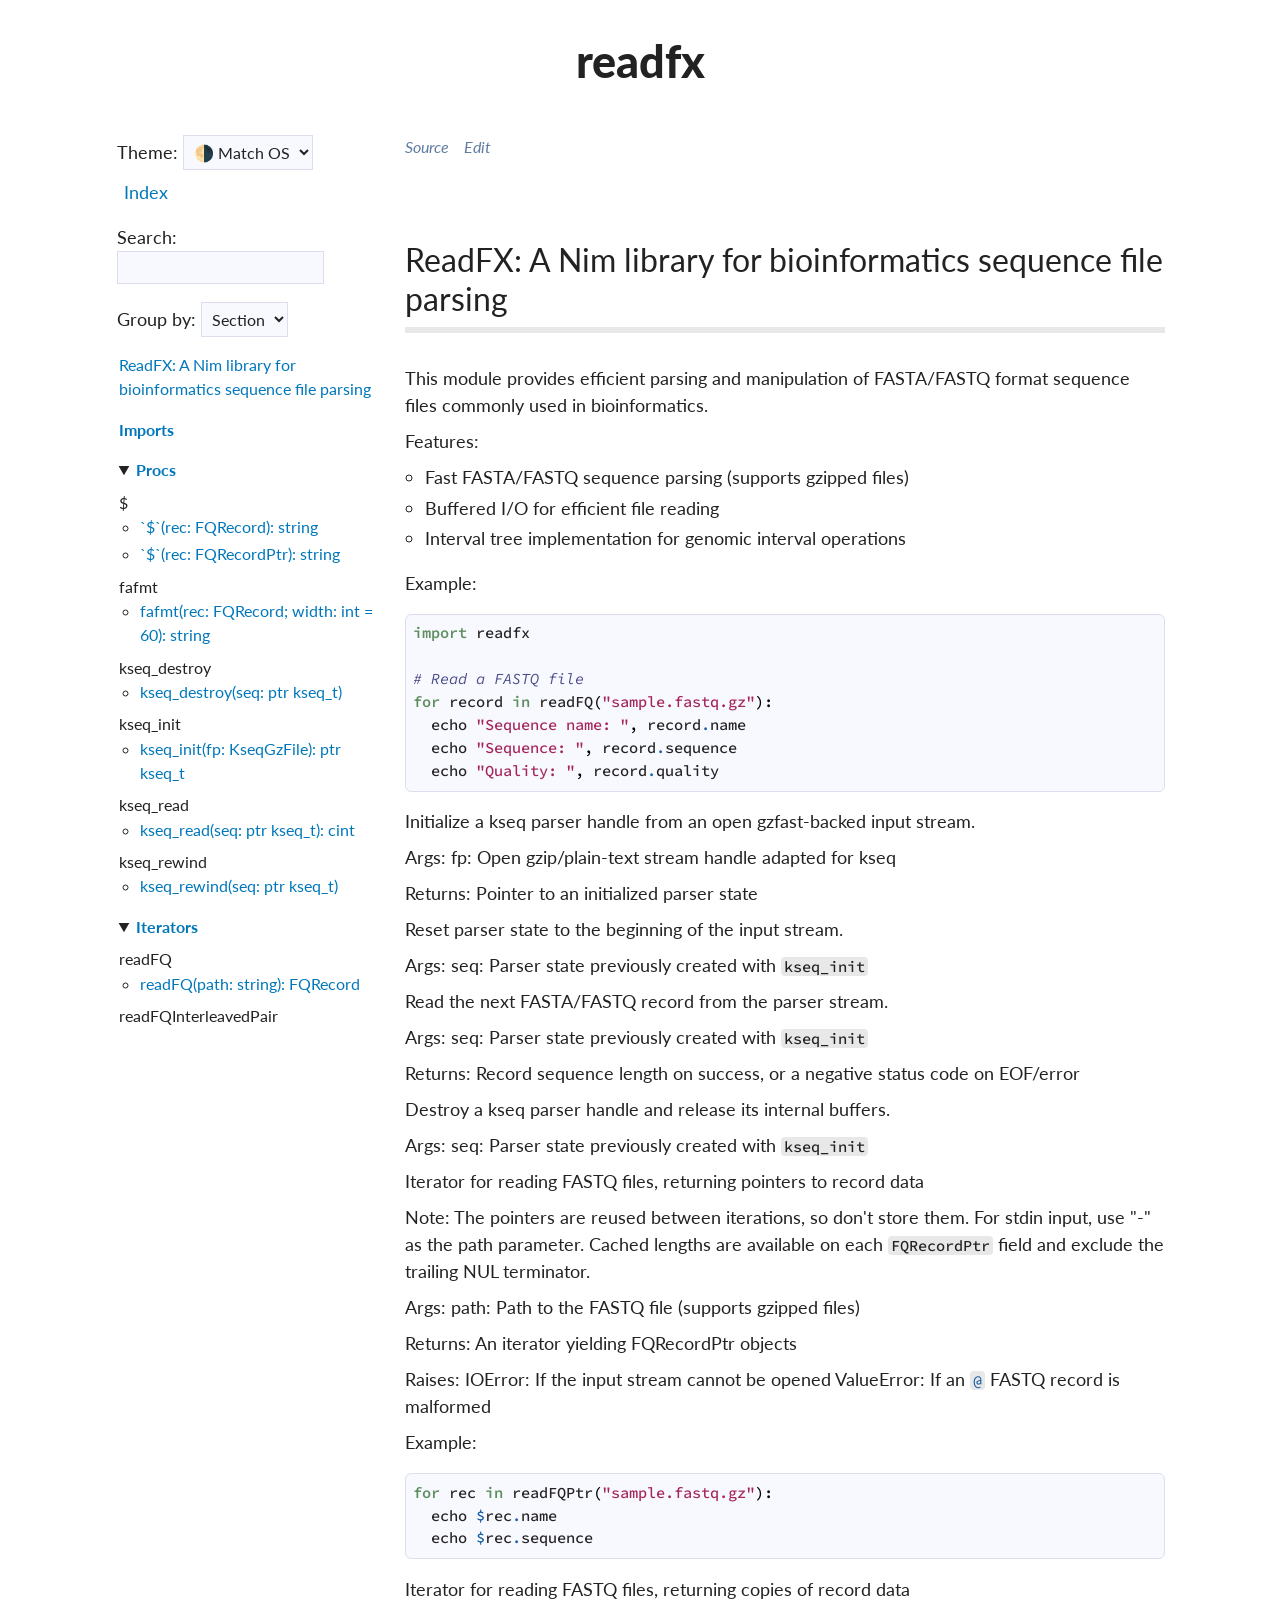
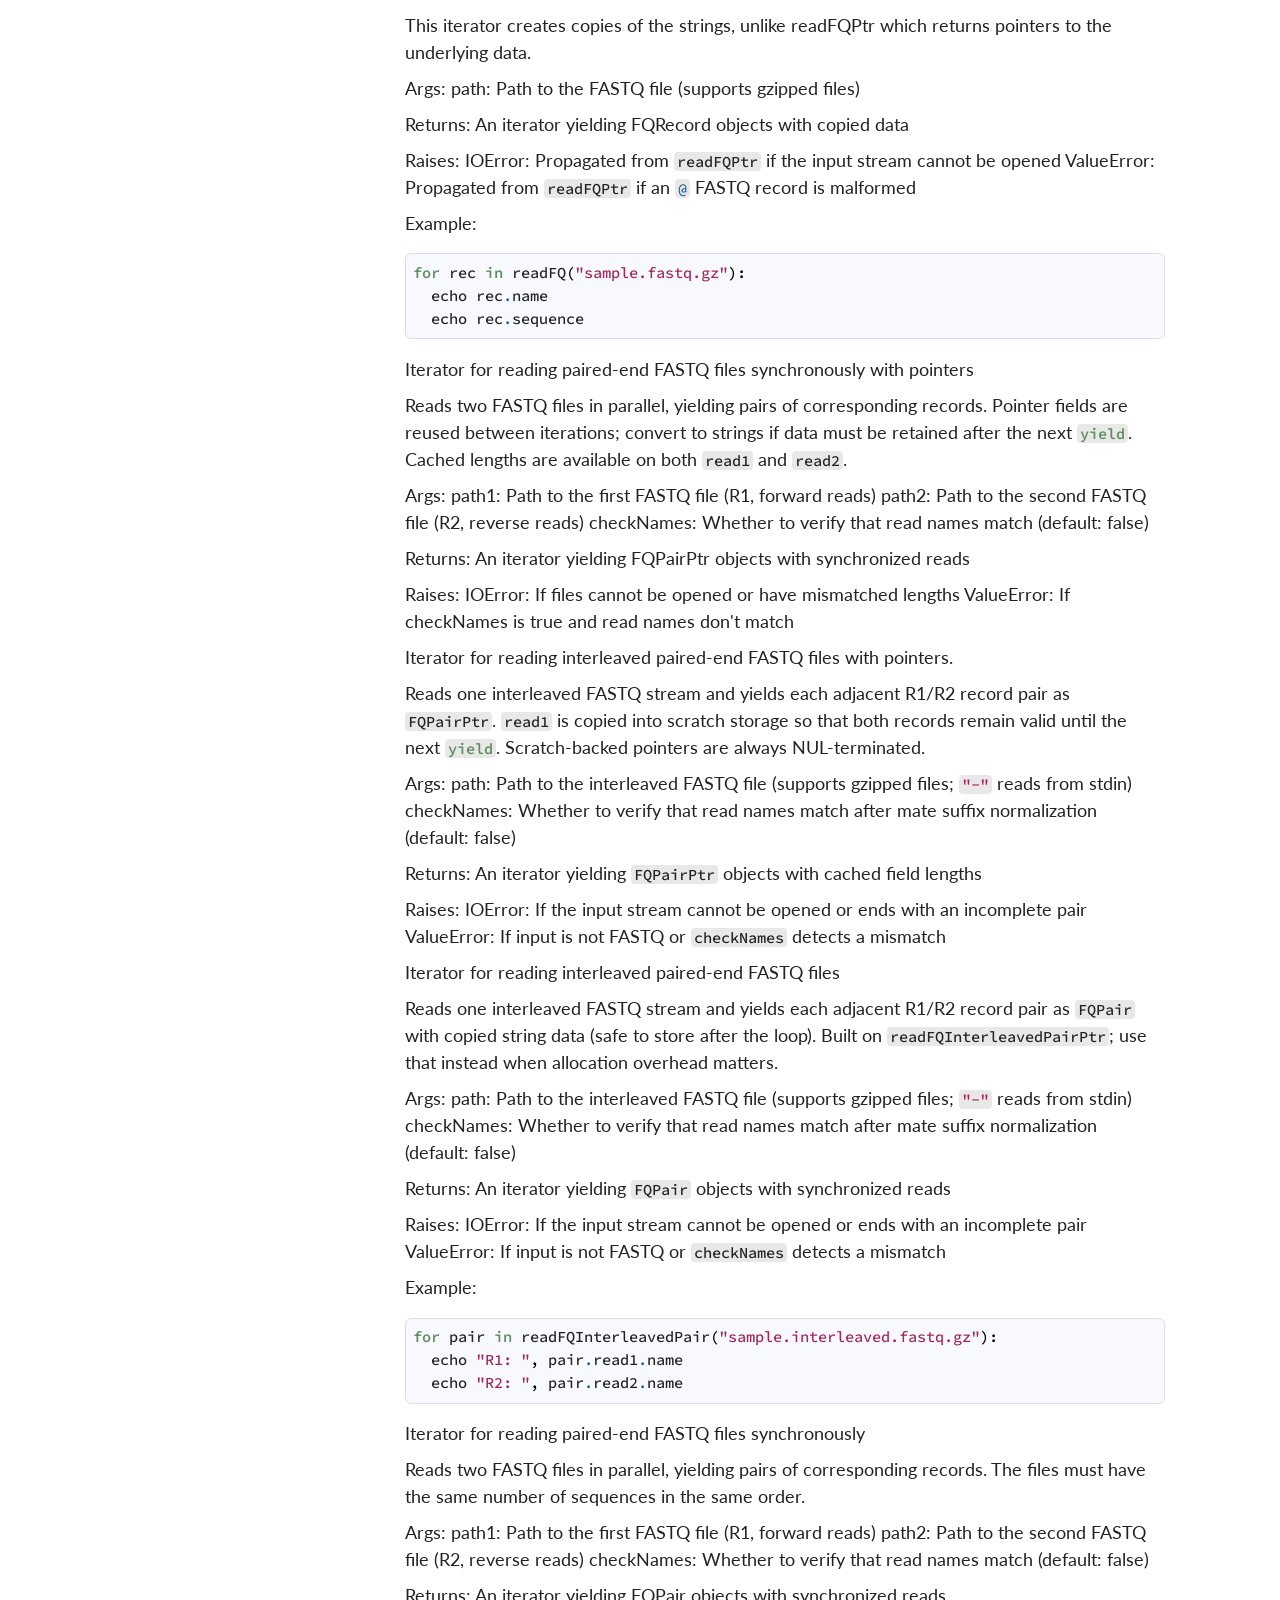
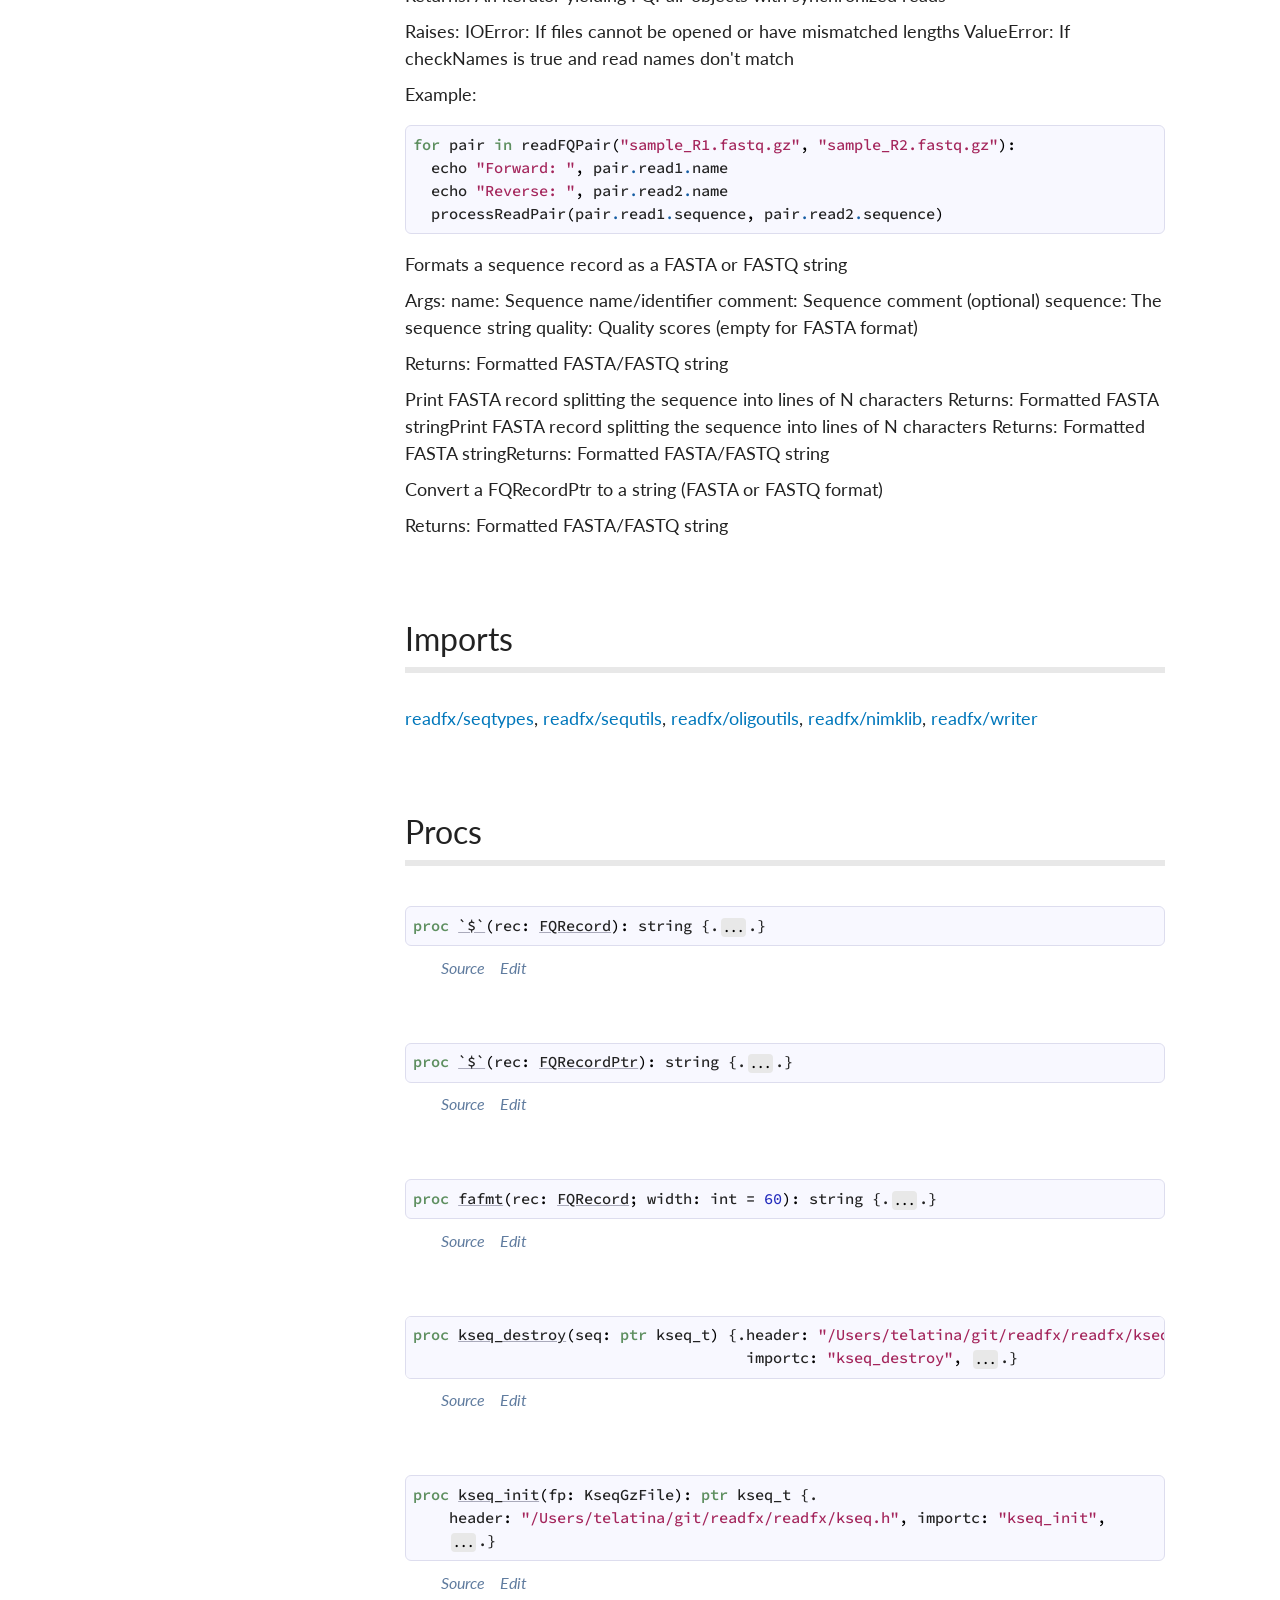
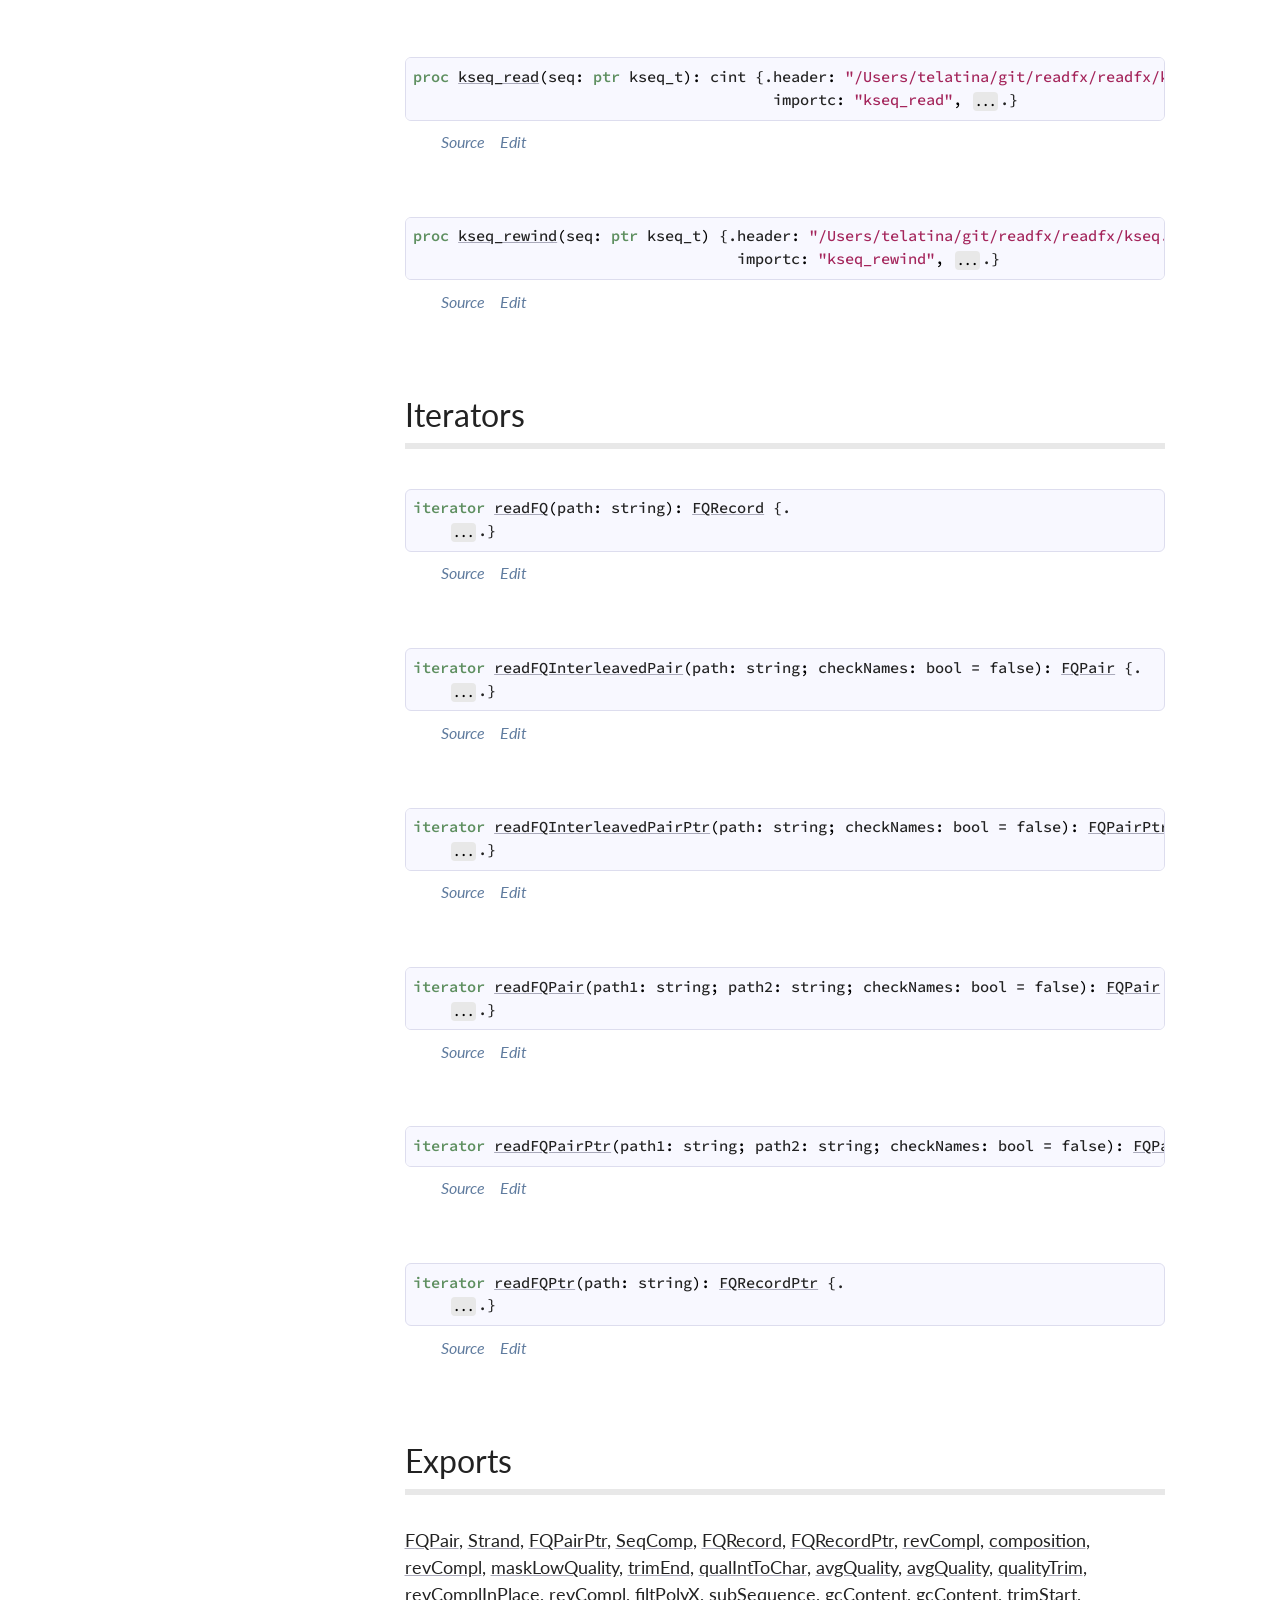
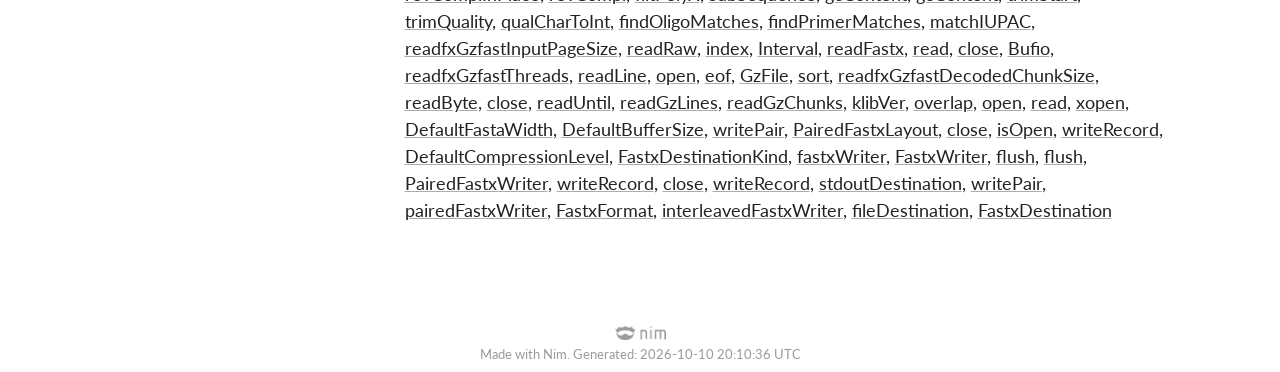
<file: docs/readfx.html>
<?xml version="1.0" encoding="utf-8" ?>
<!DOCTYPE html PUBLIC "-//W3C//DTD XHTML 1.0 Transitional//EN" "https://www.w3.org/TR/xhtml1/DTD/xhtml1-transitional.dtd">
<!--  This file is generated by Nim. -->
<html xmlns="https://www.w3.org/1999/xhtml" xml:lang="en" lang="en" data-theme="auto">
<head>
<meta http-equiv="Content-Type" content="text/html; charset=utf-8" />
<meta name="viewport" content="width=device-width, initial-scale=1.0">
<title>readfx</title>

<!-- Google fonts -->
<link href='https://fonts.googleapis.com/css?family=Lato:400,600,900' rel='stylesheet' type='text/css'/>
<link href='https://fonts.googleapis.com/css?family=Source+Code+Pro:400,500,600' rel='stylesheet' type='text/css'/>

<!-- Favicon -->
<link rel="shortcut icon" href="[data-uri]"/>
<link rel="icon" type="image/png" sizes="32x32" href="[data-uri]">

<!-- CSS -->
<link rel="stylesheet" type="text/css" href="nimdoc.out.css?v=2.2.12">

<!-- JS -->
<script type="text/javascript" src="dochack.js?v=2.2.12"></script>
</head>
<body>
  <div class="document" id="documentId">
    <input type="checkbox" id="nav-toggle" hidden>
    <label for="nav-toggle" id="nav-burger">&#9776;</label>
    <label for="nav-toggle" id="nav-overlay"></label>
    <div class="container">
      <h1 class="title">readfx</h1>
      <div class="row">
  <div class="three columns">
    <div class="theme-select-wrapper">
      <label for="theme-select">Theme:&nbsp;</label>
      <select id="theme-select" onchange="setTheme(this.value)">
        <option value="auto">🌗 Match OS</option>
        <option value="dark">🌑 Dark</option>
        <option value="light">🌕 Light</option>
      </select>
    </div>
    <div id="global-links">
      <ul class="simple">
        <li><a id="indexLink" href="theindex.html">Index</a></li>
      </ul>
    </div>
    <div id="searchInputDiv">
      Search: <input type="search" id="searchInput" oninput="search()"/>
    </div>
    <div>
      Group by:
      <select onchange="groupBy(this.value)">
        <option value="section">Section</option>
        <option value="type">Type</option>
      </select>
    </div>
    <ul class="simple simple-toc" id="toc-list">
  <li><a class="reference" id="readfxcolon-a-nim-library-for-bioinformatics-sequence-file-parsing_toc" href="#readfxcolon-a-nim-library-for-bioinformatics-sequence-file-parsing">ReadFX: A Nim library for bioinformatics sequence file parsing</a></li>
<li>
  <a class="reference reference-toplevel" href="#6" id="56">Imports</a>
</li>
<li>
  <details open>
    <summary><a class="reference reference-toplevel" href="#12" id="62">Procs</a></summary>
    <ul class="simple simple-toc-section">
      <ul class="simple nested-toc-section">$
  <li><a class="reference" href="#%24%2CFQRecord" title="`$`(rec: FQRecord): string">`$`(rec: FQRecord): string</a></li>
<li><a class="reference" href="#%24%2CFQRecordPtr" title="`$`(rec: FQRecordPtr): string">`$`(rec: FQRecordPtr): string</a></li>

</ul>
<ul class="simple nested-toc-section">fafmt
  <li><a class="reference" href="#fafmt%2CFQRecord%2Cint" title="fafmt(rec: FQRecord; width: int = 60): string">fafmt(rec: FQRecord; width: int = 60): string</a></li>

</ul>
<ul class="simple nested-toc-section">kseq_destroy
  <li><a class="reference" href="#kseq_destroy%2Cptr.kseq_t" title="kseq_destroy(seq: ptr kseq_t)">kseq_destroy(seq: ptr kseq_t)</a></li>

</ul>
<ul class="simple nested-toc-section">kseq_init
  <li><a class="reference" href="#kseq_init%2CKseqGzFile" title="kseq_init(fp: KseqGzFile): ptr kseq_t">kseq_init(fp: KseqGzFile): ptr kseq_t</a></li>

</ul>
<ul class="simple nested-toc-section">kseq_read
  <li><a class="reference" href="#kseq_read%2Cptr.kseq_t" title="kseq_read(seq: ptr kseq_t): cint">kseq_read(seq: ptr kseq_t): cint</a></li>

</ul>
<ul class="simple nested-toc-section">kseq_rewind
  <li><a class="reference" href="#kseq_rewind%2Cptr.kseq_t" title="kseq_rewind(seq: ptr kseq_t)">kseq_rewind(seq: ptr kseq_t)</a></li>

</ul>

    </ul>
  </details>
</li>
<li>
  <details open>
    <summary><a class="reference reference-toplevel" href="#15" id="65">Iterators</a></summary>
    <ul class="simple simple-toc-section">
      <ul class="simple nested-toc-section">readFQ
  <li><a class="reference" href="#readFQ.i%2Cstring" title="readFQ(path: string): FQRecord">readFQ(path: string): FQRecord</a></li>

</ul>
<ul class="simple nested-toc-section">readFQInterleavedPair
  <li><a class="reference" href="#readFQInterleavedPair.i%2Cstring%2Cbool" title="readFQInterleavedPair(path: string; checkNames: bool = false): FQPair">readFQInterleavedPair(path: string; checkNames: bool = false): FQPair</a></li>

</ul>
<ul class="simple nested-toc-section">readFQInterleavedPairPtr
  <li><a class="reference" href="#readFQInterleavedPairPtr.i%2Cstring%2Cbool" title="readFQInterleavedPairPtr(path: string; checkNames: bool = false): FQPairPtr">readFQInterleavedPairPtr(path: string; checkNames: bool = false): FQPairPtr</a></li>

</ul>
<ul class="simple nested-toc-section">readFQPair
  <li><a class="reference" href="#readFQPair.i%2Cstring%2Cstring%2Cbool" title="readFQPair(path1: string; path2: string; checkNames: bool = false): FQPair">readFQPair(path1: string; path2: string; checkNames: bool = false): FQPair</a></li>

</ul>
<ul class="simple nested-toc-section">readFQPairPtr
  <li><a class="reference" href="#readFQPairPtr.i%2Cstring%2Cstring%2Cbool" title="readFQPairPtr(path1: string; path2: string; checkNames: bool = false): FQPairPtr">readFQPairPtr(path1: string; path2: string; checkNames: bool = false): FQPairPtr</a></li>

</ul>
<ul class="simple nested-toc-section">readFQPtr
  <li><a class="reference" href="#readFQPtr.i%2Cstring" title="readFQPtr(path: string): FQRecordPtr">readFQPtr(path: string): FQRecordPtr</a></li>

</ul>

    </ul>
  </details>
</li>
<li>
  <a class="reference reference-toplevel" href="#19" id="69">Exports</a>
</li>

</ul>

  </div>
  <div class="nine columns" id="content">
    <a href="https://github.com/quadram-institute-bioscience/readfx//tree/main/readfx.nim#L1" class="link-seesrc" target="_blank">Source</a>&nbsp;&nbsp;
<a href="https://github.com/quadram-institute-bioscience/readfx//edit/devel/readfx.nim#L1" class="link-seesrc" target="_blank" >Edit</a>&nbsp;&nbsp;

    <div id="tocRoot"></div>
    
    <p class="module-desc">
<h1><a class="toc-backref" id="readfxcolon-a-nim-library-for-bioinformatics-sequence-file-parsing" href="#readfxcolon-a-nim-library-for-bioinformatics-sequence-file-parsing">ReadFX: A Nim library for bioinformatics sequence file parsing</a></h1><p>This module provides efficient parsing and manipulation of FASTA/FASTQ format sequence files commonly used in bioinformatics.</p>
<p>Features:</p>
<ul class="simple"><li>Fast FASTA/FASTQ sequence parsing (supports gzipped files)</li>
<li>Buffered I/O for efficient file reading</li>
<li>Interval tree implementation for genomic interval operations</li>
</ul>
<p>Example:</p>
<p><pre class="listing"><span class="Keyword">import</span> <span class="Identifier">readfx</span>

<span class="Comment"># Read a FASTQ file</span>
<span class="Keyword">for</span> <span class="Identifier">record</span> <span class="Keyword">in</span> <span class="Identifier">readFQ</span><span class="Punctuation">(</span><span class="StringLit">&quot;sample.fastq.gz&quot;</span><span class="Punctuation">)</span><span class="Punctuation">:</span>
  <span class="Identifier">echo</span> <span class="StringLit">&quot;Sequence name: &quot;</span><span class="Punctuation">,</span> <span class="Identifier">record</span><span class="Operator">.</span><span class="Identifier">name</span>
  <span class="Identifier">echo</span> <span class="StringLit">&quot;Sequence: &quot;</span><span class="Punctuation">,</span> <span class="Identifier">record</span><span class="Operator">.</span><span class="Identifier">sequence</span>
  <span class="Identifier">echo</span> <span class="StringLit">&quot;Quality: &quot;</span><span class="Punctuation">,</span> <span class="Identifier">record</span><span class="Operator">.</span><span class="Identifier">quality</span>
</pre> </p>
<p>Initialize a kseq parser handle from an open gzfast-backed input stream.</p>
<p>Args: fp: Open gzip/plain-text stream handle adapted for kseq</p>
<p>Returns: Pointer to an initialized parser state</p>
<p>Reset parser state to the beginning of the input stream.</p>
<p>Args: seq: Parser state previously created with <tt class="docutils literal"><span class="pre"><span class="Identifier">kseq_init</span></span></tt></p>
<p>Read the next FASTA/FASTQ record from the parser stream.</p>
<p>Args: seq: Parser state previously created with <tt class="docutils literal"><span class="pre"><span class="Identifier">kseq_init</span></span></tt></p>
<p>Returns: Record sequence length on success, or a negative status code on EOF/error</p>
<p>Destroy a kseq parser handle and release its internal buffers.</p>
<p>Args: seq: Parser state previously created with <tt class="docutils literal"><span class="pre"><span class="Identifier">kseq_init</span></span></tt></p>
<p>Iterator for reading FASTQ files, returning pointers to record data</p>
<p>Note: The pointers are reused between iterations, so don't store them. For stdin input, use &quot;-&quot; as the path parameter. Cached lengths are available on each <tt class="docutils literal"><span class="pre"><span class="Identifier">FQRecordPtr</span></span></tt> field and exclude the trailing NUL terminator.</p>
<p>Args: path: Path to the FASTQ file (supports gzipped files)</p>
<p>Returns: An iterator yielding FQRecordPtr objects</p>
<p>Raises: IOError: If the input stream cannot be opened ValueError: If an <tt class="docutils literal"><span class="pre"><span class="Operator">@</span></span></tt> FASTQ record is malformed</p>
<p>Example:</p>
<p><pre class="listing"><span class="Keyword">for</span> <span class="Identifier">rec</span> <span class="Keyword">in</span> <span class="Identifier">readFQPtr</span><span class="Punctuation">(</span><span class="StringLit">&quot;sample.fastq.gz&quot;</span><span class="Punctuation">)</span><span class="Punctuation">:</span>
  <span class="Identifier">echo</span> <span class="Operator">$</span><span class="Identifier">rec</span><span class="Operator">.</span><span class="Identifier">name</span>
  <span class="Identifier">echo</span> <span class="Operator">$</span><span class="Identifier">rec</span><span class="Operator">.</span><span class="Identifier">sequence</span></pre></p>
<p>Iterator for reading FASTQ files, returning copies of record data</p>
<p>This iterator creates copies of the strings, unlike readFQPtr which returns pointers to the underlying data.</p>
<p>Args: path: Path to the FASTQ file (supports gzipped files)</p>
<p>Returns: An iterator yielding FQRecord objects with copied data</p>
<p>Raises: IOError: Propagated from <tt class="docutils literal"><span class="pre"><span class="Identifier">readFQPtr</span></span></tt> if the input stream cannot be opened ValueError: Propagated from <tt class="docutils literal"><span class="pre"><span class="Identifier">readFQPtr</span></span></tt> if an <tt class="docutils literal"><span class="pre"><span class="Operator">@</span></span></tt> FASTQ record is malformed</p>
<p>Example:</p>
<p><pre class="listing"><span class="Keyword">for</span> <span class="Identifier">rec</span> <span class="Keyword">in</span> <span class="Identifier">readFQ</span><span class="Punctuation">(</span><span class="StringLit">&quot;sample.fastq.gz&quot;</span><span class="Punctuation">)</span><span class="Punctuation">:</span>
  <span class="Identifier">echo</span> <span class="Identifier">rec</span><span class="Operator">.</span><span class="Identifier">name</span>
  <span class="Identifier">echo</span> <span class="Identifier">rec</span><span class="Operator">.</span><span class="Identifier">sequence</span></pre></p>
<p>Iterator for reading paired-end FASTQ files synchronously with pointers</p>
<p>Reads two FASTQ files in parallel, yielding pairs of corresponding records. Pointer fields are reused between iterations; convert to strings if data must be retained after the next <tt class="docutils literal"><span class="pre"><span class="Keyword">yield</span></span></tt>. Cached lengths are available on both <tt class="docutils literal"><span class="pre"><span class="Identifier">read1</span></span></tt> and <tt class="docutils literal"><span class="pre"><span class="Identifier">read2</span></span></tt>.</p>
<p>Args: path1: Path to the first FASTQ file (R1, forward reads) path2: Path to the second FASTQ file (R2, reverse reads) checkNames: Whether to verify that read names match (default: false)</p>
<p>Returns: An iterator yielding FQPairPtr objects with synchronized reads</p>
<p>Raises: IOError: If files cannot be opened or have mismatched lengths ValueError: If checkNames is true and read names don't match</p>
<p>Iterator for reading interleaved paired-end FASTQ files with pointers.</p>
<p>Reads one interleaved FASTQ stream and yields each adjacent R1/R2 record pair as <tt class="docutils literal"><span class="pre"><span class="Identifier">FQPairPtr</span></span></tt>. <tt class="docutils literal"><span class="pre"><span class="Identifier">read1</span></span></tt> is copied into scratch storage so that both records remain valid until the next <tt class="docutils literal"><span class="pre"><span class="Keyword">yield</span></span></tt>. Scratch-backed pointers are always NUL-terminated.</p>
<p>Args: path: Path to the interleaved FASTQ file (supports gzipped files; <tt class="docutils literal"><span class="pre"><span class="StringLit">&quot;-&quot;</span></span></tt> reads from stdin) checkNames: Whether to verify that read names match after mate suffix normalization (default: false)</p>
<p>Returns: An iterator yielding <tt class="docutils literal"><span class="pre"><span class="Identifier">FQPairPtr</span></span></tt> objects with cached field lengths</p>
<p>Raises: IOError: If the input stream cannot be opened or ends with an incomplete pair ValueError: If input is not FASTQ or <tt class="docutils literal"><span class="pre"><span class="Identifier">checkNames</span></span></tt> detects a mismatch</p>
<p>Iterator for reading interleaved paired-end FASTQ files</p>
<p>Reads one interleaved FASTQ stream and yields each adjacent R1/R2 record pair as <tt class="docutils literal"><span class="pre"><span class="Identifier">FQPair</span></span></tt> with copied string data (safe to store after the loop). Built on <tt class="docutils literal"><span class="pre"><span class="Identifier">readFQInterleavedPairPtr</span></span></tt>; use that instead when allocation overhead matters.</p>
<p>Args: path: Path to the interleaved FASTQ file (supports gzipped files; <tt class="docutils literal"><span class="pre"><span class="StringLit">&quot;-&quot;</span></span></tt> reads from stdin) checkNames: Whether to verify that read names match after mate suffix normalization (default: false)</p>
<p>Returns: An iterator yielding <tt class="docutils literal"><span class="pre"><span class="Identifier">FQPair</span></span></tt> objects with synchronized reads</p>
<p>Raises: IOError: If the input stream cannot be opened or ends with an incomplete pair ValueError: If input is not FASTQ or <tt class="docutils literal"><span class="pre"><span class="Identifier">checkNames</span></span></tt> detects a mismatch</p>
<p>Example:</p>
<p><pre class="listing"><span class="Keyword">for</span> <span class="Identifier">pair</span> <span class="Keyword">in</span> <span class="Identifier">readFQInterleavedPair</span><span class="Punctuation">(</span><span class="StringLit">&quot;sample.interleaved.fastq.gz&quot;</span><span class="Punctuation">)</span><span class="Punctuation">:</span>
  <span class="Identifier">echo</span> <span class="StringLit">&quot;R1: &quot;</span><span class="Punctuation">,</span> <span class="Identifier">pair</span><span class="Operator">.</span><span class="Identifier">read1</span><span class="Operator">.</span><span class="Identifier">name</span>
  <span class="Identifier">echo</span> <span class="StringLit">&quot;R2: &quot;</span><span class="Punctuation">,</span> <span class="Identifier">pair</span><span class="Operator">.</span><span class="Identifier">read2</span><span class="Operator">.</span><span class="Identifier">name</span></pre></p>
<p>Iterator for reading paired-end FASTQ files synchronously</p>
<p>Reads two FASTQ files in parallel, yielding pairs of corresponding records. The files must have the same number of sequences in the same order.</p>
<p>Args: path1: Path to the first FASTQ file (R1, forward reads) path2: Path to the second FASTQ file (R2, reverse reads) checkNames: Whether to verify that read names match (default: false)</p>
<p>Returns: An iterator yielding FQPair objects with synchronized reads</p>
<p>Raises: IOError: If files cannot be opened or have mismatched lengths ValueError: If checkNames is true and read names don't match</p>
<p>Example:</p>
<p><pre class="listing"><span class="Keyword">for</span> <span class="Identifier">pair</span> <span class="Keyword">in</span> <span class="Identifier">readFQPair</span><span class="Punctuation">(</span><span class="StringLit">&quot;sample_R1.fastq.gz&quot;</span><span class="Punctuation">,</span> <span class="StringLit">&quot;sample_R2.fastq.gz&quot;</span><span class="Punctuation">)</span><span class="Punctuation">:</span>
  <span class="Identifier">echo</span> <span class="StringLit">&quot;Forward: &quot;</span><span class="Punctuation">,</span> <span class="Identifier">pair</span><span class="Operator">.</span><span class="Identifier">read1</span><span class="Operator">.</span><span class="Identifier">name</span>
  <span class="Identifier">echo</span> <span class="StringLit">&quot;Reverse: &quot;</span><span class="Punctuation">,</span> <span class="Identifier">pair</span><span class="Operator">.</span><span class="Identifier">read2</span><span class="Operator">.</span><span class="Identifier">name</span>
  <span class="Identifier">processReadPair</span><span class="Punctuation">(</span><span class="Identifier">pair</span><span class="Operator">.</span><span class="Identifier">read1</span><span class="Operator">.</span><span class="Identifier">sequence</span><span class="Punctuation">,</span> <span class="Identifier">pair</span><span class="Operator">.</span><span class="Identifier">read2</span><span class="Operator">.</span><span class="Identifier">sequence</span><span class="Punctuation">)</span></pre></p>
<p>Formats a sequence record as a FASTA or FASTQ string</p>
<p>Args: name: Sequence name/identifier comment: Sequence comment (optional) sequence: The sequence string quality: Quality scores (empty for FASTA format)</p>
<p>Returns: Formatted FASTA/FASTQ string</p>
Print FASTA record splitting the sequence into lines of N characters Returns: Formatted FASTA stringPrint FASTA record splitting the sequence into lines of N characters Returns: Formatted FASTA stringReturns: Formatted FASTA/FASTQ string<p>Convert a FQRecordPtr to a string (FASTA or FASTQ format)</p>
<p>Returns: Formatted FASTA/FASTQ string</p>
</p>
    <div class="section" id="6">
  <h1><a class="toc-backref" href="#6">Imports</a></h1>
  <dl class="item">
    <a class="reference external" href="readfx/seqtypes.html">readfx/seqtypes</a>, <a class="reference external" href="readfx/sequtils.html">readfx/sequtils</a>, <a class="reference external" href="readfx/oligoutils.html">readfx/oligoutils</a>, <a class="reference external" href="readfx/nimklib.html">readfx/nimklib</a>, <a class="reference external" href="readfx/writer.html">readfx/writer</a>
  </dl>
</div>
<div class="section" id="12">
  <h1><a class="toc-backref" href="#12">Procs</a></h1>
  <dl class="item">
    <div id="$-procs-all">
  <div id="$,FQRecord">
  <dt><pre><span class="Keyword">proc</span> <a href="#%24%2CFQRecord"><span class="Identifier">`$`</span></a><span class="Other">(</span><span class="Identifier">rec</span><span class="Other">:</span> <a href="readfx/seqtypes.html#FQRecord"><span class="Identifier">FQRecord</span></a><span class="Other">)</span><span class="Other">:</span> <span class="Identifier">string</span> {.<span><span class="Other pragmadots">...</span></span><span class="pragmawrap"><span class="Identifier">raises</span><span class="Other">:</span> <span class="Other">[</span><span class="Other">]</span><span class="Other">,</span> <span class="Identifier">tags</span><span class="Other">:</span> <span class="Other">[</span><span class="Other">]</span><span class="Other">,</span> <span class="Identifier">forbids</span><span class="Other">:</span> <span class="Other">[</span><span class="Other">]</span></span>.}</pre></dt>
  <dd>
    
    
    <a href="https://github.com/quadram-institute-bioscience/readfx//tree/main/readfx.nim#L617" class="link-seesrc" target="_blank">Source</a>&nbsp;&nbsp;
<a href="https://github.com/quadram-institute-bioscience/readfx//edit/devel/readfx.nim#L617" class="link-seesrc" target="_blank" >Edit</a>&nbsp;&nbsp;

  </dd>
</div>
<div id="$,FQRecordPtr">
  <dt><pre><span class="Keyword">proc</span> <a href="#%24%2CFQRecordPtr"><span class="Identifier">`$`</span></a><span class="Other">(</span><span class="Identifier">rec</span><span class="Other">:</span> <a href="readfx/seqtypes.html#FQRecordPtr"><span class="Identifier">FQRecordPtr</span></a><span class="Other">)</span><span class="Other">:</span> <span class="Identifier">string</span> {.<span><span class="Other pragmadots">...</span></span><span class="pragmawrap"><span class="Identifier">raises</span><span class="Other">:</span> <span class="Other">[</span><span class="Other">]</span><span class="Other">,</span> <span class="Identifier">tags</span><span class="Other">:</span> <span class="Other">[</span><span class="Other">]</span><span class="Other">,</span> <span class="Identifier">forbids</span><span class="Other">:</span> <span class="Other">[</span><span class="Other">]</span></span>.}</pre></dt>
  <dd>
    
    
    <a href="https://github.com/quadram-institute-bioscience/readfx//tree/main/readfx.nim#L624" class="link-seesrc" target="_blank">Source</a>&nbsp;&nbsp;
<a href="https://github.com/quadram-institute-bioscience/readfx//edit/devel/readfx.nim#L624" class="link-seesrc" target="_blank" >Edit</a>&nbsp;&nbsp;

  </dd>
</div>

</div>
<div id="fafmt-procs-all">
  <div id="fafmt,FQRecord,int">
  <dt><pre><span class="Keyword">proc</span> <a href="#fafmt%2CFQRecord%2Cint"><span class="Identifier">fafmt</span></a><span class="Other">(</span><span class="Identifier">rec</span><span class="Other">:</span> <a href="readfx/seqtypes.html#FQRecord"><span class="Identifier">FQRecord</span></a><span class="Other">;</span> <span class="Identifier">width</span><span class="Other">:</span> <span class="Identifier">int</span> <span class="Other">=</span> <span class="DecNumber">60</span><span class="Other">)</span><span class="Other">:</span> <span class="Identifier">string</span> {.<span><span class="Other pragmadots">...</span></span><span class="pragmawrap"><span class="Identifier">raises</span><span class="Other">:</span> <span class="Other">[</span><span class="Other">]</span><span class="Other">,</span> <span class="Identifier">tags</span><span class="Other">:</span> <span class="Other">[</span><span class="Other">]</span><span class="Other">,</span>
    <span class="Identifier">forbids</span><span class="Other">:</span> <span class="Other">[</span><span class="Other">]</span></span>.}</pre></dt>
  <dd>
    
    
    <a href="https://github.com/quadram-institute-bioscience/readfx//tree/main/readfx.nim#L610" class="link-seesrc" target="_blank">Source</a>&nbsp;&nbsp;
<a href="https://github.com/quadram-institute-bioscience/readfx//edit/devel/readfx.nim#L610" class="link-seesrc" target="_blank" >Edit</a>&nbsp;&nbsp;

  </dd>
</div>

</div>
<div id="kseq_destroy-procs-all">
  <div id="kseq_destroy,ptr.kseq_t">
  <dt><pre><span class="Keyword">proc</span> <a href="#kseq_destroy%2Cptr.kseq_t"><span class="Identifier">kseq_destroy</span></a><span class="Other">(</span><span class="Identifier">seq</span><span class="Other">:</span> <span class="Keyword">ptr</span> <span class="Identifier">kseq_t</span><span class="Other">)</span> {.<span class="Identifier">header</span><span class="Other">:</span> <span class="StringLit">&quot;/Users/telatina/git/readfx/readfx/kseq.h&quot;</span><span class="Other">,</span>
                                     <span class="Identifier">importc</span><span class="Other">:</span> <span class="StringLit">&quot;kseq_destroy&quot;</span><span class="Other">,</span> <span><span class="Other pragmadots">...</span></span><span class="pragmawrap"><span class="Identifier">raises</span><span class="Other">:</span> <span class="Other">[</span><span class="Other">]</span><span class="Other">,</span>
                                     <span class="Identifier">tags</span><span class="Other">:</span> <span class="Other">[</span><span class="Other">]</span><span class="Other">,</span> <span class="Identifier">forbids</span><span class="Other">:</span> <span class="Other">[</span><span class="Other">]</span></span>.}</pre></dt>
  <dd>
    
    
    <a href="https://github.com/quadram-institute-bioscience/readfx//tree/main/readfx.nim#L129" class="link-seesrc" target="_blank">Source</a>&nbsp;&nbsp;
<a href="https://github.com/quadram-institute-bioscience/readfx//edit/devel/readfx.nim#L129" class="link-seesrc" target="_blank" >Edit</a>&nbsp;&nbsp;

  </dd>
</div>

</div>
<div id="kseq_init-procs-all">
  <div id="kseq_init,KseqGzFile">
  <dt><pre><span class="Keyword">proc</span> <a href="#kseq_init%2CKseqGzFile"><span class="Identifier">kseq_init</span></a><span class="Other">(</span><span class="Identifier">fp</span><span class="Other">:</span> <span class="Identifier">KseqGzFile</span><span class="Other">)</span><span class="Other">:</span> <span class="Keyword">ptr</span> <span class="Identifier">kseq_t</span> {.
    <span class="Identifier">header</span><span class="Other">:</span> <span class="StringLit">&quot;/Users/telatina/git/readfx/readfx/kseq.h&quot;</span><span class="Other">,</span> <span class="Identifier">importc</span><span class="Other">:</span> <span class="StringLit">&quot;kseq_init&quot;</span><span class="Other">,</span>
    <span><span class="Other pragmadots">...</span></span><span class="pragmawrap"><span class="Identifier">raises</span><span class="Other">:</span> <span class="Other">[</span><span class="Other">]</span><span class="Other">,</span> <span class="Identifier">tags</span><span class="Other">:</span> <span class="Other">[</span><span class="Other">]</span><span class="Other">,</span> <span class="Identifier">forbids</span><span class="Other">:</span> <span class="Other">[</span><span class="Other">]</span></span>.}</pre></dt>
  <dd>
    
    
    <a href="https://github.com/quadram-institute-bioscience/readfx//tree/main/readfx.nim#L105" class="link-seesrc" target="_blank">Source</a>&nbsp;&nbsp;
<a href="https://github.com/quadram-institute-bioscience/readfx//edit/devel/readfx.nim#L105" class="link-seesrc" target="_blank" >Edit</a>&nbsp;&nbsp;

  </dd>
</div>

</div>
<div id="kseq_read-procs-all">
  <div id="kseq_read,ptr.kseq_t">
  <dt><pre><span class="Keyword">proc</span> <a href="#kseq_read%2Cptr.kseq_t"><span class="Identifier">kseq_read</span></a><span class="Other">(</span><span class="Identifier">seq</span><span class="Other">:</span> <span class="Keyword">ptr</span> <span class="Identifier">kseq_t</span><span class="Other">)</span><span class="Other">:</span> <span class="Identifier">cint</span> {.<span class="Identifier">header</span><span class="Other">:</span> <span class="StringLit">&quot;/Users/telatina/git/readfx/readfx/kseq.h&quot;</span><span class="Other">,</span>
                                        <span class="Identifier">importc</span><span class="Other">:</span> <span class="StringLit">&quot;kseq_read&quot;</span><span class="Other">,</span> <span><span class="Other pragmadots">...</span></span><span class="pragmawrap"><span class="Identifier">raises</span><span class="Other">:</span> <span class="Other">[</span><span class="Other">]</span><span class="Other">,</span>
                                        <span class="Identifier">tags</span><span class="Other">:</span> <span class="Other">[</span><span class="Other">]</span><span class="Other">,</span> <span class="Identifier">forbids</span><span class="Other">:</span> <span class="Other">[</span><span class="Other">]</span></span>.}</pre></dt>
  <dd>
    
    
    <a href="https://github.com/quadram-institute-bioscience/readfx//tree/main/readfx.nim#L122" class="link-seesrc" target="_blank">Source</a>&nbsp;&nbsp;
<a href="https://github.com/quadram-institute-bioscience/readfx//edit/devel/readfx.nim#L122" class="link-seesrc" target="_blank" >Edit</a>&nbsp;&nbsp;

  </dd>
</div>

</div>
<div id="kseq_rewind-procs-all">
  <div id="kseq_rewind,ptr.kseq_t">
  <dt><pre><span class="Keyword">proc</span> <a href="#kseq_rewind%2Cptr.kseq_t"><span class="Identifier">kseq_rewind</span></a><span class="Other">(</span><span class="Identifier">seq</span><span class="Other">:</span> <span class="Keyword">ptr</span> <span class="Identifier">kseq_t</span><span class="Other">)</span> {.<span class="Identifier">header</span><span class="Other">:</span> <span class="StringLit">&quot;/Users/telatina/git/readfx/readfx/kseq.h&quot;</span><span class="Other">,</span>
                                    <span class="Identifier">importc</span><span class="Other">:</span> <span class="StringLit">&quot;kseq_rewind&quot;</span><span class="Other">,</span> <span><span class="Other pragmadots">...</span></span><span class="pragmawrap"><span class="Identifier">raises</span><span class="Other">:</span> <span class="Other">[</span><span class="Other">]</span><span class="Other">,</span>
                                    <span class="Identifier">tags</span><span class="Other">:</span> <span class="Other">[</span><span class="Other">]</span><span class="Other">,</span> <span class="Identifier">forbids</span><span class="Other">:</span> <span class="Other">[</span><span class="Other">]</span></span>.}</pre></dt>
  <dd>
    
    
    <a href="https://github.com/quadram-institute-bioscience/readfx//tree/main/readfx.nim#L112" class="link-seesrc" target="_blank">Source</a>&nbsp;&nbsp;
<a href="https://github.com/quadram-institute-bioscience/readfx//edit/devel/readfx.nim#L112" class="link-seesrc" target="_blank" >Edit</a>&nbsp;&nbsp;

  </dd>
</div>

</div>

  </dl>
</div>
<div class="section" id="15">
  <h1><a class="toc-backref" href="#15">Iterators</a></h1>
  <dl class="item">
    <div id="readFQ-iterators-all">
  <div id="readFQ.i,string">
  <dt><pre><span class="Keyword">iterator</span> <a href="#readFQ.i%2Cstring"><span class="Identifier">readFQ</span></a><span class="Other">(</span><span class="Identifier">path</span><span class="Other">:</span> <span class="Identifier">string</span><span class="Other">)</span><span class="Other">:</span> <a href="readfx/seqtypes.html#FQRecord"><span class="Identifier">FQRecord</span></a> {.
    <span><span class="Other pragmadots">...</span></span><span class="pragmawrap"><span class="Identifier">raises</span><span class="Other">:</span> <span class="Other">[</span><span class="Identifier">Exception</span><span class="Other">,</span> <span class="Identifier">IOError</span><span class="Other">,</span> <span class="Identifier">ValueError</span><span class="Other">,</span> <span class="Identifier">OSError</span><span class="Other">]</span><span class="Other">,</span>
    <span class="Identifier">tags</span><span class="Other">:</span> <span class="Other">[</span><span class="Identifier">ReadIOEffect</span><span class="Other">,</span> <span class="Identifier">RootEffect</span><span class="Other">,</span> <span class="Identifier">WriteIOEffect</span><span class="Other">]</span><span class="Other">,</span> <span class="Identifier">forbids</span><span class="Other">:</span> <span class="Other">[</span><span class="Other">]</span></span>.}</pre></dt>
  <dd>
    
    
    <a href="https://github.com/quadram-institute-bioscience/readfx//tree/main/readfx.nim#L321" class="link-seesrc" target="_blank">Source</a>&nbsp;&nbsp;
<a href="https://github.com/quadram-institute-bioscience/readfx//edit/devel/readfx.nim#L321" class="link-seesrc" target="_blank" >Edit</a>&nbsp;&nbsp;

  </dd>
</div>

</div>
<div id="readFQInterleavedPair-iterators-all">
  <div id="readFQInterleavedPair.i,string,bool">
  <dt><pre><span class="Keyword">iterator</span> <a href="#readFQInterleavedPair.i%2Cstring%2Cbool"><span class="Identifier">readFQInterleavedPair</span></a><span class="Other">(</span><span class="Identifier">path</span><span class="Other">:</span> <span class="Identifier">string</span><span class="Other">;</span> <span class="Identifier">checkNames</span><span class="Other">:</span> <span class="Identifier">bool</span> <span class="Other">=</span> <span class="Identifier">false</span><span class="Other">)</span><span class="Other">:</span> <a href="readfx/seqtypes.html#FQPair"><span class="Identifier">FQPair</span></a> {.
    <span><span class="Other pragmadots">...</span></span><span class="pragmawrap"><span class="Identifier">raises</span><span class="Other">:</span> <span class="Other">[</span><span class="Identifier">Exception</span><span class="Other">,</span> <span class="Identifier">IOError</span><span class="Other">,</span> <span class="Identifier">ValueError</span><span class="Other">,</span> <span class="Identifier">OSError</span><span class="Other">]</span><span class="Other">,</span>
    <span class="Identifier">tags</span><span class="Other">:</span> <span class="Other">[</span><span class="Identifier">ReadIOEffect</span><span class="Other">,</span> <span class="Identifier">RootEffect</span><span class="Other">,</span> <span class="Identifier">WriteIOEffect</span><span class="Other">]</span><span class="Other">,</span> <span class="Identifier">forbids</span><span class="Other">:</span> <span class="Other">[</span><span class="Other">]</span></span>.}</pre></dt>
  <dd>
    
    
    <a href="https://github.com/quadram-institute-bioscience/readfx//tree/main/readfx.nim#L515" class="link-seesrc" target="_blank">Source</a>&nbsp;&nbsp;
<a href="https://github.com/quadram-institute-bioscience/readfx//edit/devel/readfx.nim#L515" class="link-seesrc" target="_blank" >Edit</a>&nbsp;&nbsp;

  </dd>
</div>

</div>
<div id="readFQInterleavedPairPtr-iterators-all">
  <div id="readFQInterleavedPairPtr.i,string,bool">
  <dt><pre><span class="Keyword">iterator</span> <a href="#readFQInterleavedPairPtr.i%2Cstring%2Cbool"><span class="Identifier">readFQInterleavedPairPtr</span></a><span class="Other">(</span><span class="Identifier">path</span><span class="Other">:</span> <span class="Identifier">string</span><span class="Other">;</span> <span class="Identifier">checkNames</span><span class="Other">:</span> <span class="Identifier">bool</span> <span class="Other">=</span> <span class="Identifier">false</span><span class="Other">)</span><span class="Other">:</span> <a href="readfx/seqtypes.html#FQPairPtr"><span class="Identifier">FQPairPtr</span></a> {.
    <span><span class="Other pragmadots">...</span></span><span class="pragmawrap"><span class="Identifier">raises</span><span class="Other">:</span> <span class="Other">[</span><span class="Identifier">Exception</span><span class="Other">,</span> <span class="Identifier">IOError</span><span class="Other">,</span> <span class="Identifier">ValueError</span><span class="Other">,</span> <span class="Identifier">IOError</span><span class="Other">,</span> <span class="Identifier">OSError</span><span class="Other">]</span><span class="Other">,</span>
    <span class="Identifier">tags</span><span class="Other">:</span> <span class="Other">[</span><span class="Identifier">ReadIOEffect</span><span class="Other">,</span> <span class="Identifier">RootEffect</span><span class="Other">,</span> <span class="Identifier">WriteIOEffect</span><span class="Other">]</span><span class="Other">,</span> <span class="Identifier">forbids</span><span class="Other">:</span> <span class="Other">[</span><span class="Other">]</span></span>.}</pre></dt>
  <dd>
    
    
    <a href="https://github.com/quadram-institute-bioscience/readfx//tree/main/readfx.nim#L429" class="link-seesrc" target="_blank">Source</a>&nbsp;&nbsp;
<a href="https://github.com/quadram-institute-bioscience/readfx//edit/devel/readfx.nim#L429" class="link-seesrc" target="_blank" >Edit</a>&nbsp;&nbsp;

  </dd>
</div>

</div>
<div id="readFQPair-iterators-all">
  <div id="readFQPair.i,string,string,bool">
  <dt><pre><span class="Keyword">iterator</span> <a href="#readFQPair.i%2Cstring%2Cstring%2Cbool"><span class="Identifier">readFQPair</span></a><span class="Other">(</span><span class="Identifier">path1</span><span class="Other">:</span> <span class="Identifier">string</span><span class="Other">;</span> <span class="Identifier">path2</span><span class="Other">:</span> <span class="Identifier">string</span><span class="Other">;</span> <span class="Identifier">checkNames</span><span class="Other">:</span> <span class="Identifier">bool</span> <span class="Other">=</span> <span class="Identifier">false</span><span class="Other">)</span><span class="Other">:</span> <a href="readfx/seqtypes.html#FQPair"><span class="Identifier">FQPair</span></a> {.
    <span><span class="Other pragmadots">...</span></span><span class="pragmawrap"><span class="Identifier">raises</span><span class="Other">:</span> <span class="Other">[</span><span class="Identifier">Exception</span><span class="Other">,</span> <span class="Identifier">IOError</span><span class="Other">,</span> <span class="Identifier">OSError</span><span class="Other">,</span> <span class="Identifier">CatchableError</span><span class="Other">,</span> <span class="Identifier">ValueError</span><span class="Other">]</span><span class="Other">,</span>
    <span class="Identifier">tags</span><span class="Other">:</span> <span class="Other">[</span><span class="Identifier">ReadIOEffect</span><span class="Other">,</span> <span class="Identifier">RootEffect</span><span class="Other">,</span> <span class="Identifier">WriteIOEffect</span><span class="Other">]</span><span class="Other">,</span> <span class="Identifier">forbids</span><span class="Other">:</span> <span class="Other">[</span><span class="Other">]</span></span>.}</pre></dt>
  <dd>
    
    
    <a href="https://github.com/quadram-institute-bioscience/readfx//tree/main/readfx.nim#L554" class="link-seesrc" target="_blank">Source</a>&nbsp;&nbsp;
<a href="https://github.com/quadram-institute-bioscience/readfx//edit/devel/readfx.nim#L554" class="link-seesrc" target="_blank" >Edit</a>&nbsp;&nbsp;

  </dd>
</div>

</div>
<div id="readFQPairPtr-iterators-all">
  <div id="readFQPairPtr.i,string,string,bool">
  <dt><pre><span class="Keyword">iterator</span> <a href="#readFQPairPtr.i%2Cstring%2Cstring%2Cbool"><span class="Identifier">readFQPairPtr</span></a><span class="Other">(</span><span class="Identifier">path1</span><span class="Other">:</span> <span class="Identifier">string</span><span class="Other">;</span> <span class="Identifier">path2</span><span class="Other">:</span> <span class="Identifier">string</span><span class="Other">;</span> <span class="Identifier">checkNames</span><span class="Other">:</span> <span class="Identifier">bool</span> <span class="Other">=</span> <span class="Identifier">false</span><span class="Other">)</span><span class="Other">:</span> <a href="readfx/seqtypes.html#FQPairPtr"><span class="Identifier">FQPairPtr</span></a> {.<span><span class="Other pragmadots">...</span></span><span class="pragmawrap"><span class="Identifier">raises</span><span class="Other">:</span> <span class="Other">[</span>
    <span class="Identifier">Exception</span><span class="Other">,</span> <span class="Identifier">IOError</span><span class="Other">,</span> <span class="Identifier">OSError</span><span class="Other">,</span> <span class="Identifier">Exception</span><span class="Other">,</span> <span class="Identifier">IOError</span><span class="Other">,</span> <span class="Identifier">OSError</span><span class="Other">,</span> <span class="Identifier">CatchableError</span><span class="Other">,</span>
    <span class="Identifier">ValueError</span><span class="Other">,</span> <span class="Identifier">IOError</span><span class="Other">,</span> <span class="Identifier">OSError</span><span class="Other">]</span><span class="Other">,</span>
    <span class="Identifier">tags</span><span class="Other">:</span> <span class="Other">[</span><span class="Identifier">ReadIOEffect</span><span class="Other">,</span> <span class="Identifier">RootEffect</span><span class="Other">,</span> <span class="Identifier">WriteIOEffect</span><span class="Other">]</span><span class="Other">,</span> <span class="Identifier">forbids</span><span class="Other">:</span> <span class="Other">[</span><span class="Other">]</span></span>.}</pre></dt>
  <dd>
    
    
    <a href="https://github.com/quadram-institute-bioscience/readfx//tree/main/readfx.nim#L348" class="link-seesrc" target="_blank">Source</a>&nbsp;&nbsp;
<a href="https://github.com/quadram-institute-bioscience/readfx//edit/devel/readfx.nim#L348" class="link-seesrc" target="_blank" >Edit</a>&nbsp;&nbsp;

  </dd>
</div>

</div>
<div id="readFQPtr-iterators-all">
  <div id="readFQPtr.i,string">
  <dt><pre><span class="Keyword">iterator</span> <a href="#readFQPtr.i%2Cstring"><span class="Identifier">readFQPtr</span></a><span class="Other">(</span><span class="Identifier">path</span><span class="Other">:</span> <span class="Identifier">string</span><span class="Other">)</span><span class="Other">:</span> <a href="readfx/seqtypes.html#FQRecordPtr"><span class="Identifier">FQRecordPtr</span></a> {.
    <span><span class="Other pragmadots">...</span></span><span class="pragmawrap"><span class="Identifier">raises</span><span class="Other">:</span> <span class="Other">[</span><span class="Identifier">Exception</span><span class="Other">,</span> <span class="Identifier">IOError</span><span class="Other">,</span> <span class="Identifier">ValueError</span><span class="Other">,</span> <span class="Identifier">IOError</span><span class="Other">,</span> <span class="Identifier">OSError</span><span class="Other">]</span><span class="Other">,</span>
    <span class="Identifier">tags</span><span class="Other">:</span> <span class="Other">[</span><span class="Identifier">ReadIOEffect</span><span class="Other">,</span> <span class="Identifier">RootEffect</span><span class="Other">,</span> <span class="Identifier">WriteIOEffect</span><span class="Other">]</span><span class="Other">,</span> <span class="Identifier">forbids</span><span class="Other">:</span> <span class="Other">[</span><span class="Other">]</span></span>.}</pre></dt>
  <dd>
    
    
    <a href="https://github.com/quadram-institute-bioscience/readfx//tree/main/readfx.nim#L275" class="link-seesrc" target="_blank">Source</a>&nbsp;&nbsp;
<a href="https://github.com/quadram-institute-bioscience/readfx//edit/devel/readfx.nim#L275" class="link-seesrc" target="_blank" >Edit</a>&nbsp;&nbsp;

  </dd>
</div>

</div>

  </dl>
</div>
<div class="section" id="19">
  <h1><a class="toc-backref" href="#19">Exports</a></h1>
  <dl class="item">
    <a href="readfx/seqtypes.html#FQPair"><span class="Identifier">FQPair</span></a>, <a href="readfx/seqtypes.html#Strand"><span class="Identifier">Strand</span></a>, <a href="readfx/seqtypes.html#FQPairPtr"><span class="Identifier">FQPairPtr</span></a>, <a href="readfx/seqtypes.html#SeqComp"><span class="Identifier">SeqComp</span></a>, <a href="readfx/seqtypes.html#FQRecord"><span class="Identifier">FQRecord</span></a>, <a href="readfx/seqtypes.html#FQRecordPtr"><span class="Identifier">FQRecordPtr</span></a>, <a href="readfx/sequtils.html#revCompl,FQRecord"><span class="Identifier">revCompl</span></a>, <a href="readfx/sequtils.html#composition,FQRecord"><span class="Identifier">composition</span></a>, <a href="readfx/sequtils.html#revCompl,FQRecord_2"><span class="Identifier">revCompl</span></a>, <a href="readfx/sequtils.html#maskLowQuality,FQRecord,int,int,char"><span class="Identifier">maskLowQuality</span></a>, <a href="readfx/sequtils.html#trimEnd,FQRecord,int"><span class="Identifier">trimEnd</span></a>, <a href="readfx/sequtils.html#qualIntToChar,int,int"><span class="Identifier">qualIntToChar</span></a>, <a href="readfx/sequtils.html#avgQuality,FQRecord,int"><span class="Identifier">avgQuality</span></a>, <a href="readfx/sequtils.html#avgQuality,string,int"><span class="Identifier">avgQuality</span></a>, <a href="readfx/sequtils.html#qualityTrim,FQRecord,int,int"><span class="Identifier">qualityTrim</span></a>, <a href="readfx/sequtils.html#revComplInPlace,string,string"><span class="Identifier">revComplInPlace</span></a>, <a href="readfx/sequtils.html#revCompl,string"><span class="Identifier">revCompl</span></a>, <a href="readfx/sequtils.html#filtPolyX,FQRecord,int,bool"><span class="Identifier">filtPolyX</span></a>, <a href="readfx/sequtils.html#subSequence,FQRecord,int,int"><span class="Identifier">subSequence</span></a>, <a href="readfx/sequtils.html#gcContent,string"><span class="Identifier">gcContent</span></a>, <a href="readfx/sequtils.html#gcContent,FQRecord"><span class="Identifier">gcContent</span></a>, <a href="readfx/sequtils.html#trimStart,FQRecord,int"><span class="Identifier">trimStart</span></a>, <a href="readfx/sequtils.html#trimQuality,string,int,int"><span class="Identifier">trimQuality</span></a>, <a href="readfx/sequtils.html#qualCharToInt,char,int"><span class="Identifier">qualCharToInt</span></a>, <a href="readfx/oligoutils.html#findOligoMatches,string,string,float,int,int"><span class="Identifier">findOligoMatches</span></a>, <a href="readfx/oligoutils.html#findPrimerMatches,string,string,float,int,int"><span class="Identifier">findPrimerMatches</span></a>, <a href="readfx/oligoutils.html#matchIUPAC,char,char"><span class="Identifier">matchIUPAC</span></a>, <a href="readfx/nimklib.html#readfxGzfastInputPageSize"><span class="Identifier">readfxGzfastInputPageSize</span></a>, <a href="readfx/nimklib.html#readRaw,GzFile,pointer,int"><span class="Identifier">readRaw</span></a>, <a href="readfx/nimklib.html#index,seq[Interval[S,T]]"><span class="Identifier">index</span></a>, <a href="readfx/nimklib.html#Interval"><span class="Identifier">Interval</span></a>, <a href="readfx/nimklib.html#readFastx,Bufio[T],FQRecord"><span class="Identifier">readFastx</span></a>, <a href="readfx/nimklib.html#read,Bufio[T],string,int,int"><span class="Identifier">read</span></a>, <a href="readfx/nimklib.html#close,Bufio[T]"><span class="Identifier">close</span></a>, <a href="readfx/nimklib.html#Bufio"><span class="Identifier">Bufio</span></a>, <a href="readfx/nimklib.html#readfxGzfastThreads"><span class="Identifier">readfxGzfastThreads</span></a>, <a href="readfx/nimklib.html#readLine,Bufio[T],string"><span class="Identifier">readLine</span></a>, <a href="readfx/nimklib.html#open,GzFile,string,FileMode,int"><span class="Identifier">open</span></a>, <a href="readfx/nimklib.html#eof,Bufio[T]"><span class="Identifier">eof</span></a>, <a href="readfx/nimklib.html#GzFile"><span class="Identifier">GzFile</span></a>, <a href="readfx/nimklib.html#sort,seq[Interval[S,T]]"><span class="Identifier">sort</span></a>, <a href="readfx/nimklib.html#readfxGzfastDecodedChunkSize"><span class="Identifier">readfxGzfastDecodedChunkSize</span></a>, <a href="readfx/nimklib.html#readByte,Bufio[T]"><span class="Identifier">readByte</span></a>, <a href="readfx/nimklib.html#close,GzFile"><span class="Identifier">close</span></a>, <a href="readfx/nimklib.html#readUntil,Bufio[T],string,char,int,int"><span class="Identifier">readUntil</span></a>, <a href="readfx/nimklib.html#readGzLines.i,string,int"><span class="Identifier">readGzLines</span></a>, <a href="readfx/nimklib.html#readGzChunks.i,string,int,int"><span class="Identifier">readGzChunks</span></a>, <a href="readfx/nimklib.html#klibVer"><span class="Identifier">klibVer</span></a>, <a href="readfx/nimklib.html#overlap.i,seq[Interval[S,T]],S,S"><span class="Identifier">overlap</span></a>, <a href="readfx/nimklib.html#open,Bufio[T],string,FileMode,int"><span class="Identifier">open</span></a>, <a href="readfx/nimklib.html#read,GzFile,string,int,int"><span class="Identifier">read</span></a>, <a href="readfx/nimklib.html#xopen,string,FileMode,int"><span class="Identifier">xopen</span></a>, <a href="readfx/writer.html#DefaultFastaWidth"><span class="Identifier">DefaultFastaWidth</span></a>, <a href="readfx/writer.html#DefaultBufferSize"><span class="Identifier">DefaultBufferSize</span></a>, <a href="readfx/writer.html#writePair,PairedFastxWriter,FQPair"><span class="Identifier">writePair</span></a>, <a href="readfx/writer.html#PairedFastxLayout"><span class="Identifier">PairedFastxLayout</span></a>, <a href="readfx/writer.html#close,PairedFastxWriter"><span class="Identifier">close</span></a>, <a href="readfx/writer.html#isOpen,PairedFastxWriter"><span class="Identifier">isOpen</span></a>, <a href="readfx/writer.html#writeRecord,FastxWriter,string,string,string,string"><span class="Identifier">writeRecord</span></a>, <a href="readfx/writer.html#DefaultCompressionLevel"><span class="Identifier">DefaultCompressionLevel</span></a>, <a href="readfx/writer.html#FastxDestinationKind"><span class="Identifier">FastxDestinationKind</span></a>, <a href="readfx/writer.html#fastxWriter,FastxFormat,bool,FastxDestination,int,int,int,int"><span class="Identifier">fastxWriter</span></a>, <a href="readfx/writer.html#FastxWriter"><span class="Identifier">FastxWriter</span></a>, <a href="readfx/writer.html#flush,PairedFastxWriter"><span class="Identifier">flush</span></a>, <a href="readfx/writer.html#flush,FastxWriter"><span class="Identifier">flush</span></a>, <a href="readfx/writer.html#PairedFastxWriter"><span class="Identifier">PairedFastxWriter</span></a>, <a href="readfx/writer.html#writeRecord,FastxWriter,FQRecordPtr"><span class="Identifier">writeRecord</span></a>, <a href="readfx/writer.html#close,FastxWriter"><span class="Identifier">close</span></a>, <a href="readfx/writer.html#writeRecord,FastxWriter,FQRecord"><span class="Identifier">writeRecord</span></a>, <a href="readfx/writer.html#stdoutDestination"><span class="Identifier">stdoutDestination</span></a>, <a href="readfx/writer.html#writePair,PairedFastxWriter,FQPairPtr"><span class="Identifier">writePair</span></a>, <a href="readfx/writer.html#pairedFastxWriter,FastxDestination,FastxDestination,FastxFormat,bool,int,int,int,int,bool"><span class="Identifier">pairedFastxWriter</span></a>, <a href="readfx/writer.html#FastxFormat"><span class="Identifier">FastxFormat</span></a>, <a href="readfx/writer.html#interleavedFastxWriter,FastxDestination,FastxFormat,bool,int,int,int,int,bool"><span class="Identifier">interleavedFastxWriter</span></a>, <a href="readfx/writer.html#fileDestination,string"><span class="Identifier">fileDestination</span></a>, <a href="readfx/writer.html#FastxDestination"><span class="Identifier">FastxDestination</span></a>
  </dl>
</div>

  </div>
</div>

      <div class="twelve-columns footer">
        <span class="nim-sprite"></span>
        <br>
        <small style="color: var(--hint);">Made with Nim. Generated: 2026-10-10 20:10:36 UTC</small>
      </div>
    </div>
  </div>
  
</body>
</html>
</file>
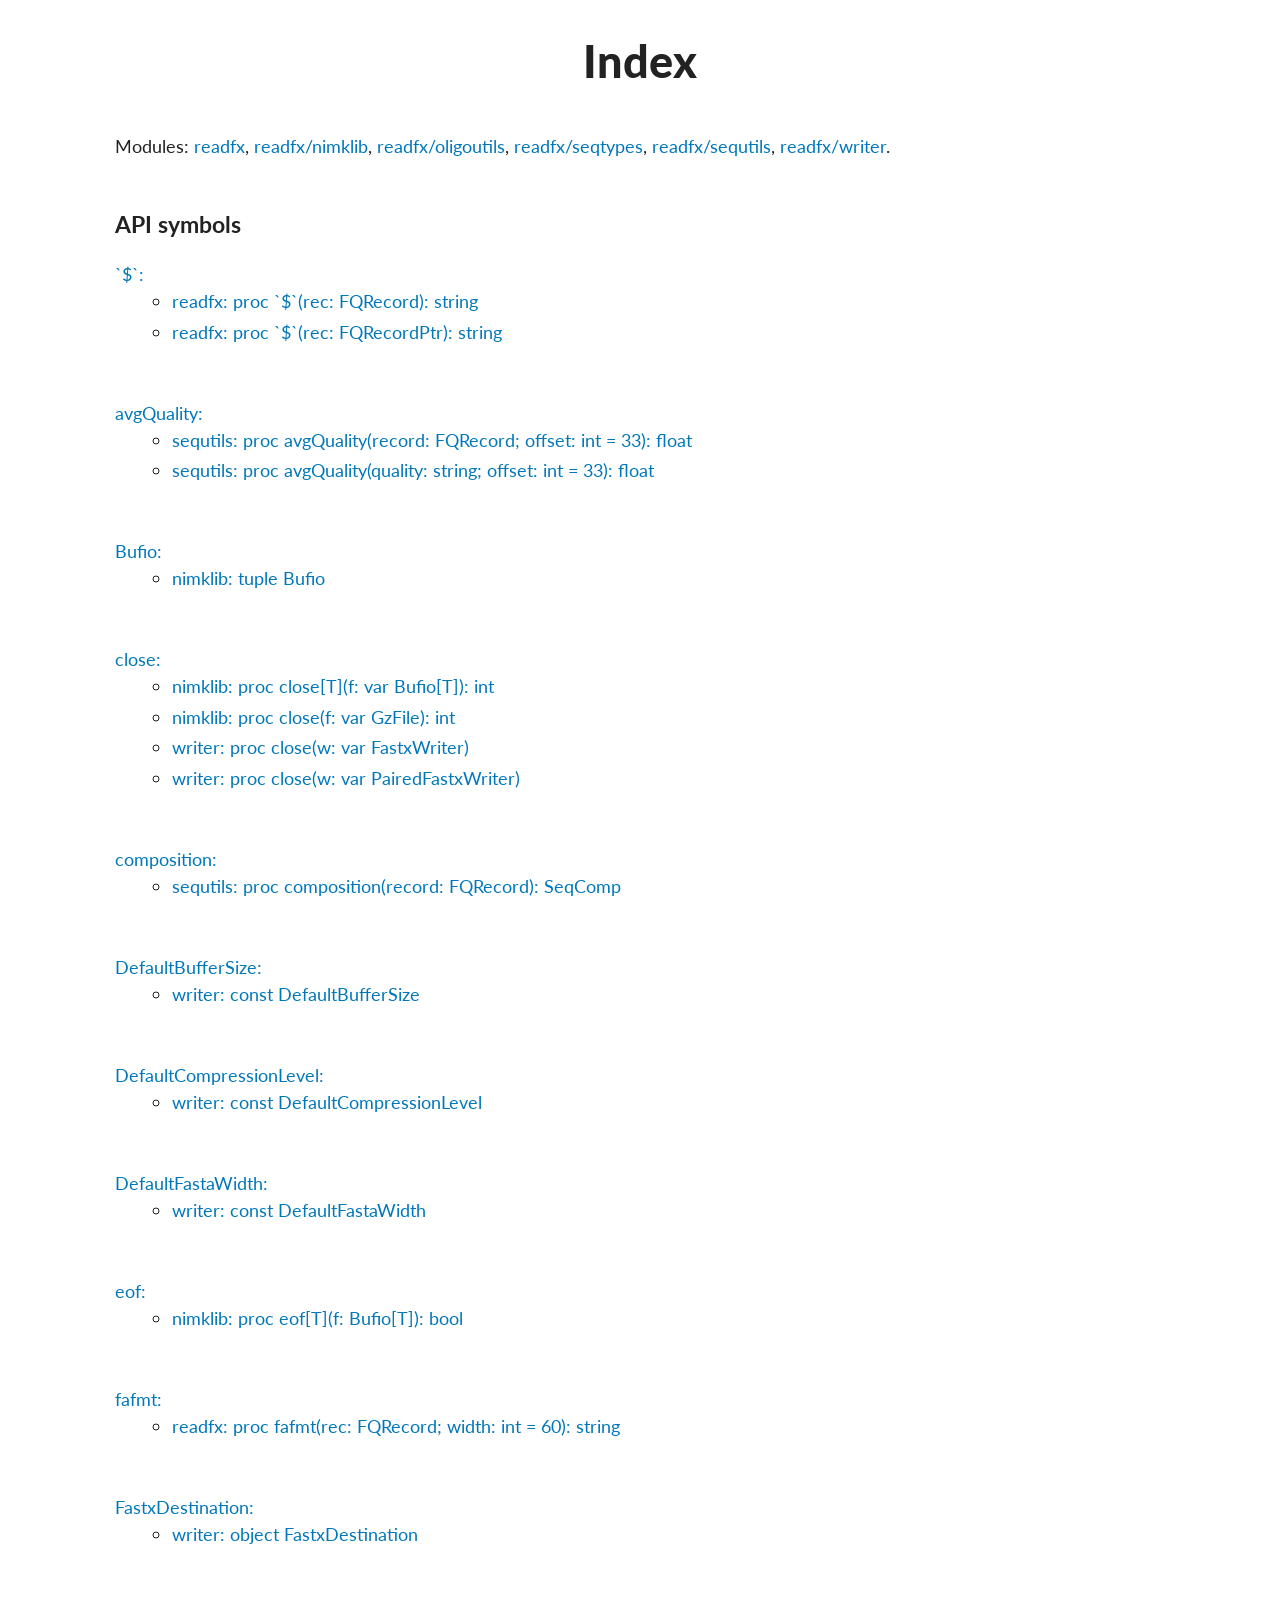
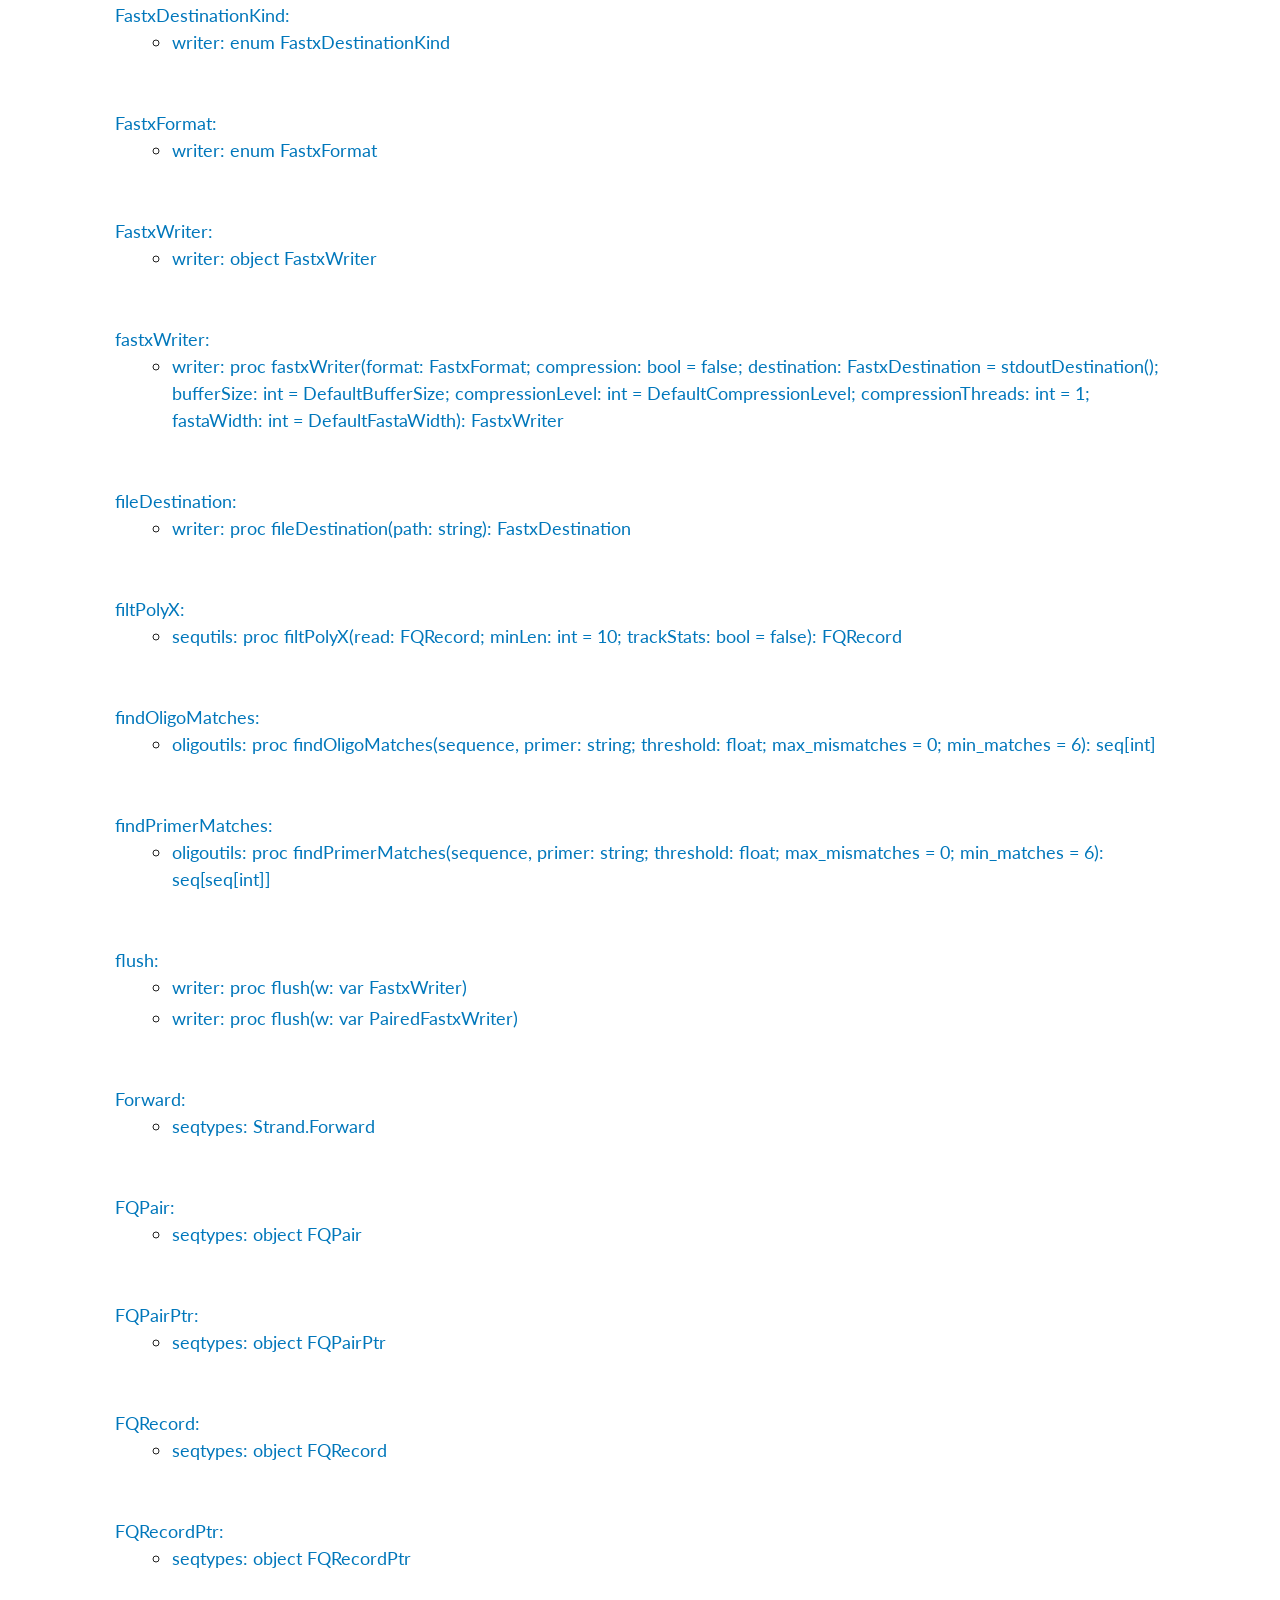
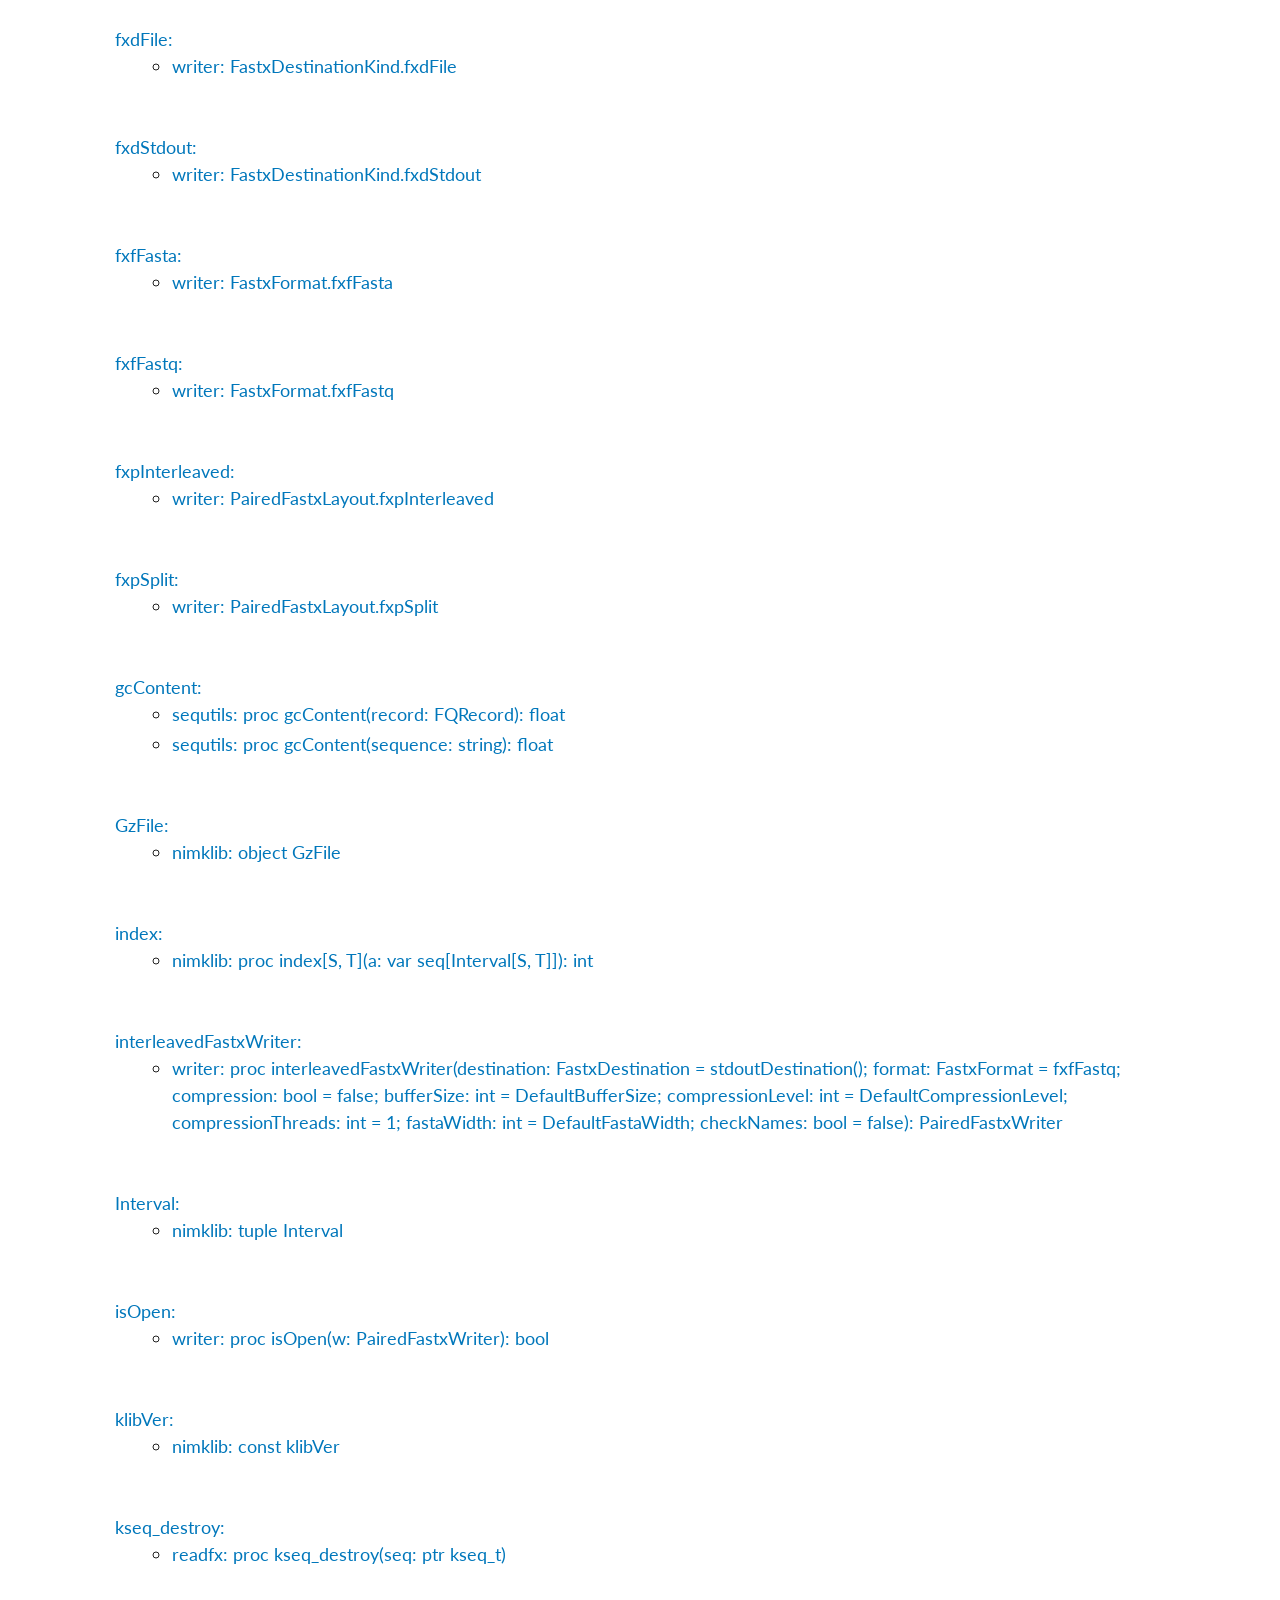
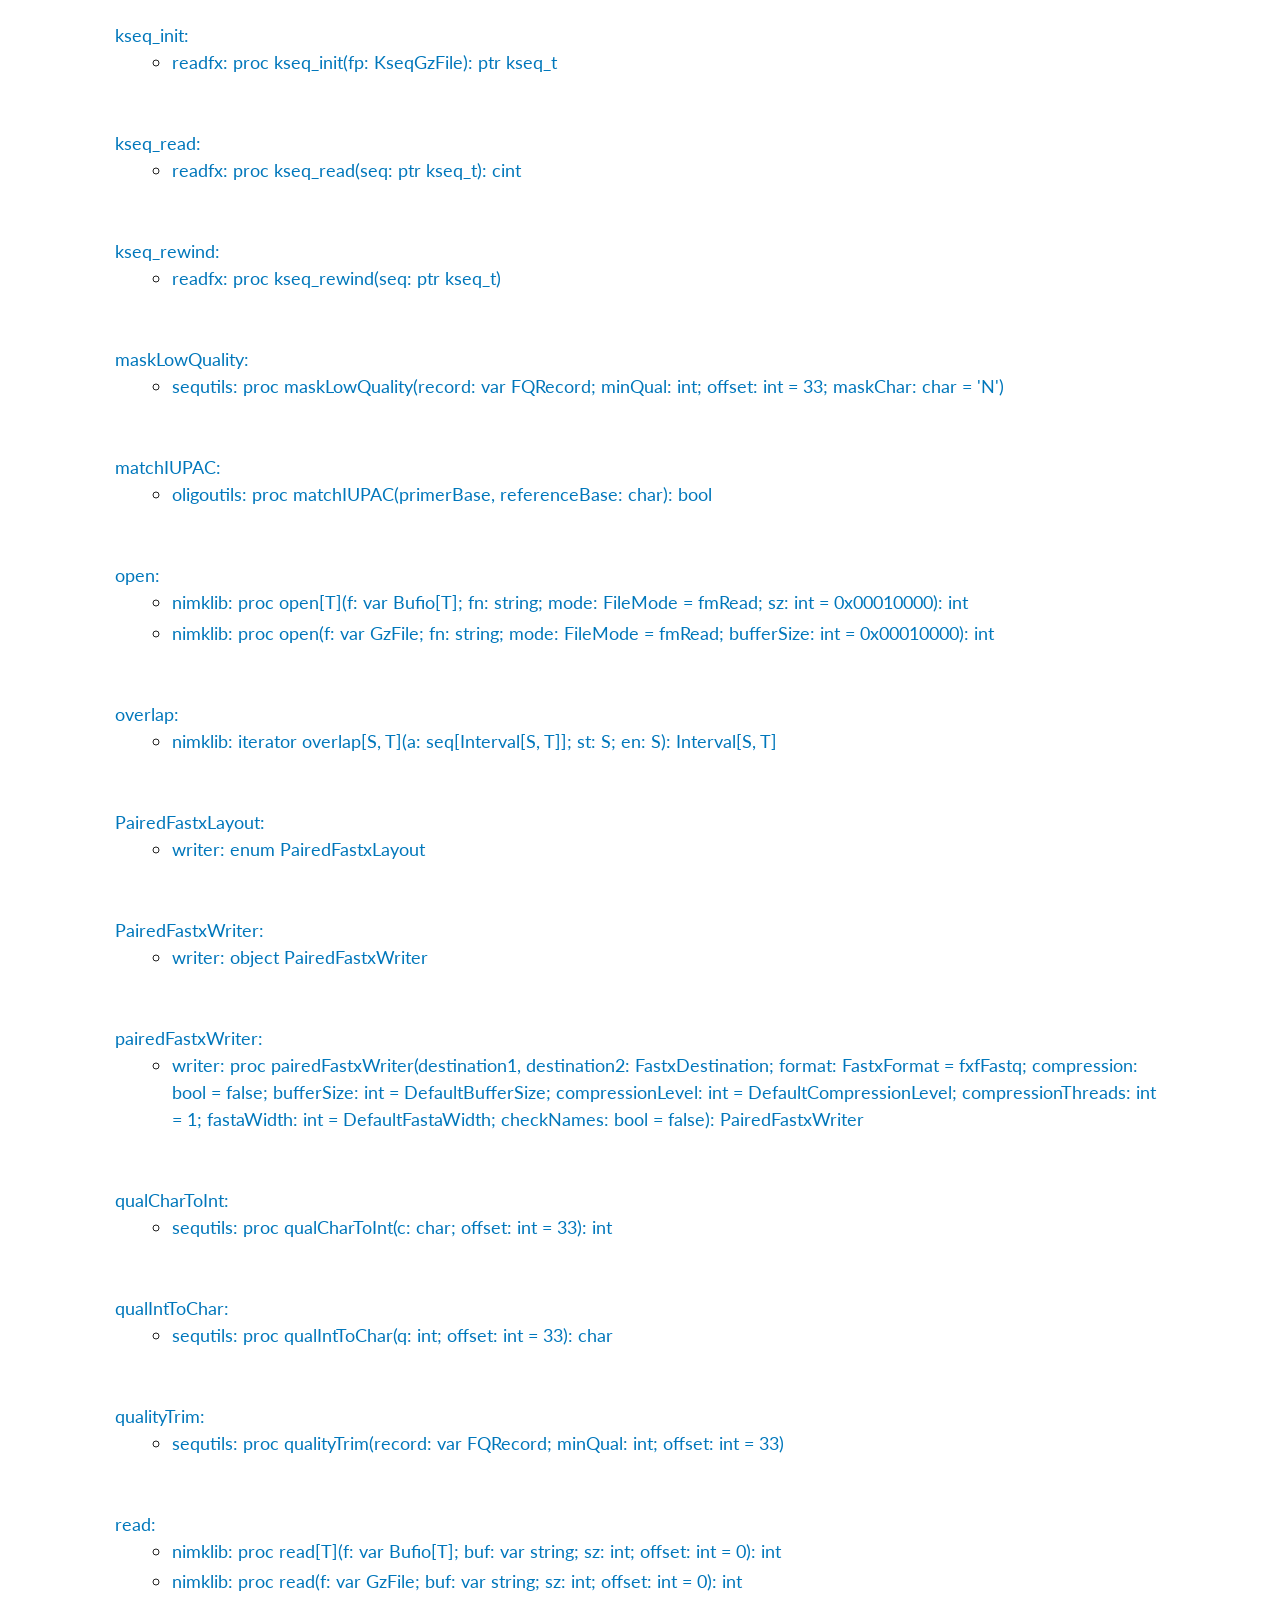
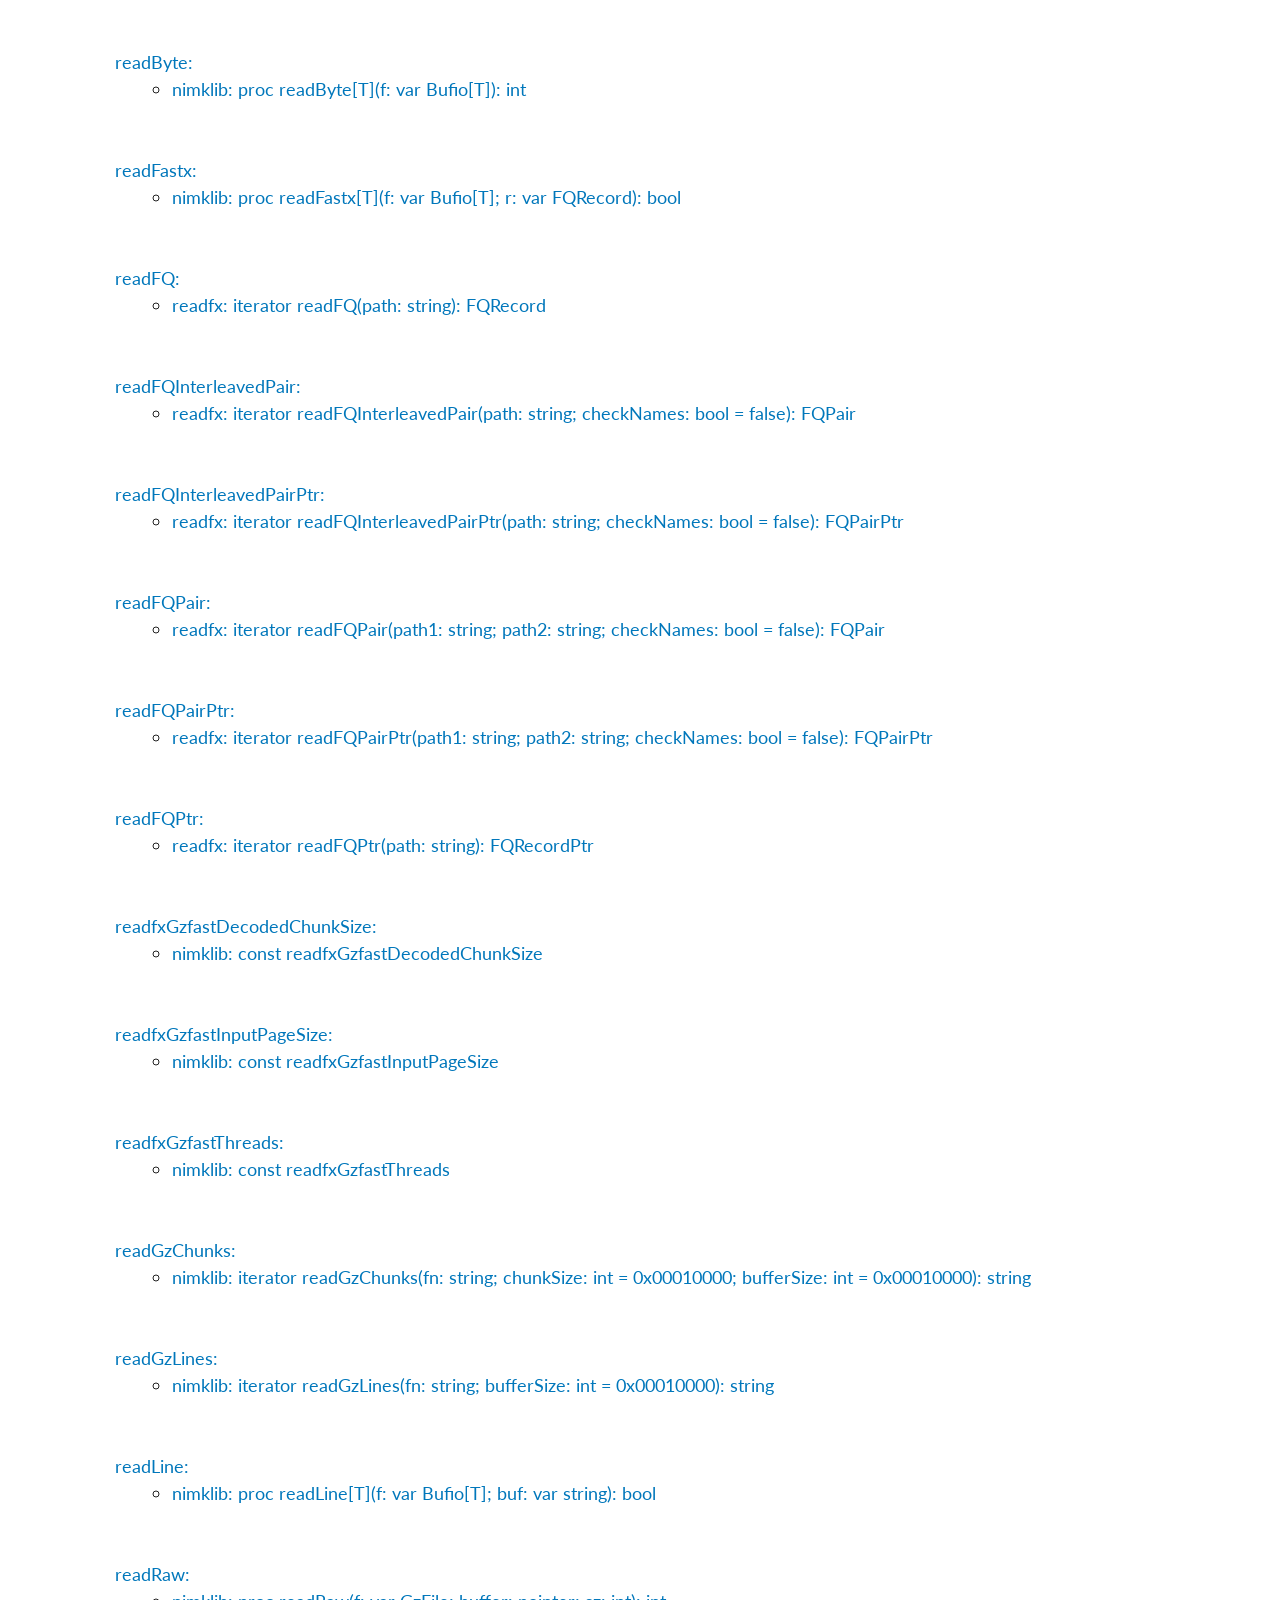
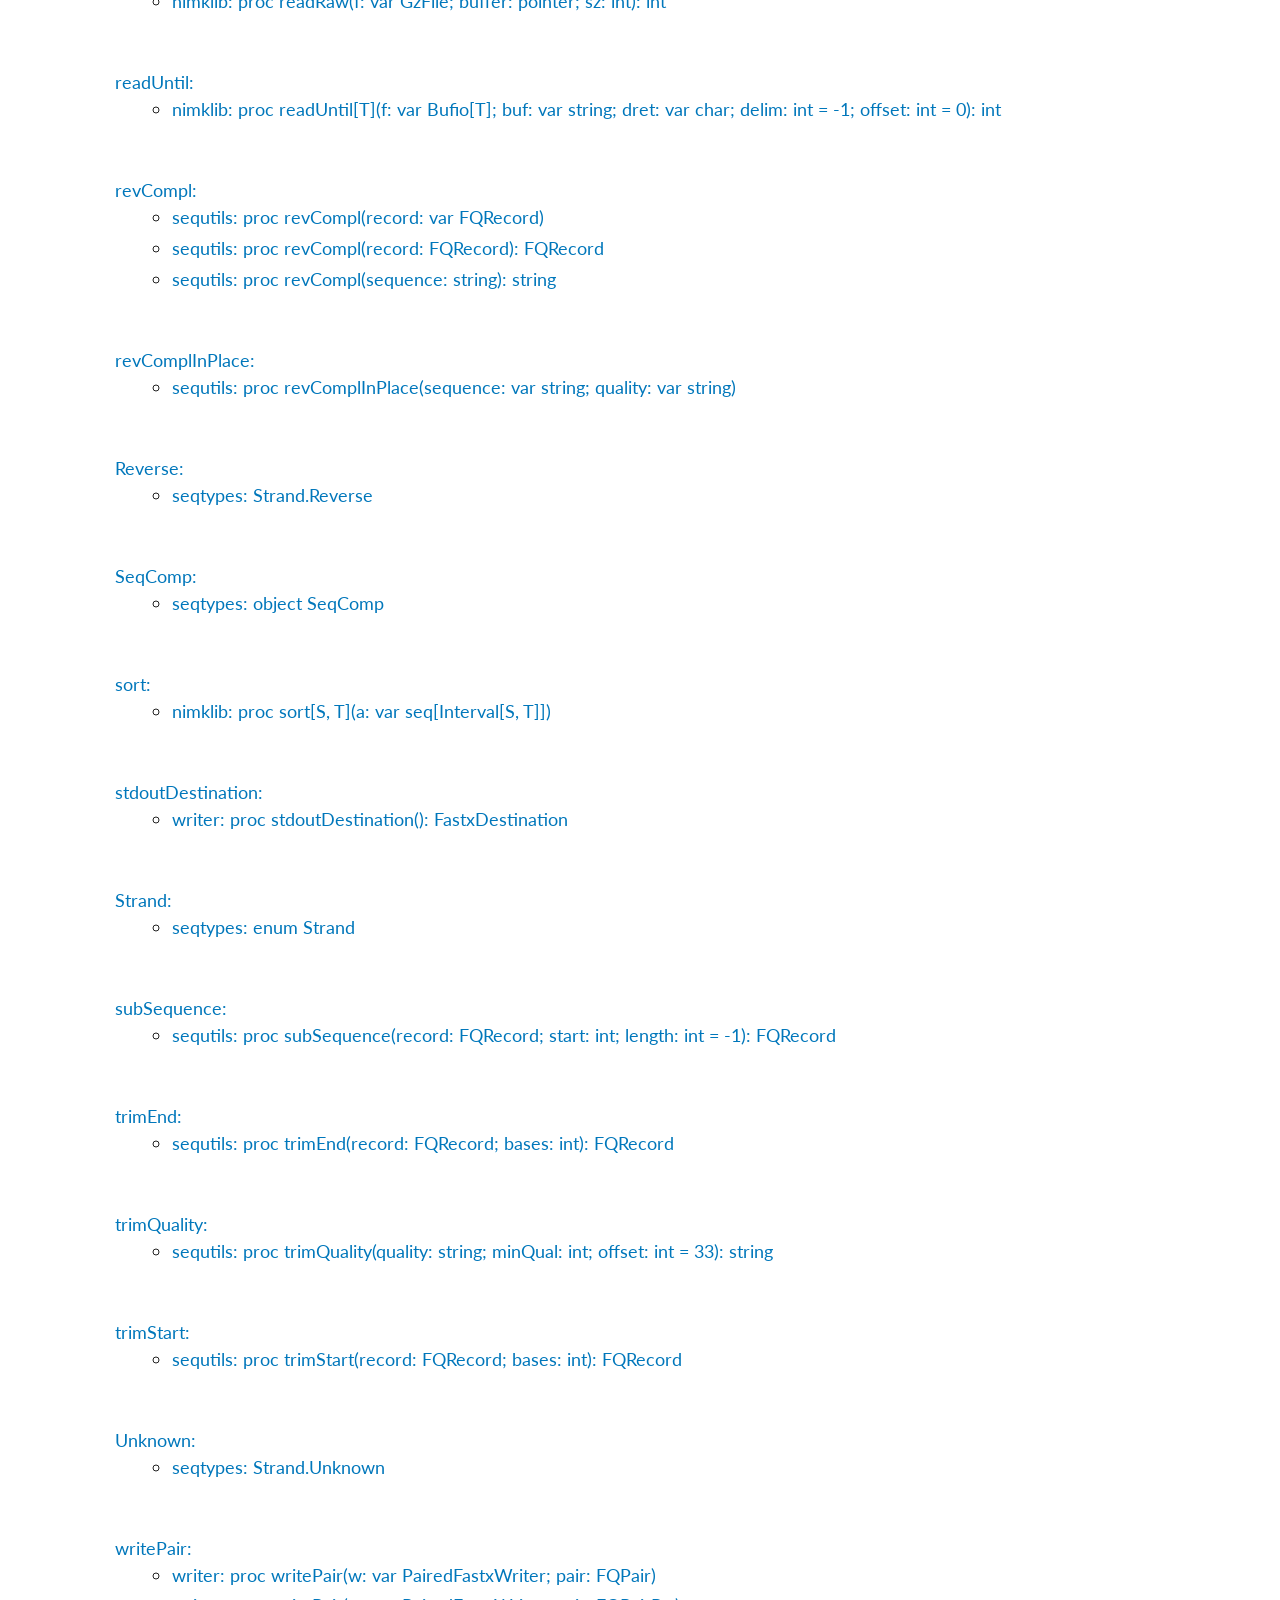
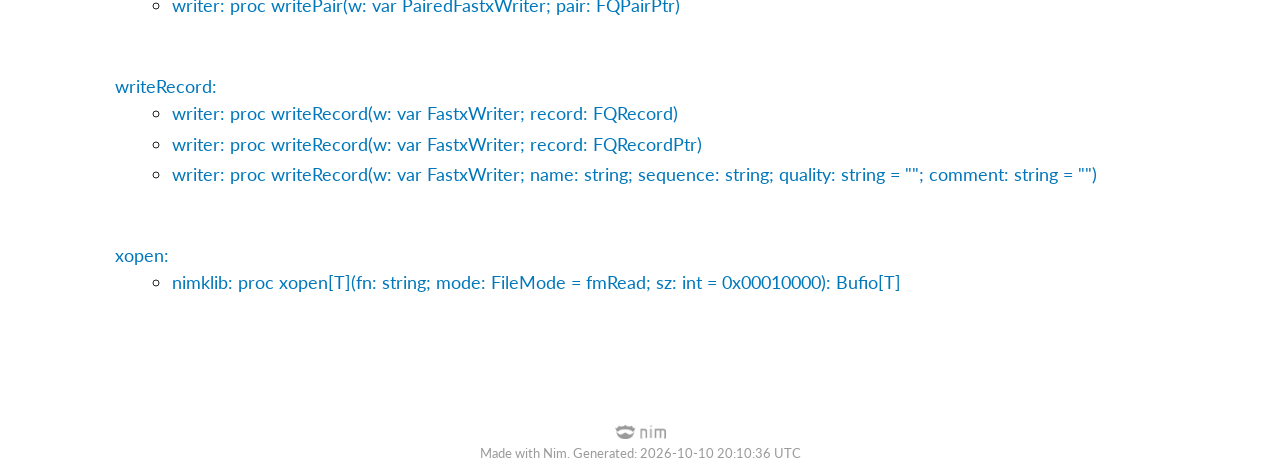
<file: docs/theindex.html>
<?xml version="1.0" encoding="utf-8" ?>
<!DOCTYPE html PUBLIC "-//W3C//DTD XHTML 1.0 Transitional//EN" "https://www.w3.org/TR/xhtml1/DTD/xhtml1-transitional.dtd">
<!--  This file is generated by Nim. -->
<html xmlns="https://www.w3.org/1999/xhtml" xml:lang="en" lang="en" data-theme="auto">
<head>
<meta http-equiv="Content-Type" content="text/html; charset=utf-8" />
<meta name="viewport" content="width=device-width, initial-scale=1.0">
<title>Index</title>

<!-- Google fonts -->
<link href='https://fonts.googleapis.com/css?family=Lato:400,600,900' rel='stylesheet' type='text/css'/>
<link href='https://fonts.googleapis.com/css?family=Source+Code+Pro:400,500,600' rel='stylesheet' type='text/css'/>

<!-- Favicon -->
<link rel="shortcut icon" href="[data-uri]"/>
<link rel="icon" type="image/png" sizes="32x32" href="[data-uri]">

<!-- CSS -->
<link rel="stylesheet" type="text/css" href="nimdoc.out.css?v=2.2.12">

<!-- JS -->
<script type="text/javascript" src="dochack.js?v=2.2.12"></script>
</head>
<body>
  <div class="document" id="documentId">
    <input type="checkbox" id="nav-toggle" hidden>
    <label for="nav-toggle" id="nav-burger">&#9776;</label>
    <label for="nav-toggle" id="nav-overlay"></label>
    <div class="container">
      <h1 class="title">Index</h1>
      Modules: <a href="readfx.html">readfx</a>, <a href="readfx/nimklib.html">readfx/nimklib</a>, <a href="readfx/oligoutils.html">readfx/oligoutils</a>, <a href="readfx/seqtypes.html">readfx/seqtypes</a>, <a href="readfx/sequtils.html">readfx/sequtils</a>, <a href="readfx/writer.html">readfx/writer</a>.<br/><p /><h2>API symbols</h2>
<dl><dt><a name="%60%24%60" href="#%60%24%60"><span>`$`:</span></a></dt><dd><ul class="simple">
<li><a class="reference external"
          data-doc-search-tag="readfx: proc `$`(rec: FQRecord): string" href="readfx.html#%24%2CFQRecord">readfx: proc `$`(rec: FQRecord): string</a></li>
          <li><a class="reference external"
          data-doc-search-tag="readfx: proc `$`(rec: FQRecordPtr): string" href="readfx.html#%24%2CFQRecordPtr">readfx: proc `$`(rec: FQRecordPtr): string</a></li>
          </ul></dd>
<dt><a name="avgQuality" href="#avgQuality"><span>avgQuality:</span></a></dt><dd><ul class="simple">
<li><a class="reference external"
          data-doc-search-tag="sequtils: proc avgQuality(record: FQRecord; offset: int = 33): float" href="readfx/sequtils.html#avgQuality%2CFQRecord%2Cint">sequtils: proc avgQuality(record: FQRecord; offset: int = 33): float</a></li>
          <li><a class="reference external"
          data-doc-search-tag="sequtils: proc avgQuality(quality: string; offset: int = 33): float" href="readfx/sequtils.html#avgQuality%2Cstring%2Cint">sequtils: proc avgQuality(quality: string; offset: int = 33): float</a></li>
          </ul></dd>
<dt><a name="Bufio" href="#Bufio"><span>Bufio:</span></a></dt><dd><ul class="simple">
<li><a class="reference external"
          data-doc-search-tag="nimklib: tuple Bufio" href="readfx/nimklib.html#Bufio">nimklib: tuple Bufio</a></li>
          </ul></dd>
<dt><a name="close" href="#close"><span>close:</span></a></dt><dd><ul class="simple">
<li><a class="reference external"
          data-doc-search-tag="nimklib: proc close[T](f: var Bufio[T]): int" href="readfx/nimklib.html#close%2CBufio%5BT%5D">nimklib: proc close[T](f: var Bufio[T]): int</a></li>
          <li><a class="reference external"
          data-doc-search-tag="nimklib: proc close(f: var GzFile): int" href="readfx/nimklib.html#close%2CGzFile">nimklib: proc close(f: var GzFile): int</a></li>
          <li><a class="reference external"
          data-doc-search-tag="writer: proc close(w: var FastxWriter)" href="readfx/writer.html#close%2CFastxWriter">writer: proc close(w: var FastxWriter)</a></li>
          <li><a class="reference external"
          data-doc-search-tag="writer: proc close(w: var PairedFastxWriter)" href="readfx/writer.html#close%2CPairedFastxWriter">writer: proc close(w: var PairedFastxWriter)</a></li>
          </ul></dd>
<dt><a name="composition" href="#composition"><span>composition:</span></a></dt><dd><ul class="simple">
<li><a class="reference external"
          data-doc-search-tag="sequtils: proc composition(record: FQRecord): SeqComp" href="readfx/sequtils.html#composition%2CFQRecord">sequtils: proc composition(record: FQRecord): SeqComp</a></li>
          </ul></dd>
<dt><a name="DefaultBufferSize" href="#DefaultBufferSize"><span>DefaultBufferSize:</span></a></dt><dd><ul class="simple">
<li><a class="reference external"
          data-doc-search-tag="writer: const DefaultBufferSize" href="readfx/writer.html#DefaultBufferSize">writer: const DefaultBufferSize</a></li>
          </ul></dd>
<dt><a name="DefaultCompressionLevel" href="#DefaultCompressionLevel"><span>DefaultCompressionLevel:</span></a></dt><dd><ul class="simple">
<li><a class="reference external"
          data-doc-search-tag="writer: const DefaultCompressionLevel" href="readfx/writer.html#DefaultCompressionLevel">writer: const DefaultCompressionLevel</a></li>
          </ul></dd>
<dt><a name="DefaultFastaWidth" href="#DefaultFastaWidth"><span>DefaultFastaWidth:</span></a></dt><dd><ul class="simple">
<li><a class="reference external"
          data-doc-search-tag="writer: const DefaultFastaWidth" href="readfx/writer.html#DefaultFastaWidth">writer: const DefaultFastaWidth</a></li>
          </ul></dd>
<dt><a name="eof" href="#eof"><span>eof:</span></a></dt><dd><ul class="simple">
<li><a class="reference external"
          data-doc-search-tag="nimklib: proc eof[T](f: Bufio[T]): bool" href="readfx/nimklib.html#eof%2CBufio%5BT%5D">nimklib: proc eof[T](f: Bufio[T]): bool</a></li>
          </ul></dd>
<dt><a name="fafmt" href="#fafmt"><span>fafmt:</span></a></dt><dd><ul class="simple">
<li><a class="reference external"
          data-doc-search-tag="readfx: proc fafmt(rec: FQRecord; width: int = 60): string" href="readfx.html#fafmt%2CFQRecord%2Cint">readfx: proc fafmt(rec: FQRecord; width: int = 60): string</a></li>
          </ul></dd>
<dt><a name="FastxDestination" href="#FastxDestination"><span>FastxDestination:</span></a></dt><dd><ul class="simple">
<li><a class="reference external"
          data-doc-search-tag="writer: object FastxDestination" href="readfx/writer.html#FastxDestination">writer: object FastxDestination</a></li>
          </ul></dd>
<dt><a name="FastxDestinationKind" href="#FastxDestinationKind"><span>FastxDestinationKind:</span></a></dt><dd><ul class="simple">
<li><a class="reference external"
          data-doc-search-tag="writer: enum FastxDestinationKind" href="readfx/writer.html#FastxDestinationKind">writer: enum FastxDestinationKind</a></li>
          </ul></dd>
<dt><a name="FastxFormat" href="#FastxFormat"><span>FastxFormat:</span></a></dt><dd><ul class="simple">
<li><a class="reference external"
          data-doc-search-tag="writer: enum FastxFormat" href="readfx/writer.html#FastxFormat">writer: enum FastxFormat</a></li>
          </ul></dd>
<dt><a name="FastxWriter" href="#FastxWriter"><span>FastxWriter:</span></a></dt><dd><ul class="simple">
<li><a class="reference external"
          data-doc-search-tag="writer: object FastxWriter" href="readfx/writer.html#FastxWriter">writer: object FastxWriter</a></li>
          </ul></dd>
<dt><a name="fastxWriter" href="#fastxWriter"><span>fastxWriter:</span></a></dt><dd><ul class="simple">
<li><a class="reference external"
          data-doc-search-tag="writer: proc fastxWriter(format: FastxFormat; compression: bool = false;
            destination: FastxDestination = stdoutDestination();
            bufferSize: int = DefaultBufferSize;
            compressionLevel: int = DefaultCompressionLevel;
            compressionThreads: int = 1; fastaWidth: int = DefaultFastaWidth): FastxWriter" href="readfx/writer.html#fastxWriter%2CFastxFormat%2Cbool%2CFastxDestination%2Cint%2Cint%2Cint%2Cint">writer: proc fastxWriter(format: FastxFormat; compression: bool = false;
            destination: FastxDestination = stdoutDestination();
            bufferSize: int = DefaultBufferSize;
            compressionLevel: int = DefaultCompressionLevel;
            compressionThreads: int = 1; fastaWidth: int = DefaultFastaWidth): FastxWriter</a></li>
          </ul></dd>
<dt><a name="fileDestination" href="#fileDestination"><span>fileDestination:</span></a></dt><dd><ul class="simple">
<li><a class="reference external"
          data-doc-search-tag="writer: proc fileDestination(path: string): FastxDestination" href="readfx/writer.html#fileDestination%2Cstring">writer: proc fileDestination(path: string): FastxDestination</a></li>
          </ul></dd>
<dt><a name="filtPolyX" href="#filtPolyX"><span>filtPolyX:</span></a></dt><dd><ul class="simple">
<li><a class="reference external"
          data-doc-search-tag="sequtils: proc filtPolyX(read: FQRecord; minLen: int = 10; trackStats: bool = false): FQRecord" href="readfx/sequtils.html#filtPolyX%2CFQRecord%2Cint%2Cbool">sequtils: proc filtPolyX(read: FQRecord; minLen: int = 10; trackStats: bool = false): FQRecord</a></li>
          </ul></dd>
<dt><a name="findOligoMatches" href="#findOligoMatches"><span>findOligoMatches:</span></a></dt><dd><ul class="simple">
<li><a class="reference external"
          data-doc-search-tag="oligoutils: proc findOligoMatches(sequence, primer: string; threshold: float; max_mismatches = 0;
                 min_matches = 6): seq[int]" href="readfx/oligoutils.html#findOligoMatches%2Cstring%2Cstring%2Cfloat%2Cint%2Cint">oligoutils: proc findOligoMatches(sequence, primer: string; threshold: float; max_mismatches = 0;
                 min_matches = 6): seq[int]</a></li>
          </ul></dd>
<dt><a name="findPrimerMatches" href="#findPrimerMatches"><span>findPrimerMatches:</span></a></dt><dd><ul class="simple">
<li><a class="reference external"
          data-doc-search-tag="oligoutils: proc findPrimerMatches(sequence, primer: string; threshold: float;
                  max_mismatches = 0; min_matches = 6): seq[seq[int]]" href="readfx/oligoutils.html#findPrimerMatches%2Cstring%2Cstring%2Cfloat%2Cint%2Cint">oligoutils: proc findPrimerMatches(sequence, primer: string; threshold: float;
                  max_mismatches = 0; min_matches = 6): seq[seq[int]]</a></li>
          </ul></dd>
<dt><a name="flush" href="#flush"><span>flush:</span></a></dt><dd><ul class="simple">
<li><a class="reference external"
          data-doc-search-tag="writer: proc flush(w: var FastxWriter)" href="readfx/writer.html#flush%2CFastxWriter">writer: proc flush(w: var FastxWriter)</a></li>
          <li><a class="reference external"
          data-doc-search-tag="writer: proc flush(w: var PairedFastxWriter)" href="readfx/writer.html#flush%2CPairedFastxWriter">writer: proc flush(w: var PairedFastxWriter)</a></li>
          </ul></dd>
<dt><a name="Forward" href="#Forward"><span>Forward:</span></a></dt><dd><ul class="simple">
<li><a class="reference external"
          data-doc-search-tag="seqtypes: Strand.Forward" href="readfx/seqtypes.html#Forward">seqtypes: Strand.Forward</a></li>
          </ul></dd>
<dt><a name="FQPair" href="#FQPair"><span>FQPair:</span></a></dt><dd><ul class="simple">
<li><a class="reference external"
          data-doc-search-tag="seqtypes: object FQPair" href="readfx/seqtypes.html#FQPair">seqtypes: object FQPair</a></li>
          </ul></dd>
<dt><a name="FQPairPtr" href="#FQPairPtr"><span>FQPairPtr:</span></a></dt><dd><ul class="simple">
<li><a class="reference external"
          data-doc-search-tag="seqtypes: object FQPairPtr" href="readfx/seqtypes.html#FQPairPtr">seqtypes: object FQPairPtr</a></li>
          </ul></dd>
<dt><a name="FQRecord" href="#FQRecord"><span>FQRecord:</span></a></dt><dd><ul class="simple">
<li><a class="reference external"
          data-doc-search-tag="seqtypes: object FQRecord" href="readfx/seqtypes.html#FQRecord">seqtypes: object FQRecord</a></li>
          </ul></dd>
<dt><a name="FQRecordPtr" href="#FQRecordPtr"><span>FQRecordPtr:</span></a></dt><dd><ul class="simple">
<li><a class="reference external"
          data-doc-search-tag="seqtypes: object FQRecordPtr" href="readfx/seqtypes.html#FQRecordPtr">seqtypes: object FQRecordPtr</a></li>
          </ul></dd>
<dt><a name="fxdFile" href="#fxdFile"><span>fxdFile:</span></a></dt><dd><ul class="simple">
<li><a class="reference external"
          data-doc-search-tag="writer: FastxDestinationKind.fxdFile" href="readfx/writer.html#fxdFile">writer: FastxDestinationKind.fxdFile</a></li>
          </ul></dd>
<dt><a name="fxdStdout" href="#fxdStdout"><span>fxdStdout:</span></a></dt><dd><ul class="simple">
<li><a class="reference external"
          data-doc-search-tag="writer: FastxDestinationKind.fxdStdout" href="readfx/writer.html#fxdStdout">writer: FastxDestinationKind.fxdStdout</a></li>
          </ul></dd>
<dt><a name="fxfFasta" href="#fxfFasta"><span>fxfFasta:</span></a></dt><dd><ul class="simple">
<li><a class="reference external"
          data-doc-search-tag="writer: FastxFormat.fxfFasta" href="readfx/writer.html#fxfFasta">writer: FastxFormat.fxfFasta</a></li>
          </ul></dd>
<dt><a name="fxfFastq" href="#fxfFastq"><span>fxfFastq:</span></a></dt><dd><ul class="simple">
<li><a class="reference external"
          data-doc-search-tag="writer: FastxFormat.fxfFastq" href="readfx/writer.html#fxfFastq">writer: FastxFormat.fxfFastq</a></li>
          </ul></dd>
<dt><a name="fxpInterleaved" href="#fxpInterleaved"><span>fxpInterleaved:</span></a></dt><dd><ul class="simple">
<li><a class="reference external"
          data-doc-search-tag="writer: PairedFastxLayout.fxpInterleaved" href="readfx/writer.html#fxpInterleaved">writer: PairedFastxLayout.fxpInterleaved</a></li>
          </ul></dd>
<dt><a name="fxpSplit" href="#fxpSplit"><span>fxpSplit:</span></a></dt><dd><ul class="simple">
<li><a class="reference external"
          data-doc-search-tag="writer: PairedFastxLayout.fxpSplit" href="readfx/writer.html#fxpSplit">writer: PairedFastxLayout.fxpSplit</a></li>
          </ul></dd>
<dt><a name="gcContent" href="#gcContent"><span>gcContent:</span></a></dt><dd><ul class="simple">
<li><a class="reference external"
          data-doc-search-tag="sequtils: proc gcContent(record: FQRecord): float" href="readfx/sequtils.html#gcContent%2CFQRecord">sequtils: proc gcContent(record: FQRecord): float</a></li>
          <li><a class="reference external"
          data-doc-search-tag="sequtils: proc gcContent(sequence: string): float" href="readfx/sequtils.html#gcContent%2Cstring">sequtils: proc gcContent(sequence: string): float</a></li>
          </ul></dd>
<dt><a name="GzFile" href="#GzFile"><span>GzFile:</span></a></dt><dd><ul class="simple">
<li><a class="reference external"
          data-doc-search-tag="nimklib: object GzFile" href="readfx/nimklib.html#GzFile">nimklib: object GzFile</a></li>
          </ul></dd>
<dt><a name="index" href="#index"><span>index:</span></a></dt><dd><ul class="simple">
<li><a class="reference external"
          data-doc-search-tag="nimklib: proc index[S, T](a: var seq[Interval[S, T]]): int" href="readfx/nimklib.html#index%2Cseq%5BInterval%5BS%2CT%5D%5D">nimklib: proc index[S, T](a: var seq[Interval[S, T]]): int</a></li>
          </ul></dd>
<dt><a name="interleavedFastxWriter" href="#interleavedFastxWriter"><span>interleavedFastxWriter:</span></a></dt><dd><ul class="simple">
<li><a class="reference external"
          data-doc-search-tag="writer: proc interleavedFastxWriter(destination: FastxDestination = stdoutDestination();
                       format: FastxFormat = fxfFastq;
                       compression: bool = false;
                       bufferSize: int = DefaultBufferSize;
                       compressionLevel: int = DefaultCompressionLevel;
                       compressionThreads: int = 1;
                       fastaWidth: int = DefaultFastaWidth;
                       checkNames: bool = false): PairedFastxWriter" href="readfx/writer.html#interleavedFastxWriter%2CFastxDestination%2CFastxFormat%2Cbool%2Cint%2Cint%2Cint%2Cint%2Cbool">writer: proc interleavedFastxWriter(destination: FastxDestination = stdoutDestination();
                       format: FastxFormat = fxfFastq;
                       compression: bool = false;
                       bufferSize: int = DefaultBufferSize;
                       compressionLevel: int = DefaultCompressionLevel;
                       compressionThreads: int = 1;
                       fastaWidth: int = DefaultFastaWidth;
                       checkNames: bool = false): PairedFastxWriter</a></li>
          </ul></dd>
<dt><a name="Interval" href="#Interval"><span>Interval:</span></a></dt><dd><ul class="simple">
<li><a class="reference external"
          data-doc-search-tag="nimklib: tuple Interval" href="readfx/nimklib.html#Interval">nimklib: tuple Interval</a></li>
          </ul></dd>
<dt><a name="isOpen" href="#isOpen"><span>isOpen:</span></a></dt><dd><ul class="simple">
<li><a class="reference external"
          data-doc-search-tag="writer: proc isOpen(w: PairedFastxWriter): bool" href="readfx/writer.html#isOpen%2CPairedFastxWriter">writer: proc isOpen(w: PairedFastxWriter): bool</a></li>
          </ul></dd>
<dt><a name="klibVer" href="#klibVer"><span>klibVer:</span></a></dt><dd><ul class="simple">
<li><a class="reference external"
          data-doc-search-tag="nimklib: const klibVer" href="readfx/nimklib.html#klibVer">nimklib: const klibVer</a></li>
          </ul></dd>
<dt><a name="kseq_destroy" href="#kseq_destroy"><span>kseq_destroy:</span></a></dt><dd><ul class="simple">
<li><a class="reference external"
          data-doc-search-tag="readfx: proc kseq_destroy(seq: ptr kseq_t)" href="readfx.html#kseq_destroy%2Cptr.kseq_t">readfx: proc kseq_destroy(seq: ptr kseq_t)</a></li>
          </ul></dd>
<dt><a name="kseq_init" href="#kseq_init"><span>kseq_init:</span></a></dt><dd><ul class="simple">
<li><a class="reference external"
          data-doc-search-tag="readfx: proc kseq_init(fp: KseqGzFile): ptr kseq_t" href="readfx.html#kseq_init%2CKseqGzFile">readfx: proc kseq_init(fp: KseqGzFile): ptr kseq_t</a></li>
          </ul></dd>
<dt><a name="kseq_read" href="#kseq_read"><span>kseq_read:</span></a></dt><dd><ul class="simple">
<li><a class="reference external"
          data-doc-search-tag="readfx: proc kseq_read(seq: ptr kseq_t): cint" href="readfx.html#kseq_read%2Cptr.kseq_t">readfx: proc kseq_read(seq: ptr kseq_t): cint</a></li>
          </ul></dd>
<dt><a name="kseq_rewind" href="#kseq_rewind"><span>kseq_rewind:</span></a></dt><dd><ul class="simple">
<li><a class="reference external"
          data-doc-search-tag="readfx: proc kseq_rewind(seq: ptr kseq_t)" href="readfx.html#kseq_rewind%2Cptr.kseq_t">readfx: proc kseq_rewind(seq: ptr kseq_t)</a></li>
          </ul></dd>
<dt><a name="maskLowQuality" href="#maskLowQuality"><span>maskLowQuality:</span></a></dt><dd><ul class="simple">
<li><a class="reference external"
          data-doc-search-tag="sequtils: proc maskLowQuality(record: var FQRecord; minQual: int; offset: int = 33;
               maskChar: char = 'N')" href="readfx/sequtils.html#maskLowQuality%2CFQRecord%2Cint%2Cint%2Cchar">sequtils: proc maskLowQuality(record: var FQRecord; minQual: int; offset: int = 33;
               maskChar: char = 'N')</a></li>
          </ul></dd>
<dt><a name="matchIUPAC" href="#matchIUPAC"><span>matchIUPAC:</span></a></dt><dd><ul class="simple">
<li><a class="reference external"
          data-doc-search-tag="oligoutils: proc matchIUPAC(primerBase, referenceBase: char): bool" href="readfx/oligoutils.html#matchIUPAC%2Cchar%2Cchar">oligoutils: proc matchIUPAC(primerBase, referenceBase: char): bool</a></li>
          </ul></dd>
<dt><a name="open" href="#open"><span>open:</span></a></dt><dd><ul class="simple">
<li><a class="reference external"
          data-doc-search-tag="nimklib: proc open[T](f: var Bufio[T]; fn: string; mode: FileMode = fmRead;
        sz: int = 0x00010000): int" href="readfx/nimklib.html#open%2CBufio%5BT%5D%2Cstring%2CFileMode%2Cint">nimklib: proc open[T](f: var Bufio[T]; fn: string; mode: FileMode = fmRead;
        sz: int = 0x00010000): int</a></li>
          <li><a class="reference external"
          data-doc-search-tag="nimklib: proc open(f: var GzFile; fn: string; mode: FileMode = fmRead;
     bufferSize: int = 0x00010000): int" href="readfx/nimklib.html#open%2CGzFile%2Cstring%2CFileMode%2Cint">nimklib: proc open(f: var GzFile; fn: string; mode: FileMode = fmRead;
     bufferSize: int = 0x00010000): int</a></li>
          </ul></dd>
<dt><a name="overlap" href="#overlap"><span>overlap:</span></a></dt><dd><ul class="simple">
<li><a class="reference external"
          data-doc-search-tag="nimklib: iterator overlap[S, T](a: seq[Interval[S, T]]; st: S; en: S): Interval[S, T]" href="readfx/nimklib.html#overlap.i%2Cseq%5BInterval%5BS%2CT%5D%5D%2CS%2CS">nimklib: iterator overlap[S, T](a: seq[Interval[S, T]]; st: S; en: S): Interval[S, T]</a></li>
          </ul></dd>
<dt><a name="PairedFastxLayout" href="#PairedFastxLayout"><span>PairedFastxLayout:</span></a></dt><dd><ul class="simple">
<li><a class="reference external"
          data-doc-search-tag="writer: enum PairedFastxLayout" href="readfx/writer.html#PairedFastxLayout">writer: enum PairedFastxLayout</a></li>
          </ul></dd>
<dt><a name="PairedFastxWriter" href="#PairedFastxWriter"><span>PairedFastxWriter:</span></a></dt><dd><ul class="simple">
<li><a class="reference external"
          data-doc-search-tag="writer: object PairedFastxWriter" href="readfx/writer.html#PairedFastxWriter">writer: object PairedFastxWriter</a></li>
          </ul></dd>
<dt><a name="pairedFastxWriter" href="#pairedFastxWriter"><span>pairedFastxWriter:</span></a></dt><dd><ul class="simple">
<li><a class="reference external"
          data-doc-search-tag="writer: proc pairedFastxWriter(destination1, destination2: FastxDestination;
                  format: FastxFormat = fxfFastq; compression: bool = false;
                  bufferSize: int = DefaultBufferSize;
                  compressionLevel: int = DefaultCompressionLevel;
                  compressionThreads: int = 1;
                  fastaWidth: int = DefaultFastaWidth; checkNames: bool = false): PairedFastxWriter" href="readfx/writer.html#pairedFastxWriter%2CFastxDestination%2CFastxDestination%2CFastxFormat%2Cbool%2Cint%2Cint%2Cint%2Cint%2Cbool">writer: proc pairedFastxWriter(destination1, destination2: FastxDestination;
                  format: FastxFormat = fxfFastq; compression: bool = false;
                  bufferSize: int = DefaultBufferSize;
                  compressionLevel: int = DefaultCompressionLevel;
                  compressionThreads: int = 1;
                  fastaWidth: int = DefaultFastaWidth; checkNames: bool = false): PairedFastxWriter</a></li>
          </ul></dd>
<dt><a name="qualCharToInt" href="#qualCharToInt"><span>qualCharToInt:</span></a></dt><dd><ul class="simple">
<li><a class="reference external"
          data-doc-search-tag="sequtils: proc qualCharToInt(c: char; offset: int = 33): int" href="readfx/sequtils.html#qualCharToInt%2Cchar%2Cint">sequtils: proc qualCharToInt(c: char; offset: int = 33): int</a></li>
          </ul></dd>
<dt><a name="qualIntToChar" href="#qualIntToChar"><span>qualIntToChar:</span></a></dt><dd><ul class="simple">
<li><a class="reference external"
          data-doc-search-tag="sequtils: proc qualIntToChar(q: int; offset: int = 33): char" href="readfx/sequtils.html#qualIntToChar%2Cint%2Cint">sequtils: proc qualIntToChar(q: int; offset: int = 33): char</a></li>
          </ul></dd>
<dt><a name="qualityTrim" href="#qualityTrim"><span>qualityTrim:</span></a></dt><dd><ul class="simple">
<li><a class="reference external"
          data-doc-search-tag="sequtils: proc qualityTrim(record: var FQRecord; minQual: int; offset: int = 33)" href="readfx/sequtils.html#qualityTrim%2CFQRecord%2Cint%2Cint">sequtils: proc qualityTrim(record: var FQRecord; minQual: int; offset: int = 33)</a></li>
          </ul></dd>
<dt><a name="read" href="#read"><span>read:</span></a></dt><dd><ul class="simple">
<li><a class="reference external"
          data-doc-search-tag="nimklib: proc read[T](f: var Bufio[T]; buf: var string; sz: int; offset: int = 0): int" href="readfx/nimklib.html#read%2CBufio%5BT%5D%2Cstring%2Cint%2Cint">nimklib: proc read[T](f: var Bufio[T]; buf: var string; sz: int; offset: int = 0): int</a></li>
          <li><a class="reference external"
          data-doc-search-tag="nimklib: proc read(f: var GzFile; buf: var string; sz: int; offset: int = 0): int" href="readfx/nimklib.html#read%2CGzFile%2Cstring%2Cint%2Cint">nimklib: proc read(f: var GzFile; buf: var string; sz: int; offset: int = 0): int</a></li>
          </ul></dd>
<dt><a name="readByte" href="#readByte"><span>readByte:</span></a></dt><dd><ul class="simple">
<li><a class="reference external"
          data-doc-search-tag="nimklib: proc readByte[T](f: var Bufio[T]): int" href="readfx/nimklib.html#readByte%2CBufio%5BT%5D">nimklib: proc readByte[T](f: var Bufio[T]): int</a></li>
          </ul></dd>
<dt><a name="readFastx" href="#readFastx"><span>readFastx:</span></a></dt><dd><ul class="simple">
<li><a class="reference external"
          data-doc-search-tag="nimklib: proc readFastx[T](f: var Bufio[T]; r: var FQRecord): bool" href="readfx/nimklib.html#readFastx%2CBufio%5BT%5D%2CFQRecord">nimklib: proc readFastx[T](f: var Bufio[T]; r: var FQRecord): bool</a></li>
          </ul></dd>
<dt><a name="readFQ" href="#readFQ"><span>readFQ:</span></a></dt><dd><ul class="simple">
<li><a class="reference external"
          data-doc-search-tag="readfx: iterator readFQ(path: string): FQRecord" href="readfx.html#readFQ.i%2Cstring">readfx: iterator readFQ(path: string): FQRecord</a></li>
          </ul></dd>
<dt><a name="readFQInterleavedPair" href="#readFQInterleavedPair"><span>readFQInterleavedPair:</span></a></dt><dd><ul class="simple">
<li><a class="reference external"
          data-doc-search-tag="readfx: iterator readFQInterleavedPair(path: string; checkNames: bool = false): FQPair" href="readfx.html#readFQInterleavedPair.i%2Cstring%2Cbool">readfx: iterator readFQInterleavedPair(path: string; checkNames: bool = false): FQPair</a></li>
          </ul></dd>
<dt><a name="readFQInterleavedPairPtr" href="#readFQInterleavedPairPtr"><span>readFQInterleavedPairPtr:</span></a></dt><dd><ul class="simple">
<li><a class="reference external"
          data-doc-search-tag="readfx: iterator readFQInterleavedPairPtr(path: string; checkNames: bool = false): FQPairPtr" href="readfx.html#readFQInterleavedPairPtr.i%2Cstring%2Cbool">readfx: iterator readFQInterleavedPairPtr(path: string; checkNames: bool = false): FQPairPtr</a></li>
          </ul></dd>
<dt><a name="readFQPair" href="#readFQPair"><span>readFQPair:</span></a></dt><dd><ul class="simple">
<li><a class="reference external"
          data-doc-search-tag="readfx: iterator readFQPair(path1: string; path2: string; checkNames: bool = false): FQPair" href="readfx.html#readFQPair.i%2Cstring%2Cstring%2Cbool">readfx: iterator readFQPair(path1: string; path2: string; checkNames: bool = false): FQPair</a></li>
          </ul></dd>
<dt><a name="readFQPairPtr" href="#readFQPairPtr"><span>readFQPairPtr:</span></a></dt><dd><ul class="simple">
<li><a class="reference external"
          data-doc-search-tag="readfx: iterator readFQPairPtr(path1: string; path2: string; checkNames: bool = false): FQPairPtr" href="readfx.html#readFQPairPtr.i%2Cstring%2Cstring%2Cbool">readfx: iterator readFQPairPtr(path1: string; path2: string; checkNames: bool = false): FQPairPtr</a></li>
          </ul></dd>
<dt><a name="readFQPtr" href="#readFQPtr"><span>readFQPtr:</span></a></dt><dd><ul class="simple">
<li><a class="reference external"
          data-doc-search-tag="readfx: iterator readFQPtr(path: string): FQRecordPtr" href="readfx.html#readFQPtr.i%2Cstring">readfx: iterator readFQPtr(path: string): FQRecordPtr</a></li>
          </ul></dd>
<dt><a name="readfxGzfastDecodedChunkSize" href="#readfxGzfastDecodedChunkSize"><span>readfxGzfastDecodedChunkSize:</span></a></dt><dd><ul class="simple">
<li><a class="reference external"
          data-doc-search-tag="nimklib: const readfxGzfastDecodedChunkSize" href="readfx/nimklib.html#readfxGzfastDecodedChunkSize">nimklib: const readfxGzfastDecodedChunkSize</a></li>
          </ul></dd>
<dt><a name="readfxGzfastInputPageSize" href="#readfxGzfastInputPageSize"><span>readfxGzfastInputPageSize:</span></a></dt><dd><ul class="simple">
<li><a class="reference external"
          data-doc-search-tag="nimklib: const readfxGzfastInputPageSize" href="readfx/nimklib.html#readfxGzfastInputPageSize">nimklib: const readfxGzfastInputPageSize</a></li>
          </ul></dd>
<dt><a name="readfxGzfastThreads" href="#readfxGzfastThreads"><span>readfxGzfastThreads:</span></a></dt><dd><ul class="simple">
<li><a class="reference external"
          data-doc-search-tag="nimklib: const readfxGzfastThreads" href="readfx/nimklib.html#readfxGzfastThreads">nimklib: const readfxGzfastThreads</a></li>
          </ul></dd>
<dt><a name="readGzChunks" href="#readGzChunks"><span>readGzChunks:</span></a></dt><dd><ul class="simple">
<li><a class="reference external"
          data-doc-search-tag="nimklib: iterator readGzChunks(fn: string; chunkSize: int = 0x00010000;
             bufferSize: int = 0x00010000): string" href="readfx/nimklib.html#readGzChunks.i%2Cstring%2Cint%2Cint">nimklib: iterator readGzChunks(fn: string; chunkSize: int = 0x00010000;
             bufferSize: int = 0x00010000): string</a></li>
          </ul></dd>
<dt><a name="readGzLines" href="#readGzLines"><span>readGzLines:</span></a></dt><dd><ul class="simple">
<li><a class="reference external"
          data-doc-search-tag="nimklib: iterator readGzLines(fn: string; bufferSize: int = 0x00010000): string" href="readfx/nimklib.html#readGzLines.i%2Cstring%2Cint">nimklib: iterator readGzLines(fn: string; bufferSize: int = 0x00010000): string</a></li>
          </ul></dd>
<dt><a name="readLine" href="#readLine"><span>readLine:</span></a></dt><dd><ul class="simple">
<li><a class="reference external"
          data-doc-search-tag="nimklib: proc readLine[T](f: var Bufio[T]; buf: var string): bool" href="readfx/nimklib.html#readLine%2CBufio%5BT%5D%2Cstring">nimklib: proc readLine[T](f: var Bufio[T]; buf: var string): bool</a></li>
          </ul></dd>
<dt><a name="readRaw" href="#readRaw"><span>readRaw:</span></a></dt><dd><ul class="simple">
<li><a class="reference external"
          data-doc-search-tag="nimklib: proc readRaw(f: var GzFile; buffer: pointer; sz: int): int" href="readfx/nimklib.html#readRaw%2CGzFile%2Cpointer%2Cint">nimklib: proc readRaw(f: var GzFile; buffer: pointer; sz: int): int</a></li>
          </ul></dd>
<dt><a name="readUntil" href="#readUntil"><span>readUntil:</span></a></dt><dd><ul class="simple">
<li><a class="reference external"
          data-doc-search-tag="nimklib: proc readUntil[T](f: var Bufio[T]; buf: var string; dret: var char; delim: int = -1;
             offset: int = 0): int" href="readfx/nimklib.html#readUntil%2CBufio%5BT%5D%2Cstring%2Cchar%2Cint%2Cint">nimklib: proc readUntil[T](f: var Bufio[T]; buf: var string; dret: var char; delim: int = -1;
             offset: int = 0): int</a></li>
          </ul></dd>
<dt><a name="revCompl" href="#revCompl"><span>revCompl:</span></a></dt><dd><ul class="simple">
<li><a class="reference external"
          data-doc-search-tag="sequtils: proc revCompl(record: var FQRecord)" href="readfx/sequtils.html#revCompl%2CFQRecord">sequtils: proc revCompl(record: var FQRecord)</a></li>
          <li><a class="reference external"
          data-doc-search-tag="sequtils: proc revCompl(record: FQRecord): FQRecord" href="readfx/sequtils.html#revCompl%2CFQRecord_2">sequtils: proc revCompl(record: FQRecord): FQRecord</a></li>
          <li><a class="reference external"
          data-doc-search-tag="sequtils: proc revCompl(sequence: string): string" href="readfx/sequtils.html#revCompl%2Cstring">sequtils: proc revCompl(sequence: string): string</a></li>
          </ul></dd>
<dt><a name="revComplInPlace" href="#revComplInPlace"><span>revComplInPlace:</span></a></dt><dd><ul class="simple">
<li><a class="reference external"
          data-doc-search-tag="sequtils: proc revComplInPlace(sequence: var string; quality: var string)" href="readfx/sequtils.html#revComplInPlace%2Cstring%2Cstring">sequtils: proc revComplInPlace(sequence: var string; quality: var string)</a></li>
          </ul></dd>
<dt><a name="Reverse" href="#Reverse"><span>Reverse:</span></a></dt><dd><ul class="simple">
<li><a class="reference external"
          data-doc-search-tag="seqtypes: Strand.Reverse" href="readfx/seqtypes.html#Reverse">seqtypes: Strand.Reverse</a></li>
          </ul></dd>
<dt><a name="SeqComp" href="#SeqComp"><span>SeqComp:</span></a></dt><dd><ul class="simple">
<li><a class="reference external"
          data-doc-search-tag="seqtypes: object SeqComp" href="readfx/seqtypes.html#SeqComp">seqtypes: object SeqComp</a></li>
          </ul></dd>
<dt><a name="sort" href="#sort"><span>sort:</span></a></dt><dd><ul class="simple">
<li><a class="reference external"
          data-doc-search-tag="nimklib: proc sort[S, T](a: var seq[Interval[S, T]])" href="readfx/nimklib.html#sort%2Cseq%5BInterval%5BS%2CT%5D%5D">nimklib: proc sort[S, T](a: var seq[Interval[S, T]])</a></li>
          </ul></dd>
<dt><a name="stdoutDestination" href="#stdoutDestination"><span>stdoutDestination:</span></a></dt><dd><ul class="simple">
<li><a class="reference external"
          data-doc-search-tag="writer: proc stdoutDestination(): FastxDestination" href="readfx/writer.html#stdoutDestination">writer: proc stdoutDestination(): FastxDestination</a></li>
          </ul></dd>
<dt><a name="Strand" href="#Strand"><span>Strand:</span></a></dt><dd><ul class="simple">
<li><a class="reference external"
          data-doc-search-tag="seqtypes: enum Strand" href="readfx/seqtypes.html#Strand">seqtypes: enum Strand</a></li>
          </ul></dd>
<dt><a name="subSequence" href="#subSequence"><span>subSequence:</span></a></dt><dd><ul class="simple">
<li><a class="reference external"
          data-doc-search-tag="sequtils: proc subSequence(record: FQRecord; start: int; length: int = -1): FQRecord" href="readfx/sequtils.html#subSequence%2CFQRecord%2Cint%2Cint">sequtils: proc subSequence(record: FQRecord; start: int; length: int = -1): FQRecord</a></li>
          </ul></dd>
<dt><a name="trimEnd" href="#trimEnd"><span>trimEnd:</span></a></dt><dd><ul class="simple">
<li><a class="reference external"
          data-doc-search-tag="sequtils: proc trimEnd(record: FQRecord; bases: int): FQRecord" href="readfx/sequtils.html#trimEnd%2CFQRecord%2Cint">sequtils: proc trimEnd(record: FQRecord; bases: int): FQRecord</a></li>
          </ul></dd>
<dt><a name="trimQuality" href="#trimQuality"><span>trimQuality:</span></a></dt><dd><ul class="simple">
<li><a class="reference external"
          data-doc-search-tag="sequtils: proc trimQuality(quality: string; minQual: int; offset: int = 33): string" href="readfx/sequtils.html#trimQuality%2Cstring%2Cint%2Cint">sequtils: proc trimQuality(quality: string; minQual: int; offset: int = 33): string</a></li>
          </ul></dd>
<dt><a name="trimStart" href="#trimStart"><span>trimStart:</span></a></dt><dd><ul class="simple">
<li><a class="reference external"
          data-doc-search-tag="sequtils: proc trimStart(record: FQRecord; bases: int): FQRecord" href="readfx/sequtils.html#trimStart%2CFQRecord%2Cint">sequtils: proc trimStart(record: FQRecord; bases: int): FQRecord</a></li>
          </ul></dd>
<dt><a name="Unknown" href="#Unknown"><span>Unknown:</span></a></dt><dd><ul class="simple">
<li><a class="reference external"
          data-doc-search-tag="seqtypes: Strand.Unknown" href="readfx/seqtypes.html#Unknown">seqtypes: Strand.Unknown</a></li>
          </ul></dd>
<dt><a name="writePair" href="#writePair"><span>writePair:</span></a></dt><dd><ul class="simple">
<li><a class="reference external"
          data-doc-search-tag="writer: proc writePair(w: var PairedFastxWriter; pair: FQPair)" href="readfx/writer.html#writePair%2CPairedFastxWriter%2CFQPair">writer: proc writePair(w: var PairedFastxWriter; pair: FQPair)</a></li>
          <li><a class="reference external"
          data-doc-search-tag="writer: proc writePair(w: var PairedFastxWriter; pair: FQPairPtr)" href="readfx/writer.html#writePair%2CPairedFastxWriter%2CFQPairPtr">writer: proc writePair(w: var PairedFastxWriter; pair: FQPairPtr)</a></li>
          </ul></dd>
<dt><a name="writeRecord" href="#writeRecord"><span>writeRecord:</span></a></dt><dd><ul class="simple">
<li><a class="reference external"
          data-doc-search-tag="writer: proc writeRecord(w: var FastxWriter; record: FQRecord)" href="readfx/writer.html#writeRecord%2CFastxWriter%2CFQRecord">writer: proc writeRecord(w: var FastxWriter; record: FQRecord)</a></li>
          <li><a class="reference external"
          data-doc-search-tag="writer: proc writeRecord(w: var FastxWriter; record: FQRecordPtr)" href="readfx/writer.html#writeRecord%2CFastxWriter%2CFQRecordPtr">writer: proc writeRecord(w: var FastxWriter; record: FQRecordPtr)</a></li>
          <li><a class="reference external"
          data-doc-search-tag="writer: proc writeRecord(w: var FastxWriter; name: string; sequence: string;
            quality: string = &quot;&quot;; comment: string = &quot;&quot;)" href="readfx/writer.html#writeRecord%2CFastxWriter%2Cstring%2Cstring%2Cstring%2Cstring">writer: proc writeRecord(w: var FastxWriter; name: string; sequence: string;
            quality: string = &quot;&quot;; comment: string = &quot;&quot;)</a></li>
          </ul></dd>
<dt><a name="xopen" href="#xopen"><span>xopen:</span></a></dt><dd><ul class="simple">
<li><a class="reference external"
          data-doc-search-tag="nimklib: proc xopen[T](fn: string; mode: FileMode = fmRead; sz: int = 0x00010000): Bufio[T]" href="readfx/nimklib.html#xopen%2Cstring%2CFileMode%2Cint">nimklib: proc xopen[T](fn: string; mode: FileMode = fmRead; sz: int = 0x00010000): Bufio[T]</a></li>
          </ul></dd>
</dl>
      <div class="twelve-columns footer">
        <span class="nim-sprite"></span>
        <br>
        <small style="color: var(--hint);">Made with Nim. Generated: 2026-10-10 20:10:36 UTC</small>
      </div>
    </div>
  </div>
  
</body>
</html>
</file>
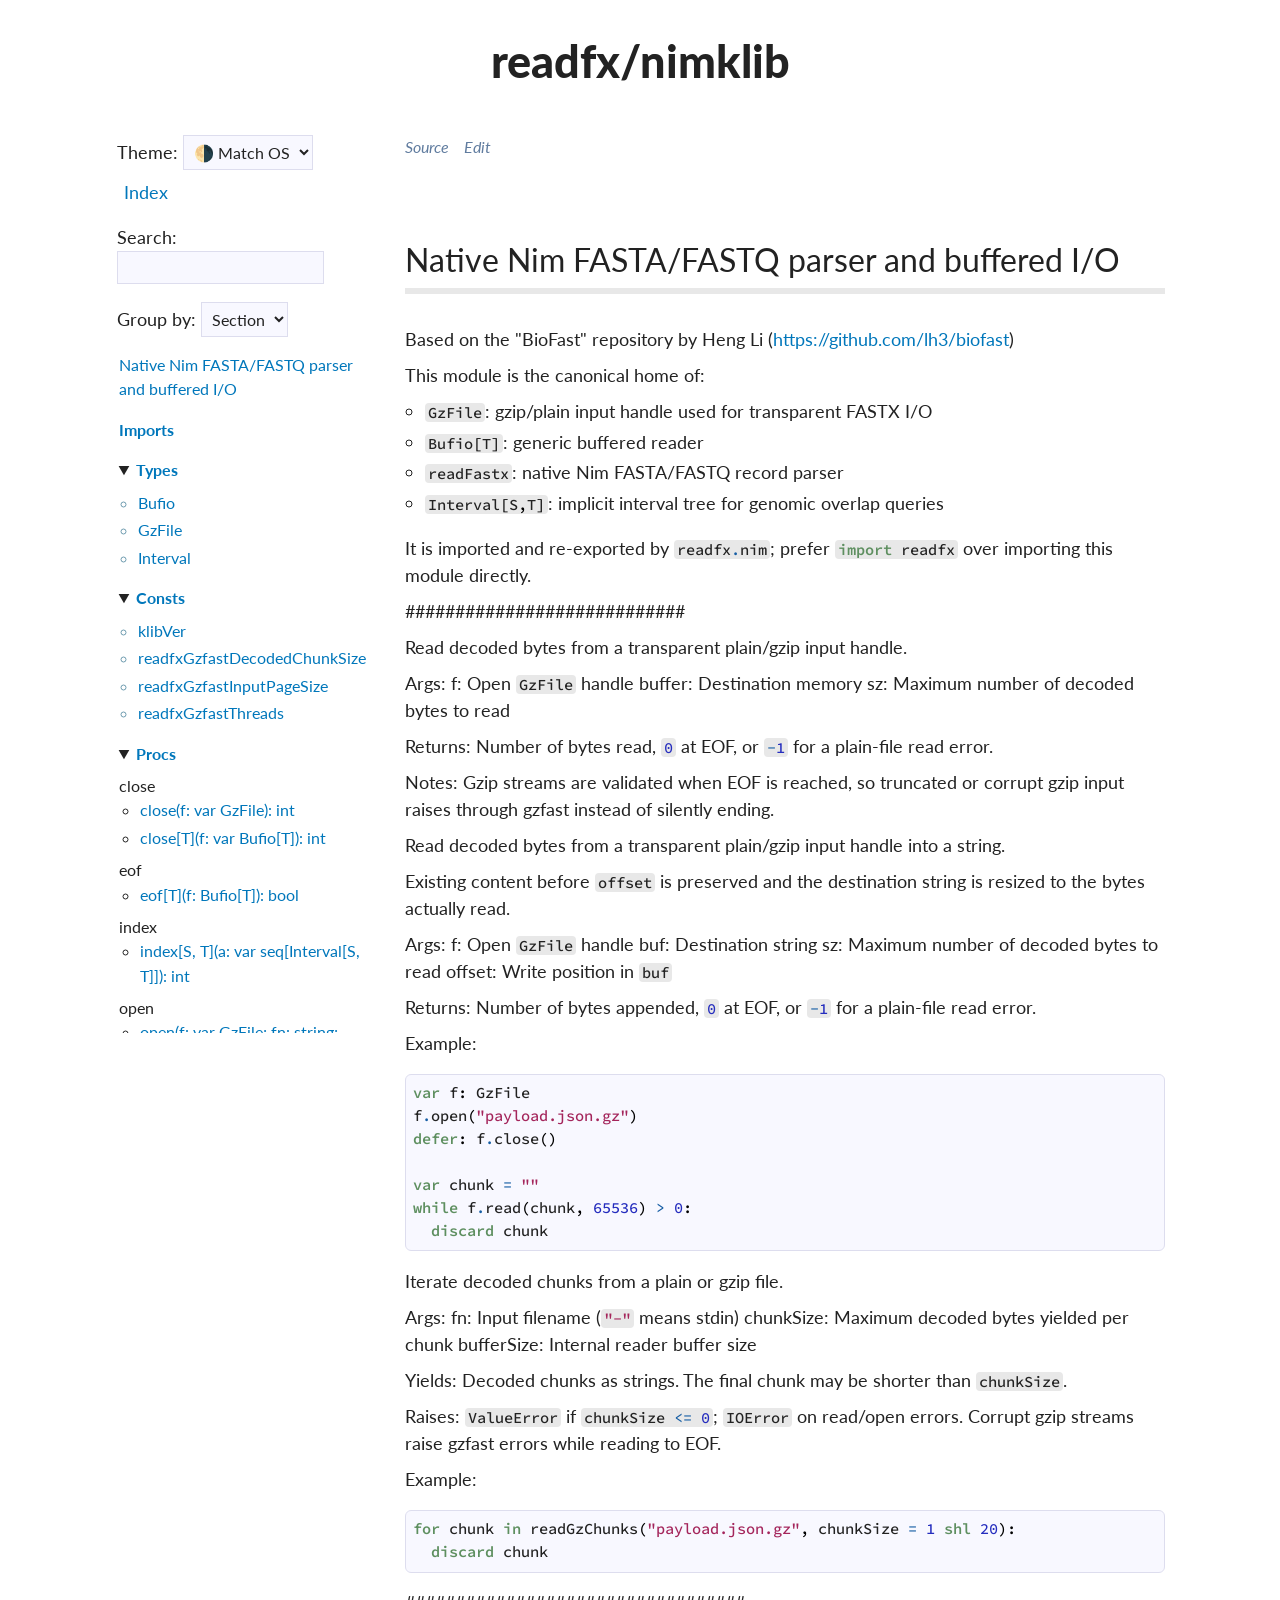
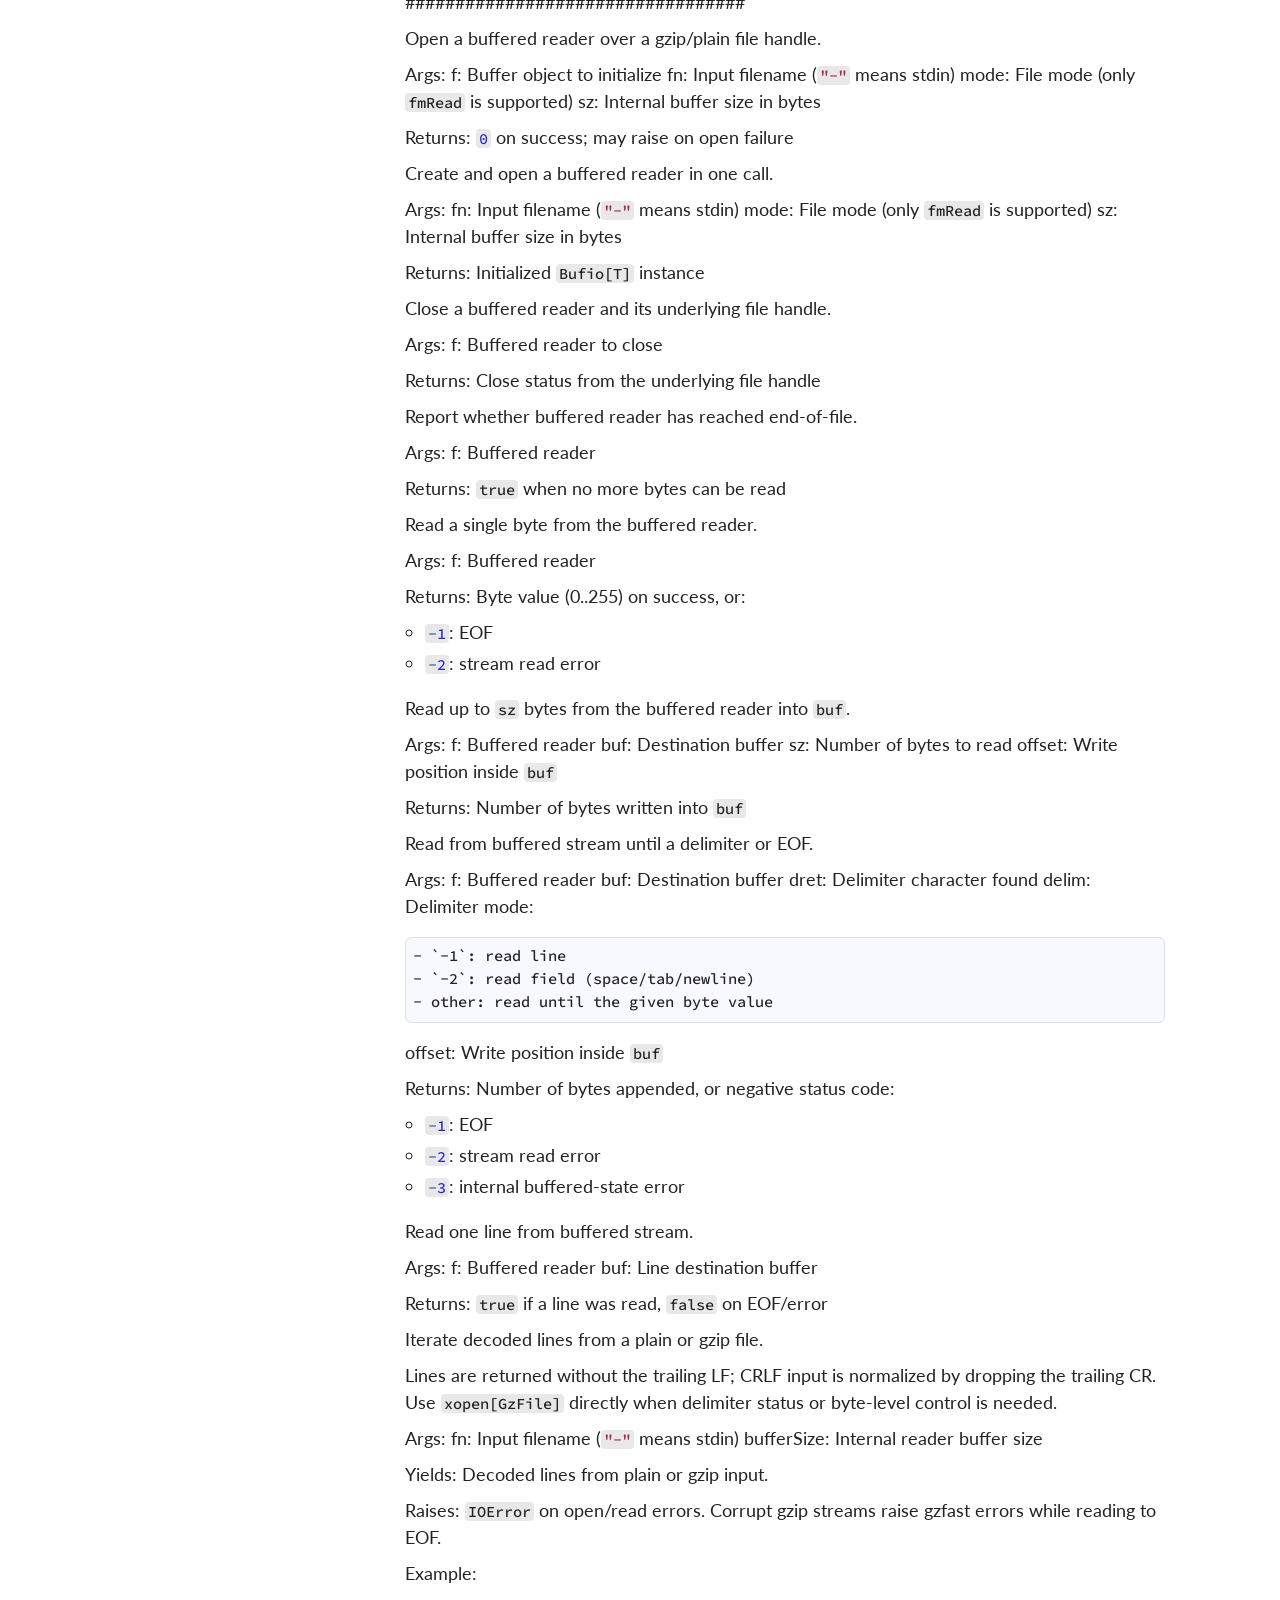
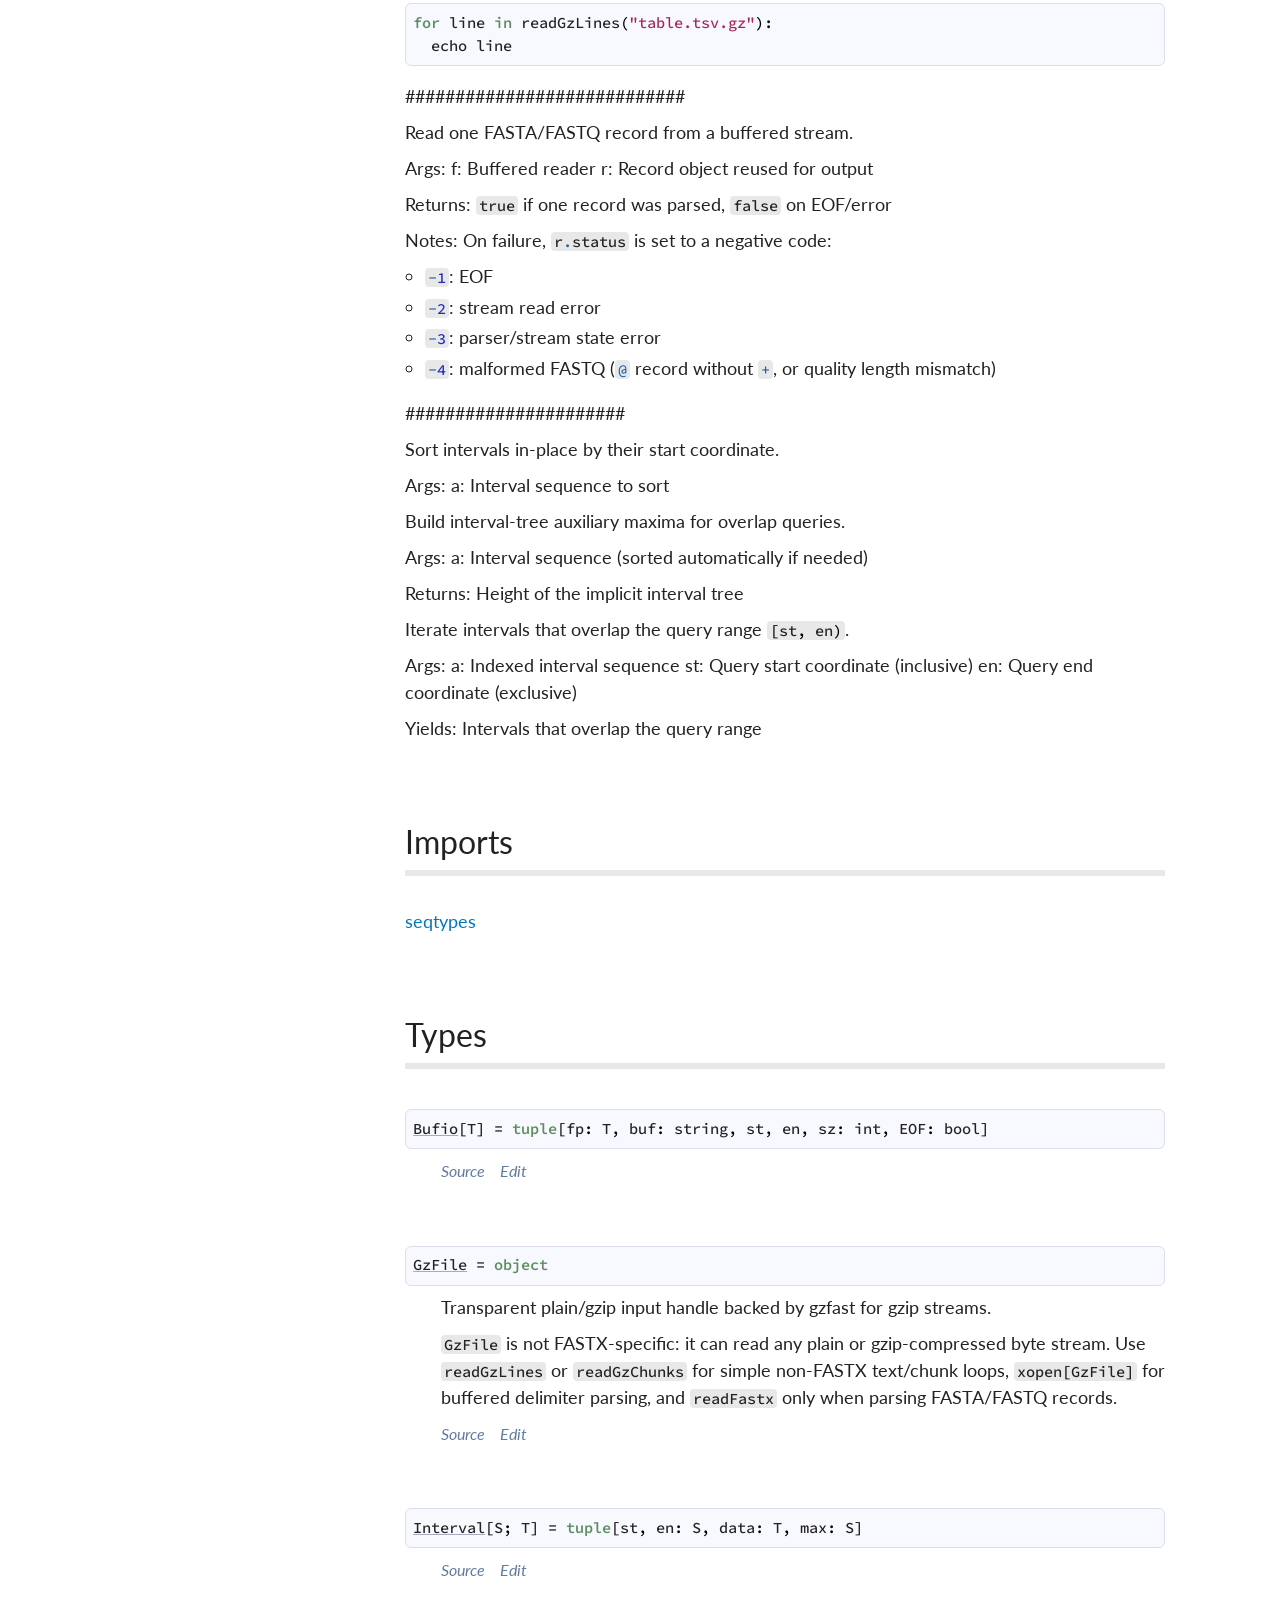
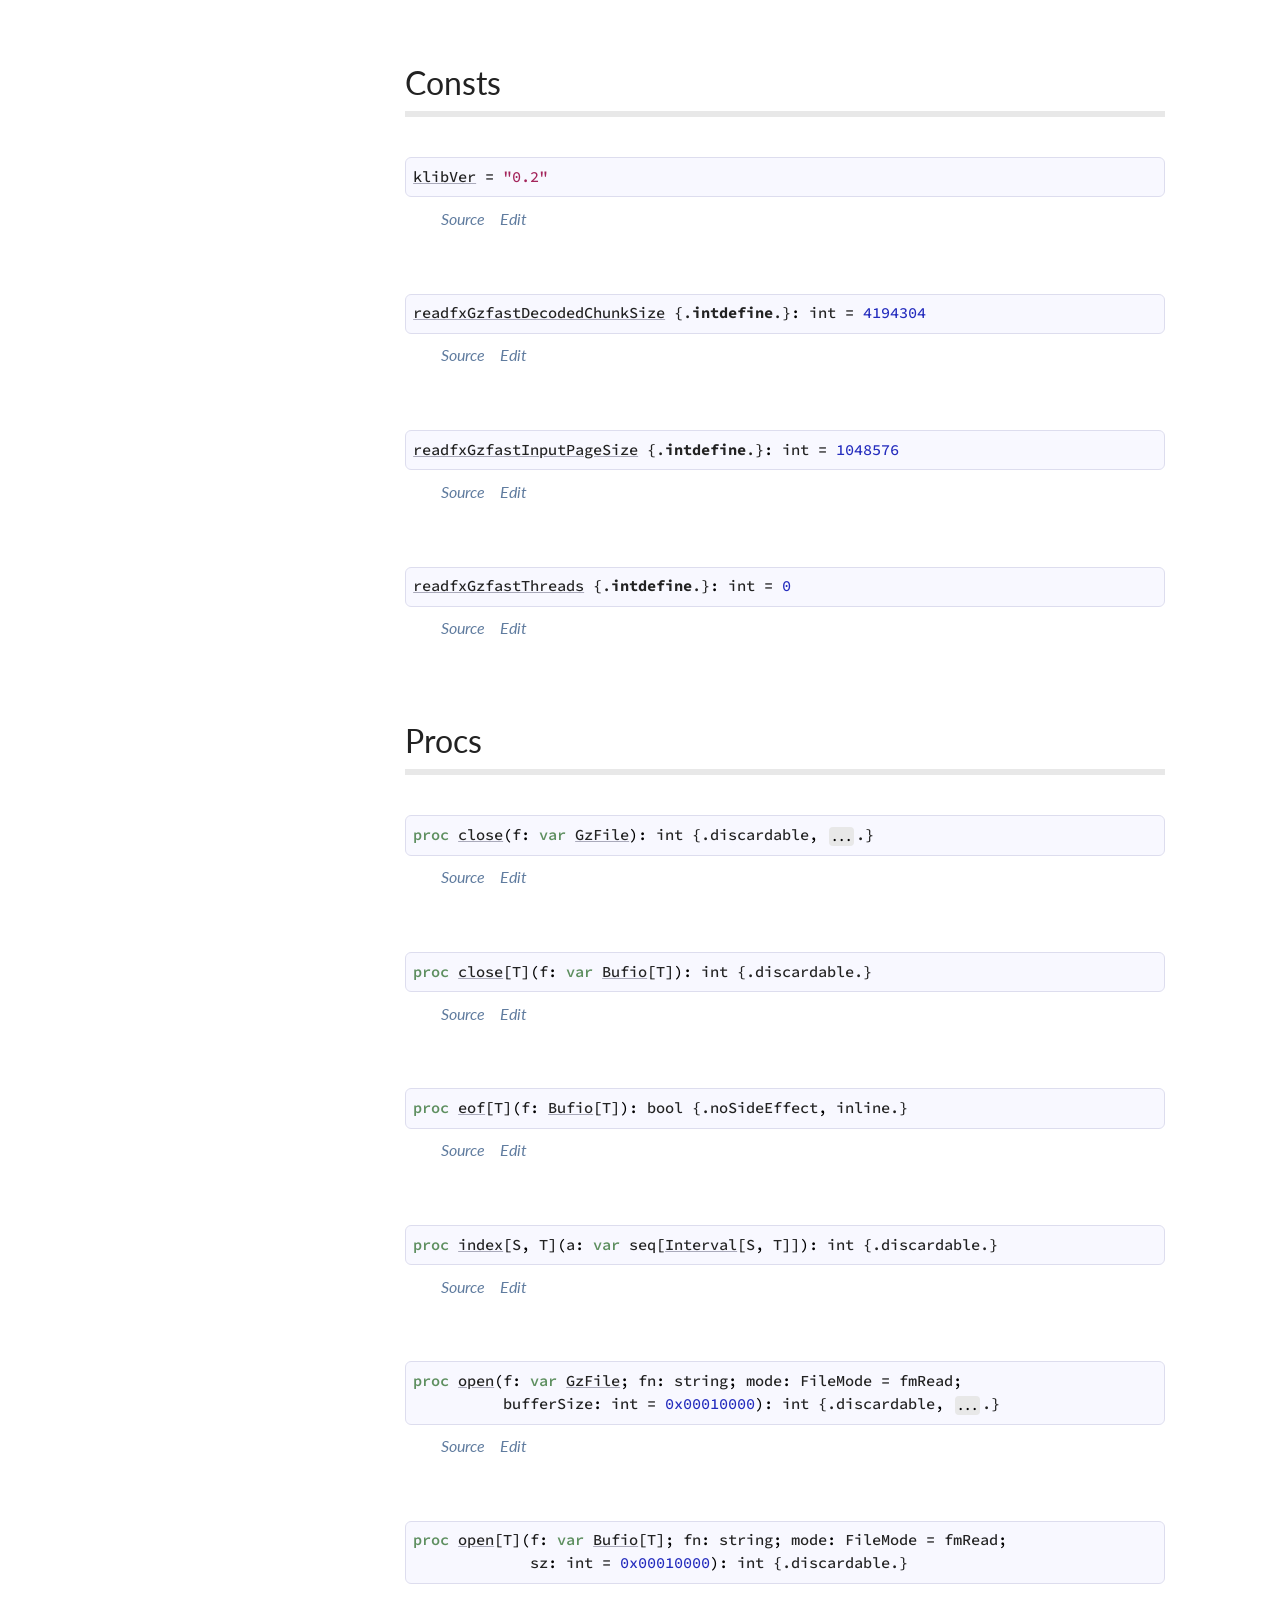
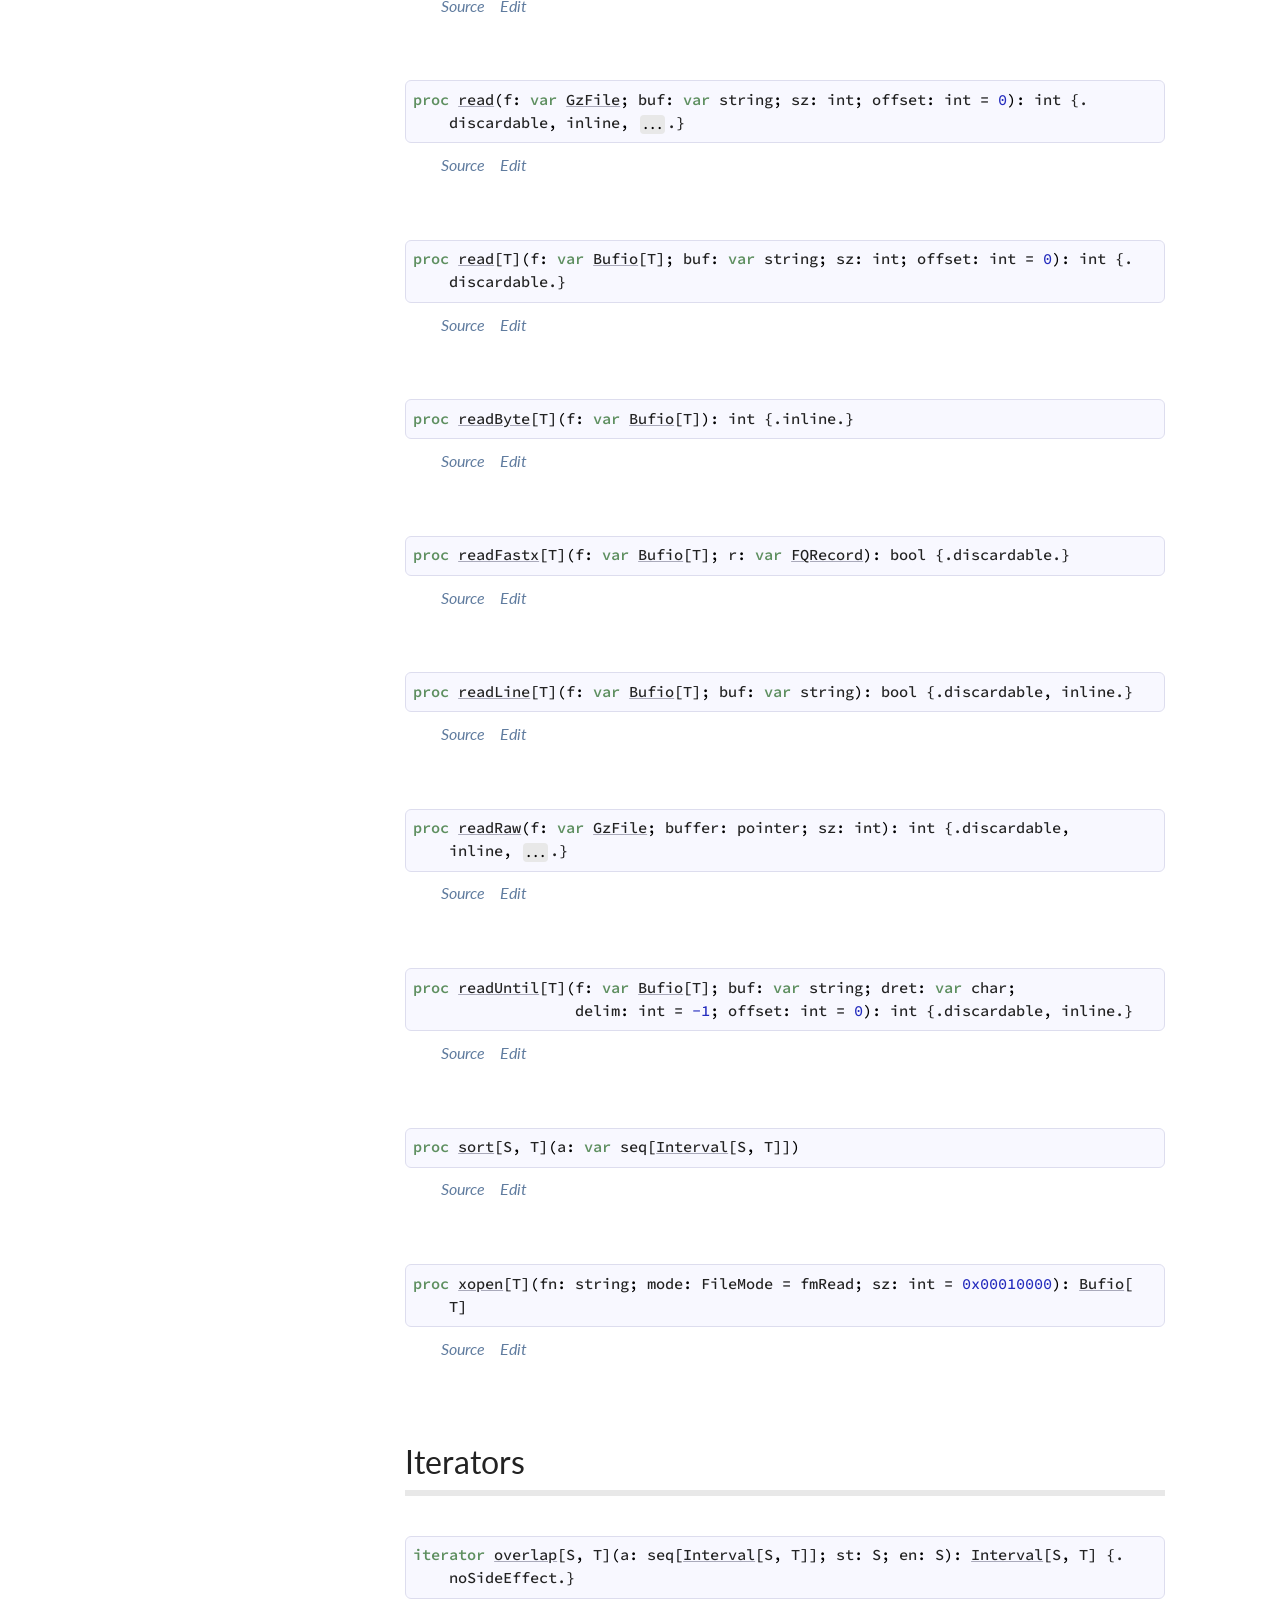
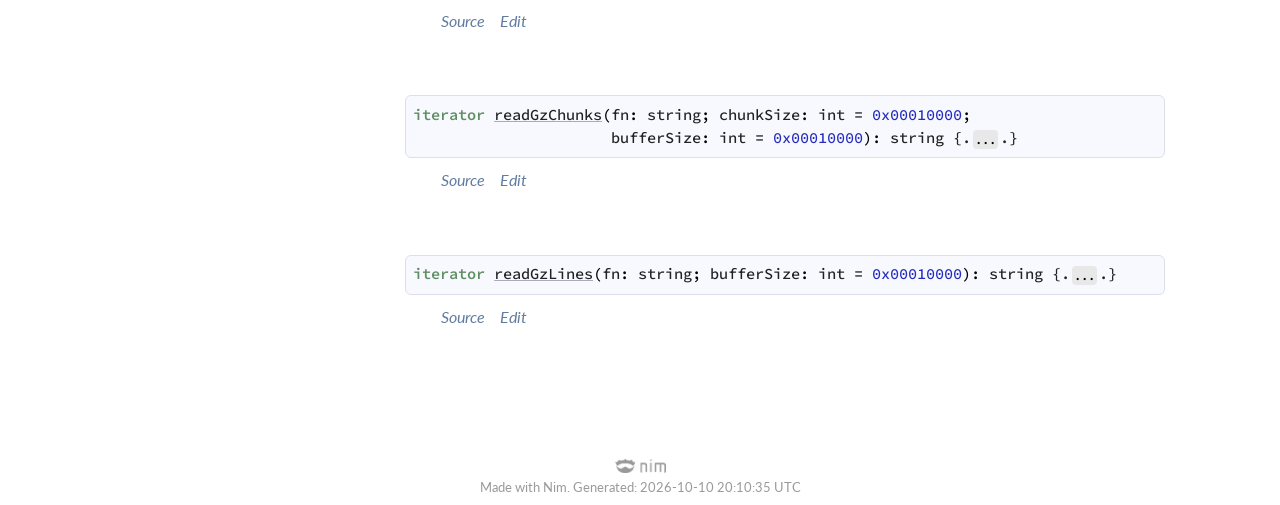
<file: docs/readfx/nimklib.html>
<?xml version="1.0" encoding="utf-8" ?>
<!DOCTYPE html PUBLIC "-//W3C//DTD XHTML 1.0 Transitional//EN" "https://www.w3.org/TR/xhtml1/DTD/xhtml1-transitional.dtd">
<!--  This file is generated by Nim. -->
<html xmlns="https://www.w3.org/1999/xhtml" xml:lang="en" lang="en" data-theme="auto">
<head>
<meta http-equiv="Content-Type" content="text/html; charset=utf-8" />
<meta name="viewport" content="width=device-width, initial-scale=1.0">
<title>readfx/nimklib</title>

<!-- Google fonts -->
<link href='https://fonts.googleapis.com/css?family=Lato:400,600,900' rel='stylesheet' type='text/css'/>
<link href='https://fonts.googleapis.com/css?family=Source+Code+Pro:400,500,600' rel='stylesheet' type='text/css'/>

<!-- Favicon -->
<link rel="shortcut icon" href="[data-uri]"/>
<link rel="icon" type="image/png" sizes="32x32" href="[data-uri]">

<!-- CSS -->
<link rel="stylesheet" type="text/css" href="../nimdoc.out.css?v=2.2.12">

<!-- JS -->
<script type="text/javascript" src="../dochack.js?v=2.2.12"></script>
</head>
<body>
  <div class="document" id="documentId">
    <input type="checkbox" id="nav-toggle" hidden>
    <label for="nav-toggle" id="nav-burger">&#9776;</label>
    <label for="nav-toggle" id="nav-overlay"></label>
    <div class="container">
      <h1 class="title">readfx/nimklib</h1>
      <div class="row">
  <div class="three columns">
    <div class="theme-select-wrapper">
      <label for="theme-select">Theme:&nbsp;</label>
      <select id="theme-select" onchange="setTheme(this.value)">
        <option value="auto">🌗 Match OS</option>
        <option value="dark">🌑 Dark</option>
        <option value="light">🌕 Light</option>
      </select>
    </div>
    <div id="global-links">
      <ul class="simple">
        <li><a id="indexLink" href="../theindex.html">Index</a></li>
      </ul>
    </div>
    <div id="searchInputDiv">
      Search: <input type="search" id="searchInput" oninput="search()"/>
    </div>
    <div>
      Group by:
      <select onchange="groupBy(this.value)">
        <option value="section">Section</option>
        <option value="type">Type</option>
      </select>
    </div>
    <ul class="simple simple-toc" id="toc-list">
  <li><a class="reference" id="native-nim-fastaslashfastq-parser-and-buffered-islasho_toc" href="#native-nim-fastaslashfastq-parser-and-buffered-islasho">Native Nim FASTA/FASTQ parser and buffered I/O</a></li>
<li>
  <a class="reference reference-toplevel" href="#6" id="56">Imports</a>
</li>
<li>
  <details open>
    <summary><a class="reference reference-toplevel" href="#7" id="57">Types</a></summary>
    <ul class="simple simple-toc-section">
      <li><a class="reference" href="#Bufio" title="Bufio[T] = tuple[fp: T, buf: string, st, en, sz: int, EOF: bool]">Bufio</a></li>
<li><a class="reference" href="#GzFile" title="GzFile = object">GzFile</a></li>
<li><a class="reference" href="#Interval" title="Interval[S; T] = tuple[st, en: S, data: T, max: S]">Interval</a></li>

    </ul>
  </details>
</li>
<li>
  <details open>
    <summary><a class="reference reference-toplevel" href="#10" id="60">Consts</a></summary>
    <ul class="simple simple-toc-section">
      <li><a class="reference" href="#klibVer" title="klibVer = &quot;0.2&quot;">klibVer</a></li>
<li><a class="reference" href="#readfxGzfastDecodedChunkSize" title="readfxGzfastDecodedChunkSize {.intdefine.}: int = 4194304">readfxGzfastDecodedChunkSize</a></li>
<li><a class="reference" href="#readfxGzfastInputPageSize" title="readfxGzfastInputPageSize {.intdefine.}: int = 1048576">readfxGzfastInputPageSize</a></li>
<li><a class="reference" href="#readfxGzfastThreads" title="readfxGzfastThreads {.intdefine.}: int = 0">readfxGzfastThreads</a></li>

    </ul>
  </details>
</li>
<li>
  <details open>
    <summary><a class="reference reference-toplevel" href="#12" id="62">Procs</a></summary>
    <ul class="simple simple-toc-section">
      <ul class="simple nested-toc-section">close
  <li><a class="reference" href="#close%2CGzFile" title="close(f: var GzFile): int">close(f: var GzFile): int</a></li>
<li><a class="reference" href="#close%2CBufio%5BT%5D" title="close[T](f: var Bufio[T]): int">close[T](f: var Bufio[T]): int</a></li>

</ul>
<ul class="simple nested-toc-section">eof
  <li><a class="reference" href="#eof%2CBufio%5BT%5D" title="eof[T](f: Bufio[T]): bool">eof[T](f: Bufio[T]): bool</a></li>

</ul>
<ul class="simple nested-toc-section">index
  <li><a class="reference" href="#index%2Cseq%5BInterval%5BS%2CT%5D%5D" title="index[S, T](a: var seq[Interval[S, T]]): int">index[S, T](a: var seq[Interval[S, T]]): int</a></li>

</ul>
<ul class="simple nested-toc-section">open
  <li><a class="reference" href="#open%2CGzFile%2Cstring%2CFileMode%2Cint" title="open(f: var GzFile; fn: string; mode: FileMode = fmRead;
     bufferSize: int = 0x00010000): int">open(f: var GzFile; fn: string; mode: FileMode = fmRead;
     bufferSize: int = 0x00010000): int</a></li>
<li><a class="reference" href="#open%2CBufio%5BT%5D%2Cstring%2CFileMode%2Cint" title="open[T](f: var Bufio[T]; fn: string; mode: FileMode = fmRead;
        sz: int = 0x00010000): int">open[T](f: var Bufio[T]; fn: string; mode: FileMode = fmRead;
        sz: int = 0x00010000): int</a></li>

</ul>
<ul class="simple nested-toc-section">read
  <li><a class="reference" href="#read%2CGzFile%2Cstring%2Cint%2Cint" title="read(f: var GzFile; buf: var string; sz: int; offset: int = 0): int">read(f: var GzFile; buf: var string; sz: int; offset: int = 0): int</a></li>
<li><a class="reference" href="#read%2CBufio%5BT%5D%2Cstring%2Cint%2Cint" title="read[T](f: var Bufio[T]; buf: var string; sz: int; offset: int = 0): int">read[T](f: var Bufio[T]; buf: var string; sz: int; offset: int = 0): int</a></li>

</ul>
<ul class="simple nested-toc-section">readByte
  <li><a class="reference" href="#readByte%2CBufio%5BT%5D" title="readByte[T](f: var Bufio[T]): int">readByte[T](f: var Bufio[T]): int</a></li>

</ul>
<ul class="simple nested-toc-section">readFastx
  <li><a class="reference" href="#readFastx%2CBufio%5BT%5D%2CFQRecord" title="readFastx[T](f: var Bufio[T]; r: var FQRecord): bool">readFastx[T](f: var Bufio[T]; r: var FQRecord): bool</a></li>

</ul>
<ul class="simple nested-toc-section">readLine
  <li><a class="reference" href="#readLine%2CBufio%5BT%5D%2Cstring" title="readLine[T](f: var Bufio[T]; buf: var string): bool">readLine[T](f: var Bufio[T]; buf: var string): bool</a></li>

</ul>
<ul class="simple nested-toc-section">readRaw
  <li><a class="reference" href="#readRaw%2CGzFile%2Cpointer%2Cint" title="readRaw(f: var GzFile; buffer: pointer; sz: int): int">readRaw(f: var GzFile; buffer: pointer; sz: int): int</a></li>

</ul>
<ul class="simple nested-toc-section">readUntil
  <li><a class="reference" href="#readUntil%2CBufio%5BT%5D%2Cstring%2Cchar%2Cint%2Cint" title="readUntil[T](f: var Bufio[T]; buf: var string; dret: var char; delim: int = -1;
             offset: int = 0): int">readUntil[T](f: var Bufio[T]; buf: var string; dret: var char; delim: int = -1;
             offset: int = 0): int</a></li>

</ul>
<ul class="simple nested-toc-section">sort
  <li><a class="reference" href="#sort%2Cseq%5BInterval%5BS%2CT%5D%5D" title="sort[S, T](a: var seq[Interval[S, T]])">sort[S, T](a: var seq[Interval[S, T]])</a></li>

</ul>
<ul class="simple nested-toc-section">xopen
  <li><a class="reference" href="#xopen%2Cstring%2CFileMode%2Cint" title="xopen[T](fn: string; mode: FileMode = fmRead; sz: int = 0x00010000): Bufio[T]">xopen[T](fn: string; mode: FileMode = fmRead; sz: int = 0x00010000): Bufio[T]</a></li>

</ul>

    </ul>
  </details>
</li>
<li>
  <details open>
    <summary><a class="reference reference-toplevel" href="#15" id="65">Iterators</a></summary>
    <ul class="simple simple-toc-section">
      <ul class="simple nested-toc-section">overlap
  <li><a class="reference" href="#overlap.i%2Cseq%5BInterval%5BS%2CT%5D%5D%2CS%2CS" title="overlap[S, T](a: seq[Interval[S, T]]; st: S; en: S): Interval[S, T]">overlap[S, T](a: seq[Interval[S, T]]; st: S; en: S): Interval[S, T]</a></li>

</ul>
<ul class="simple nested-toc-section">readGzChunks
  <li><a class="reference" href="#readGzChunks.i%2Cstring%2Cint%2Cint" title="readGzChunks(fn: string; chunkSize: int = 0x00010000;
             bufferSize: int = 0x00010000): string">readGzChunks(fn: string; chunkSize: int = 0x00010000;
             bufferSize: int = 0x00010000): string</a></li>

</ul>
<ul class="simple nested-toc-section">readGzLines
  <li><a class="reference" href="#readGzLines.i%2Cstring%2Cint" title="readGzLines(fn: string; bufferSize: int = 0x00010000): string">readGzLines(fn: string; bufferSize: int = 0x00010000): string</a></li>

</ul>

    </ul>
  </details>
</li>

</ul>

  </div>
  <div class="nine columns" id="content">
    <a href="https://github.com/quadram-institute-bioscience/readfx//tree/main/readfx/nimklib.nim#L1" class="link-seesrc" target="_blank">Source</a>&nbsp;&nbsp;
<a href="https://github.com/quadram-institute-bioscience/readfx//edit/devel/readfx/nimklib.nim#L1" class="link-seesrc" target="_blank" >Edit</a>&nbsp;&nbsp;

    <div id="tocRoot"></div>
    
    <p class="module-desc">
<h1><a class="toc-backref" id="native-nim-fastaslashfastq-parser-and-buffered-islasho" href="#native-nim-fastaslashfastq-parser-and-buffered-islasho">Native Nim FASTA/FASTQ parser and buffered I/O</a></h1><p>Based on the &quot;BioFast&quot; repository by Heng Li (<a class="reference external" href="https://github.com/lh3/biofast">https://github.com/lh3/biofast</a>)</p>
<p>This module is the canonical home of:</p>
<ul class="simple"><li><tt class="docutils literal"><span class="pre"><span class="Identifier">GzFile</span></span></tt>: gzip/plain input handle used for transparent FASTX I/O</li>
<li><tt class="docutils literal"><span class="pre"><span class="Identifier">Bufio</span><span class="Punctuation">[</span><span class="Identifier">T</span><span class="Punctuation">]</span></span></tt>: generic buffered reader</li>
<li><tt class="docutils literal"><span class="pre"><span class="Identifier">readFastx</span></span></tt>: native Nim FASTA/FASTQ record parser</li>
<li><tt class="docutils literal"><span class="pre"><span class="Identifier">Interval</span><span class="Punctuation">[</span><span class="Identifier">S</span><span class="Punctuation">,</span><span class="Identifier">T</span><span class="Punctuation">]</span></span></tt>: implicit interval tree for genomic overlap queries</li>
</ul>
<p>It is imported and re-exported by <tt class="docutils literal"><span class="pre"><span class="Identifier">readfx</span><span class="Operator">.</span><span class="Identifier">nim</span></span></tt>; prefer <tt class="docutils literal"><span class="pre"><span class="Keyword">import</span> <span class="Identifier">readfx</span></span></tt> over importing this module directly.</p>
############################<p>Read decoded bytes from a transparent plain/gzip input handle.</p>
<p>Args: f: Open <tt class="docutils literal"><span class="pre"><span class="Identifier">GzFile</span></span></tt> handle buffer: Destination memory sz: Maximum number of decoded bytes to read</p>
<p>Returns: Number of bytes read, <tt class="docutils literal"><span class="pre"><span class="DecNumber">0</span></span></tt> at EOF, or <tt class="docutils literal"><span class="pre"><span class="Operator">-</span><span class="DecNumber">1</span></span></tt> for a plain-file read error.</p>
<p>Notes: Gzip streams are validated when EOF is reached, so truncated or corrupt gzip input raises through gzfast instead of silently ending.</p>
<p>Read decoded bytes from a transparent plain/gzip input handle into a string.</p>
<p>Existing content before <tt class="docutils literal"><span class="pre"><span class="Identifier">offset</span></span></tt> is preserved and the destination string is resized to the bytes actually read.</p>
<p>Args: f: Open <tt class="docutils literal"><span class="pre"><span class="Identifier">GzFile</span></span></tt> handle buf: Destination string sz: Maximum number of decoded bytes to read offset: Write position in <tt class="docutils literal"><span class="pre"><span class="Identifier">buf</span></span></tt></p>
<p>Returns: Number of bytes appended, <tt class="docutils literal"><span class="pre"><span class="DecNumber">0</span></span></tt> at EOF, or <tt class="docutils literal"><span class="pre"><span class="Operator">-</span><span class="DecNumber">1</span></span></tt> for a plain-file read error.</p>
<p>Example:</p>
<p><pre class="listing"><span class="Keyword">var</span> <span class="Identifier">f</span><span class="Punctuation">:</span> <span class="Identifier">GzFile</span>
<span class="Identifier">f</span><span class="Operator">.</span><span class="Identifier">open</span><span class="Punctuation">(</span><span class="StringLit">&quot;payload.json.gz&quot;</span><span class="Punctuation">)</span>
<span class="Keyword">defer</span><span class="Punctuation">:</span> <span class="Identifier">f</span><span class="Operator">.</span><span class="Identifier">close</span><span class="Punctuation">(</span><span class="Punctuation">)</span>

<span class="Keyword">var</span> <span class="Identifier">chunk</span> <span class="Operator">=</span> <span class="StringLit">&quot;&quot;</span>
<span class="Keyword">while</span> <span class="Identifier">f</span><span class="Operator">.</span><span class="Identifier">read</span><span class="Punctuation">(</span><span class="Identifier">chunk</span><span class="Punctuation">,</span> <span class="DecNumber">65536</span><span class="Punctuation">)</span> <span class="Operator">&gt;</span> <span class="DecNumber">0</span><span class="Punctuation">:</span>
  <span class="Keyword">discard</span> <span class="Identifier">chunk</span></pre></p>
<p>Iterate decoded chunks from a plain or gzip file.</p>
<p>Args: fn: Input filename (<tt class="docutils literal"><span class="pre"><span class="StringLit">&quot;-&quot;</span></span></tt> means stdin) chunkSize: Maximum decoded bytes yielded per chunk bufferSize: Internal reader buffer size</p>
<p>Yields: Decoded chunks as strings. The final chunk may be shorter than <tt class="docutils literal"><span class="pre"><span class="Identifier">chunkSize</span></span></tt>.</p>
<p>Raises: <tt class="docutils literal"><span class="pre"><span class="Identifier">ValueError</span></span></tt> if <tt class="docutils literal"><span class="pre"><span class="Identifier">chunkSize</span> <span class="Operator">&lt;=</span> <span class="DecNumber">0</span></span></tt>; <tt class="docutils literal"><span class="pre"><span class="Identifier">IOError</span></span></tt> on read/open errors. Corrupt gzip streams raise gzfast errors while reading to EOF.</p>
<p>Example:</p>
<p><pre class="listing"><span class="Keyword">for</span> <span class="Identifier">chunk</span> <span class="Keyword">in</span> <span class="Identifier">readGzChunks</span><span class="Punctuation">(</span><span class="StringLit">&quot;payload.json.gz&quot;</span><span class="Punctuation">,</span> <span class="Identifier">chunkSize</span> <span class="Operator">=</span> <span class="DecNumber">1</span> <span class="Keyword">shl</span> <span class="DecNumber">20</span><span class="Punctuation">)</span><span class="Punctuation">:</span>
  <span class="Keyword">discard</span> <span class="Identifier">chunk</span></pre></p>
##################################<p>Open a buffered reader over a gzip/plain file handle.</p>
<p>Args: f: Buffer object to initialize fn: Input filename (<tt class="docutils literal"><span class="pre"><span class="StringLit">&quot;-&quot;</span></span></tt> means stdin) mode: File mode (only <tt class="docutils literal"><span class="pre"><span class="Identifier">fmRead</span></span></tt> is supported) sz: Internal buffer size in bytes</p>
<p>Returns: <tt class="docutils literal"><span class="pre"><span class="DecNumber">0</span></span></tt> on success; may raise on open failure</p>
<p>Create and open a buffered reader in one call.</p>
<p>Args: fn: Input filename (<tt class="docutils literal"><span class="pre"><span class="StringLit">&quot;-&quot;</span></span></tt> means stdin) mode: File mode (only <tt class="docutils literal"><span class="pre"><span class="Identifier">fmRead</span></span></tt> is supported) sz: Internal buffer size in bytes</p>
<p>Returns: Initialized <tt class="docutils literal"><span class="pre"><span class="Identifier">Bufio</span><span class="Punctuation">[</span><span class="Identifier">T</span><span class="Punctuation">]</span></span></tt> instance</p>
<p>Close a buffered reader and its underlying file handle.</p>
<p>Args: f: Buffered reader to close</p>
<p>Returns: Close status from the underlying file handle</p>
<p>Report whether buffered reader has reached end-of-file.</p>
<p>Args: f: Buffered reader</p>
<p>Returns: <tt class="docutils literal"><span class="pre"><span class="Identifier">true</span></span></tt> when no more bytes can be read</p>
<p>Read a single byte from the buffered reader.</p>
<p>Args: f: Buffered reader</p>
<p>Returns: Byte value (0..255) on success, or:</p>
<ul class="simple"><li><tt class="docutils literal"><span class="pre"><span class="Operator">-</span><span class="DecNumber">1</span></span></tt>: EOF</li>
<li><tt class="docutils literal"><span class="pre"><span class="Operator">-</span><span class="DecNumber">2</span></span></tt>: stream read error</li>
</ul>
<p>Read up to <tt class="docutils literal"><span class="pre"><span class="Identifier">sz</span></span></tt> bytes from the buffered reader into <tt class="docutils literal"><span class="pre"><span class="Identifier">buf</span></span></tt>.</p>
<p>Args: f: Buffered reader buf: Destination buffer sz: Number of bytes to read offset: Write position inside <tt class="docutils literal"><span class="pre"><span class="Identifier">buf</span></span></tt></p>
<p>Returns: Number of bytes written into <tt class="docutils literal"><span class="pre"><span class="Identifier">buf</span></span></tt></p>
<p>Read from buffered stream until a delimiter or EOF.</p>
<p>Args: f: Buffered reader buf: Destination buffer dret: Delimiter character found delim: Delimiter mode:</p>
<pre>- `-1`: read line
- `-2`: read field (space/tab/newline)
- other: read until the given byte value</pre>
<p>offset: Write position inside <tt class="docutils literal"><span class="pre"><span class="Identifier">buf</span></span></tt></p>
<p>Returns: Number of bytes appended, or negative status code:</p>
<ul class="simple"><li><tt class="docutils literal"><span class="pre"><span class="Operator">-</span><span class="DecNumber">1</span></span></tt>: EOF</li>
<li><tt class="docutils literal"><span class="pre"><span class="Operator">-</span><span class="DecNumber">2</span></span></tt>: stream read error</li>
<li><tt class="docutils literal"><span class="pre"><span class="Operator">-</span><span class="DecNumber">3</span></span></tt>: internal buffered-state error</li>
</ul>
<p>Read one line from buffered stream.</p>
<p>Args: f: Buffered reader buf: Line destination buffer</p>
<p>Returns: <tt class="docutils literal"><span class="pre"><span class="Identifier">true</span></span></tt> if a line was read, <tt class="docutils literal"><span class="pre"><span class="Identifier">false</span></span></tt> on EOF/error</p>
<p>Iterate decoded lines from a plain or gzip file.</p>
<p>Lines are returned without the trailing LF; CRLF input is normalized by dropping the trailing CR. Use <tt class="docutils literal"><span class="pre"><span class="Identifier">xopen</span><span class="Punctuation">[</span><span class="Identifier">GzFile</span><span class="Punctuation">]</span></span></tt> directly when delimiter status or byte-level control is needed.</p>
<p>Args: fn: Input filename (<tt class="docutils literal"><span class="pre"><span class="StringLit">&quot;-&quot;</span></span></tt> means stdin) bufferSize: Internal reader buffer size</p>
<p>Yields: Decoded lines from plain or gzip input.</p>
<p>Raises: <tt class="docutils literal"><span class="pre"><span class="Identifier">IOError</span></span></tt> on open/read errors. Corrupt gzip streams raise gzfast errors while reading to EOF.</p>
<p>Example:</p>
<p><pre class="listing"><span class="Keyword">for</span> <span class="Identifier">line</span> <span class="Keyword">in</span> <span class="Identifier">readGzLines</span><span class="Punctuation">(</span><span class="StringLit">&quot;table.tsv.gz&quot;</span><span class="Punctuation">)</span><span class="Punctuation">:</span>
  <span class="Identifier">echo</span> <span class="Identifier">line</span></pre></p>
############################<p>Read one FASTA/FASTQ record from a buffered stream.</p>
<p>Args: f: Buffered reader r: Record object reused for output</p>
<p>Returns: <tt class="docutils literal"><span class="pre"><span class="Identifier">true</span></span></tt> if one record was parsed, <tt class="docutils literal"><span class="pre"><span class="Identifier">false</span></span></tt> on EOF/error</p>
<p>Notes: On failure, <tt class="docutils literal"><span class="pre"><span class="Identifier">r</span><span class="Operator">.</span><span class="Identifier">status</span></span></tt> is set to a negative code:</p>
<ul class="simple"><li><tt class="docutils literal"><span class="pre"><span class="Operator">-</span><span class="DecNumber">1</span></span></tt>: EOF</li>
<li><tt class="docutils literal"><span class="pre"><span class="Operator">-</span><span class="DecNumber">2</span></span></tt>: stream read error</li>
<li><tt class="docutils literal"><span class="pre"><span class="Operator">-</span><span class="DecNumber">3</span></span></tt>: parser/stream state error</li>
<li><tt class="docutils literal"><span class="pre"><span class="Operator">-</span><span class="DecNumber">4</span></span></tt>: malformed FASTQ (<tt class="docutils literal"><span class="pre"><span class="Operator">@</span></span></tt> record without <tt class="docutils literal"><span class="pre"><span class="Operator">+</span></span></tt>, or quality length mismatch)</li>
</ul>
######################<p>Sort intervals in-place by their start coordinate.</p>
<p>Args: a: Interval sequence to sort</p>
<p>Build interval-tree auxiliary maxima for overlap queries.</p>
<p>Args: a: Interval sequence (sorted automatically if needed)</p>
<p>Returns: Height of the implicit interval tree</p>
<p>Iterate intervals that overlap the query range <tt class="docutils literal"><span class="pre"><span class="Punctuation">[</span><span class="Identifier">st</span><span class="Punctuation">,</span> <span class="Identifier">en</span><span class="Punctuation">)</span></span></tt>.</p>
<p>Args: a: Indexed interval sequence st: Query start coordinate (inclusive) en: Query end coordinate (exclusive)</p>
<p>Yields: Intervals that overlap the query range</p>
</p>
    <div class="section" id="6">
  <h1><a class="toc-backref" href="#6">Imports</a></h1>
  <dl class="item">
    <a class="reference external" href="seqtypes.html">seqtypes</a>
  </dl>
</div>
<div class="section" id="7">
  <h1><a class="toc-backref" href="#7">Types</a></h1>
  <dl class="item">
    <div id="Bufio">
  <dt><pre><a href="#Bufio"><span class="Identifier">Bufio</span></a><span class="Other">[</span><span class="Identifier">T</span><span class="Other">]</span> <span class="Other">=</span> <span class="Keyword">tuple</span><span class="Other">[</span><span class="Identifier">fp</span><span class="Other">:</span> <span class="Identifier">T</span><span class="Other">,</span> <span class="Identifier">buf</span><span class="Other">:</span> <span class="Identifier">string</span><span class="Other">,</span> <span class="Identifier">st</span><span class="Other">,</span> <span class="Identifier">en</span><span class="Other">,</span> <span class="Identifier">sz</span><span class="Other">:</span> <span class="Identifier">int</span><span class="Other">,</span> <span class="Identifier">EOF</span><span class="Other">:</span> <span class="Identifier">bool</span><span class="Other">]</span></pre></dt>
  <dd>
    
    
    <a href="https://github.com/quadram-institute-bioscience/readfx//tree/main/readfx/nimklib.nim#L445" class="link-seesrc" target="_blank">Source</a>&nbsp;&nbsp;
<a href="https://github.com/quadram-institute-bioscience/readfx//edit/devel/readfx/nimklib.nim#L445" class="link-seesrc" target="_blank" >Edit</a>&nbsp;&nbsp;

  </dd>
</div>
<div id="GzFile">
  <dt><pre><a href="#GzFile"><span class="Identifier">GzFile</span></a> <span class="Other">=</span> <span class="Keyword">object</span></pre></dt>
  <dd>
    
    <p>Transparent plain/gzip input handle backed by gzfast for gzip streams.</p>
<p><tt class="docutils literal"><span class="pre"><span class="Identifier">GzFile</span></span></tt> is not FASTX-specific: it can read any plain or gzip-compressed byte stream. Use <tt class="docutils literal"><span class="pre"><span class="Identifier">readGzLines</span></span></tt> or <tt class="docutils literal"><span class="pre"><span class="Identifier">readGzChunks</span></span></tt> for simple non-FASTX text/chunk loops, <tt class="docutils literal"><span class="pre"><span class="Identifier">xopen</span><span class="Punctuation">[</span><span class="Identifier">GzFile</span><span class="Punctuation">]</span></span></tt> for buffered delimiter parsing, and <tt class="docutils literal"><span class="pre"><span class="Identifier">readFastx</span></span></tt> only when parsing FASTA/FASTQ records.</p>

    <a href="https://github.com/quadram-institute-bioscience/readfx//tree/main/readfx/nimklib.nim#L55" class="link-seesrc" target="_blank">Source</a>&nbsp;&nbsp;
<a href="https://github.com/quadram-institute-bioscience/readfx//edit/devel/readfx/nimklib.nim#L55" class="link-seesrc" target="_blank" >Edit</a>&nbsp;&nbsp;

  </dd>
</div>
<div id="Interval">
  <dt><pre><a href="#Interval"><span class="Identifier">Interval</span></a><span class="Other">[</span><span class="Identifier">S</span><span class="Other">;</span> <span class="Identifier">T</span><span class="Other">]</span> <span class="Other">=</span> <span class="Keyword">tuple</span><span class="Other">[</span><span class="Identifier">st</span><span class="Other">,</span> <span class="Identifier">en</span><span class="Other">:</span> <span class="Identifier">S</span><span class="Other">,</span> <span class="Identifier">data</span><span class="Other">:</span> <span class="Identifier">T</span><span class="Other">,</span> <span class="Identifier">max</span><span class="Other">:</span> <span class="Identifier">S</span><span class="Other">]</span></pre></dt>
  <dd>
    
    
    <a href="https://github.com/quadram-institute-bioscience/readfx//tree/main/readfx/nimklib.nim#L829" class="link-seesrc" target="_blank">Source</a>&nbsp;&nbsp;
<a href="https://github.com/quadram-institute-bioscience/readfx//edit/devel/readfx/nimklib.nim#L829" class="link-seesrc" target="_blank" >Edit</a>&nbsp;&nbsp;

  </dd>
</div>

  </dl>
</div>
<div class="section" id="10">
  <h1><a class="toc-backref" href="#10">Consts</a></h1>
  <dl class="item">
    <div id="klibVer">
  <dt><pre><a href="#klibVer"><span class="Identifier">klibVer</span></a> <span class="Other">=</span> <span class="StringLit">&quot;0.2&quot;</span></pre></dt>
  <dd>
    
    
    <a href="https://github.com/quadram-institute-bioscience/readfx//tree/main/readfx/nimklib.nim#L19" class="link-seesrc" target="_blank">Source</a>&nbsp;&nbsp;
<a href="https://github.com/quadram-institute-bioscience/readfx//edit/devel/readfx/nimklib.nim#L19" class="link-seesrc" target="_blank" >Edit</a>&nbsp;&nbsp;

  </dd>
</div>
<div id="readfxGzfastDecodedChunkSize">
  <dt><pre><a href="#readfxGzfastDecodedChunkSize"><span class="Identifier">readfxGzfastDecodedChunkSize</span></a> {.<span class="Identifier">intdefine</span>.}<span class="Other">:</span> <span class="Identifier">int</span> <span class="Other">=</span> <span class="DecNumber">4194304</span></pre></dt>
  <dd>
    
    
    <a href="https://github.com/quadram-institute-bioscience/readfx//tree/main/readfx/nimklib.nim#L39" class="link-seesrc" target="_blank">Source</a>&nbsp;&nbsp;
<a href="https://github.com/quadram-institute-bioscience/readfx//edit/devel/readfx/nimklib.nim#L39" class="link-seesrc" target="_blank" >Edit</a>&nbsp;&nbsp;

  </dd>
</div>
<div id="readfxGzfastInputPageSize">
  <dt><pre><a href="#readfxGzfastInputPageSize"><span class="Identifier">readfxGzfastInputPageSize</span></a> {.<span class="Identifier">intdefine</span>.}<span class="Other">:</span> <span class="Identifier">int</span> <span class="Other">=</span> <span class="DecNumber">1048576</span></pre></dt>
  <dd>
    
    
    <a href="https://github.com/quadram-institute-bioscience/readfx//tree/main/readfx/nimklib.nim#L40" class="link-seesrc" target="_blank">Source</a>&nbsp;&nbsp;
<a href="https://github.com/quadram-institute-bioscience/readfx//edit/devel/readfx/nimklib.nim#L40" class="link-seesrc" target="_blank" >Edit</a>&nbsp;&nbsp;

  </dd>
</div>
<div id="readfxGzfastThreads">
  <dt><pre><a href="#readfxGzfastThreads"><span class="Identifier">readfxGzfastThreads</span></a> {.<span class="Identifier">intdefine</span>.}<span class="Other">:</span> <span class="Identifier">int</span> <span class="Other">=</span> <span class="DecNumber">0</span></pre></dt>
  <dd>
    
    
    <a href="https://github.com/quadram-institute-bioscience/readfx//tree/main/readfx/nimklib.nim#L38" class="link-seesrc" target="_blank">Source</a>&nbsp;&nbsp;
<a href="https://github.com/quadram-institute-bioscience/readfx//edit/devel/readfx/nimklib.nim#L38" class="link-seesrc" target="_blank" >Edit</a>&nbsp;&nbsp;

  </dd>
</div>

  </dl>
</div>
<div class="section" id="12">
  <h1><a class="toc-backref" href="#12">Procs</a></h1>
  <dl class="item">
    <div id="close-procs-all">
  <div id="close,GzFile">
  <dt><pre><span class="Keyword">proc</span> <a href="#close%2CGzFile"><span class="Identifier">close</span></a><span class="Other">(</span><span class="Identifier">f</span><span class="Other">:</span> <span class="Keyword">var</span> <a href="#GzFile"><span class="Identifier">GzFile</span></a><span class="Other">)</span><span class="Other">:</span> <span class="Identifier">int</span> {.<span class="Identifier">discardable</span><span class="Other">,</span> <span><span class="Other pragmadots">...</span></span><span class="pragmawrap"><span class="Identifier">raises</span><span class="Other">:</span> <span class="Other">[</span><span class="Identifier">IOError</span><span class="Other">,</span> <span class="Identifier">OSError</span><span class="Other">]</span><span class="Other">,</span>
                                 <span class="Identifier">tags</span><span class="Other">:</span> <span class="Other">[</span><span class="Identifier">WriteIOEffect</span><span class="Other">]</span><span class="Other">,</span> <span class="Identifier">forbids</span><span class="Other">:</span> <span class="Other">[</span><span class="Other">]</span></span>.}</pre></dt>
  <dd>
    
    
    <a href="https://github.com/quadram-institute-bioscience/readfx//tree/main/readfx/nimklib.nim#L248" class="link-seesrc" target="_blank">Source</a>&nbsp;&nbsp;
<a href="https://github.com/quadram-institute-bioscience/readfx//edit/devel/readfx/nimklib.nim#L248" class="link-seesrc" target="_blank" >Edit</a>&nbsp;&nbsp;

  </dd>
</div>
<div id="close,Bufio[T]">
  <dt><pre><span class="Keyword">proc</span> <a href="#close%2CBufio%5BT%5D"><span class="Identifier">close</span></a><span class="Other">[</span><span class="Identifier">T</span><span class="Other">]</span><span class="Other">(</span><span class="Identifier">f</span><span class="Other">:</span> <span class="Keyword">var</span> <a href="#Bufio"><span class="Identifier">Bufio</span></a><span class="Other">[</span><span class="Identifier">T</span><span class="Other">]</span><span class="Other">)</span><span class="Other">:</span> <span class="Identifier">int</span> {.<span class="Identifier">discardable</span>.}</pre></dt>
  <dd>
    
    
    <a href="https://github.com/quadram-institute-bioscience/readfx//tree/main/readfx/nimklib.nim#L489" class="link-seesrc" target="_blank">Source</a>&nbsp;&nbsp;
<a href="https://github.com/quadram-institute-bioscience/readfx//edit/devel/readfx/nimklib.nim#L489" class="link-seesrc" target="_blank" >Edit</a>&nbsp;&nbsp;

  </dd>
</div>

</div>
<div id="eof-procs-all">
  <div id="eof,Bufio[T]">
  <dt><pre><span class="Keyword">proc</span> <a href="#eof%2CBufio%5BT%5D"><span class="Identifier">eof</span></a><span class="Other">[</span><span class="Identifier">T</span><span class="Other">]</span><span class="Other">(</span><span class="Identifier">f</span><span class="Other">:</span> <a href="#Bufio"><span class="Identifier">Bufio</span></a><span class="Other">[</span><span class="Identifier">T</span><span class="Other">]</span><span class="Other">)</span><span class="Other">:</span> <span class="Identifier">bool</span> {.<span class="Identifier">noSideEffect</span><span class="Other">,</span> <span class="Identifier">inline</span>.}</pre></dt>
  <dd>
    
    
    <a href="https://github.com/quadram-institute-bioscience/readfx//tree/main/readfx/nimklib.nim#L506" class="link-seesrc" target="_blank">Source</a>&nbsp;&nbsp;
<a href="https://github.com/quadram-institute-bioscience/readfx//edit/devel/readfx/nimklib.nim#L506" class="link-seesrc" target="_blank" >Edit</a>&nbsp;&nbsp;

  </dd>
</div>

</div>
<div id="index-procs-all">
  <div id="index,seq[Interval[S,T]]">
  <dt><pre><span class="Keyword">proc</span> <a href="#index%2Cseq%5BInterval%5BS%2CT%5D%5D"><span class="Identifier">index</span></a><span class="Other">[</span><span class="Identifier">S</span><span class="Other">,</span> <span class="Identifier">T</span><span class="Other">]</span><span class="Other">(</span><span class="Identifier">a</span><span class="Other">:</span> <span class="Keyword">var</span> <span class="Identifier">seq</span><span class="Other">[</span><a href="#Interval"><span class="Identifier">Interval</span></a><span class="Other">[</span><span class="Identifier">S</span><span class="Other">,</span> <span class="Identifier">T</span><span class="Other">]</span><span class="Other">]</span><span class="Other">)</span><span class="Other">:</span> <span class="Identifier">int</span> {.<span class="Identifier">discardable</span>.}</pre></dt>
  <dd>
    
    
    <a href="https://github.com/quadram-institute-bioscience/readfx//tree/main/readfx/nimklib.nim#L848" class="link-seesrc" target="_blank">Source</a>&nbsp;&nbsp;
<a href="https://github.com/quadram-institute-bioscience/readfx//edit/devel/readfx/nimklib.nim#L848" class="link-seesrc" target="_blank" >Edit</a>&nbsp;&nbsp;

  </dd>
</div>

</div>
<div id="open-procs-all">
  <div id="open,GzFile,string,FileMode,int">
  <dt><pre><span class="Keyword">proc</span> <a href="#open%2CGzFile%2Cstring%2CFileMode%2Cint"><span class="Identifier">open</span></a><span class="Other">(</span><span class="Identifier">f</span><span class="Other">:</span> <span class="Keyword">var</span> <a href="#GzFile"><span class="Identifier">GzFile</span></a><span class="Other">;</span> <span class="Identifier">fn</span><span class="Other">:</span> <span class="Identifier">string</span><span class="Other">;</span> <span class="Identifier">mode</span><span class="Other">:</span> <span class="Identifier">FileMode</span> <span class="Other">=</span> <span class="Identifier">fmRead</span><span class="Other">;</span>
          <span class="Identifier">bufferSize</span><span class="Other">:</span> <span class="Identifier">int</span> <span class="Other">=</span> <span class="DecNumber">0x00010000</span><span class="Other">)</span><span class="Other">:</span> <span class="Identifier">int</span> {.<span class="Identifier">discardable</span><span class="Other">,</span> <span><span class="Other pragmadots">...</span></span><span class="pragmawrap"><span class="Identifier">raises</span><span class="Other">:</span> <span class="Other">[</span><span class="Identifier">IOError</span><span class="Other">,</span>
    <span class="Identifier">GzFastConfigError</span><span class="Other">,</span> <span class="Identifier">GzFastError</span><span class="Other">,</span> <span class="Identifier">CatchableError</span><span class="Other">,</span> <span class="Identifier">Exception</span><span class="Other">]</span><span class="Other">,</span>
    <span class="Identifier">tags</span><span class="Other">:</span> <span class="Other">[</span><span class="Identifier">ReadIOEffect</span><span class="Other">,</span> <span class="Identifier">RootEffect</span><span class="Other">]</span><span class="Other">,</span> <span class="Identifier">forbids</span><span class="Other">:</span> <span class="Other">[</span><span class="Other">]</span></span>.}</pre></dt>
  <dd>
    
    
    <a href="https://github.com/quadram-institute-bioscience/readfx//tree/main/readfx/nimklib.nim#L226" class="link-seesrc" target="_blank">Source</a>&nbsp;&nbsp;
<a href="https://github.com/quadram-institute-bioscience/readfx//edit/devel/readfx/nimklib.nim#L226" class="link-seesrc" target="_blank" >Edit</a>&nbsp;&nbsp;

  </dd>
</div>
<div id="open,Bufio[T],string,FileMode,int">
  <dt><pre><span class="Keyword">proc</span> <a href="#open%2CBufio%5BT%5D%2Cstring%2CFileMode%2Cint"><span class="Identifier">open</span></a><span class="Other">[</span><span class="Identifier">T</span><span class="Other">]</span><span class="Other">(</span><span class="Identifier">f</span><span class="Other">:</span> <span class="Keyword">var</span> <a href="#Bufio"><span class="Identifier">Bufio</span></a><span class="Other">[</span><span class="Identifier">T</span><span class="Other">]</span><span class="Other">;</span> <span class="Identifier">fn</span><span class="Other">:</span> <span class="Identifier">string</span><span class="Other">;</span> <span class="Identifier">mode</span><span class="Other">:</span> <span class="Identifier">FileMode</span> <span class="Other">=</span> <span class="Identifier">fmRead</span><span class="Other">;</span>
             <span class="Identifier">sz</span><span class="Other">:</span> <span class="Identifier">int</span> <span class="Other">=</span> <span class="DecNumber">0x00010000</span><span class="Other">)</span><span class="Other">:</span> <span class="Identifier">int</span> {.<span class="Identifier">discardable</span>.}</pre></dt>
  <dd>
    
    
    <a href="https://github.com/quadram-institute-bioscience/readfx//tree/main/readfx/nimklib.nim#L457" class="link-seesrc" target="_blank">Source</a>&nbsp;&nbsp;
<a href="https://github.com/quadram-institute-bioscience/readfx//edit/devel/readfx/nimklib.nim#L457" class="link-seesrc" target="_blank" >Edit</a>&nbsp;&nbsp;

  </dd>
</div>

</div>
<div id="read-procs-all">
  <div id="read,GzFile,string,int,int">
  <dt><pre><span class="Keyword">proc</span> <a href="#read%2CGzFile%2Cstring%2Cint%2Cint"><span class="Identifier">read</span></a><span class="Other">(</span><span class="Identifier">f</span><span class="Other">:</span> <span class="Keyword">var</span> <a href="#GzFile"><span class="Identifier">GzFile</span></a><span class="Other">;</span> <span class="Identifier">buf</span><span class="Other">:</span> <span class="Keyword">var</span> <span class="Identifier">string</span><span class="Other">;</span> <span class="Identifier">sz</span><span class="Other">:</span> <span class="Identifier">int</span><span class="Other">;</span> <span class="Identifier">offset</span><span class="Other">:</span> <span class="Identifier">int</span> <span class="Other">=</span> <span class="DecNumber">0</span><span class="Other">)</span><span class="Other">:</span> <span class="Identifier">int</span> {.
    <span class="Identifier">discardable</span><span class="Other">,</span> <span class="Identifier">inline</span><span class="Other">,</span> <span><span class="Other pragmadots">...</span></span><span class="pragmawrap"><span class="Identifier">raises</span><span class="Other">:</span> <span class="Other">[</span><span class="Identifier">IOError</span><span class="Other">,</span> <span class="Identifier">OSError</span><span class="Other">,</span> <span class="Identifier">GzFastError</span><span class="Other">]</span><span class="Other">,</span>
    <span class="Identifier">tags</span><span class="Other">:</span> <span class="Other">[</span><span class="Identifier">ReadIOEffect</span><span class="Other">,</span> <span class="Identifier">RootEffect</span><span class="Other">]</span><span class="Other">,</span> <span class="Identifier">forbids</span><span class="Other">:</span> <span class="Other">[</span><span class="Other">]</span></span>.}</pre></dt>
  <dd>
    
    
    <a href="https://github.com/quadram-institute-bioscience/readfx//tree/main/readfx/nimklib.nim#L335" class="link-seesrc" target="_blank">Source</a>&nbsp;&nbsp;
<a href="https://github.com/quadram-institute-bioscience/readfx//edit/devel/readfx/nimklib.nim#L335" class="link-seesrc" target="_blank" >Edit</a>&nbsp;&nbsp;

  </dd>
</div>
<div id="read,Bufio[T],string,int,int">
  <dt><pre><span class="Keyword">proc</span> <a href="#read%2CBufio%5BT%5D%2Cstring%2Cint%2Cint"><span class="Identifier">read</span></a><span class="Other">[</span><span class="Identifier">T</span><span class="Other">]</span><span class="Other">(</span><span class="Identifier">f</span><span class="Other">:</span> <span class="Keyword">var</span> <a href="#Bufio"><span class="Identifier">Bufio</span></a><span class="Other">[</span><span class="Identifier">T</span><span class="Other">]</span><span class="Other">;</span> <span class="Identifier">buf</span><span class="Other">:</span> <span class="Keyword">var</span> <span class="Identifier">string</span><span class="Other">;</span> <span class="Identifier">sz</span><span class="Other">:</span> <span class="Identifier">int</span><span class="Other">;</span> <span class="Identifier">offset</span><span class="Other">:</span> <span class="Identifier">int</span> <span class="Other">=</span> <span class="DecNumber">0</span><span class="Other">)</span><span class="Other">:</span> <span class="Identifier">int</span> {.
    <span class="Identifier">discardable</span>.}</pre></dt>
  <dd>
    
    
    <a href="https://github.com/quadram-institute-bioscience/readfx//tree/main/readfx/nimklib.nim#L549" class="link-seesrc" target="_blank">Source</a>&nbsp;&nbsp;
<a href="https://github.com/quadram-institute-bioscience/readfx//edit/devel/readfx/nimklib.nim#L549" class="link-seesrc" target="_blank" >Edit</a>&nbsp;&nbsp;

  </dd>
</div>

</div>
<div id="readByte-procs-all">
  <div id="readByte,Bufio[T]">
  <dt><pre><span class="Keyword">proc</span> <a href="#readByte%2CBufio%5BT%5D"><span class="Identifier">readByte</span></a><span class="Other">[</span><span class="Identifier">T</span><span class="Other">]</span><span class="Other">(</span><span class="Identifier">f</span><span class="Other">:</span> <span class="Keyword">var</span> <a href="#Bufio"><span class="Identifier">Bufio</span></a><span class="Other">[</span><span class="Identifier">T</span><span class="Other">]</span><span class="Other">)</span><span class="Other">:</span> <span class="Identifier">int</span> {.<span class="Identifier">inline</span>.}</pre></dt>
  <dd>
    
    
    <a href="https://github.com/quadram-institute-bioscience/readfx//tree/main/readfx/nimklib.nim#L518" class="link-seesrc" target="_blank">Source</a>&nbsp;&nbsp;
<a href="https://github.com/quadram-institute-bioscience/readfx//edit/devel/readfx/nimklib.nim#L518" class="link-seesrc" target="_blank" >Edit</a>&nbsp;&nbsp;

  </dd>
</div>

</div>
<div id="readFastx-procs-all">
  <div id="readFastx,Bufio[T],FQRecord">
  <dt><pre><span class="Keyword">proc</span> <a href="#readFastx%2CBufio%5BT%5D%2CFQRecord"><span class="Identifier">readFastx</span></a><span class="Other">[</span><span class="Identifier">T</span><span class="Other">]</span><span class="Other">(</span><span class="Identifier">f</span><span class="Other">:</span> <span class="Keyword">var</span> <a href="#Bufio"><span class="Identifier">Bufio</span></a><span class="Other">[</span><span class="Identifier">T</span><span class="Other">]</span><span class="Other">;</span> <span class="Identifier">r</span><span class="Other">:</span> <span class="Keyword">var</span> <a href="seqtypes.html#FQRecord"><span class="Identifier">FQRecord</span></a><span class="Other">)</span><span class="Other">:</span> <span class="Identifier">bool</span> {.<span class="Identifier">discardable</span>.}</pre></dt>
  <dd>
    
    
    <a href="https://github.com/quadram-institute-bioscience/readfx//tree/main/readfx/nimklib.nim#L778" class="link-seesrc" target="_blank">Source</a>&nbsp;&nbsp;
<a href="https://github.com/quadram-institute-bioscience/readfx//edit/devel/readfx/nimklib.nim#L778" class="link-seesrc" target="_blank" >Edit</a>&nbsp;&nbsp;

  </dd>
</div>

</div>
<div id="readLine-procs-all">
  <div id="readLine,Bufio[T],string">
  <dt><pre><span class="Keyword">proc</span> <a href="#readLine%2CBufio%5BT%5D%2Cstring"><span class="Identifier">readLine</span></a><span class="Other">[</span><span class="Identifier">T</span><span class="Other">]</span><span class="Other">(</span><span class="Identifier">f</span><span class="Other">:</span> <span class="Keyword">var</span> <a href="#Bufio"><span class="Identifier">Bufio</span></a><span class="Other">[</span><span class="Identifier">T</span><span class="Other">]</span><span class="Other">;</span> <span class="Identifier">buf</span><span class="Other">:</span> <span class="Keyword">var</span> <span class="Identifier">string</span><span class="Other">)</span><span class="Other">:</span> <span class="Identifier">bool</span> {.<span class="Identifier">discardable</span><span class="Other">,</span> <span class="Identifier">inline</span>.}</pre></dt>
  <dd>
    
    
    <a href="https://github.com/quadram-institute-bioscience/readfx//tree/main/readfx/nimklib.nim#L723" class="link-seesrc" target="_blank">Source</a>&nbsp;&nbsp;
<a href="https://github.com/quadram-institute-bioscience/readfx//edit/devel/readfx/nimklib.nim#L723" class="link-seesrc" target="_blank" >Edit</a>&nbsp;&nbsp;

  </dd>
</div>

</div>
<div id="readRaw-procs-all">
  <div id="readRaw,GzFile,pointer,int">
  <dt><pre><span class="Keyword">proc</span> <a href="#readRaw%2CGzFile%2Cpointer%2Cint"><span class="Identifier">readRaw</span></a><span class="Other">(</span><span class="Identifier">f</span><span class="Other">:</span> <span class="Keyword">var</span> <a href="#GzFile"><span class="Identifier">GzFile</span></a><span class="Other">;</span> <span class="Identifier">buffer</span><span class="Other">:</span> <span class="Identifier">pointer</span><span class="Other">;</span> <span class="Identifier">sz</span><span class="Other">:</span> <span class="Identifier">int</span><span class="Other">)</span><span class="Other">:</span> <span class="Identifier">int</span> {.<span class="Identifier">discardable</span><span class="Other">,</span>
    <span class="Identifier">inline</span><span class="Other">,</span> <span><span class="Other pragmadots">...</span></span><span class="pragmawrap"><span class="Identifier">raises</span><span class="Other">:</span> <span class="Other">[</span><span class="Identifier">IOError</span><span class="Other">,</span> <span class="Identifier">OSError</span><span class="Other">,</span> <span class="Identifier">GzFastError</span><span class="Other">]</span><span class="Other">,</span>
    <span class="Identifier">tags</span><span class="Other">:</span> <span class="Other">[</span><span class="Identifier">ReadIOEffect</span><span class="Other">,</span> <span class="Identifier">RootEffect</span><span class="Other">]</span><span class="Other">,</span> <span class="Identifier">forbids</span><span class="Other">:</span> <span class="Other">[</span><span class="Other">]</span></span>.}</pre></dt>
  <dd>
    
    
    <a href="https://github.com/quadram-institute-bioscience/readfx//tree/main/readfx/nimklib.nim#L283" class="link-seesrc" target="_blank">Source</a>&nbsp;&nbsp;
<a href="https://github.com/quadram-institute-bioscience/readfx//edit/devel/readfx/nimklib.nim#L283" class="link-seesrc" target="_blank" >Edit</a>&nbsp;&nbsp;

  </dd>
</div>

</div>
<div id="readUntil-procs-all">
  <div id="readUntil,Bufio[T],string,char,int,int">
  <dt><pre><span class="Keyword">proc</span> <a href="#readUntil%2CBufio%5BT%5D%2Cstring%2Cchar%2Cint%2Cint"><span class="Identifier">readUntil</span></a><span class="Other">[</span><span class="Identifier">T</span><span class="Other">]</span><span class="Other">(</span><span class="Identifier">f</span><span class="Other">:</span> <span class="Keyword">var</span> <a href="#Bufio"><span class="Identifier">Bufio</span></a><span class="Other">[</span><span class="Identifier">T</span><span class="Other">]</span><span class="Other">;</span> <span class="Identifier">buf</span><span class="Other">:</span> <span class="Keyword">var</span> <span class="Identifier">string</span><span class="Other">;</span> <span class="Identifier">dret</span><span class="Other">:</span> <span class="Keyword">var</span> <span class="Identifier">char</span><span class="Other">;</span>
                  <span class="Identifier">delim</span><span class="Other">:</span> <span class="Identifier">int</span> <span class="Other">=</span> <span class="DecNumber">-1</span><span class="Other">;</span> <span class="Identifier">offset</span><span class="Other">:</span> <span class="Identifier">int</span> <span class="Other">=</span> <span class="DecNumber">0</span><span class="Other">)</span><span class="Other">:</span> <span class="Identifier">int</span> {.<span class="Identifier">discardable</span><span class="Other">,</span> <span class="Identifier">inline</span>.}</pre></dt>
  <dd>
    
    
    <a href="https://github.com/quadram-institute-bioscience/readfx//tree/main/readfx/nimklib.nim#L668" class="link-seesrc" target="_blank">Source</a>&nbsp;&nbsp;
<a href="https://github.com/quadram-institute-bioscience/readfx//edit/devel/readfx/nimklib.nim#L668" class="link-seesrc" target="_blank" >Edit</a>&nbsp;&nbsp;

  </dd>
</div>

</div>
<div id="sort-procs-all">
  <div id="sort,seq[Interval[S,T]]">
  <dt><pre><span class="Keyword">proc</span> <a href="#sort%2Cseq%5BInterval%5BS%2CT%5D%5D"><span class="Identifier">sort</span></a><span class="Other">[</span><span class="Identifier">S</span><span class="Other">,</span> <span class="Identifier">T</span><span class="Other">]</span><span class="Other">(</span><span class="Identifier">a</span><span class="Other">:</span> <span class="Keyword">var</span> <span class="Identifier">seq</span><span class="Other">[</span><a href="#Interval"><span class="Identifier">Interval</span></a><span class="Other">[</span><span class="Identifier">S</span><span class="Other">,</span> <span class="Identifier">T</span><span class="Other">]</span><span class="Other">]</span><span class="Other">)</span></pre></dt>
  <dd>
    
    
    <a href="https://github.com/quadram-institute-bioscience/readfx//tree/main/readfx/nimklib.nim#L835" class="link-seesrc" target="_blank">Source</a>&nbsp;&nbsp;
<a href="https://github.com/quadram-institute-bioscience/readfx//edit/devel/readfx/nimklib.nim#L835" class="link-seesrc" target="_blank" >Edit</a>&nbsp;&nbsp;

  </dd>
</div>

</div>
<div id="xopen-procs-all">
  <div id="xopen,string,FileMode,int">
  <dt><pre><span class="Keyword">proc</span> <a href="#xopen%2Cstring%2CFileMode%2Cint"><span class="Identifier">xopen</span></a><span class="Other">[</span><span class="Identifier">T</span><span class="Other">]</span><span class="Other">(</span><span class="Identifier">fn</span><span class="Other">:</span> <span class="Identifier">string</span><span class="Other">;</span> <span class="Identifier">mode</span><span class="Other">:</span> <span class="Identifier">FileMode</span> <span class="Other">=</span> <span class="Identifier">fmRead</span><span class="Other">;</span> <span class="Identifier">sz</span><span class="Other">:</span> <span class="Identifier">int</span> <span class="Other">=</span> <span class="DecNumber">0x00010000</span><span class="Other">)</span><span class="Other">:</span> <a href="#Bufio"><span class="Identifier">Bufio</span></a><span class="Other">[</span>
    <span class="Identifier">T</span><span class="Other">]</span></pre></dt>
  <dd>
    
    
    <a href="https://github.com/quadram-institute-bioscience/readfx//tree/main/readfx/nimklib.nim#L476" class="link-seesrc" target="_blank">Source</a>&nbsp;&nbsp;
<a href="https://github.com/quadram-institute-bioscience/readfx//edit/devel/readfx/nimklib.nim#L476" class="link-seesrc" target="_blank" >Edit</a>&nbsp;&nbsp;

  </dd>
</div>

</div>

  </dl>
</div>
<div class="section" id="15">
  <h1><a class="toc-backref" href="#15">Iterators</a></h1>
  <dl class="item">
    <div id="overlap-iterators-all">
  <div id="overlap.i,seq[Interval[S,T]],S,S">
  <dt><pre><span class="Keyword">iterator</span> <a href="#overlap.i%2Cseq%5BInterval%5BS%2CT%5D%5D%2CS%2CS"><span class="Identifier">overlap</span></a><span class="Other">[</span><span class="Identifier">S</span><span class="Other">,</span> <span class="Identifier">T</span><span class="Other">]</span><span class="Other">(</span><span class="Identifier">a</span><span class="Other">:</span> <span class="Identifier">seq</span><span class="Other">[</span><a href="#Interval"><span class="Identifier">Interval</span></a><span class="Other">[</span><span class="Identifier">S</span><span class="Other">,</span> <span class="Identifier">T</span><span class="Other">]</span><span class="Other">]</span><span class="Other">;</span> <span class="Identifier">st</span><span class="Other">:</span> <span class="Identifier">S</span><span class="Other">;</span> <span class="Identifier">en</span><span class="Other">:</span> <span class="Identifier">S</span><span class="Other">)</span><span class="Other">:</span> <a href="#Interval"><span class="Identifier">Interval</span></a><span class="Other">[</span><span class="Identifier">S</span><span class="Other">,</span> <span class="Identifier">T</span><span class="Other">]</span> {.
    <span class="Identifier">noSideEffect</span>.}</pre></dt>
  <dd>
    
    
    <a href="https://github.com/quadram-institute-bioscience/readfx//tree/main/readfx/nimklib.nim#L887" class="link-seesrc" target="_blank">Source</a>&nbsp;&nbsp;
<a href="https://github.com/quadram-institute-bioscience/readfx//edit/devel/readfx/nimklib.nim#L887" class="link-seesrc" target="_blank" >Edit</a>&nbsp;&nbsp;

  </dd>
</div>

</div>
<div id="readGzChunks-iterators-all">
  <div id="readGzChunks.i,string,int,int">
  <dt><pre><span class="Keyword">iterator</span> <a href="#readGzChunks.i%2Cstring%2Cint%2Cint"><span class="Identifier">readGzChunks</span></a><span class="Other">(</span><span class="Identifier">fn</span><span class="Other">:</span> <span class="Identifier">string</span><span class="Other">;</span> <span class="Identifier">chunkSize</span><span class="Other">:</span> <span class="Identifier">int</span> <span class="Other">=</span> <span class="DecNumber">0x00010000</span><span class="Other">;</span>
                      <span class="Identifier">bufferSize</span><span class="Other">:</span> <span class="Identifier">int</span> <span class="Other">=</span> <span class="DecNumber">0x00010000</span><span class="Other">)</span><span class="Other">:</span> <span class="Identifier">string</span> {.<span><span class="Other pragmadots">...</span></span><span class="pragmawrap"><span class="Identifier">raises</span><span class="Other">:</span> <span class="Other">[</span>
    <span class="Identifier">ValueError</span><span class="Other">,</span> <span class="Identifier">IOError</span><span class="Other">,</span> <span class="Identifier">GzFastConfigError</span><span class="Other">,</span> <span class="Identifier">GzFastError</span><span class="Other">,</span> <span class="Identifier">CatchableError</span><span class="Other">,</span>
    <span class="Identifier">Exception</span><span class="Other">,</span> <span class="Identifier">IOError</span><span class="Other">,</span> <span class="Identifier">OSError</span><span class="Other">,</span> <span class="Identifier">GzFastError</span><span class="Other">]</span><span class="Other">,</span>
    <span class="Identifier">tags</span><span class="Other">:</span> <span class="Other">[</span><span class="Identifier">ReadIOEffect</span><span class="Other">,</span> <span class="Identifier">RootEffect</span><span class="Other">,</span> <span class="Identifier">WriteIOEffect</span><span class="Other">]</span><span class="Other">,</span> <span class="Identifier">forbids</span><span class="Other">:</span> <span class="Other">[</span><span class="Other">]</span></span>.}</pre></dt>
  <dd>
    
    
    <a href="https://github.com/quadram-institute-bioscience/readfx//tree/main/readfx/nimklib.nim#L368" class="link-seesrc" target="_blank">Source</a>&nbsp;&nbsp;
<a href="https://github.com/quadram-institute-bioscience/readfx//edit/devel/readfx/nimklib.nim#L368" class="link-seesrc" target="_blank" >Edit</a>&nbsp;&nbsp;

  </dd>
</div>

</div>
<div id="readGzLines-iterators-all">
  <div id="readGzLines.i,string,int">
  <dt><pre><span class="Keyword">iterator</span> <a href="#readGzLines.i%2Cstring%2Cint"><span class="Identifier">readGzLines</span></a><span class="Other">(</span><span class="Identifier">fn</span><span class="Other">:</span> <span class="Identifier">string</span><span class="Other">;</span> <span class="Identifier">bufferSize</span><span class="Other">:</span> <span class="Identifier">int</span> <span class="Other">=</span> <span class="DecNumber">0x00010000</span><span class="Other">)</span><span class="Other">:</span> <span class="Identifier">string</span> {.<span><span class="Other pragmadots">...</span></span><span class="pragmawrap"><span class="Identifier">raises</span><span class="Other">:</span> <span class="Other">[</span>
    <span class="Identifier">IOError</span><span class="Other">,</span> <span class="Identifier">GzFastConfigError</span><span class="Other">,</span> <span class="Identifier">GzFastError</span><span class="Other">,</span> <span class="Identifier">CatchableError</span><span class="Other">,</span> <span class="Identifier">Exception</span><span class="Other">,</span> <span class="Identifier">IOError</span><span class="Other">,</span>
    <span class="Identifier">GzFastError</span><span class="Other">,</span> <span class="Identifier">OSError</span><span class="Other">,</span> <span class="Identifier">ValueError</span><span class="Other">]</span><span class="Other">,</span>
    <span class="Identifier">tags</span><span class="Other">:</span> <span class="Other">[</span><span class="Identifier">ReadIOEffect</span><span class="Other">,</span> <span class="Identifier">RootEffect</span><span class="Other">,</span> <span class="Identifier">WriteIOEffect</span><span class="Other">]</span><span class="Other">,</span> <span class="Identifier">forbids</span><span class="Other">:</span> <span class="Other">[</span><span class="Other">]</span></span>.}</pre></dt>
  <dd>
    
    
    <a href="https://github.com/quadram-institute-bioscience/readfx//tree/main/readfx/nimklib.nim#L750" class="link-seesrc" target="_blank">Source</a>&nbsp;&nbsp;
<a href="https://github.com/quadram-institute-bioscience/readfx//edit/devel/readfx/nimklib.nim#L750" class="link-seesrc" target="_blank" >Edit</a>&nbsp;&nbsp;

  </dd>
</div>

</div>

  </dl>
</div>

  </div>
</div>

      <div class="twelve-columns footer">
        <span class="nim-sprite"></span>
        <br>
        <small style="color: var(--hint);">Made with Nim. Generated: 2026-10-10 20:10:35 UTC</small>
      </div>
    </div>
  </div>
  
</body>
</html>
</file>
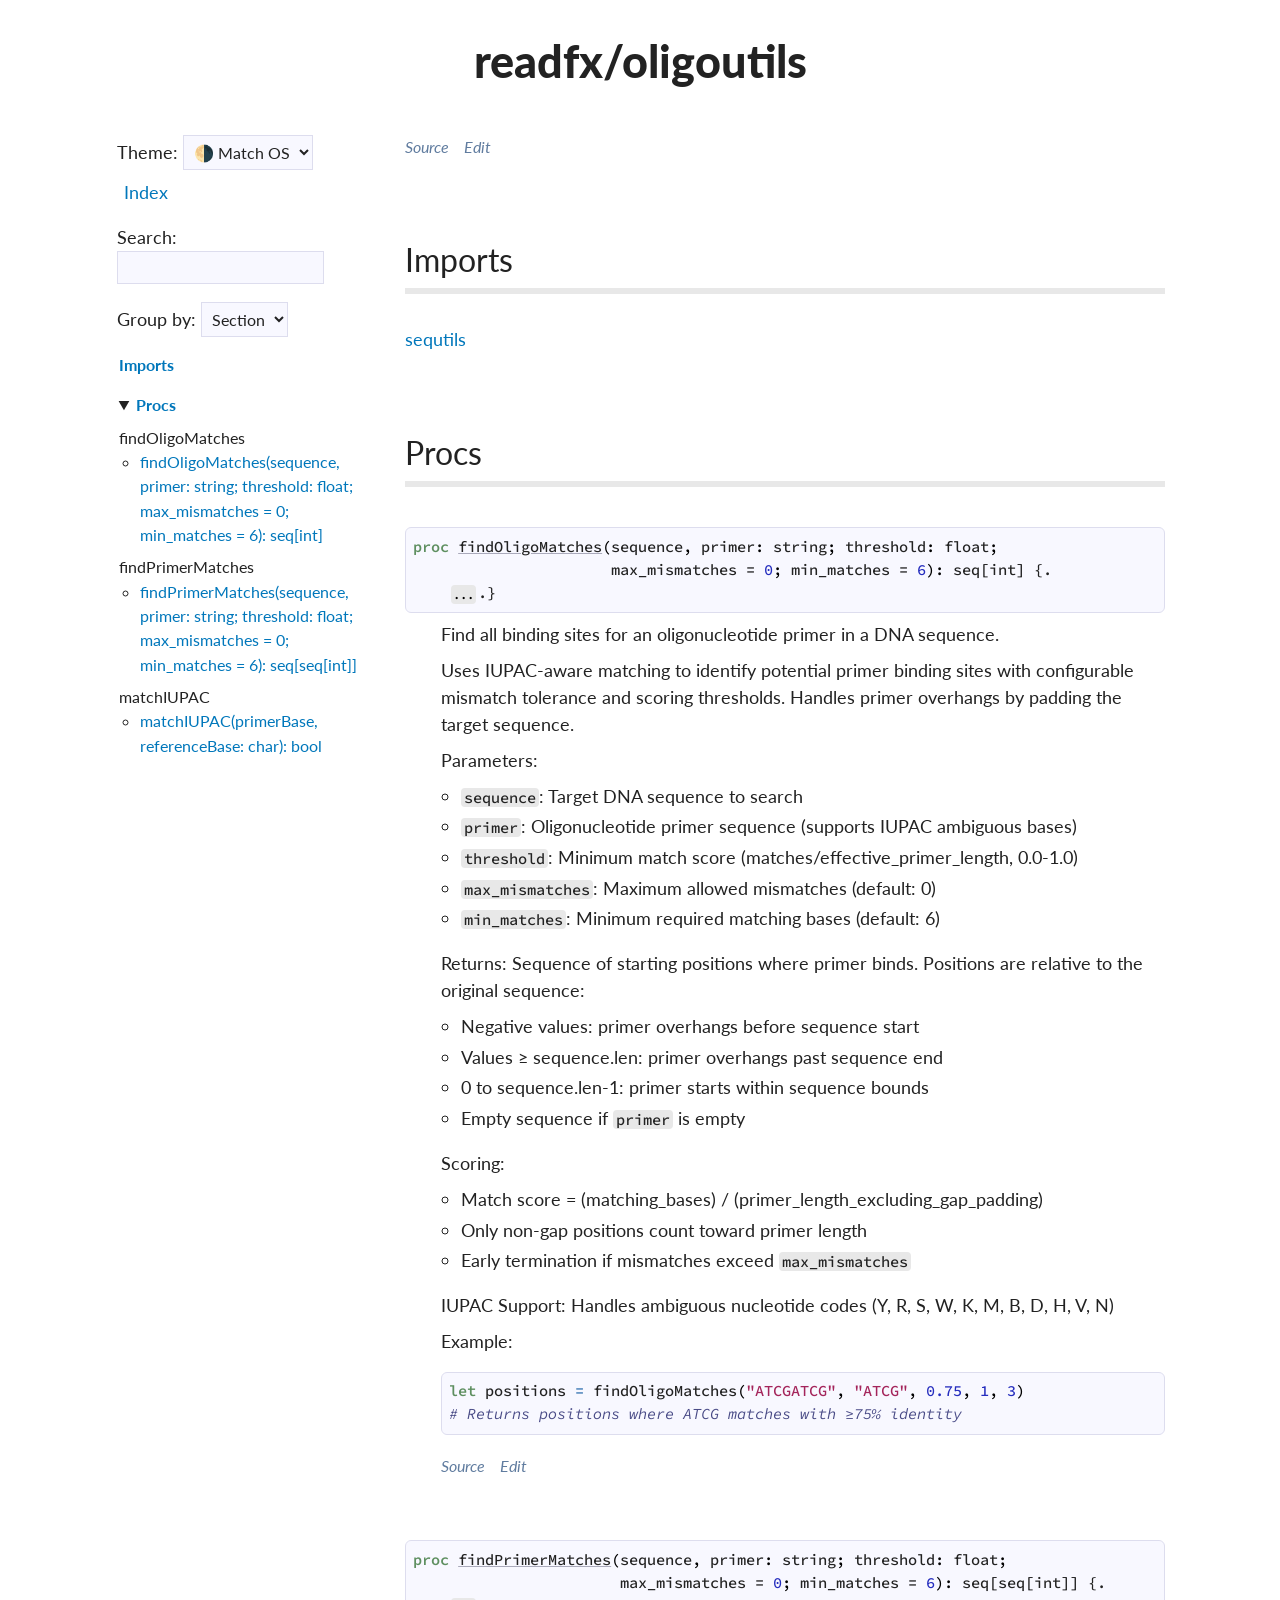
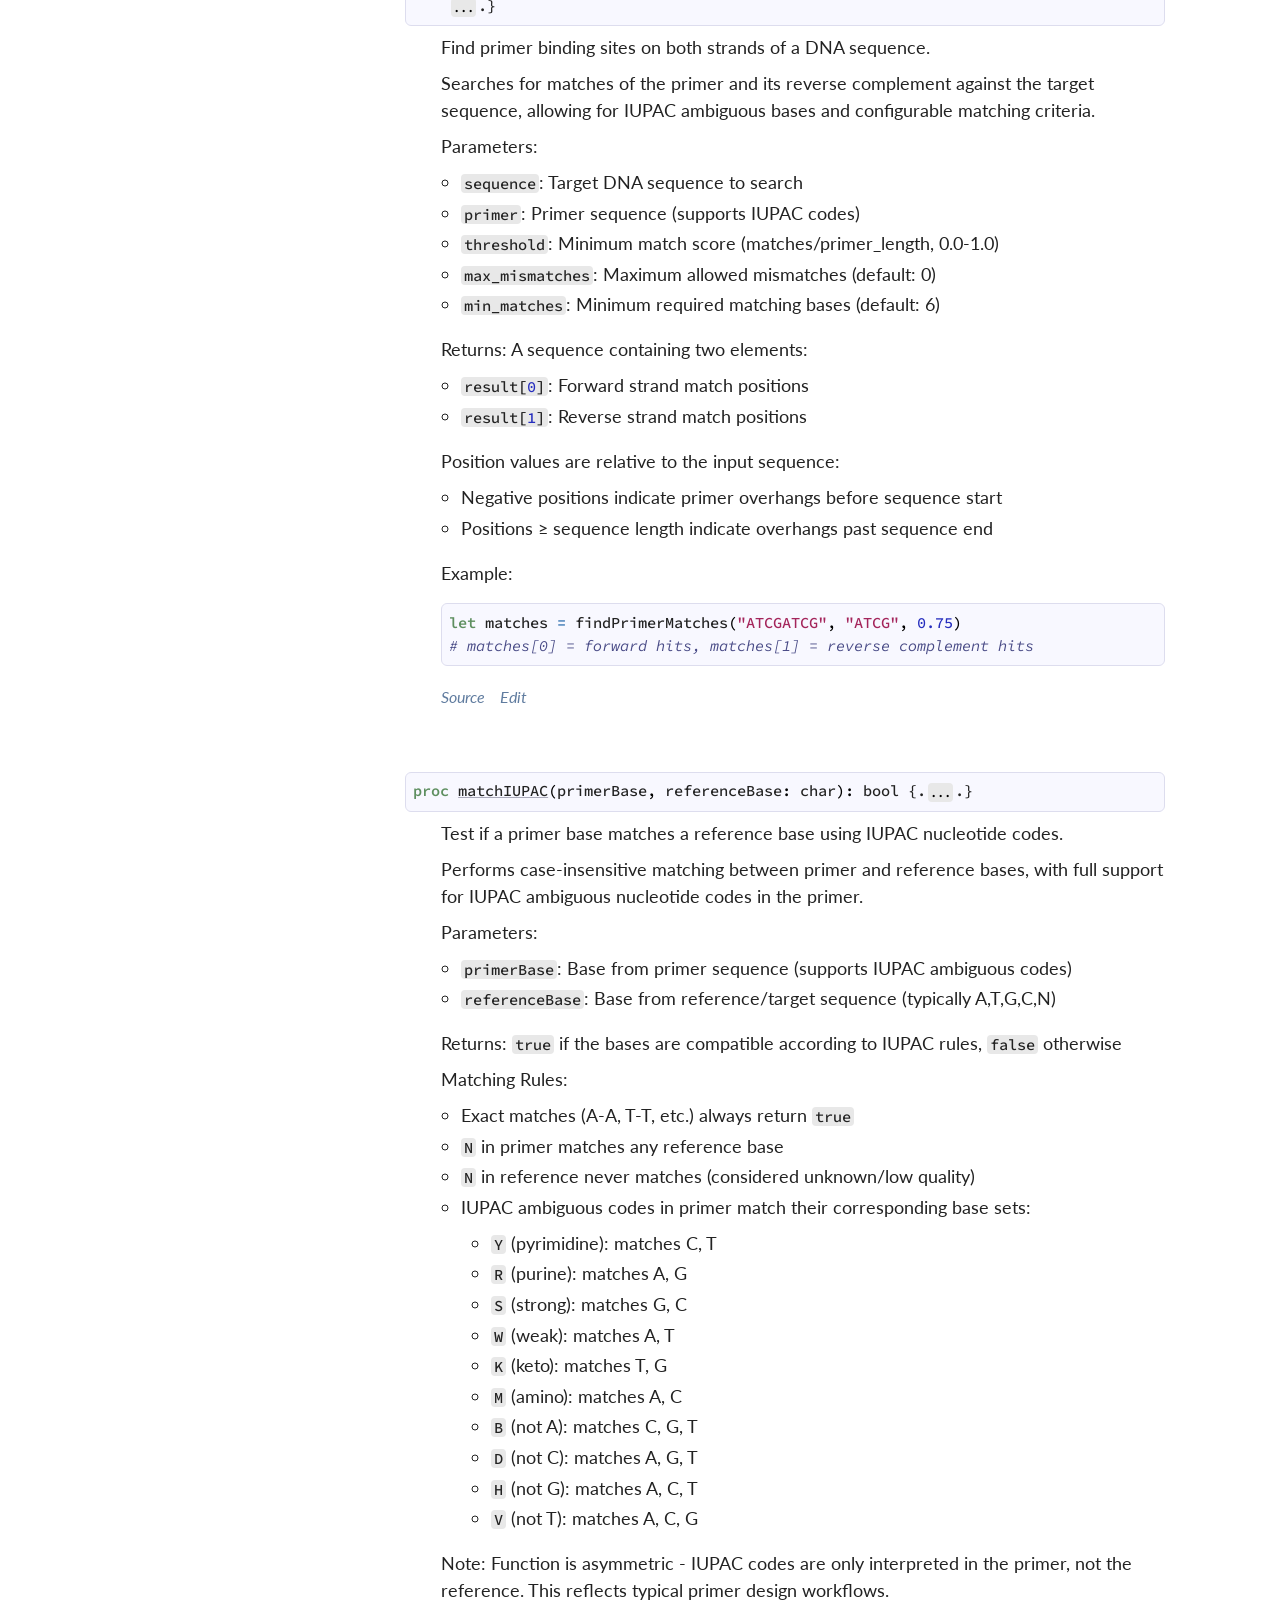
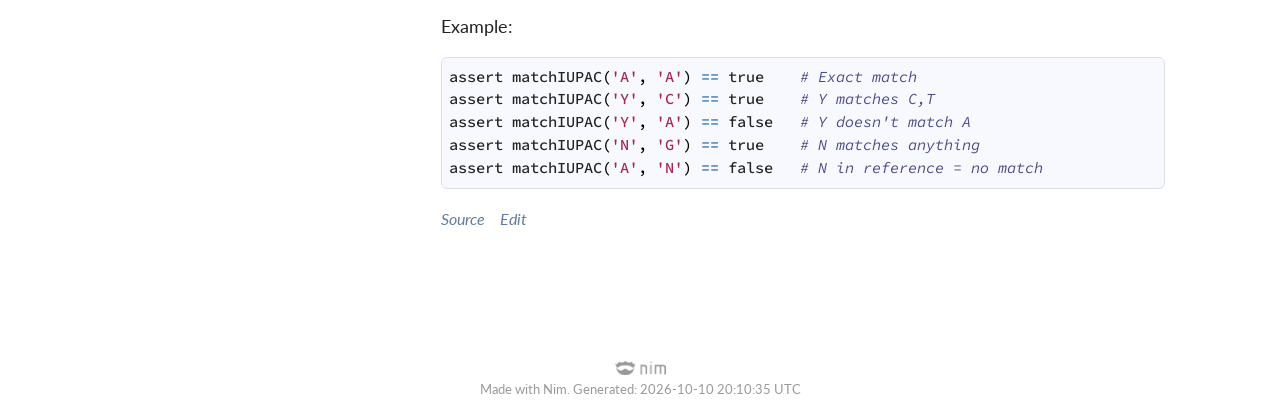
<file: docs/readfx/oligoutils.html>
<?xml version="1.0" encoding="utf-8" ?>
<!DOCTYPE html PUBLIC "-//W3C//DTD XHTML 1.0 Transitional//EN" "https://www.w3.org/TR/xhtml1/DTD/xhtml1-transitional.dtd">
<!--  This file is generated by Nim. -->
<html xmlns="https://www.w3.org/1999/xhtml" xml:lang="en" lang="en" data-theme="auto">
<head>
<meta http-equiv="Content-Type" content="text/html; charset=utf-8" />
<meta name="viewport" content="width=device-width, initial-scale=1.0">
<title>readfx/oligoutils</title>

<!-- Google fonts -->
<link href='https://fonts.googleapis.com/css?family=Lato:400,600,900' rel='stylesheet' type='text/css'/>
<link href='https://fonts.googleapis.com/css?family=Source+Code+Pro:400,500,600' rel='stylesheet' type='text/css'/>

<!-- Favicon -->
<link rel="shortcut icon" href="[data-uri]"/>
<link rel="icon" type="image/png" sizes="32x32" href="[data-uri]">

<!-- CSS -->
<link rel="stylesheet" type="text/css" href="../nimdoc.out.css?v=2.2.12">

<!-- JS -->
<script type="text/javascript" src="../dochack.js?v=2.2.12"></script>
</head>
<body>
  <div class="document" id="documentId">
    <input type="checkbox" id="nav-toggle" hidden>
    <label for="nav-toggle" id="nav-burger">&#9776;</label>
    <label for="nav-toggle" id="nav-overlay"></label>
    <div class="container">
      <h1 class="title">readfx/oligoutils</h1>
      <div class="row">
  <div class="three columns">
    <div class="theme-select-wrapper">
      <label for="theme-select">Theme:&nbsp;</label>
      <select id="theme-select" onchange="setTheme(this.value)">
        <option value="auto">🌗 Match OS</option>
        <option value="dark">🌑 Dark</option>
        <option value="light">🌕 Light</option>
      </select>
    </div>
    <div id="global-links">
      <ul class="simple">
        <li><a id="indexLink" href="../theindex.html">Index</a></li>
      </ul>
    </div>
    <div id="searchInputDiv">
      Search: <input type="search" id="searchInput" oninput="search()"/>
    </div>
    <div>
      Group by:
      <select onchange="groupBy(this.value)">
        <option value="section">Section</option>
        <option value="type">Type</option>
      </select>
    </div>
    <ul class="simple simple-toc" id="toc-list">
  <li>
  <a class="reference reference-toplevel" href="#6" id="56">Imports</a>
</li>
<li>
  <details open>
    <summary><a class="reference reference-toplevel" href="#12" id="62">Procs</a></summary>
    <ul class="simple simple-toc-section">
      <ul class="simple nested-toc-section">findOligoMatches
  <li><a class="reference" href="#findOligoMatches%2Cstring%2Cstring%2Cfloat%2Cint%2Cint" title="findOligoMatches(sequence, primer: string; threshold: float; max_mismatches = 0;
                 min_matches = 6): seq[int]">findOligoMatches(sequence, primer: string; threshold: float; max_mismatches = 0;
                 min_matches = 6): seq[int]</a></li>

</ul>
<ul class="simple nested-toc-section">findPrimerMatches
  <li><a class="reference" href="#findPrimerMatches%2Cstring%2Cstring%2Cfloat%2Cint%2Cint" title="findPrimerMatches(sequence, primer: string; threshold: float;
                  max_mismatches = 0; min_matches = 6): seq[seq[int]]">findPrimerMatches(sequence, primer: string; threshold: float;
                  max_mismatches = 0; min_matches = 6): seq[seq[int]]</a></li>

</ul>
<ul class="simple nested-toc-section">matchIUPAC
  <li><a class="reference" href="#matchIUPAC%2Cchar%2Cchar" title="matchIUPAC(primerBase, referenceBase: char): bool">matchIUPAC(primerBase, referenceBase: char): bool</a></li>

</ul>

    </ul>
  </details>
</li>

</ul>

  </div>
  <div class="nine columns" id="content">
    <a href="https://github.com/quadram-institute-bioscience/readfx//tree/main/readfx/oligoutils.nim#L1" class="link-seesrc" target="_blank">Source</a>&nbsp;&nbsp;
<a href="https://github.com/quadram-institute-bioscience/readfx//edit/devel/readfx/oligoutils.nim#L1" class="link-seesrc" target="_blank" >Edit</a>&nbsp;&nbsp;

    <div id="tocRoot"></div>
    
    <p class="module-desc"></p>
    <div class="section" id="6">
  <h1><a class="toc-backref" href="#6">Imports</a></h1>
  <dl class="item">
    <a class="reference external" href="sequtils.html">sequtils</a>
  </dl>
</div>
<div class="section" id="12">
  <h1><a class="toc-backref" href="#12">Procs</a></h1>
  <dl class="item">
    <div id="findOligoMatches-procs-all">
  <div id="findOligoMatches,string,string,float,int,int">
  <dt><pre><span class="Keyword">proc</span> <a href="#findOligoMatches%2Cstring%2Cstring%2Cfloat%2Cint%2Cint"><span class="Identifier">findOligoMatches</span></a><span class="Other">(</span><span class="Identifier">sequence</span><span class="Other">,</span> <span class="Identifier">primer</span><span class="Other">:</span> <span class="Identifier">string</span><span class="Other">;</span> <span class="Identifier">threshold</span><span class="Other">:</span> <span class="Identifier">float</span><span class="Other">;</span>
                      <span class="Identifier">max_mismatches</span> <span class="Other">=</span> <span class="DecNumber">0</span><span class="Other">;</span> <span class="Identifier">min_matches</span> <span class="Other">=</span> <span class="DecNumber">6</span><span class="Other">)</span><span class="Other">:</span> <span class="Identifier">seq</span><span class="Other">[</span><span class="Identifier">int</span><span class="Other">]</span> {.
    <span><span class="Other pragmadots">...</span></span><span class="pragmawrap"><span class="Identifier">raises</span><span class="Other">:</span> <span class="Other">[</span><span class="Other">]</span><span class="Other">,</span> <span class="Identifier">tags</span><span class="Other">:</span> <span class="Other">[</span><span class="Other">]</span><span class="Other">,</span> <span class="Identifier">forbids</span><span class="Other">:</span> <span class="Other">[</span><span class="Other">]</span></span>.}</pre></dt>
  <dd>
    
    <p>Find all binding sites for an oligonucleotide primer in a DNA sequence.</p>
<p>Uses IUPAC-aware matching to identify potential primer binding sites with configurable mismatch tolerance and scoring thresholds. Handles primer overhangs by padding the target sequence.</p>
<p>Parameters:</p>
<ul class="simple"><li><tt class="docutils literal"><span class="pre"><span class="Identifier">sequence</span></span></tt>: Target DNA sequence to search</li>
<li><tt class="docutils literal"><span class="pre"><span class="Identifier">primer</span></span></tt>: Oligonucleotide primer sequence (supports IUPAC ambiguous bases)</li>
<li><tt class="docutils literal"><span class="pre"><span class="Identifier">threshold</span></span></tt>: Minimum match score (matches/effective_primer_length, 0.0-1.0)</li>
<li><tt class="docutils literal"><span class="pre"><span class="Identifier">max_mismatches</span></span></tt>: Maximum allowed mismatches (default: 0)</li>
<li><tt class="docutils literal"><span class="pre"><span class="Identifier">min_matches</span></span></tt>: Minimum required matching bases (default: 6)</li>
</ul>
<p>Returns: Sequence of starting positions where primer binds. Positions are relative to the original sequence:</p>
<ul class="simple"><li>Negative values: primer overhangs before sequence start</li>
<li>Values ≥ sequence.len: primer overhangs past sequence end</li>
<li>0 to sequence.len-1: primer starts within sequence bounds</li>
<li>Empty sequence if <tt class="docutils literal"><span class="pre"><span class="Identifier">primer</span></span></tt> is empty</li>
</ul>
<p>Scoring:</p>
<ul class="simple"><li>Match score = (matching_bases) / (primer_length_excluding_gap_padding)</li>
<li>Only non-gap positions count toward primer length</li>
<li>Early termination if mismatches exceed <tt class="docutils literal"><span class="pre"><span class="Identifier">max_mismatches</span></span></tt></li>
</ul>
<p>IUPAC Support: Handles ambiguous nucleotide codes (Y, R, S, W, K, M, B, D, H, V, N)</p>
<p>Example:</p>
<p><pre class="listing"><span class="Keyword">let</span> <span class="Identifier">positions</span> <span class="Operator">=</span> <span class="Identifier">findOligoMatches</span><span class="Punctuation">(</span><span class="StringLit">&quot;ATCGATCG&quot;</span><span class="Punctuation">,</span> <span class="StringLit">&quot;ATCG&quot;</span><span class="Punctuation">,</span> <span class="FloatNumber">0.75</span><span class="Punctuation">,</span> <span class="DecNumber">1</span><span class="Punctuation">,</span> <span class="DecNumber">3</span><span class="Punctuation">)</span>
<span class="Comment"># Returns positions where ATCG matches with ≥75% identity</span></pre></p>

    <a href="https://github.com/quadram-institute-bioscience/readfx//tree/main/readfx/oligoutils.nim#L67" class="link-seesrc" target="_blank">Source</a>&nbsp;&nbsp;
<a href="https://github.com/quadram-institute-bioscience/readfx//edit/devel/readfx/oligoutils.nim#L67" class="link-seesrc" target="_blank" >Edit</a>&nbsp;&nbsp;

  </dd>
</div>

</div>
<div id="findPrimerMatches-procs-all">
  <div id="findPrimerMatches,string,string,float,int,int">
  <dt><pre><span class="Keyword">proc</span> <a href="#findPrimerMatches%2Cstring%2Cstring%2Cfloat%2Cint%2Cint"><span class="Identifier">findPrimerMatches</span></a><span class="Other">(</span><span class="Identifier">sequence</span><span class="Other">,</span> <span class="Identifier">primer</span><span class="Other">:</span> <span class="Identifier">string</span><span class="Other">;</span> <span class="Identifier">threshold</span><span class="Other">:</span> <span class="Identifier">float</span><span class="Other">;</span>
                       <span class="Identifier">max_mismatches</span> <span class="Other">=</span> <span class="DecNumber">0</span><span class="Other">;</span> <span class="Identifier">min_matches</span> <span class="Other">=</span> <span class="DecNumber">6</span><span class="Other">)</span><span class="Other">:</span> <span class="Identifier">seq</span><span class="Other">[</span><span class="Identifier">seq</span><span class="Other">[</span><span class="Identifier">int</span><span class="Other">]</span><span class="Other">]</span> {.
    <span><span class="Other pragmadots">...</span></span><span class="pragmawrap"><span class="Identifier">raises</span><span class="Other">:</span> <span class="Other">[</span><span class="Other">]</span><span class="Other">,</span> <span class="Identifier">tags</span><span class="Other">:</span> <span class="Other">[</span><span class="Other">]</span><span class="Other">,</span> <span class="Identifier">forbids</span><span class="Other">:</span> <span class="Other">[</span><span class="Other">]</span></span>.}</pre></dt>
  <dd>
    
    <p>Find primer binding sites on both strands of a DNA sequence.</p>
<p>Searches for matches of the primer and its reverse complement against the target sequence, allowing for IUPAC ambiguous bases and configurable matching criteria.</p>
<p>Parameters:</p>
<ul class="simple"><li><tt class="docutils literal"><span class="pre"><span class="Identifier">sequence</span></span></tt>: Target DNA sequence to search</li>
<li><tt class="docutils literal"><span class="pre"><span class="Identifier">primer</span></span></tt>: Primer sequence (supports IUPAC codes)</li>
<li><tt class="docutils literal"><span class="pre"><span class="Identifier">threshold</span></span></tt>: Minimum match score (matches/primer_length, 0.0-1.0)</li>
<li><tt class="docutils literal"><span class="pre"><span class="Identifier">max_mismatches</span></span></tt>: Maximum allowed mismatches (default: 0)</li>
<li><tt class="docutils literal"><span class="pre"><span class="Identifier">min_matches</span></span></tt>: Minimum required matching bases (default: 6)</li>
</ul>
<p>Returns: A sequence containing two elements:</p>
<ul class="simple"><li><tt class="docutils literal"><span class="pre"><span class="Identifier">result</span><span class="Punctuation">[</span><span class="DecNumber">0</span><span class="Punctuation">]</span></span></tt>: Forward strand match positions</li>
<li><tt class="docutils literal"><span class="pre"><span class="Identifier">result</span><span class="Punctuation">[</span><span class="DecNumber">1</span><span class="Punctuation">]</span></span></tt>: Reverse strand match positions</li>
</ul>
<p>Position values are relative to the input sequence:</p>
<ul class="simple"><li>Negative positions indicate primer overhangs before sequence start</li>
<li>Positions ≥ sequence length indicate overhangs past sequence end</li>
</ul>
<p>Example:</p>
<p><pre class="listing"><span class="Keyword">let</span> <span class="Identifier">matches</span> <span class="Operator">=</span> <span class="Identifier">findPrimerMatches</span><span class="Punctuation">(</span><span class="StringLit">&quot;ATCGATCG&quot;</span><span class="Punctuation">,</span> <span class="StringLit">&quot;ATCG&quot;</span><span class="Punctuation">,</span> <span class="FloatNumber">0.75</span><span class="Punctuation">)</span>
<span class="Comment"># matches[0] = forward hits, matches[1] = reverse complement hits</span></pre></p>

    <a href="https://github.com/quadram-institute-bioscience/readfx//tree/main/readfx/oligoutils.nim#L134" class="link-seesrc" target="_blank">Source</a>&nbsp;&nbsp;
<a href="https://github.com/quadram-institute-bioscience/readfx//edit/devel/readfx/oligoutils.nim#L134" class="link-seesrc" target="_blank" >Edit</a>&nbsp;&nbsp;

  </dd>
</div>

</div>
<div id="matchIUPAC-procs-all">
  <div id="matchIUPAC,char,char">
  <dt><pre><span class="Keyword">proc</span> <a href="#matchIUPAC%2Cchar%2Cchar"><span class="Identifier">matchIUPAC</span></a><span class="Other">(</span><span class="Identifier">primerBase</span><span class="Other">,</span> <span class="Identifier">referenceBase</span><span class="Other">:</span> <span class="Identifier">char</span><span class="Other">)</span><span class="Other">:</span> <span class="Identifier">bool</span> {.<span><span class="Other pragmadots">...</span></span><span class="pragmawrap"><span class="Identifier">raises</span><span class="Other">:</span> <span class="Other">[</span><span class="Other">]</span><span class="Other">,</span> <span class="Identifier">tags</span><span class="Other">:</span> <span class="Other">[</span><span class="Other">]</span><span class="Other">,</span>
    <span class="Identifier">forbids</span><span class="Other">:</span> <span class="Other">[</span><span class="Other">]</span></span>.}</pre></dt>
  <dd>
    
    <p>Test if a primer base matches a reference base using IUPAC nucleotide codes.</p>
<p>Performs case-insensitive matching between primer and reference bases, with full support for IUPAC ambiguous nucleotide codes in the primer.</p>
<p>Parameters:</p>
<ul class="simple"><li><tt class="docutils literal"><span class="pre"><span class="Identifier">primerBase</span></span></tt>: Base from primer sequence (supports IUPAC ambiguous codes)</li>
<li><tt class="docutils literal"><span class="pre"><span class="Identifier">referenceBase</span></span></tt>: Base from reference/target sequence (typically A,T,G,C,N)</li>
</ul>
<p>Returns: <tt class="docutils literal"><span class="pre"><span class="Identifier">true</span></span></tt> if the bases are compatible according to IUPAC rules, <tt class="docutils literal"><span class="pre"><span class="Identifier">false</span></span></tt> otherwise</p>
<p>Matching Rules:</p>
<ul class="simple"><li>Exact matches (A-A, T-T, etc.) always return <tt class="docutils literal"><span class="pre"><span class="Identifier">true</span></span></tt></li>
<li><tt class="docutils literal"><span class="pre"><span class="Identifier">N</span></span></tt> in primer matches any reference base</li>
<li><tt class="docutils literal"><span class="pre"><span class="Identifier">N</span></span></tt> in reference never matches (considered unknown/low quality)</li>
<li>IUPAC ambiguous codes in primer match their corresponding base sets:<ul class="simple"><li><tt class="docutils literal"><span class="pre"><span class="Identifier">Y</span></span></tt> (pyrimidine): matches C, T</li>
<li><tt class="docutils literal"><span class="pre"><span class="Identifier">R</span></span></tt> (purine): matches A, G</li>
<li><tt class="docutils literal"><span class="pre"><span class="Identifier">S</span></span></tt> (strong): matches G, C</li>
<li><tt class="docutils literal"><span class="pre"><span class="Identifier">W</span></span></tt> (weak): matches A, T</li>
<li><tt class="docutils literal"><span class="pre"><span class="Identifier">K</span></span></tt> (keto): matches T, G</li>
<li><tt class="docutils literal"><span class="pre"><span class="Identifier">M</span></span></tt> (amino): matches A, C</li>
<li><tt class="docutils literal"><span class="pre"><span class="Identifier">B</span></span></tt> (not A): matches C, G, T</li>
<li><tt class="docutils literal"><span class="pre"><span class="Identifier">D</span></span></tt> (not C): matches A, G, T</li>
<li><tt class="docutils literal"><span class="pre"><span class="Identifier">H</span></span></tt> (not G): matches A, C, T</li>
<li><tt class="docutils literal"><span class="pre"><span class="Identifier">V</span></span></tt> (not T): matches A, C, G</li>
</ul>
</li>
</ul>
<p>Note: Function is asymmetric - IUPAC codes are only interpreted in the primer, not the reference. This reflects typical primer design workflows.</p>
<p>Example:</p>
<p><pre class="listing"><span class="Identifier">assert</span> <span class="Identifier">matchIUPAC</span><span class="Punctuation">(</span><span class="CharLit">'A'</span><span class="Punctuation">,</span> <span class="CharLit">'A'</span><span class="Punctuation">)</span> <span class="Operator">==</span> <span class="Identifier">true</span>    <span class="Comment"># Exact match</span>
<span class="Identifier">assert</span> <span class="Identifier">matchIUPAC</span><span class="Punctuation">(</span><span class="CharLit">'Y'</span><span class="Punctuation">,</span> <span class="CharLit">'C'</span><span class="Punctuation">)</span> <span class="Operator">==</span> <span class="Identifier">true</span>    <span class="Comment"># Y matches C,T</span>
<span class="Identifier">assert</span> <span class="Identifier">matchIUPAC</span><span class="Punctuation">(</span><span class="CharLit">'Y'</span><span class="Punctuation">,</span> <span class="CharLit">'A'</span><span class="Punctuation">)</span> <span class="Operator">==</span> <span class="Identifier">false</span>   <span class="Comment"># Y doesn't match A</span>
<span class="Identifier">assert</span> <span class="Identifier">matchIUPAC</span><span class="Punctuation">(</span><span class="CharLit">'N'</span><span class="Punctuation">,</span> <span class="CharLit">'G'</span><span class="Punctuation">)</span> <span class="Operator">==</span> <span class="Identifier">true</span>    <span class="Comment"># N matches anything</span>
<span class="Identifier">assert</span> <span class="Identifier">matchIUPAC</span><span class="Punctuation">(</span><span class="CharLit">'A'</span><span class="Punctuation">,</span> <span class="CharLit">'N'</span><span class="Punctuation">)</span> <span class="Operator">==</span> <span class="Identifier">false</span>   <span class="Comment"># N in reference = no match</span></pre></p>

    <a href="https://github.com/quadram-institute-bioscience/readfx//tree/main/readfx/oligoutils.nim#L5" class="link-seesrc" target="_blank">Source</a>&nbsp;&nbsp;
<a href="https://github.com/quadram-institute-bioscience/readfx//edit/devel/readfx/oligoutils.nim#L5" class="link-seesrc" target="_blank" >Edit</a>&nbsp;&nbsp;

  </dd>
</div>

</div>

  </dl>
</div>

  </div>
</div>

      <div class="twelve-columns footer">
        <span class="nim-sprite"></span>
        <br>
        <small style="color: var(--hint);">Made with Nim. Generated: 2026-10-10 20:10:35 UTC</small>
      </div>
    </div>
  </div>
  
</body>
</html>
</file>
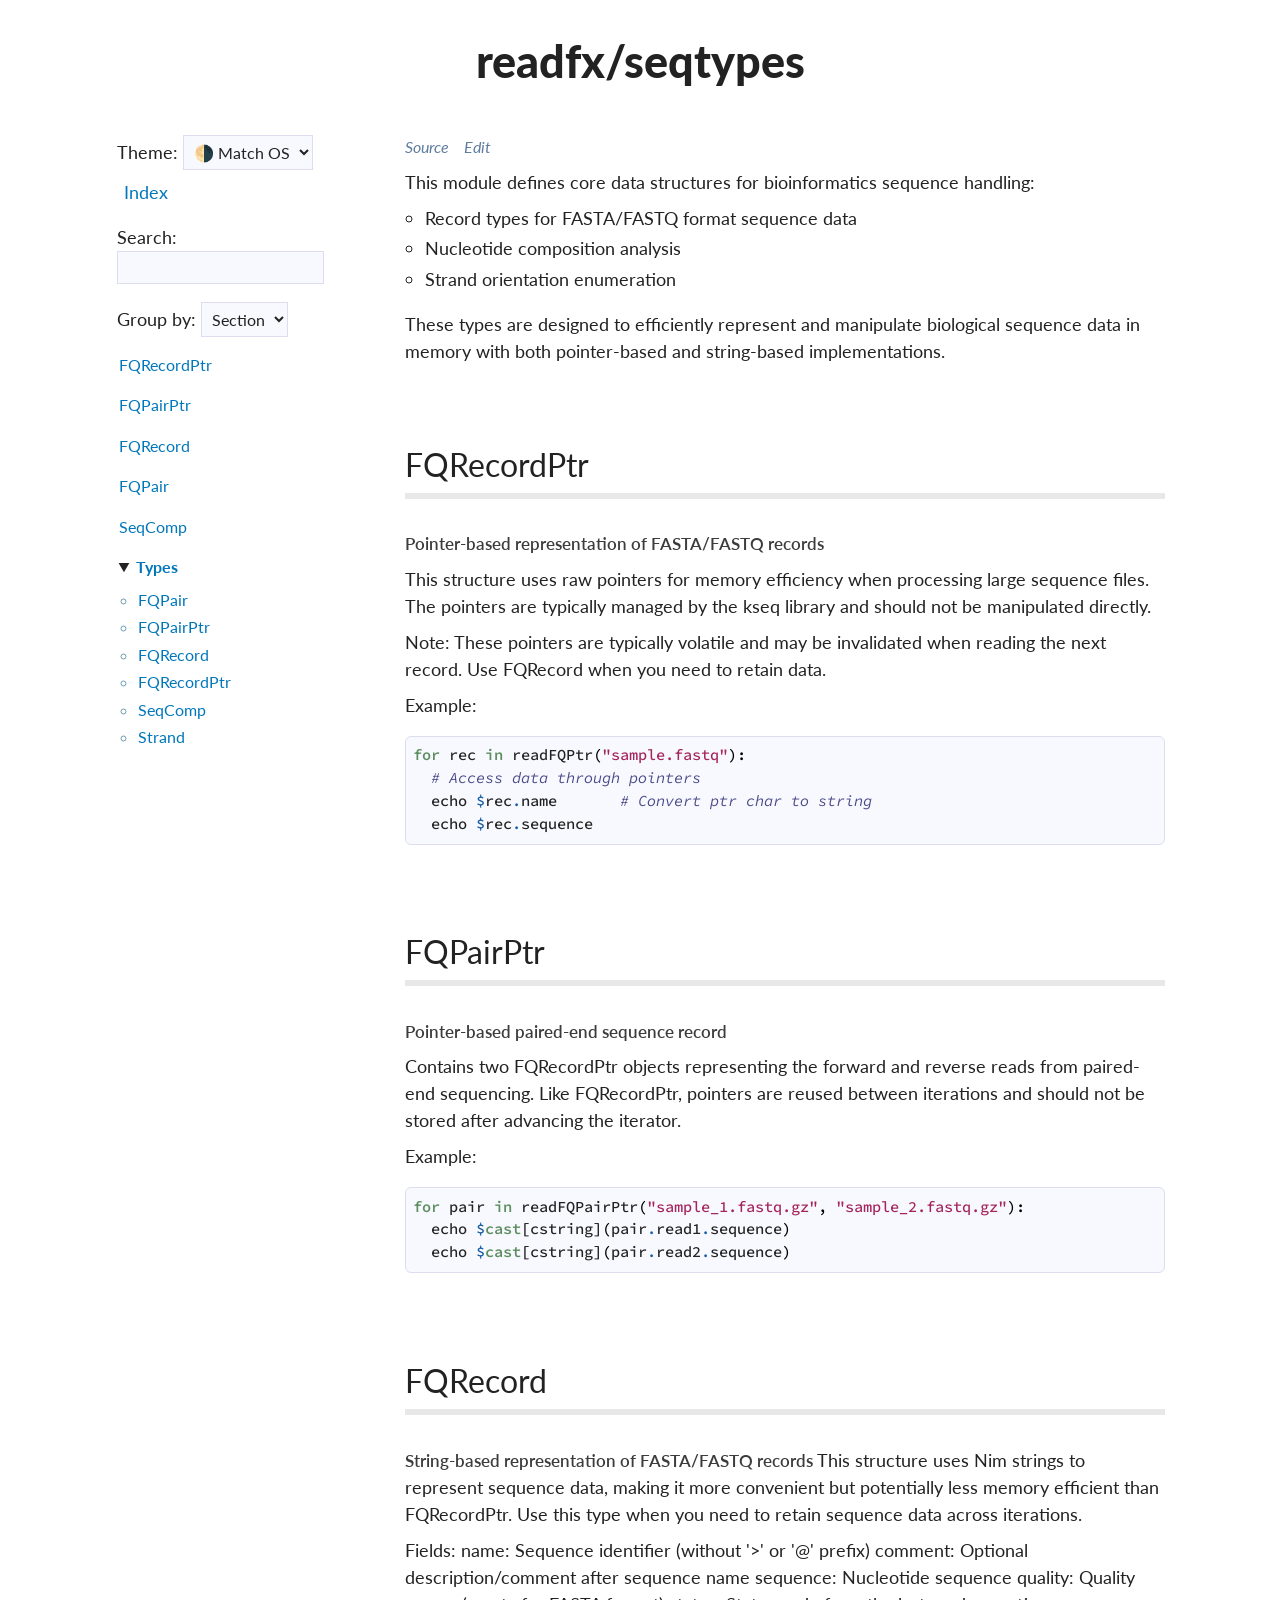
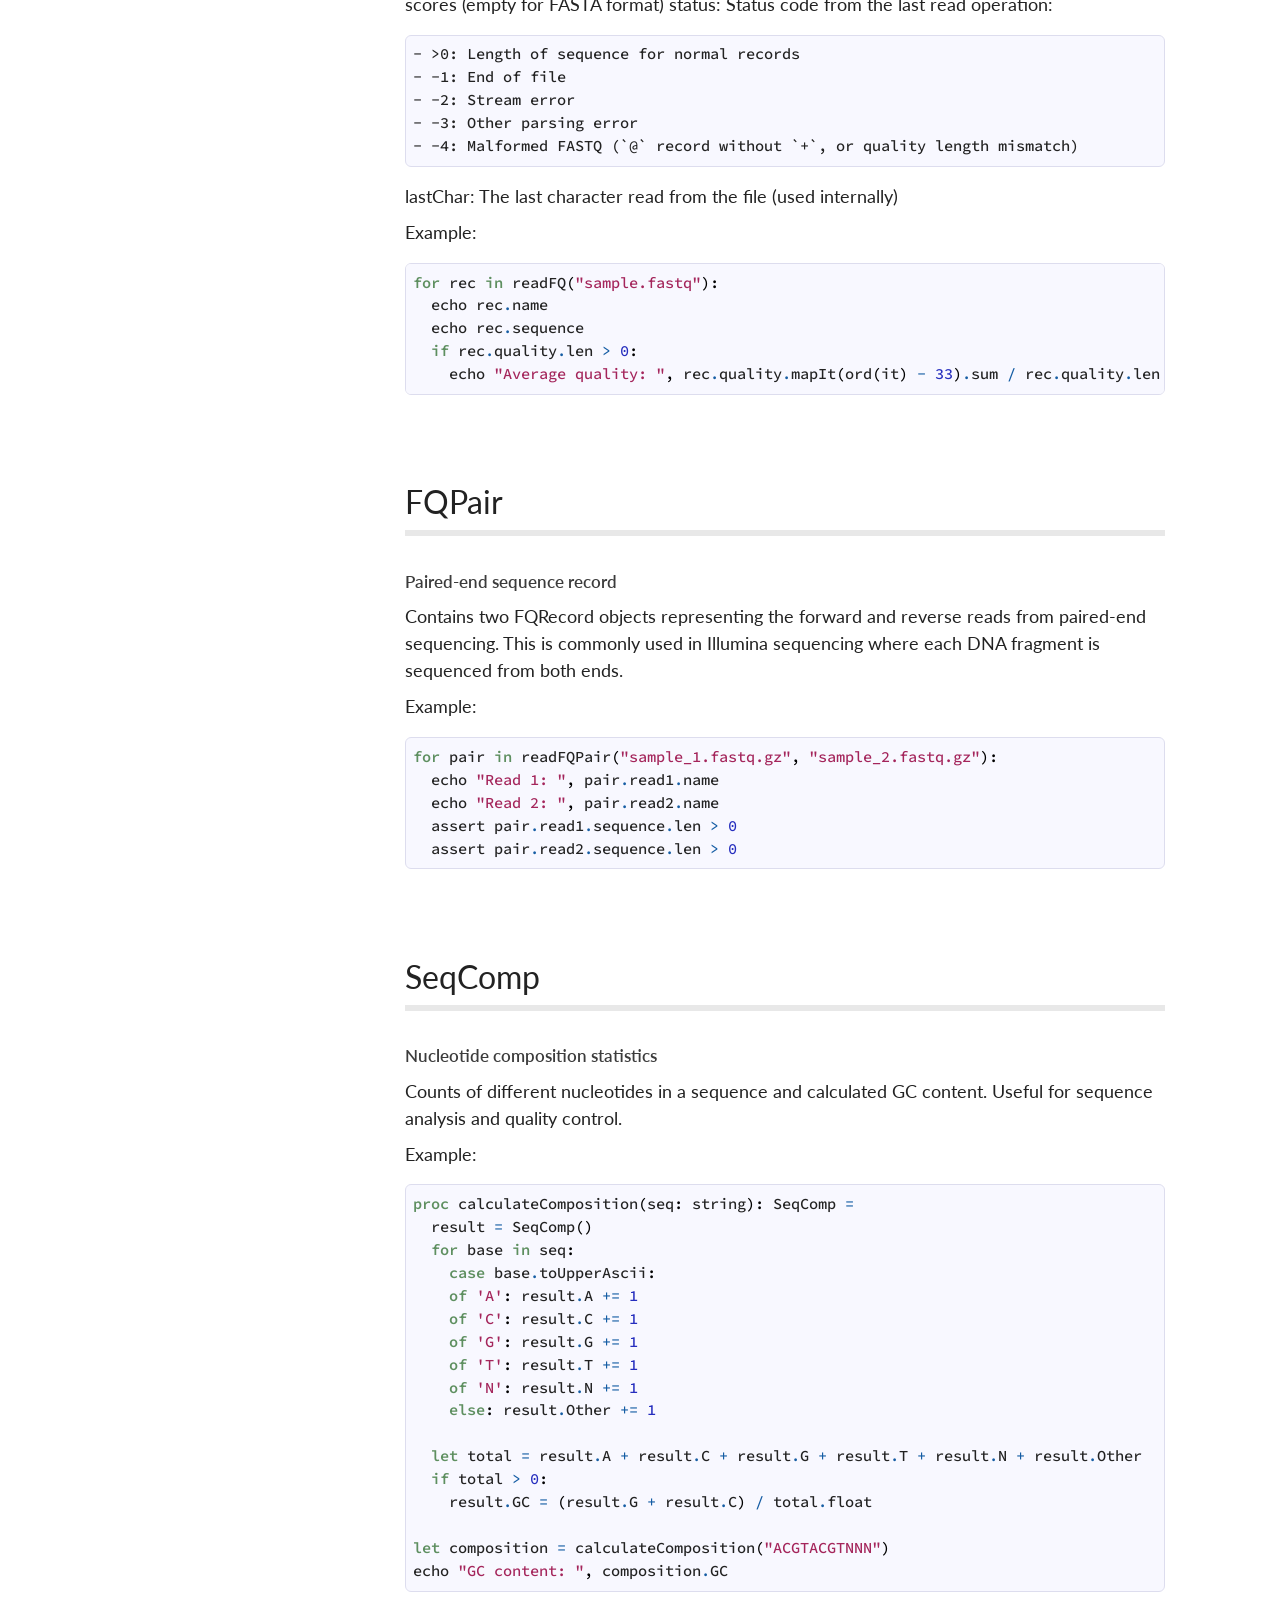
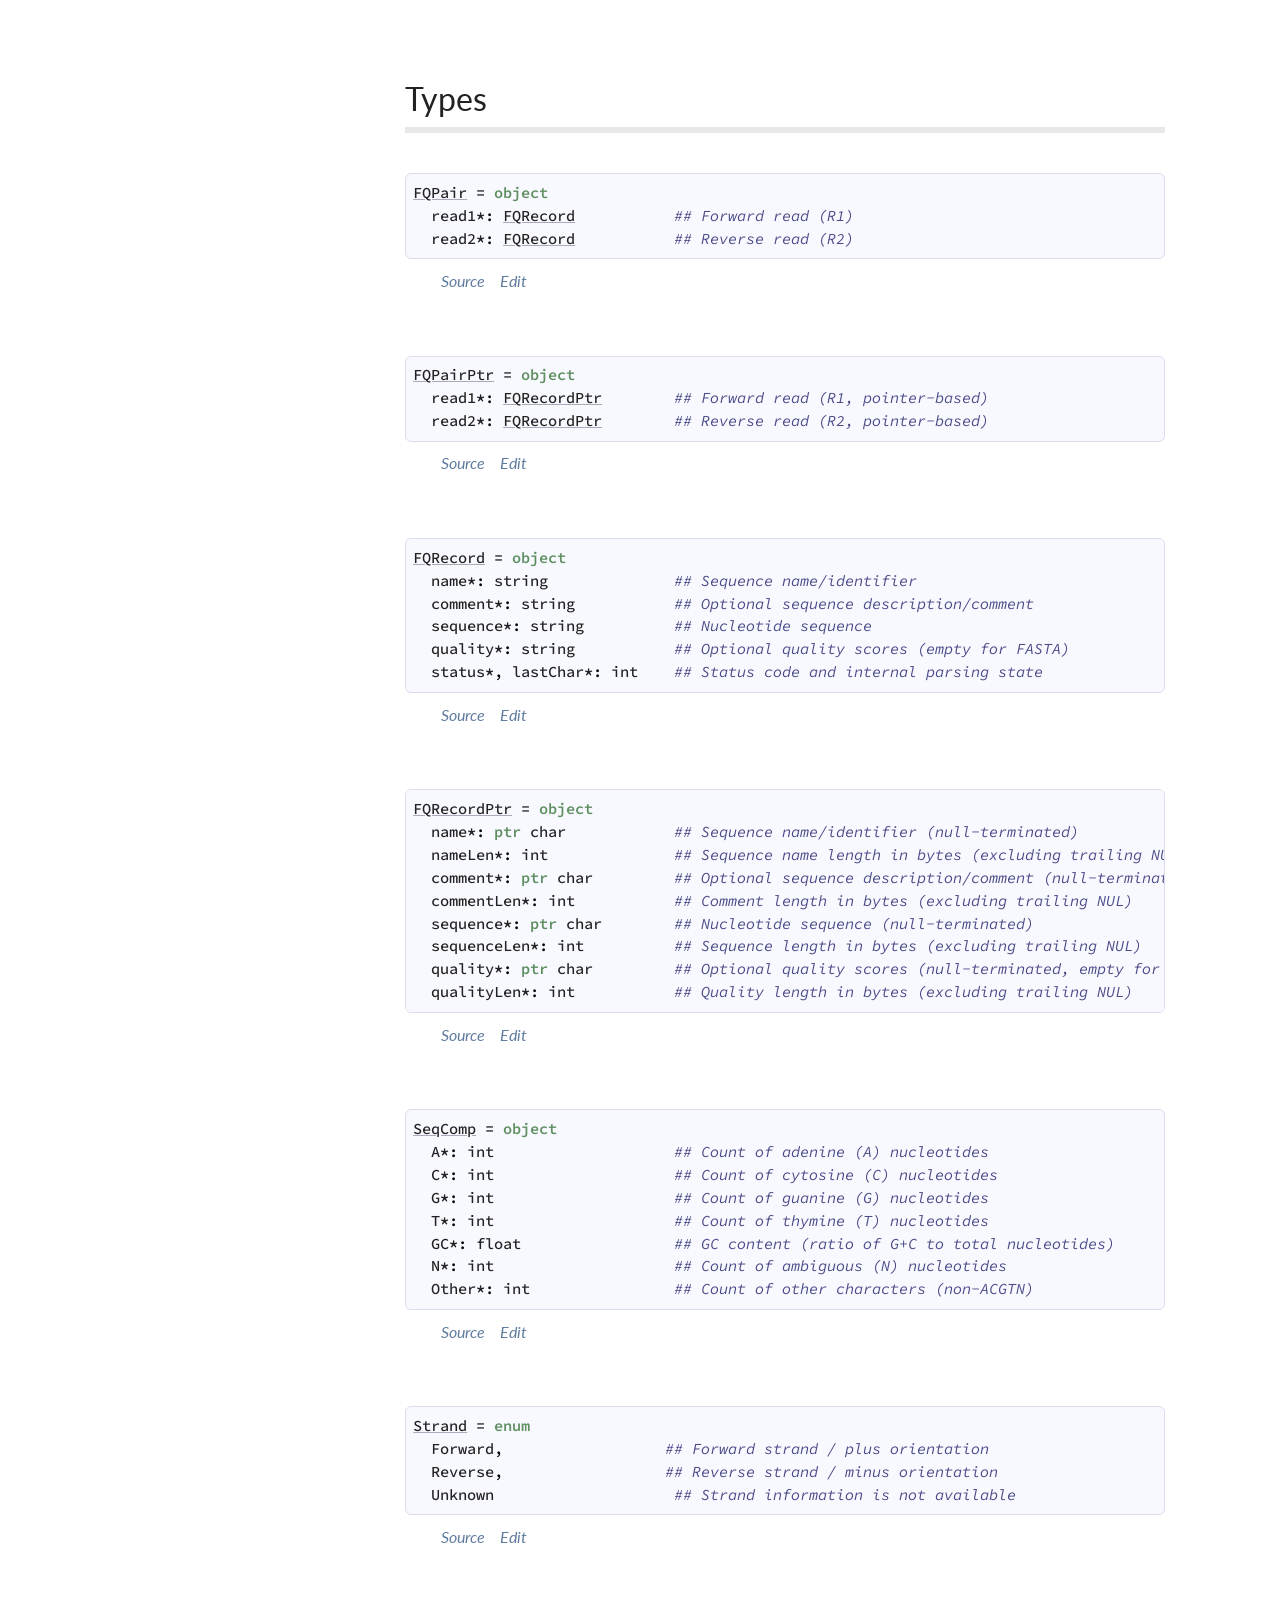
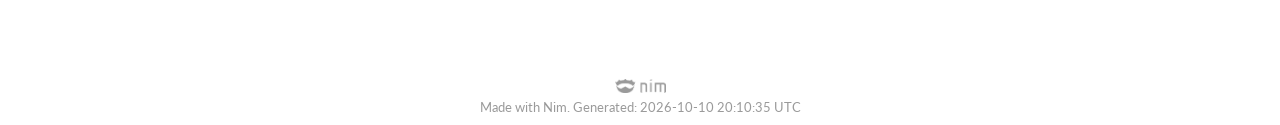
<file: docs/readfx/seqtypes.html>
<?xml version="1.0" encoding="utf-8" ?>
<!DOCTYPE html PUBLIC "-//W3C//DTD XHTML 1.0 Transitional//EN" "https://www.w3.org/TR/xhtml1/DTD/xhtml1-transitional.dtd">
<!--  This file is generated by Nim. -->
<html xmlns="https://www.w3.org/1999/xhtml" xml:lang="en" lang="en" data-theme="auto">
<head>
<meta http-equiv="Content-Type" content="text/html; charset=utf-8" />
<meta name="viewport" content="width=device-width, initial-scale=1.0">
<title>readfx/seqtypes</title>

<!-- Google fonts -->
<link href='https://fonts.googleapis.com/css?family=Lato:400,600,900' rel='stylesheet' type='text/css'/>
<link href='https://fonts.googleapis.com/css?family=Source+Code+Pro:400,500,600' rel='stylesheet' type='text/css'/>

<!-- Favicon -->
<link rel="shortcut icon" href="[data-uri]"/>
<link rel="icon" type="image/png" sizes="32x32" href="[data-uri]">

<!-- CSS -->
<link rel="stylesheet" type="text/css" href="../nimdoc.out.css?v=2.2.12">

<!-- JS -->
<script type="text/javascript" src="../dochack.js?v=2.2.12"></script>
</head>
<body>
  <div class="document" id="documentId">
    <input type="checkbox" id="nav-toggle" hidden>
    <label for="nav-toggle" id="nav-burger">&#9776;</label>
    <label for="nav-toggle" id="nav-overlay"></label>
    <div class="container">
      <h1 class="title">readfx/seqtypes</h1>
      <div class="row">
  <div class="three columns">
    <div class="theme-select-wrapper">
      <label for="theme-select">Theme:&nbsp;</label>
      <select id="theme-select" onchange="setTheme(this.value)">
        <option value="auto">🌗 Match OS</option>
        <option value="dark">🌑 Dark</option>
        <option value="light">🌕 Light</option>
      </select>
    </div>
    <div id="global-links">
      <ul class="simple">
        <li><a id="indexLink" href="../theindex.html">Index</a></li>
      </ul>
    </div>
    <div id="searchInputDiv">
      Search: <input type="search" id="searchInput" oninput="search()"/>
    </div>
    <div>
      Group by:
      <select onchange="groupBy(this.value)">
        <option value="section">Section</option>
        <option value="type">Type</option>
      </select>
    </div>
    <ul class="simple simple-toc" id="toc-list">
  <li><a class="reference" id="fqrecordptr_toc" href="#fqrecordptr">FQRecordPtr</a></li>
<li><a class="reference" id="fqpairptr_toc" href="#fqpairptr">FQPairPtr</a></li>
<li><a class="reference" id="fqrecord_toc" href="#fqrecord">FQRecord</a></li>
<li><a class="reference" id="fqpair_toc" href="#fqpair">FQPair</a></li>
<li><a class="reference" id="seqcomp_toc" href="#seqcomp">SeqComp</a></li>
<li>
  <details open>
    <summary><a class="reference reference-toplevel" href="#7" id="57">Types</a></summary>
    <ul class="simple simple-toc-section">
      <li><a class="reference" href="#FQPair" title="FQPair = object
  read1*: FQRecord           ## Forward read (R1)
  read2*: FQRecord           ## Reverse read (R2)">FQPair</a></li>
<li><a class="reference" href="#FQPairPtr" title="FQPairPtr = object
  read1*: FQRecordPtr        ## Forward read (R1, pointer-based)
  read2*: FQRecordPtr        ## Reverse read (R2, pointer-based)">FQPairPtr</a></li>
<li><a class="reference" href="#FQRecord" title="FQRecord = object
  name*: string              ## Sequence name/identifier 
  comment*: string           ## Optional sequence description/comment
  sequence*: string          ## Nucleotide sequence
  quality*: string           ## Optional quality scores (empty for FASTA)
  status*, lastChar*: int    ## Status code and internal parsing state">FQRecord</a></li>
<li><a class="reference" href="#FQRecordPtr" title="FQRecordPtr = object
  name*: ptr char            ## Sequence name/identifier (null-terminated)
  nameLen*: int              ## Sequence name length in bytes (excluding trailing NUL)
  comment*: ptr char         ## Optional sequence description/comment (null-terminated)
  commentLen*: int           ## Comment length in bytes (excluding trailing NUL)
  sequence*: ptr char        ## Nucleotide sequence (null-terminated)
  sequenceLen*: int          ## Sequence length in bytes (excluding trailing NUL)
  quality*: ptr char         ## Optional quality scores (null-terminated, empty for FASTA)
  qualityLen*: int           ## Quality length in bytes (excluding trailing NUL)">FQRecordPtr</a></li>
<li><a class="reference" href="#SeqComp" title="SeqComp = object
  A*: int                    ## Count of adenine (A) nucleotides
  C*: int                    ## Count of cytosine (C) nucleotides
  G*: int                    ## Count of guanine (G) nucleotides
  T*: int                    ## Count of thymine (T) nucleotides
  GC*: float                 ## GC content (ratio of G+C to total nucleotides)
  N*: int                    ## Count of ambiguous (N) nucleotides
  Other*: int                ## Count of other characters (non-ACGTN)">SeqComp</a></li>
<li><a class="reference" href="#Strand" title="Strand = enum
  Forward,                  ## Forward strand / plus orientation
  Reverse,                  ## Reverse strand / minus orientation
  Unknown                    ## Strand information is not available">Strand</a></li>

    </ul>
  </details>
</li>

</ul>

  </div>
  <div class="nine columns" id="content">
    <a href="https://github.com/quadram-institute-bioscience/readfx//tree/main/readfx/seqtypes.nim#L1" class="link-seesrc" target="_blank">Source</a>&nbsp;&nbsp;
<a href="https://github.com/quadram-institute-bioscience/readfx//edit/devel/readfx/seqtypes.nim#L1" class="link-seesrc" target="_blank" >Edit</a>&nbsp;&nbsp;

    <div id="tocRoot"></div>
    
    <p class="module-desc">This module defines core data structures for bioinformatics sequence handling:<ul class="simple"><li>Record types for FASTA/FASTQ format sequence data</li>
<li>Nucleotide composition analysis</li>
<li>Strand orientation enumeration</li>
</ul>
<p>These types are designed to efficiently represent and manipulate biological sequence data in memory with both pointer-based and string-based implementations.</p>

<h1><a class="toc-backref" id="fqrecordptr" href="#fqrecordptr">FQRecordPtr</a></h1><p><strong>Pointer-based representation of FASTA/FASTQ records</strong></p>
<p>This structure uses raw pointers for memory efficiency when processing large sequence files. The pointers are typically managed by the kseq library and should not be manipulated directly.</p>
<p>Note: These pointers are typically volatile and may be invalidated when reading the next record. Use FQRecord when you need to retain data.</p>
<p>Example:</p>
<p><pre class="listing"><span class="Keyword">for</span> <span class="Identifier">rec</span> <span class="Keyword">in</span> <span class="Identifier">readFQPtr</span><span class="Punctuation">(</span><span class="StringLit">&quot;sample.fastq&quot;</span><span class="Punctuation">)</span><span class="Punctuation">:</span>
  <span class="Comment"># Access data through pointers</span>
  <span class="Identifier">echo</span> <span class="Operator">$</span><span class="Identifier">rec</span><span class="Operator">.</span><span class="Identifier">name</span>       <span class="Comment"># Convert ptr char to string</span>
  <span class="Identifier">echo</span> <span class="Operator">$</span><span class="Identifier">rec</span><span class="Operator">.</span><span class="Identifier">sequence</span></pre></p>

<h1><a class="toc-backref" id="fqpairptr" href="#fqpairptr">FQPairPtr</a></h1><p><strong>Pointer-based paired-end sequence record</strong></p>
<p>Contains two FQRecordPtr objects representing the forward and reverse reads from paired-end sequencing. Like FQRecordPtr, pointers are reused between iterations and should not be stored after advancing the iterator.</p>
<p>Example:</p>
<p><pre class="listing"><span class="Keyword">for</span> <span class="Identifier">pair</span> <span class="Keyword">in</span> <span class="Identifier">readFQPairPtr</span><span class="Punctuation">(</span><span class="StringLit">&quot;sample_1.fastq.gz&quot;</span><span class="Punctuation">,</span> <span class="StringLit">&quot;sample_2.fastq.gz&quot;</span><span class="Punctuation">)</span><span class="Punctuation">:</span>
  <span class="Identifier">echo</span> <span class="Operator">$</span><span class="Keyword">cast</span><span class="Punctuation">[</span><span class="Identifier">cstring</span><span class="Punctuation">]</span><span class="Punctuation">(</span><span class="Identifier">pair</span><span class="Operator">.</span><span class="Identifier">read1</span><span class="Operator">.</span><span class="Identifier">sequence</span><span class="Punctuation">)</span>
  <span class="Identifier">echo</span> <span class="Operator">$</span><span class="Keyword">cast</span><span class="Punctuation">[</span><span class="Identifier">cstring</span><span class="Punctuation">]</span><span class="Punctuation">(</span><span class="Identifier">pair</span><span class="Operator">.</span><span class="Identifier">read2</span><span class="Operator">.</span><span class="Identifier">sequence</span><span class="Punctuation">)</span></pre></p>

<h1><a class="toc-backref" id="fqrecord" href="#fqrecord">FQRecord</a></h1><p><strong>String-based representation of FASTA/FASTQ records</strong> This structure uses Nim strings to represent sequence data, making it more convenient but potentially less memory efficient than FQRecordPtr. Use this type when you need to retain sequence data across iterations.</p>
<p>Fields: name: Sequence identifier (without '&gt;' or '@' prefix) comment: Optional description/comment after sequence name sequence: Nucleotide sequence quality: Quality scores (empty for FASTA format) status: Status code from the last read operation:</p>
<pre>- &gt;0: Length of sequence for normal records
- -1: End of file
- -2: Stream error
- -3: Other parsing error
- -4: Malformed FASTQ (`@` record without `+`, or quality length mismatch)</pre>
<p>lastChar: The last character read from the file (used internally)</p>
<p>Example:</p>
<p><pre class="listing"><span class="Keyword">for</span> <span class="Identifier">rec</span> <span class="Keyword">in</span> <span class="Identifier">readFQ</span><span class="Punctuation">(</span><span class="StringLit">&quot;sample.fastq&quot;</span><span class="Punctuation">)</span><span class="Punctuation">:</span>
  <span class="Identifier">echo</span> <span class="Identifier">rec</span><span class="Operator">.</span><span class="Identifier">name</span>
  <span class="Identifier">echo</span> <span class="Identifier">rec</span><span class="Operator">.</span><span class="Identifier">sequence</span>
  <span class="Keyword">if</span> <span class="Identifier">rec</span><span class="Operator">.</span><span class="Identifier">quality</span><span class="Operator">.</span><span class="Identifier">len</span> <span class="Operator">&gt;</span> <span class="DecNumber">0</span><span class="Punctuation">:</span>
    <span class="Identifier">echo</span> <span class="StringLit">&quot;Average quality: &quot;</span><span class="Punctuation">,</span> <span class="Identifier">rec</span><span class="Operator">.</span><span class="Identifier">quality</span><span class="Operator">.</span><span class="Identifier">mapIt</span><span class="Punctuation">(</span><span class="Identifier">ord</span><span class="Punctuation">(</span><span class="Identifier">it</span><span class="Punctuation">)</span> <span class="Operator">-</span> <span class="DecNumber">33</span><span class="Punctuation">)</span><span class="Operator">.</span><span class="Identifier">sum</span> <span class="Operator">/</span> <span class="Identifier">rec</span><span class="Operator">.</span><span class="Identifier">quality</span><span class="Operator">.</span><span class="Identifier">len</span></pre></p>

<h1><a class="toc-backref" id="fqpair" href="#fqpair">FQPair</a></h1><p><strong>Paired-end sequence record</strong></p>
<p>Contains two FQRecord objects representing the forward and reverse reads from paired-end sequencing. This is commonly used in Illumina sequencing where each DNA fragment is sequenced from both ends.</p>
<p>Example:</p>
<p><pre class="listing"><span class="Keyword">for</span> <span class="Identifier">pair</span> <span class="Keyword">in</span> <span class="Identifier">readFQPair</span><span class="Punctuation">(</span><span class="StringLit">&quot;sample_1.fastq.gz&quot;</span><span class="Punctuation">,</span> <span class="StringLit">&quot;sample_2.fastq.gz&quot;</span><span class="Punctuation">)</span><span class="Punctuation">:</span>
  <span class="Identifier">echo</span> <span class="StringLit">&quot;Read 1: &quot;</span><span class="Punctuation">,</span> <span class="Identifier">pair</span><span class="Operator">.</span><span class="Identifier">read1</span><span class="Operator">.</span><span class="Identifier">name</span>
  <span class="Identifier">echo</span> <span class="StringLit">&quot;Read 2: &quot;</span><span class="Punctuation">,</span> <span class="Identifier">pair</span><span class="Operator">.</span><span class="Identifier">read2</span><span class="Operator">.</span><span class="Identifier">name</span>
  <span class="Identifier">assert</span> <span class="Identifier">pair</span><span class="Operator">.</span><span class="Identifier">read1</span><span class="Operator">.</span><span class="Identifier">sequence</span><span class="Operator">.</span><span class="Identifier">len</span> <span class="Operator">&gt;</span> <span class="DecNumber">0</span>
  <span class="Identifier">assert</span> <span class="Identifier">pair</span><span class="Operator">.</span><span class="Identifier">read2</span><span class="Operator">.</span><span class="Identifier">sequence</span><span class="Operator">.</span><span class="Identifier">len</span> <span class="Operator">&gt;</span> <span class="DecNumber">0</span></pre></p>

<h1><a class="toc-backref" id="seqcomp" href="#seqcomp">SeqComp</a></h1><p><strong>Nucleotide composition statistics</strong></p>
<p>Counts of different nucleotides in a sequence and calculated GC content. Useful for sequence analysis and quality control.</p>
<p>Example:</p>
<p><pre class="listing"><span class="Keyword">proc</span> <span class="Identifier">calculateComposition</span><span class="Punctuation">(</span><span class="Identifier">seq</span><span class="Punctuation">:</span> <span class="Identifier">string</span><span class="Punctuation">)</span><span class="Punctuation">:</span> <span class="Identifier">SeqComp</span> <span class="Operator">=</span>
  <span class="Identifier">result</span> <span class="Operator">=</span> <span class="Identifier">SeqComp</span><span class="Punctuation">(</span><span class="Punctuation">)</span>
  <span class="Keyword">for</span> <span class="Identifier">base</span> <span class="Keyword">in</span> <span class="Identifier">seq</span><span class="Punctuation">:</span>
    <span class="Keyword">case</span> <span class="Identifier">base</span><span class="Operator">.</span><span class="Identifier">toUpperAscii</span><span class="Punctuation">:</span>
    <span class="Keyword">of</span> <span class="CharLit">'A'</span><span class="Punctuation">:</span> <span class="Identifier">result</span><span class="Operator">.</span><span class="Identifier">A</span> <span class="Operator">+=</span> <span class="DecNumber">1</span>
    <span class="Keyword">of</span> <span class="CharLit">'C'</span><span class="Punctuation">:</span> <span class="Identifier">result</span><span class="Operator">.</span><span class="Identifier">C</span> <span class="Operator">+=</span> <span class="DecNumber">1</span>
    <span class="Keyword">of</span> <span class="CharLit">'G'</span><span class="Punctuation">:</span> <span class="Identifier">result</span><span class="Operator">.</span><span class="Identifier">G</span> <span class="Operator">+=</span> <span class="DecNumber">1</span>
    <span class="Keyword">of</span> <span class="CharLit">'T'</span><span class="Punctuation">:</span> <span class="Identifier">result</span><span class="Operator">.</span><span class="Identifier">T</span> <span class="Operator">+=</span> <span class="DecNumber">1</span>
    <span class="Keyword">of</span> <span class="CharLit">'N'</span><span class="Punctuation">:</span> <span class="Identifier">result</span><span class="Operator">.</span><span class="Identifier">N</span> <span class="Operator">+=</span> <span class="DecNumber">1</span>
    <span class="Keyword">else</span><span class="Punctuation">:</span> <span class="Identifier">result</span><span class="Operator">.</span><span class="Identifier">Other</span> <span class="Operator">+=</span> <span class="DecNumber">1</span>
  
  <span class="Keyword">let</span> <span class="Identifier">total</span> <span class="Operator">=</span> <span class="Identifier">result</span><span class="Operator">.</span><span class="Identifier">A</span> <span class="Operator">+</span> <span class="Identifier">result</span><span class="Operator">.</span><span class="Identifier">C</span> <span class="Operator">+</span> <span class="Identifier">result</span><span class="Operator">.</span><span class="Identifier">G</span> <span class="Operator">+</span> <span class="Identifier">result</span><span class="Operator">.</span><span class="Identifier">T</span> <span class="Operator">+</span> <span class="Identifier">result</span><span class="Operator">.</span><span class="Identifier">N</span> <span class="Operator">+</span> <span class="Identifier">result</span><span class="Operator">.</span><span class="Identifier">Other</span>
  <span class="Keyword">if</span> <span class="Identifier">total</span> <span class="Operator">&gt;</span> <span class="DecNumber">0</span><span class="Punctuation">:</span>
    <span class="Identifier">result</span><span class="Operator">.</span><span class="Identifier">GC</span> <span class="Operator">=</span> <span class="Punctuation">(</span><span class="Identifier">result</span><span class="Operator">.</span><span class="Identifier">G</span> <span class="Operator">+</span> <span class="Identifier">result</span><span class="Operator">.</span><span class="Identifier">C</span><span class="Punctuation">)</span> <span class="Operator">/</span> <span class="Identifier">total</span><span class="Operator">.</span><span class="Identifier">float</span>

<span class="Keyword">let</span> <span class="Identifier">composition</span> <span class="Operator">=</span> <span class="Identifier">calculateComposition</span><span class="Punctuation">(</span><span class="StringLit">&quot;ACGTACGTNNN&quot;</span><span class="Punctuation">)</span>
<span class="Identifier">echo</span> <span class="StringLit">&quot;GC content: &quot;</span><span class="Punctuation">,</span> <span class="Identifier">composition</span><span class="Operator">.</span><span class="Identifier">GC</span></pre></p>
</p>
    <div class="section" id="7">
  <h1><a class="toc-backref" href="#7">Types</a></h1>
  <dl class="item">
    <div id="FQPair">
  <dt><pre><a href="#FQPair"><span class="Identifier">FQPair</span></a> <span class="Other">=</span> <span class="Keyword">object</span>
  <span class="Identifier">read1</span><span class="Operator">*</span><span class="Other">:</span> <a href="#FQRecord"><span class="Identifier">FQRecord</span></a>           <span class="Comment">## Forward read (R1)</span>
  <span class="Identifier">read2</span><span class="Operator">*</span><span class="Other">:</span> <a href="#FQRecord"><span class="Identifier">FQRecord</span></a>           <span class="Comment">## Reverse read (R2)</span></pre></dt>
  <dd>
    
    
    <a href="https://github.com/quadram-institute-bioscience/readfx//tree/main/readfx/seqtypes.nim#L119" class="link-seesrc" target="_blank">Source</a>&nbsp;&nbsp;
<a href="https://github.com/quadram-institute-bioscience/readfx//edit/devel/readfx/seqtypes.nim#L119" class="link-seesrc" target="_blank" >Edit</a>&nbsp;&nbsp;

  </dd>
</div>
<div id="FQPairPtr">
  <dt><pre><a href="#FQPairPtr"><span class="Identifier">FQPairPtr</span></a> <span class="Other">=</span> <span class="Keyword">object</span>
  <span class="Identifier">read1</span><span class="Operator">*</span><span class="Other">:</span> <a href="#FQRecordPtr"><span class="Identifier">FQRecordPtr</span></a>        <span class="Comment">## Forward read (R1, pointer-based)</span>
  <span class="Identifier">read2</span><span class="Operator">*</span><span class="Other">:</span> <a href="#FQRecordPtr"><span class="Identifier">FQRecordPtr</span></a>        <span class="Comment">## Reverse read (R2, pointer-based)</span></pre></dt>
  <dd>
    
    
    <a href="https://github.com/quadram-institute-bioscience/readfx//tree/main/readfx/seqtypes.nim#L59" class="link-seesrc" target="_blank">Source</a>&nbsp;&nbsp;
<a href="https://github.com/quadram-institute-bioscience/readfx//edit/devel/readfx/seqtypes.nim#L59" class="link-seesrc" target="_blank" >Edit</a>&nbsp;&nbsp;

  </dd>
</div>
<div id="FQRecord">
  <dt><pre><a href="#FQRecord"><span class="Identifier">FQRecord</span></a> <span class="Other">=</span> <span class="Keyword">object</span>
  <span class="Identifier">name</span><span class="Operator">*</span><span class="Other">:</span> <span class="Identifier">string</span>              <span class="Comment">## Sequence name/identifier </span>
  <span class="Identifier">comment</span><span class="Operator">*</span><span class="Other">:</span> <span class="Identifier">string</span>           <span class="Comment">## Optional sequence description/comment</span>
  <span class="Identifier">sequence</span><span class="Operator">*</span><span class="Other">:</span> <span class="Identifier">string</span>          <span class="Comment">## Nucleotide sequence</span>
  <span class="Identifier">quality</span><span class="Operator">*</span><span class="Other">:</span> <span class="Identifier">string</span>           <span class="Comment">## Optional quality scores (empty for FASTA)</span>
  <span class="Identifier">status</span><span class="Operator">*</span><span class="Other">,</span> <span class="Identifier">lastChar</span><span class="Operator">*</span><span class="Other">:</span> <span class="Identifier">int</span>    <span class="Comment">## Status code and internal parsing state</span></pre></dt>
  <dd>
    
    
    <a href="https://github.com/quadram-institute-bioscience/readfx//tree/main/readfx/seqtypes.nim#L94" class="link-seesrc" target="_blank">Source</a>&nbsp;&nbsp;
<a href="https://github.com/quadram-institute-bioscience/readfx//edit/devel/readfx/seqtypes.nim#L94" class="link-seesrc" target="_blank" >Edit</a>&nbsp;&nbsp;

  </dd>
</div>
<div id="FQRecordPtr">
  <dt><pre><a href="#FQRecordPtr"><span class="Identifier">FQRecordPtr</span></a> <span class="Other">=</span> <span class="Keyword">object</span>
  <span class="Identifier">name</span><span class="Operator">*</span><span class="Other">:</span> <span class="Keyword">ptr</span> <span class="Identifier">char</span>            <span class="Comment">## Sequence name/identifier (null-terminated)</span>
  <span class="Identifier">nameLen</span><span class="Operator">*</span><span class="Other">:</span> <span class="Identifier">int</span>              <span class="Comment">## Sequence name length in bytes (excluding trailing NUL)</span>
  <span class="Identifier">comment</span><span class="Operator">*</span><span class="Other">:</span> <span class="Keyword">ptr</span> <span class="Identifier">char</span>         <span class="Comment">## Optional sequence description/comment (null-terminated)</span>
  <span class="Identifier">commentLen</span><span class="Operator">*</span><span class="Other">:</span> <span class="Identifier">int</span>           <span class="Comment">## Comment length in bytes (excluding trailing NUL)</span>
  <span class="Identifier">sequence</span><span class="Operator">*</span><span class="Other">:</span> <span class="Keyword">ptr</span> <span class="Identifier">char</span>        <span class="Comment">## Nucleotide sequence (null-terminated)</span>
  <span class="Identifier">sequenceLen</span><span class="Operator">*</span><span class="Other">:</span> <span class="Identifier">int</span>          <span class="Comment">## Sequence length in bytes (excluding trailing NUL)</span>
  <span class="Identifier">quality</span><span class="Operator">*</span><span class="Other">:</span> <span class="Keyword">ptr</span> <span class="Identifier">char</span>         <span class="Comment">## Optional quality scores (null-terminated, empty for FASTA)</span>
  <span class="Identifier">qualityLen</span><span class="Operator">*</span><span class="Other">:</span> <span class="Identifier">int</span>           <span class="Comment">## Quality length in bytes (excluding trailing NUL)</span></pre></dt>
  <dd>
    
    
    <a href="https://github.com/quadram-institute-bioscience/readfx//tree/main/readfx/seqtypes.nim#L32" class="link-seesrc" target="_blank">Source</a>&nbsp;&nbsp;
<a href="https://github.com/quadram-institute-bioscience/readfx//edit/devel/readfx/seqtypes.nim#L32" class="link-seesrc" target="_blank" >Edit</a>&nbsp;&nbsp;

  </dd>
</div>
<div id="SeqComp">
  <dt><pre><a href="#SeqComp"><span class="Identifier">SeqComp</span></a> <span class="Other">=</span> <span class="Keyword">object</span>
  <span class="Identifier">A</span><span class="Operator">*</span><span class="Other">:</span> <span class="Identifier">int</span>                    <span class="Comment">## Count of adenine (A) nucleotides</span>
  <span class="Identifier">C</span><span class="Operator">*</span><span class="Other">:</span> <span class="Identifier">int</span>                    <span class="Comment">## Count of cytosine (C) nucleotides</span>
  <span class="Identifier">G</span><span class="Operator">*</span><span class="Other">:</span> <span class="Identifier">int</span>                    <span class="Comment">## Count of guanine (G) nucleotides</span>
  <span class="Identifier">T</span><span class="Operator">*</span><span class="Other">:</span> <span class="Identifier">int</span>                    <span class="Comment">## Count of thymine (T) nucleotides</span>
  <span class="Identifier">GC</span><span class="Operator">*</span><span class="Other">:</span> <span class="Identifier">float</span>                 <span class="Comment">## GC content (ratio of G+C to total nucleotides)</span>
  <span class="Identifier">N</span><span class="Operator">*</span><span class="Other">:</span> <span class="Identifier">int</span>                    <span class="Comment">## Count of ambiguous (N) nucleotides</span>
  <span class="Identifier">Other</span><span class="Operator">*</span><span class="Other">:</span> <span class="Identifier">int</span>                <span class="Comment">## Count of other characters (non-ACGTN)</span></pre></dt>
  <dd>
    
    
    <a href="https://github.com/quadram-institute-bioscience/readfx//tree/main/readfx/seqtypes.nim#L152" class="link-seesrc" target="_blank">Source</a>&nbsp;&nbsp;
<a href="https://github.com/quadram-institute-bioscience/readfx//edit/devel/readfx/seqtypes.nim#L152" class="link-seesrc" target="_blank" >Edit</a>&nbsp;&nbsp;

  </dd>
</div>
<div id="Strand">
  <dt><pre><a href="#Strand"><span class="Identifier">Strand</span></a> <span class="Other">=</span> <span class="Keyword">enum</span>
  <span class="Identifier">Forward</span><span class="Other">,</span>                  <span class="Comment">## Forward strand / plus orientation</span>
  <span class="Identifier">Reverse</span><span class="Other">,</span>                  <span class="Comment">## Reverse strand / minus orientation</span>
  <span class="Identifier">Unknown</span>                    <span class="Comment">## Strand information is not available</span></pre></dt>
  <dd>
    
    
    <a href="https://github.com/quadram-institute-bioscience/readfx//tree/main/readfx/seqtypes.nim#L173" class="link-seesrc" target="_blank">Source</a>&nbsp;&nbsp;
<a href="https://github.com/quadram-institute-bioscience/readfx//edit/devel/readfx/seqtypes.nim#L173" class="link-seesrc" target="_blank" >Edit</a>&nbsp;&nbsp;

  </dd>
</div>

  </dl>
</div>

  </div>
</div>

      <div class="twelve-columns footer">
        <span class="nim-sprite"></span>
        <br>
        <small style="color: var(--hint);">Made with Nim. Generated: 2026-10-10 20:10:35 UTC</small>
      </div>
    </div>
  </div>
  
</body>
</html>
</file>
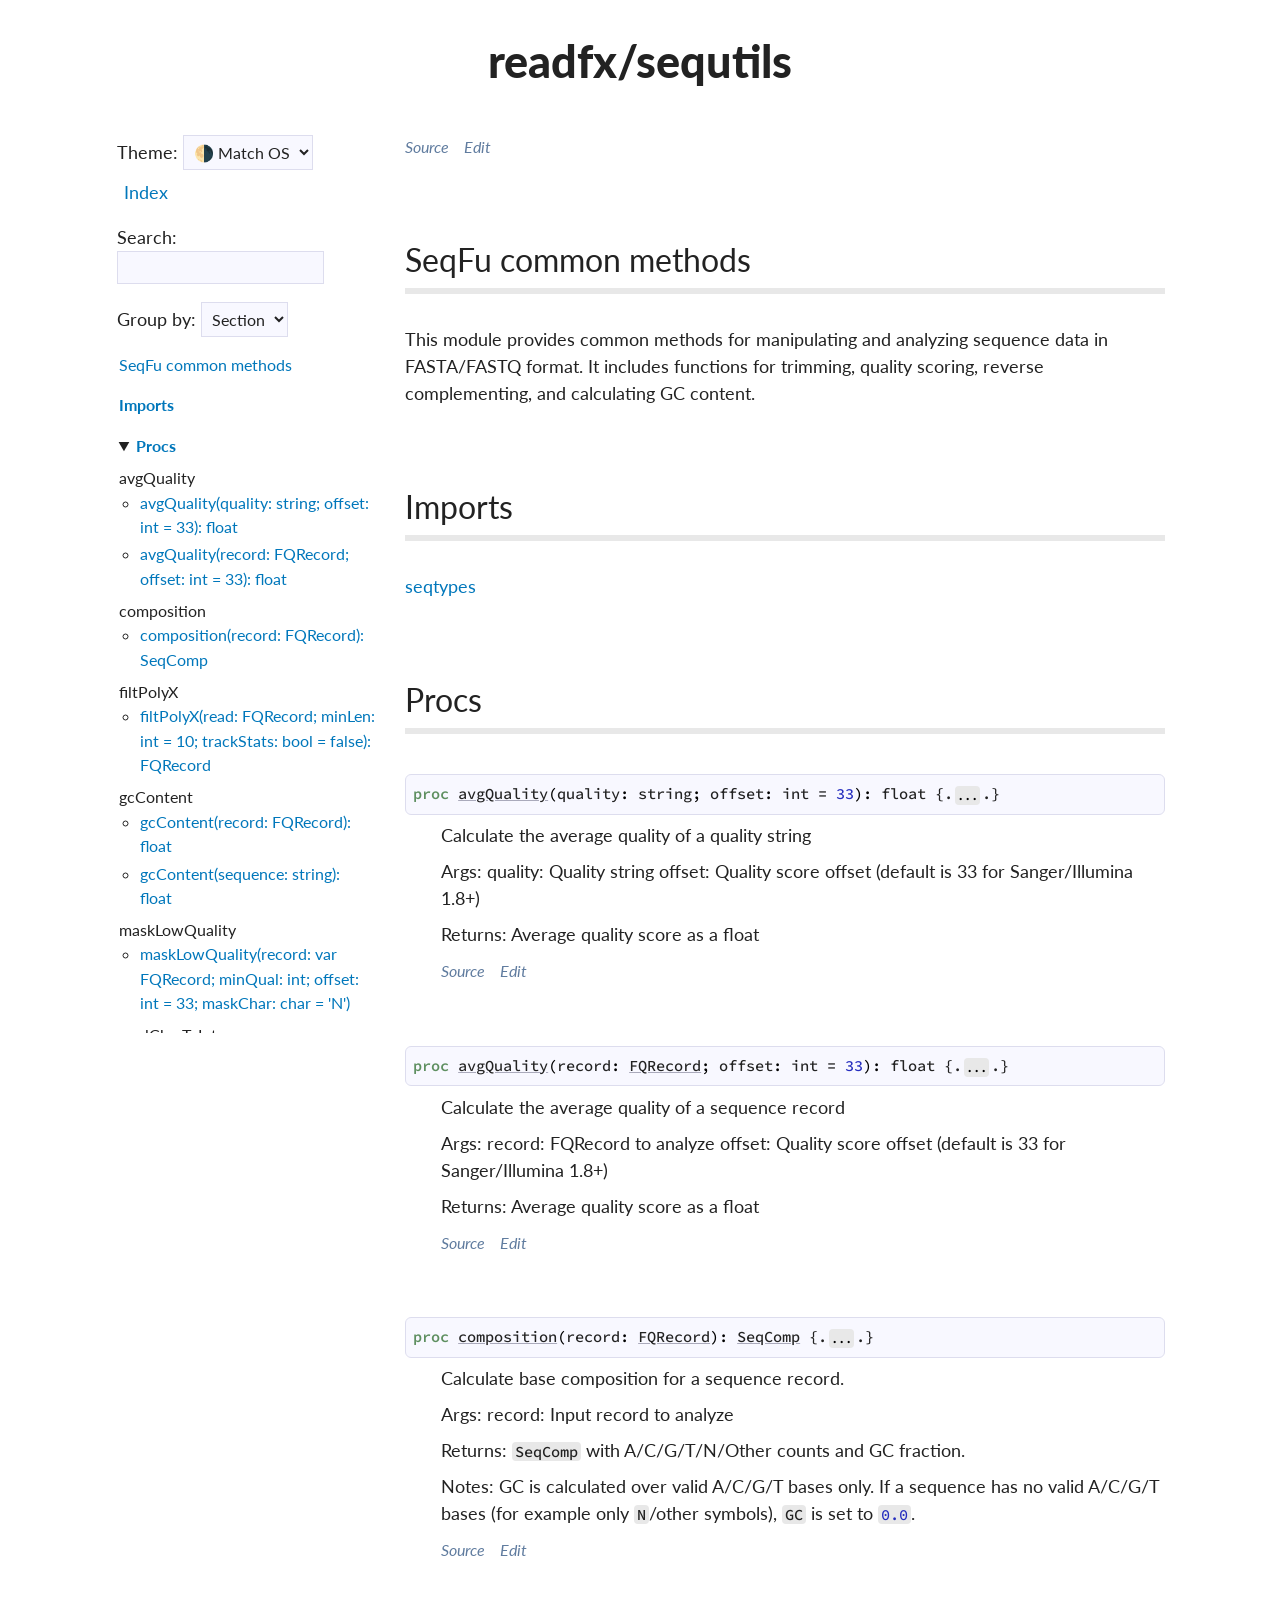
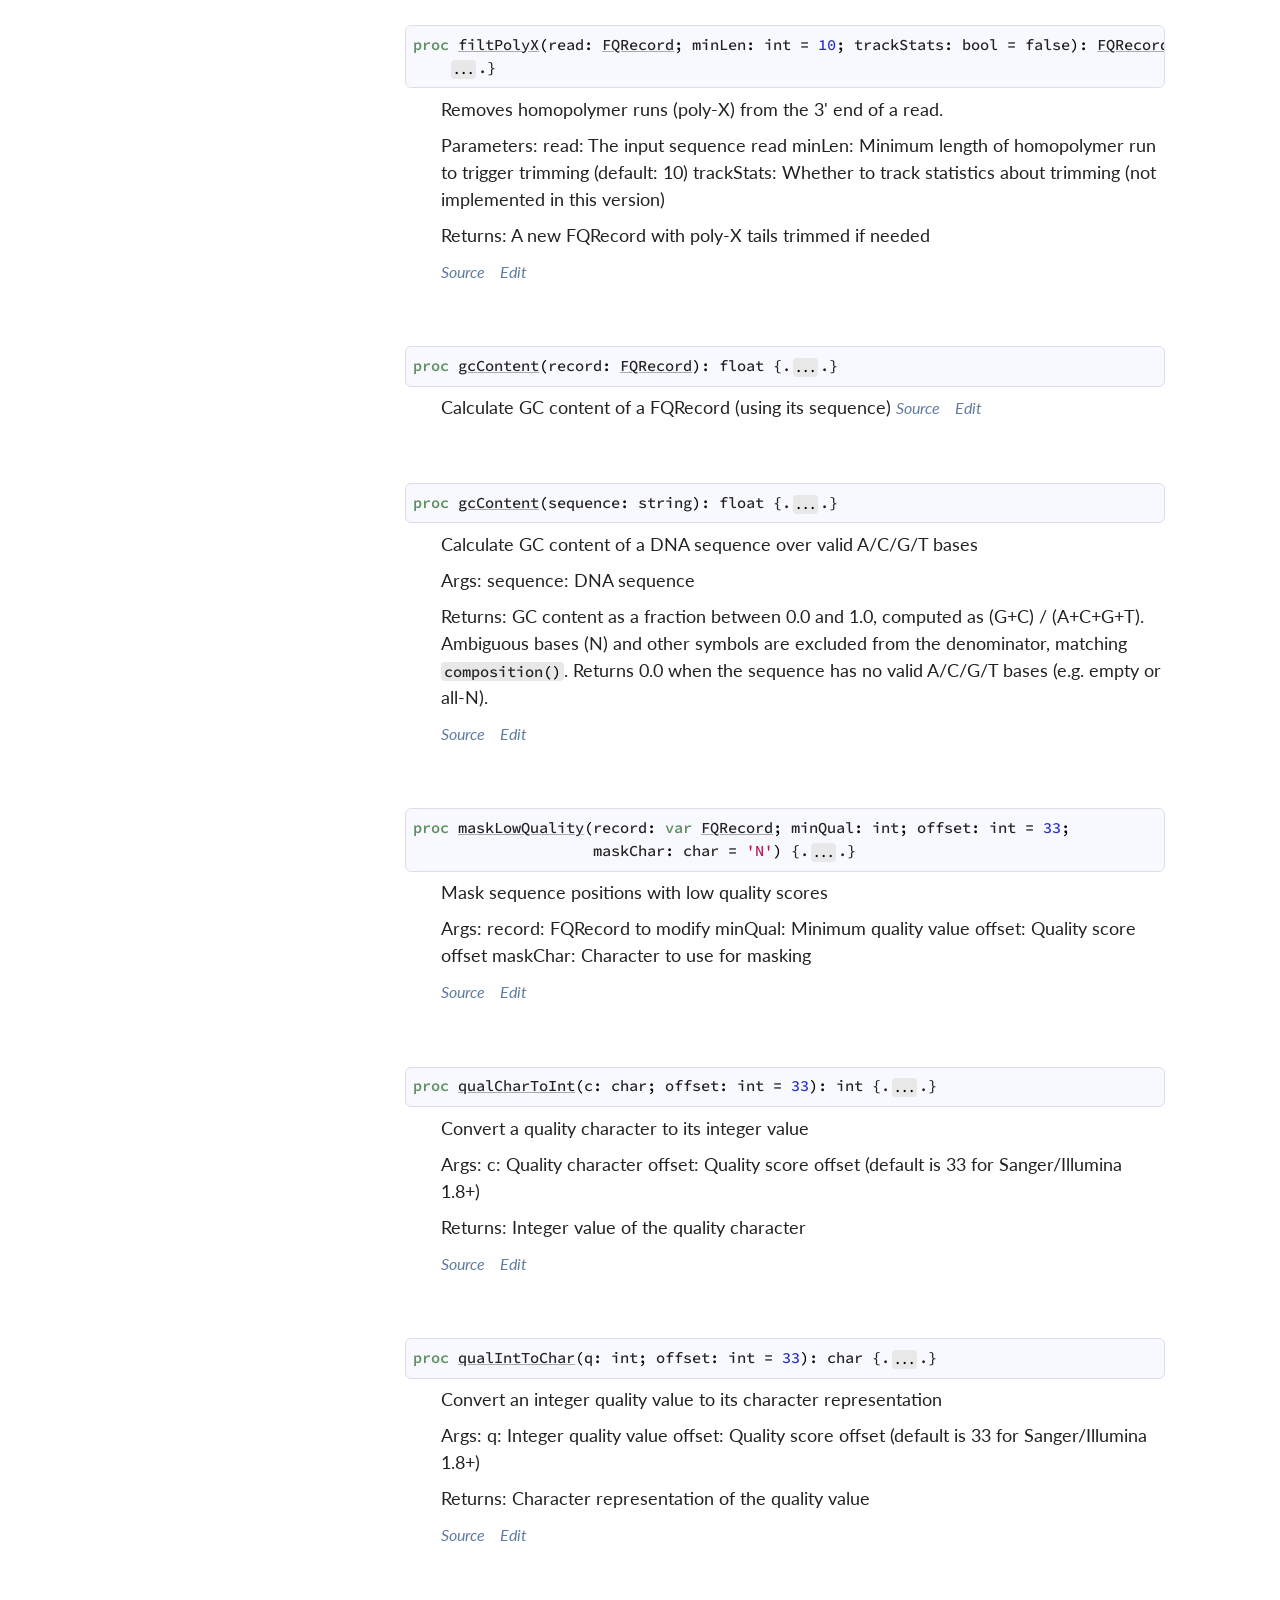
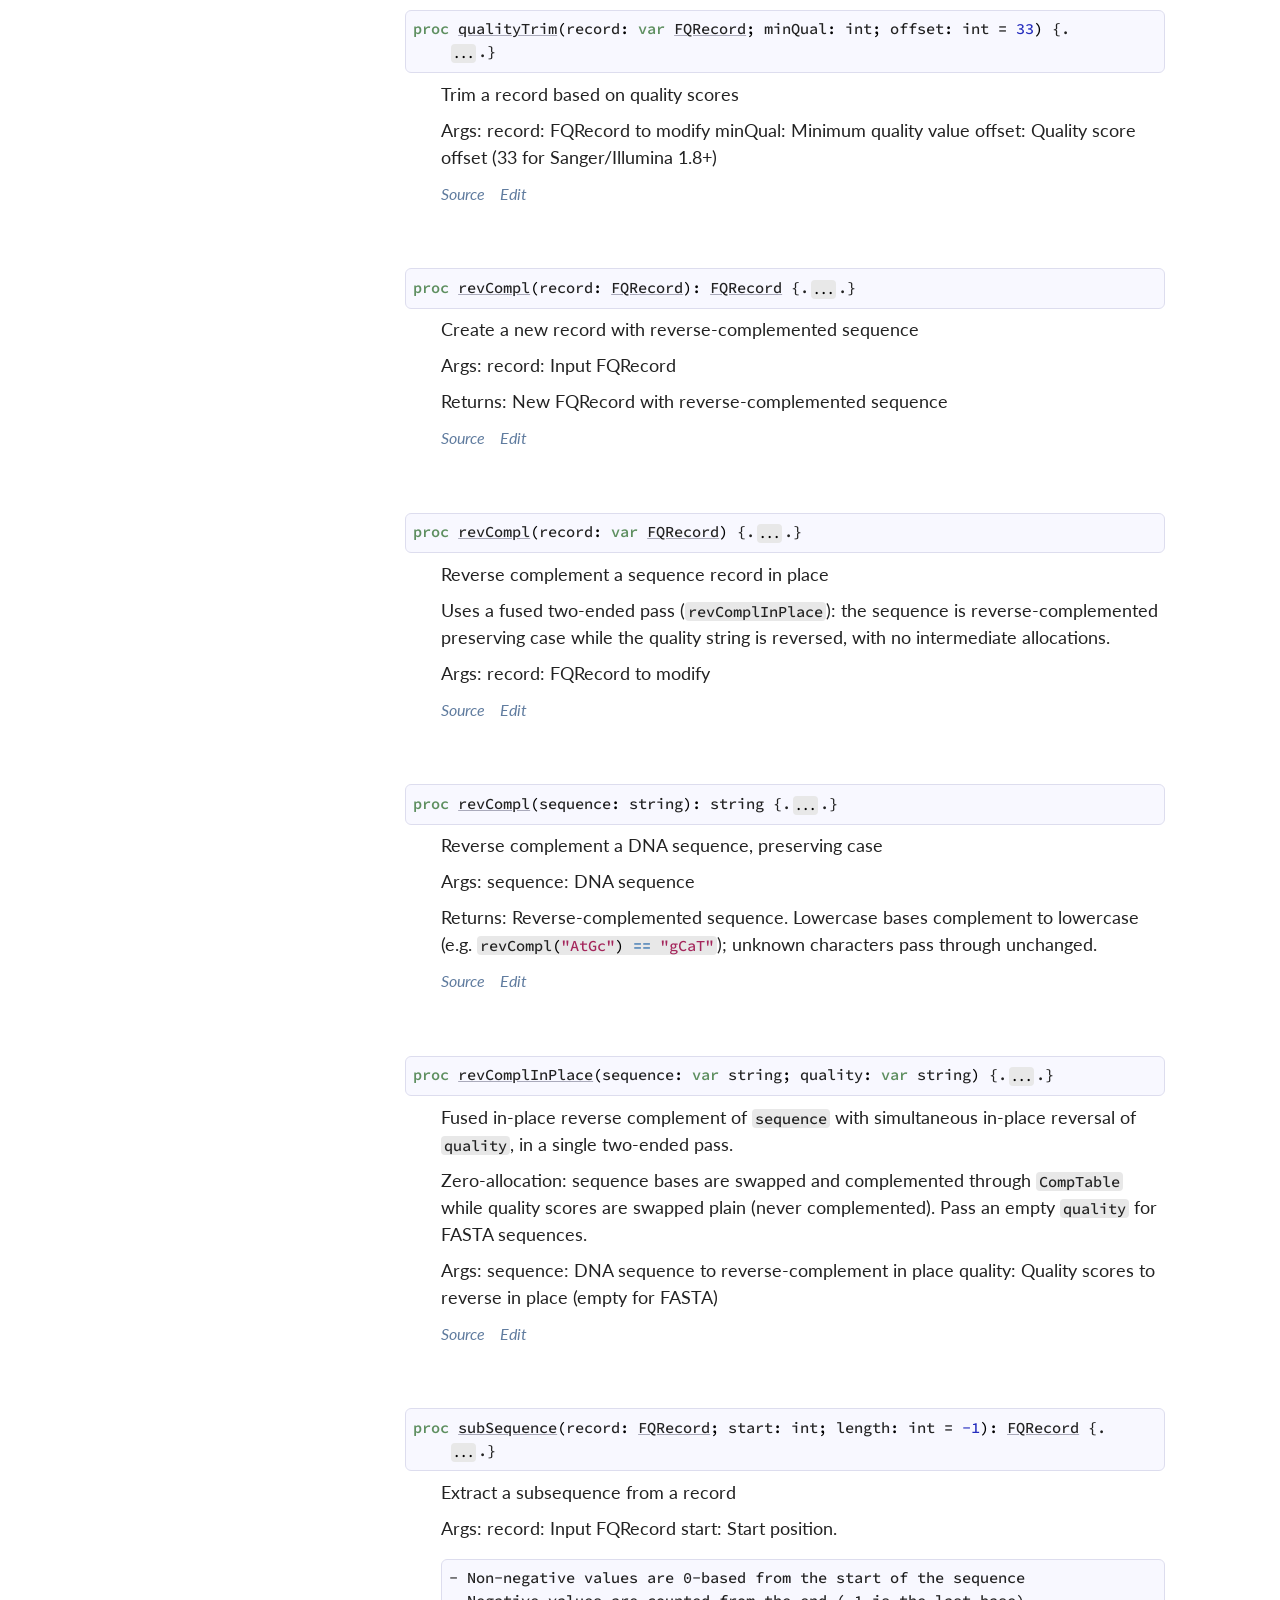
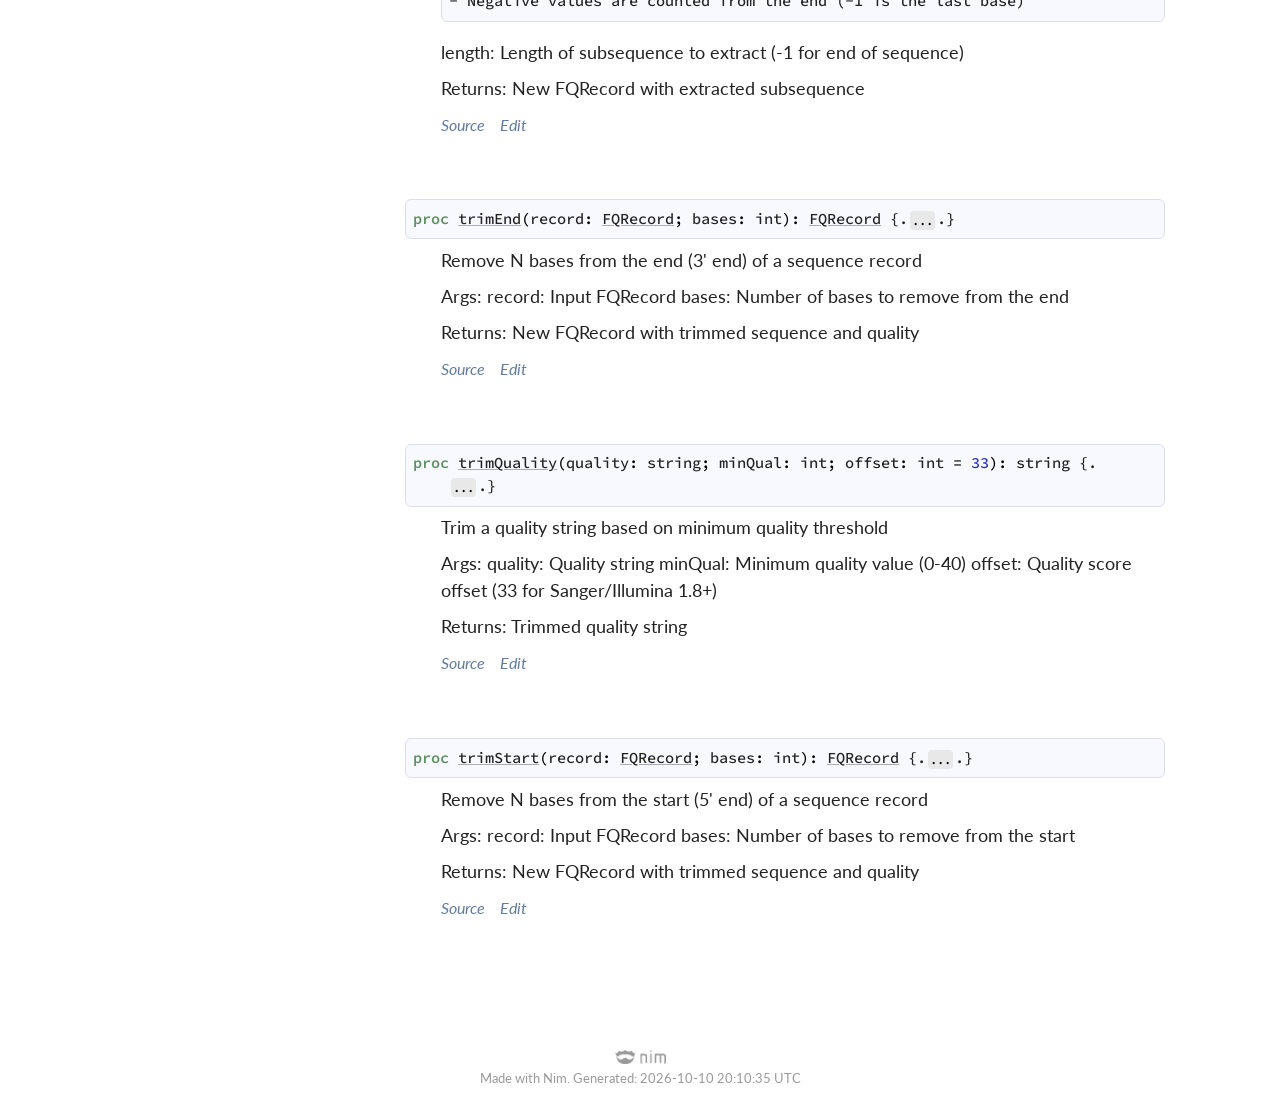
<file: docs/readfx/sequtils.html>
<?xml version="1.0" encoding="utf-8" ?>
<!DOCTYPE html PUBLIC "-//W3C//DTD XHTML 1.0 Transitional//EN" "https://www.w3.org/TR/xhtml1/DTD/xhtml1-transitional.dtd">
<!--  This file is generated by Nim. -->
<html xmlns="https://www.w3.org/1999/xhtml" xml:lang="en" lang="en" data-theme="auto">
<head>
<meta http-equiv="Content-Type" content="text/html; charset=utf-8" />
<meta name="viewport" content="width=device-width, initial-scale=1.0">
<title>readfx/sequtils</title>

<!-- Google fonts -->
<link href='https://fonts.googleapis.com/css?family=Lato:400,600,900' rel='stylesheet' type='text/css'/>
<link href='https://fonts.googleapis.com/css?family=Source+Code+Pro:400,500,600' rel='stylesheet' type='text/css'/>

<!-- Favicon -->
<link rel="shortcut icon" href="[data-uri]"/>
<link rel="icon" type="image/png" sizes="32x32" href="[data-uri]">

<!-- CSS -->
<link rel="stylesheet" type="text/css" href="../nimdoc.out.css?v=2.2.12">

<!-- JS -->
<script type="text/javascript" src="../dochack.js?v=2.2.12"></script>
</head>
<body>
  <div class="document" id="documentId">
    <input type="checkbox" id="nav-toggle" hidden>
    <label for="nav-toggle" id="nav-burger">&#9776;</label>
    <label for="nav-toggle" id="nav-overlay"></label>
    <div class="container">
      <h1 class="title">readfx/sequtils</h1>
      <div class="row">
  <div class="three columns">
    <div class="theme-select-wrapper">
      <label for="theme-select">Theme:&nbsp;</label>
      <select id="theme-select" onchange="setTheme(this.value)">
        <option value="auto">🌗 Match OS</option>
        <option value="dark">🌑 Dark</option>
        <option value="light">🌕 Light</option>
      </select>
    </div>
    <div id="global-links">
      <ul class="simple">
        <li><a id="indexLink" href="../theindex.html">Index</a></li>
      </ul>
    </div>
    <div id="searchInputDiv">
      Search: <input type="search" id="searchInput" oninput="search()"/>
    </div>
    <div>
      Group by:
      <select onchange="groupBy(this.value)">
        <option value="section">Section</option>
        <option value="type">Type</option>
      </select>
    </div>
    <ul class="simple simple-toc" id="toc-list">
  <li><a class="reference" id="seqfu-common-methods_toc" href="#seqfu-common-methods">SeqFu common methods</a></li>
<li>
  <a class="reference reference-toplevel" href="#6" id="56">Imports</a>
</li>
<li>
  <details open>
    <summary><a class="reference reference-toplevel" href="#12" id="62">Procs</a></summary>
    <ul class="simple simple-toc-section">
      <ul class="simple nested-toc-section">avgQuality
  <li><a class="reference" href="#avgQuality%2Cstring%2Cint" title="avgQuality(quality: string; offset: int = 33): float">avgQuality(quality: string; offset: int = 33): float</a></li>
<li><a class="reference" href="#avgQuality%2CFQRecord%2Cint" title="avgQuality(record: FQRecord; offset: int = 33): float">avgQuality(record: FQRecord; offset: int = 33): float</a></li>

</ul>
<ul class="simple nested-toc-section">composition
  <li><a class="reference" href="#composition%2CFQRecord" title="composition(record: FQRecord): SeqComp">composition(record: FQRecord): SeqComp</a></li>

</ul>
<ul class="simple nested-toc-section">filtPolyX
  <li><a class="reference" href="#filtPolyX%2CFQRecord%2Cint%2Cbool" title="filtPolyX(read: FQRecord; minLen: int = 10; trackStats: bool = false): FQRecord">filtPolyX(read: FQRecord; minLen: int = 10; trackStats: bool = false): FQRecord</a></li>

</ul>
<ul class="simple nested-toc-section">gcContent
  <li><a class="reference" href="#gcContent%2CFQRecord" title="gcContent(record: FQRecord): float">gcContent(record: FQRecord): float</a></li>
<li><a class="reference" href="#gcContent%2Cstring" title="gcContent(sequence: string): float">gcContent(sequence: string): float</a></li>

</ul>
<ul class="simple nested-toc-section">maskLowQuality
  <li><a class="reference" href="#maskLowQuality%2CFQRecord%2Cint%2Cint%2Cchar" title="maskLowQuality(record: var FQRecord; minQual: int; offset: int = 33;
               maskChar: char = 'N')">maskLowQuality(record: var FQRecord; minQual: int; offset: int = 33;
               maskChar: char = 'N')</a></li>

</ul>
<ul class="simple nested-toc-section">qualCharToInt
  <li><a class="reference" href="#qualCharToInt%2Cchar%2Cint" title="qualCharToInt(c: char; offset: int = 33): int">qualCharToInt(c: char; offset: int = 33): int</a></li>

</ul>
<ul class="simple nested-toc-section">qualIntToChar
  <li><a class="reference" href="#qualIntToChar%2Cint%2Cint" title="qualIntToChar(q: int; offset: int = 33): char">qualIntToChar(q: int; offset: int = 33): char</a></li>

</ul>
<ul class="simple nested-toc-section">qualityTrim
  <li><a class="reference" href="#qualityTrim%2CFQRecord%2Cint%2Cint" title="qualityTrim(record: var FQRecord; minQual: int; offset: int = 33)">qualityTrim(record: var FQRecord; minQual: int; offset: int = 33)</a></li>

</ul>
<ul class="simple nested-toc-section">revCompl
  <li><a class="reference" href="#revCompl%2CFQRecord_2" title="revCompl(record: FQRecord): FQRecord">revCompl(record: FQRecord): FQRecord</a></li>
<li><a class="reference" href="#revCompl%2CFQRecord" title="revCompl(record: var FQRecord)">revCompl(record: var FQRecord)</a></li>
<li><a class="reference" href="#revCompl%2Cstring" title="revCompl(sequence: string): string">revCompl(sequence: string): string</a></li>

</ul>
<ul class="simple nested-toc-section">revComplInPlace
  <li><a class="reference" href="#revComplInPlace%2Cstring%2Cstring" title="revComplInPlace(sequence: var string; quality: var string)">revComplInPlace(sequence: var string; quality: var string)</a></li>

</ul>
<ul class="simple nested-toc-section">subSequence
  <li><a class="reference" href="#subSequence%2CFQRecord%2Cint%2Cint" title="subSequence(record: FQRecord; start: int; length: int = -1): FQRecord">subSequence(record: FQRecord; start: int; length: int = -1): FQRecord</a></li>

</ul>
<ul class="simple nested-toc-section">trimEnd
  <li><a class="reference" href="#trimEnd%2CFQRecord%2Cint" title="trimEnd(record: FQRecord; bases: int): FQRecord">trimEnd(record: FQRecord; bases: int): FQRecord</a></li>

</ul>
<ul class="simple nested-toc-section">trimQuality
  <li><a class="reference" href="#trimQuality%2Cstring%2Cint%2Cint" title="trimQuality(quality: string; minQual: int; offset: int = 33): string">trimQuality(quality: string; minQual: int; offset: int = 33): string</a></li>

</ul>
<ul class="simple nested-toc-section">trimStart
  <li><a class="reference" href="#trimStart%2CFQRecord%2Cint" title="trimStart(record: FQRecord; bases: int): FQRecord">trimStart(record: FQRecord; bases: int): FQRecord</a></li>

</ul>

    </ul>
  </details>
</li>

</ul>

  </div>
  <div class="nine columns" id="content">
    <a href="https://github.com/quadram-institute-bioscience/readfx//tree/main/readfx/sequtils.nim#L1" class="link-seesrc" target="_blank">Source</a>&nbsp;&nbsp;
<a href="https://github.com/quadram-institute-bioscience/readfx//edit/devel/readfx/sequtils.nim#L1" class="link-seesrc" target="_blank" >Edit</a>&nbsp;&nbsp;

    <div id="tocRoot"></div>
    
    <p class="module-desc">
<h1><a class="toc-backref" id="seqfu-common-methods" href="#seqfu-common-methods">SeqFu common methods</a></h1><p>This module provides common methods for manipulating and analyzing sequence data in FASTA/FASTQ format. It includes functions for trimming, quality scoring, reverse complementing, and calculating GC content. </p>
</p>
    <div class="section" id="6">
  <h1><a class="toc-backref" href="#6">Imports</a></h1>
  <dl class="item">
    <a class="reference external" href="seqtypes.html">seqtypes</a>
  </dl>
</div>
<div class="section" id="12">
  <h1><a class="toc-backref" href="#12">Procs</a></h1>
  <dl class="item">
    <div id="avgQuality-procs-all">
  <div id="avgQuality,string,int">
  <dt><pre><span class="Keyword">proc</span> <a href="#avgQuality%2Cstring%2Cint"><span class="Identifier">avgQuality</span></a><span class="Other">(</span><span class="Identifier">quality</span><span class="Other">:</span> <span class="Identifier">string</span><span class="Other">;</span> <span class="Identifier">offset</span><span class="Other">:</span> <span class="Identifier">int</span> <span class="Other">=</span> <span class="DecNumber">33</span><span class="Other">)</span><span class="Other">:</span> <span class="Identifier">float</span> {.<span><span class="Other pragmadots">...</span></span><span class="pragmawrap"><span class="Identifier">raises</span><span class="Other">:</span> <span class="Other">[</span><span class="Other">]</span><span class="Other">,</span>
    <span class="Identifier">tags</span><span class="Other">:</span> <span class="Other">[</span><span class="Other">]</span><span class="Other">,</span> <span class="Identifier">forbids</span><span class="Other">:</span> <span class="Other">[</span><span class="Other">]</span></span>.}</pre></dt>
  <dd>
    
    <p>Calculate the average quality of a quality string</p>
<p>Args: quality: Quality string offset: Quality score offset (default is 33 for Sanger/Illumina 1.8+)</p>
<p>Returns: Average quality score as a float</p>

    <a href="https://github.com/quadram-institute-bioscience/readfx//tree/main/readfx/sequtils.nim#L99" class="link-seesrc" target="_blank">Source</a>&nbsp;&nbsp;
<a href="https://github.com/quadram-institute-bioscience/readfx//edit/devel/readfx/sequtils.nim#L99" class="link-seesrc" target="_blank" >Edit</a>&nbsp;&nbsp;

  </dd>
</div>
<div id="avgQuality,FQRecord,int">
  <dt><pre><span class="Keyword">proc</span> <a href="#avgQuality%2CFQRecord%2Cint"><span class="Identifier">avgQuality</span></a><span class="Other">(</span><span class="Identifier">record</span><span class="Other">:</span> <a href="seqtypes.html#FQRecord"><span class="Identifier">FQRecord</span></a><span class="Other">;</span> <span class="Identifier">offset</span><span class="Other">:</span> <span class="Identifier">int</span> <span class="Other">=</span> <span class="DecNumber">33</span><span class="Other">)</span><span class="Other">:</span> <span class="Identifier">float</span> {.<span><span class="Other pragmadots">...</span></span><span class="pragmawrap"><span class="Identifier">raises</span><span class="Other">:</span> <span class="Other">[</span><span class="Other">]</span><span class="Other">,</span>
    <span class="Identifier">tags</span><span class="Other">:</span> <span class="Other">[</span><span class="Other">]</span><span class="Other">,</span> <span class="Identifier">forbids</span><span class="Other">:</span> <span class="Other">[</span><span class="Other">]</span></span>.}</pre></dt>
  <dd>
    
    <p>Calculate the average quality of a sequence record</p>
<p>Args: record: FQRecord to analyze offset: Quality score offset (default is 33 for Sanger/Illumina 1.8+)</p>
<p>Returns: Average quality score as a float</p>

    <a href="https://github.com/quadram-institute-bioscience/readfx//tree/main/readfx/sequtils.nim#L81" class="link-seesrc" target="_blank">Source</a>&nbsp;&nbsp;
<a href="https://github.com/quadram-institute-bioscience/readfx//edit/devel/readfx/sequtils.nim#L81" class="link-seesrc" target="_blank" >Edit</a>&nbsp;&nbsp;

  </dd>
</div>

</div>
<div id="composition-procs-all">
  <div id="composition,FQRecord">
  <dt><pre><span class="Keyword">proc</span> <a href="#composition%2CFQRecord"><span class="Identifier">composition</span></a><span class="Other">(</span><span class="Identifier">record</span><span class="Other">:</span> <a href="seqtypes.html#FQRecord"><span class="Identifier">FQRecord</span></a><span class="Other">)</span><span class="Other">:</span> <a href="seqtypes.html#SeqComp"><span class="Identifier">SeqComp</span></a> {.<span><span class="Other pragmadots">...</span></span><span class="pragmawrap"><span class="Identifier">raises</span><span class="Other">:</span> <span class="Other">[</span><span class="Other">]</span><span class="Other">,</span> <span class="Identifier">tags</span><span class="Other">:</span> <span class="Other">[</span><span class="Other">]</span><span class="Other">,</span> <span class="Identifier">forbids</span><span class="Other">:</span> <span class="Other">[</span><span class="Other">]</span></span>.}</pre></dt>
  <dd>
    
    <p>Calculate base composition for a sequence record.</p>
<p>Args: record: Input record to analyze</p>
<p>Returns: <tt class="docutils literal"><span class="pre"><span class="Identifier">SeqComp</span></span></tt> with A/C/G/T/N/Other counts and GC fraction.</p>
<p>Notes: GC is calculated over valid A/C/G/T bases only. If a sequence has no valid A/C/G/T bases (for example only <tt class="docutils literal"><span class="pre"><span class="Identifier">N</span></span></tt>/other symbols), <tt class="docutils literal"><span class="pre"><span class="Identifier">GC</span></span></tt> is set to <tt class="docutils literal"><span class="pre"><span class="FloatNumber">0.0</span></span></tt>.</p>

    <a href="https://github.com/quadram-institute-bioscience/readfx//tree/main/readfx/sequtils.nim#L370" class="link-seesrc" target="_blank">Source</a>&nbsp;&nbsp;
<a href="https://github.com/quadram-institute-bioscience/readfx//edit/devel/readfx/sequtils.nim#L370" class="link-seesrc" target="_blank" >Edit</a>&nbsp;&nbsp;

  </dd>
</div>

</div>
<div id="filtPolyX-procs-all">
  <div id="filtPolyX,FQRecord,int,bool">
  <dt><pre><span class="Keyword">proc</span> <a href="#filtPolyX%2CFQRecord%2Cint%2Cbool"><span class="Identifier">filtPolyX</span></a><span class="Other">(</span><span class="Identifier">read</span><span class="Other">:</span> <a href="seqtypes.html#FQRecord"><span class="Identifier">FQRecord</span></a><span class="Other">;</span> <span class="Identifier">minLen</span><span class="Other">:</span> <span class="Identifier">int</span> <span class="Other">=</span> <span class="DecNumber">10</span><span class="Other">;</span> <span class="Identifier">trackStats</span><span class="Other">:</span> <span class="Identifier">bool</span> <span class="Other">=</span> <span class="Identifier">false</span><span class="Other">)</span><span class="Other">:</span> <a href="seqtypes.html#FQRecord"><span class="Identifier">FQRecord</span></a> {.
    <span><span class="Other pragmadots">...</span></span><span class="pragmawrap"><span class="Identifier">raises</span><span class="Other">:</span> <span class="Other">[</span><span class="Other">]</span><span class="Other">,</span> <span class="Identifier">tags</span><span class="Other">:</span> <span class="Other">[</span><span class="Other">]</span><span class="Other">,</span> <span class="Identifier">forbids</span><span class="Other">:</span> <span class="Other">[</span><span class="Other">]</span></span>.}</pre></dt>
  <dd>
    
    <p>Removes homopolymer runs (poly-X) from the 3' end of a read.</p>
<p>Parameters: read: The input sequence read minLen: Minimum length of homopolymer run to trigger trimming (default: 10) trackStats: Whether to track statistics about trimming (not implemented in this version)</p>
<p>Returns: A new FQRecord with poly-X tails trimmed if needed</p>

    <a href="https://github.com/quadram-institute-bioscience/readfx//tree/main/readfx/sequtils.nim#L118" class="link-seesrc" target="_blank">Source</a>&nbsp;&nbsp;
<a href="https://github.com/quadram-institute-bioscience/readfx//edit/devel/readfx/sequtils.nim#L118" class="link-seesrc" target="_blank" >Edit</a>&nbsp;&nbsp;

  </dd>
</div>

</div>
<div id="gcContent-procs-all">
  <div id="gcContent,FQRecord">
  <dt><pre><span class="Keyword">proc</span> <a href="#gcContent%2CFQRecord"><span class="Identifier">gcContent</span></a><span class="Other">(</span><span class="Identifier">record</span><span class="Other">:</span> <a href="seqtypes.html#FQRecord"><span class="Identifier">FQRecord</span></a><span class="Other">)</span><span class="Other">:</span> <span class="Identifier">float</span> {.<span><span class="Other pragmadots">...</span></span><span class="pragmawrap"><span class="Identifier">raises</span><span class="Other">:</span> <span class="Other">[</span><span class="Other">]</span><span class="Other">,</span> <span class="Identifier">tags</span><span class="Other">:</span> <span class="Other">[</span><span class="Other">]</span><span class="Other">,</span> <span class="Identifier">forbids</span><span class="Other">:</span> <span class="Other">[</span><span class="Other">]</span></span>.}</pre></dt>
  <dd>
    
    Calculate GC content of a FQRecord (using its sequence)
    <a href="https://github.com/quadram-institute-bioscience/readfx//tree/main/readfx/sequtils.nim#L428" class="link-seesrc" target="_blank">Source</a>&nbsp;&nbsp;
<a href="https://github.com/quadram-institute-bioscience/readfx//edit/devel/readfx/sequtils.nim#L428" class="link-seesrc" target="_blank" >Edit</a>&nbsp;&nbsp;

  </dd>
</div>
<div id="gcContent,string">
  <dt><pre><span class="Keyword">proc</span> <a href="#gcContent%2Cstring"><span class="Identifier">gcContent</span></a><span class="Other">(</span><span class="Identifier">sequence</span><span class="Other">:</span> <span class="Identifier">string</span><span class="Other">)</span><span class="Other">:</span> <span class="Identifier">float</span> {.<span><span class="Other pragmadots">...</span></span><span class="pragmawrap"><span class="Identifier">raises</span><span class="Other">:</span> <span class="Other">[</span><span class="Other">]</span><span class="Other">,</span> <span class="Identifier">tags</span><span class="Other">:</span> <span class="Other">[</span><span class="Other">]</span><span class="Other">,</span> <span class="Identifier">forbids</span><span class="Other">:</span> <span class="Other">[</span><span class="Other">]</span></span>.}</pre></dt>
  <dd>
    
    <p>Calculate GC content of a DNA sequence over valid A/C/G/T bases</p>
<p>Args: sequence: DNA sequence</p>
<p>Returns: GC content as a fraction between 0.0 and 1.0, computed as (G+C) / (A+C+G+T). Ambiguous bases (N) and other symbols are excluded from the denominator, matching <tt class="docutils literal"><span class="pre"><span class="Identifier">composition</span><span class="Punctuation">(</span><span class="Punctuation">)</span></span></tt>. Returns 0.0 when the sequence has no valid A/C/G/T bases (e.g. empty or all-N).</p>

    <a href="https://github.com/quadram-institute-bioscience/readfx//tree/main/readfx/sequtils.nim#L401" class="link-seesrc" target="_blank">Source</a>&nbsp;&nbsp;
<a href="https://github.com/quadram-institute-bioscience/readfx//edit/devel/readfx/sequtils.nim#L401" class="link-seesrc" target="_blank" >Edit</a>&nbsp;&nbsp;

  </dd>
</div>

</div>
<div id="maskLowQuality-procs-all">
  <div id="maskLowQuality,FQRecord,int,int,char">
  <dt><pre><span class="Keyword">proc</span> <a href="#maskLowQuality%2CFQRecord%2Cint%2Cint%2Cchar"><span class="Identifier">maskLowQuality</span></a><span class="Other">(</span><span class="Identifier">record</span><span class="Other">:</span> <span class="Keyword">var</span> <a href="seqtypes.html#FQRecord"><span class="Identifier">FQRecord</span></a><span class="Other">;</span> <span class="Identifier">minQual</span><span class="Other">:</span> <span class="Identifier">int</span><span class="Other">;</span> <span class="Identifier">offset</span><span class="Other">:</span> <span class="Identifier">int</span> <span class="Other">=</span> <span class="DecNumber">33</span><span class="Other">;</span>
                    <span class="Identifier">maskChar</span><span class="Other">:</span> <span class="Identifier">char</span> <span class="Other">=</span> <span class="CharLit">'N'</span><span class="Other">)</span> {.<span><span class="Other pragmadots">...</span></span><span class="pragmawrap"><span class="Identifier">raises</span><span class="Other">:</span> <span class="Other">[</span><span class="Other">]</span><span class="Other">,</span> <span class="Identifier">tags</span><span class="Other">:</span> <span class="Other">[</span><span class="Other">]</span><span class="Other">,</span> <span class="Identifier">forbids</span><span class="Other">:</span> <span class="Other">[</span><span class="Other">]</span></span>.}</pre></dt>
  <dd>
    
    <p>Mask sequence positions with low quality scores</p>
<p>Args: record: FQRecord to modify minQual: Minimum quality value offset: Quality score offset maskChar: Character to use for masking</p>

    <a href="https://github.com/quadram-institute-bioscience/readfx//tree/main/readfx/sequtils.nim#L432" class="link-seesrc" target="_blank">Source</a>&nbsp;&nbsp;
<a href="https://github.com/quadram-institute-bioscience/readfx//edit/devel/readfx/sequtils.nim#L432" class="link-seesrc" target="_blank" >Edit</a>&nbsp;&nbsp;

  </dd>
</div>

</div>
<div id="qualCharToInt-procs-all">
  <div id="qualCharToInt,char,int">
  <dt><pre><span class="Keyword">proc</span> <a href="#qualCharToInt%2Cchar%2Cint"><span class="Identifier">qualCharToInt</span></a><span class="Other">(</span><span class="Identifier">c</span><span class="Other">:</span> <span class="Identifier">char</span><span class="Other">;</span> <span class="Identifier">offset</span><span class="Other">:</span> <span class="Identifier">int</span> <span class="Other">=</span> <span class="DecNumber">33</span><span class="Other">)</span><span class="Other">:</span> <span class="Identifier">int</span> {.<span><span class="Other pragmadots">...</span></span><span class="pragmawrap"><span class="Identifier">raises</span><span class="Other">:</span> <span class="Other">[</span><span class="Other">]</span><span class="Other">,</span> <span class="Identifier">tags</span><span class="Other">:</span> <span class="Other">[</span><span class="Other">]</span><span class="Other">,</span>
    <span class="Identifier">forbids</span><span class="Other">:</span> <span class="Other">[</span><span class="Other">]</span></span>.}</pre></dt>
  <dd>
    
    <p>Convert a quality character to its integer value</p>
<p>Args: c: Quality character offset: Quality score offset (default is 33 for Sanger/Illumina 1.8+)</p>
<p>Returns: Integer value of the quality character</p>

    <a href="https://github.com/quadram-institute-bioscience/readfx//tree/main/readfx/sequtils.nim#L59" class="link-seesrc" target="_blank">Source</a>&nbsp;&nbsp;
<a href="https://github.com/quadram-institute-bioscience/readfx//edit/devel/readfx/sequtils.nim#L59" class="link-seesrc" target="_blank" >Edit</a>&nbsp;&nbsp;

  </dd>
</div>

</div>
<div id="qualIntToChar-procs-all">
  <div id="qualIntToChar,int,int">
  <dt><pre><span class="Keyword">proc</span> <a href="#qualIntToChar%2Cint%2Cint"><span class="Identifier">qualIntToChar</span></a><span class="Other">(</span><span class="Identifier">q</span><span class="Other">:</span> <span class="Identifier">int</span><span class="Other">;</span> <span class="Identifier">offset</span><span class="Other">:</span> <span class="Identifier">int</span> <span class="Other">=</span> <span class="DecNumber">33</span><span class="Other">)</span><span class="Other">:</span> <span class="Identifier">char</span> {.<span><span class="Other pragmadots">...</span></span><span class="pragmawrap"><span class="Identifier">raises</span><span class="Other">:</span> <span class="Other">[</span><span class="Other">]</span><span class="Other">,</span> <span class="Identifier">tags</span><span class="Other">:</span> <span class="Other">[</span><span class="Other">]</span><span class="Other">,</span>
    <span class="Identifier">forbids</span><span class="Other">:</span> <span class="Other">[</span><span class="Other">]</span></span>.}</pre></dt>
  <dd>
    
    <p>Convert an integer quality value to its character representation</p>
<p>Args: q: Integer quality value offset: Quality score offset (default is 33 for Sanger/Illumina 1.8+)</p>
<p>Returns: Character representation of the quality value</p>

    <a href="https://github.com/quadram-institute-bioscience/readfx//tree/main/readfx/sequtils.nim#L70" class="link-seesrc" target="_blank">Source</a>&nbsp;&nbsp;
<a href="https://github.com/quadram-institute-bioscience/readfx//edit/devel/readfx/sequtils.nim#L70" class="link-seesrc" target="_blank" >Edit</a>&nbsp;&nbsp;

  </dd>
</div>

</div>
<div id="qualityTrim-procs-all">
  <div id="qualityTrim,FQRecord,int,int">
  <dt><pre><span class="Keyword">proc</span> <a href="#qualityTrim%2CFQRecord%2Cint%2Cint"><span class="Identifier">qualityTrim</span></a><span class="Other">(</span><span class="Identifier">record</span><span class="Other">:</span> <span class="Keyword">var</span> <a href="seqtypes.html#FQRecord"><span class="Identifier">FQRecord</span></a><span class="Other">;</span> <span class="Identifier">minQual</span><span class="Other">:</span> <span class="Identifier">int</span><span class="Other">;</span> <span class="Identifier">offset</span><span class="Other">:</span> <span class="Identifier">int</span> <span class="Other">=</span> <span class="DecNumber">33</span><span class="Other">)</span> {.
    <span><span class="Other pragmadots">...</span></span><span class="pragmawrap"><span class="Identifier">raises</span><span class="Other">:</span> <span class="Other">[</span><span class="Other">]</span><span class="Other">,</span> <span class="Identifier">tags</span><span class="Other">:</span> <span class="Other">[</span><span class="Other">]</span><span class="Other">,</span> <span class="Identifier">forbids</span><span class="Other">:</span> <span class="Other">[</span><span class="Other">]</span></span>.}</pre></dt>
  <dd>
    
    <p>Trim a record based on quality scores</p>
<p>Args: record: FQRecord to modify minQual: Minimum quality value offset: Quality score offset (33 for Sanger/Illumina 1.8+)</p>

    <a href="https://github.com/quadram-institute-bioscience/readfx//tree/main/readfx/sequtils.nim#L293" class="link-seesrc" target="_blank">Source</a>&nbsp;&nbsp;
<a href="https://github.com/quadram-institute-bioscience/readfx//edit/devel/readfx/sequtils.nim#L293" class="link-seesrc" target="_blank" >Edit</a>&nbsp;&nbsp;

  </dd>
</div>

</div>
<div id="revCompl-procs-all">
  <div id="revCompl,FQRecord_2">
  <dt><pre><span class="Keyword">proc</span> <a href="#revCompl%2CFQRecord_2"><span class="Identifier">revCompl</span></a><span class="Other">(</span><span class="Identifier">record</span><span class="Other">:</span> <a href="seqtypes.html#FQRecord"><span class="Identifier">FQRecord</span></a><span class="Other">)</span><span class="Other">:</span> <a href="seqtypes.html#FQRecord"><span class="Identifier">FQRecord</span></a> {.<span><span class="Other pragmadots">...</span></span><span class="pragmawrap"><span class="Identifier">raises</span><span class="Other">:</span> <span class="Other">[</span><span class="Other">]</span><span class="Other">,</span> <span class="Identifier">tags</span><span class="Other">:</span> <span class="Other">[</span><span class="Other">]</span><span class="Other">,</span> <span class="Identifier">forbids</span><span class="Other">:</span> <span class="Other">[</span><span class="Other">]</span></span>.}</pre></dt>
  <dd>
    
    <p>Create a new record with reverse-complemented sequence</p>
<p>Args: record: Input FQRecord</p>
<p>Returns: New FQRecord with reverse-complemented sequence</p>

    <a href="https://github.com/quadram-institute-bioscience/readfx//tree/main/readfx/sequtils.nim#L333" class="link-seesrc" target="_blank">Source</a>&nbsp;&nbsp;
<a href="https://github.com/quadram-institute-bioscience/readfx//edit/devel/readfx/sequtils.nim#L333" class="link-seesrc" target="_blank" >Edit</a>&nbsp;&nbsp;

  </dd>
</div>
<div id="revCompl,FQRecord">
  <dt><pre><span class="Keyword">proc</span> <a href="#revCompl%2CFQRecord"><span class="Identifier">revCompl</span></a><span class="Other">(</span><span class="Identifier">record</span><span class="Other">:</span> <span class="Keyword">var</span> <a href="seqtypes.html#FQRecord"><span class="Identifier">FQRecord</span></a><span class="Other">)</span> {.<span><span class="Other pragmadots">...</span></span><span class="pragmawrap"><span class="Identifier">raises</span><span class="Other">:</span> <span class="Other">[</span><span class="Other">]</span><span class="Other">,</span> <span class="Identifier">tags</span><span class="Other">:</span> <span class="Other">[</span><span class="Other">]</span><span class="Other">,</span> <span class="Identifier">forbids</span><span class="Other">:</span> <span class="Other">[</span><span class="Other">]</span></span>.}</pre></dt>
  <dd>
    
    <p>Reverse complement a sequence record in place</p>
<p>Uses a fused two-ended pass (<tt class="docutils literal"><span class="pre"><span class="Identifier">revComplInPlace</span></span></tt>): the sequence is reverse-complemented preserving case while the quality string is reversed, with no intermediate allocations.</p>
<p>Args: record: FQRecord to modify</p>

    <a href="https://github.com/quadram-institute-bioscience/readfx//tree/main/readfx/sequtils.nim#L322" class="link-seesrc" target="_blank">Source</a>&nbsp;&nbsp;
<a href="https://github.com/quadram-institute-bioscience/readfx//edit/devel/readfx/sequtils.nim#L322" class="link-seesrc" target="_blank" >Edit</a>&nbsp;&nbsp;

  </dd>
</div>
<div id="revCompl,string">
  <dt><pre><span class="Keyword">proc</span> <a href="#revCompl%2Cstring"><span class="Identifier">revCompl</span></a><span class="Other">(</span><span class="Identifier">sequence</span><span class="Other">:</span> <span class="Identifier">string</span><span class="Other">)</span><span class="Other">:</span> <span class="Identifier">string</span> {.<span><span class="Other pragmadots">...</span></span><span class="pragmawrap"><span class="Identifier">raises</span><span class="Other">:</span> <span class="Other">[</span><span class="Other">]</span><span class="Other">,</span> <span class="Identifier">tags</span><span class="Other">:</span> <span class="Other">[</span><span class="Other">]</span><span class="Other">,</span> <span class="Identifier">forbids</span><span class="Other">:</span> <span class="Other">[</span><span class="Other">]</span></span>.}</pre></dt>
  <dd>
    
    <p>Reverse complement a DNA sequence, preserving case</p>
<p>Args: sequence: DNA sequence</p>
<p>Returns: Reverse-complemented sequence. Lowercase bases complement to lowercase (e.g. <tt class="docutils literal"><span class="pre"><span class="Identifier">revCompl</span><span class="Punctuation">(</span><span class="StringLit">&quot;AtGc&quot;</span><span class="Punctuation">)</span> <span class="Operator">==</span> <span class="StringLit">&quot;gCaT&quot;</span></span></tt>); unknown characters pass through unchanged.</p>

    <a href="https://github.com/quadram-institute-bioscience/readfx//tree/main/readfx/sequtils.nim#L310" class="link-seesrc" target="_blank">Source</a>&nbsp;&nbsp;
<a href="https://github.com/quadram-institute-bioscience/readfx//edit/devel/readfx/sequtils.nim#L310" class="link-seesrc" target="_blank" >Edit</a>&nbsp;&nbsp;

  </dd>
</div>

</div>
<div id="revComplInPlace-procs-all">
  <div id="revComplInPlace,string,string">
  <dt><pre><span class="Keyword">proc</span> <a href="#revComplInPlace%2Cstring%2Cstring"><span class="Identifier">revComplInPlace</span></a><span class="Other">(</span><span class="Identifier">sequence</span><span class="Other">:</span> <span class="Keyword">var</span> <span class="Identifier">string</span><span class="Other">;</span> <span class="Identifier">quality</span><span class="Other">:</span> <span class="Keyword">var</span> <span class="Identifier">string</span><span class="Other">)</span> {.<span><span class="Other pragmadots">...</span></span><span class="pragmawrap"><span class="Identifier">raises</span><span class="Other">:</span> <span class="Other">[</span><span class="Other">]</span><span class="Other">,</span>
    <span class="Identifier">tags</span><span class="Other">:</span> <span class="Other">[</span><span class="Other">]</span><span class="Other">,</span> <span class="Identifier">forbids</span><span class="Other">:</span> <span class="Other">[</span><span class="Other">]</span></span>.}</pre></dt>
  <dd>
    
    <p>Fused in-place reverse complement of <tt class="docutils literal"><span class="pre"><span class="Identifier">sequence</span></span></tt> with simultaneous in-place reversal of <tt class="docutils literal"><span class="pre"><span class="Identifier">quality</span></span></tt>, in a single two-ended pass.</p>
<p>Zero-allocation: sequence bases are swapped and complemented through <tt class="docutils literal"><span class="pre"><span class="Identifier">CompTable</span></span></tt> while quality scores are swapped plain (never complemented). Pass an empty <tt class="docutils literal"><span class="pre"><span class="Identifier">quality</span></span></tt> for FASTA sequences.</p>
<p>Args: sequence: DNA sequence to reverse-complement in place quality: Quality scores to reverse in place (empty for FASTA)</p>

    <a href="https://github.com/quadram-institute-bioscience/readfx//tree/main/readfx/sequtils.nim#L240" class="link-seesrc" target="_blank">Source</a>&nbsp;&nbsp;
<a href="https://github.com/quadram-institute-bioscience/readfx//edit/devel/readfx/sequtils.nim#L240" class="link-seesrc" target="_blank" >Edit</a>&nbsp;&nbsp;

  </dd>
</div>

</div>
<div id="subSequence-procs-all">
  <div id="subSequence,FQRecord,int,int">
  <dt><pre><span class="Keyword">proc</span> <a href="#subSequence%2CFQRecord%2Cint%2Cint"><span class="Identifier">subSequence</span></a><span class="Other">(</span><span class="Identifier">record</span><span class="Other">:</span> <a href="seqtypes.html#FQRecord"><span class="Identifier">FQRecord</span></a><span class="Other">;</span> <span class="Identifier">start</span><span class="Other">:</span> <span class="Identifier">int</span><span class="Other">;</span> <span class="Identifier">length</span><span class="Other">:</span> <span class="Identifier">int</span> <span class="Other">=</span> <span class="DecNumber">-1</span><span class="Other">)</span><span class="Other">:</span> <a href="seqtypes.html#FQRecord"><span class="Identifier">FQRecord</span></a> {.
    <span><span class="Other pragmadots">...</span></span><span class="pragmawrap"><span class="Identifier">raises</span><span class="Other">:</span> <span class="Other">[</span><span class="Other">]</span><span class="Other">,</span> <span class="Identifier">tags</span><span class="Other">:</span> <span class="Other">[</span><span class="Other">]</span><span class="Other">,</span> <span class="Identifier">forbids</span><span class="Other">:</span> <span class="Other">[</span><span class="Other">]</span></span>.}</pre></dt>
  <dd>
    
    <p>Extract a subsequence from a record</p>
<p>Args: record: Input FQRecord start: Start position.</p>
<pre>- Non-negative values are 0-based from the start of the sequence
- Negative values are counted from the end (-1 is the last base)</pre>
<p>length: Length of subsequence to extract (-1 for end of sequence)</p>
<p>Returns: New FQRecord with extracted subsequence</p>

    <a href="https://github.com/quadram-institute-bioscience/readfx//tree/main/readfx/sequtils.nim#L344" class="link-seesrc" target="_blank">Source</a>&nbsp;&nbsp;
<a href="https://github.com/quadram-institute-bioscience/readfx//edit/devel/readfx/sequtils.nim#L344" class="link-seesrc" target="_blank" >Edit</a>&nbsp;&nbsp;

  </dd>
</div>

</div>
<div id="trimEnd-procs-all">
  <div id="trimEnd,FQRecord,int">
  <dt><pre><span class="Keyword">proc</span> <a href="#trimEnd%2CFQRecord%2Cint"><span class="Identifier">trimEnd</span></a><span class="Other">(</span><span class="Identifier">record</span><span class="Other">:</span> <a href="seqtypes.html#FQRecord"><span class="Identifier">FQRecord</span></a><span class="Other">;</span> <span class="Identifier">bases</span><span class="Other">:</span> <span class="Identifier">int</span><span class="Other">)</span><span class="Other">:</span> <a href="seqtypes.html#FQRecord"><span class="Identifier">FQRecord</span></a> {.<span><span class="Other pragmadots">...</span></span><span class="pragmawrap"><span class="Identifier">raises</span><span class="Other">:</span> <span class="Other">[</span><span class="Other">]</span><span class="Other">,</span> <span class="Identifier">tags</span><span class="Other">:</span> <span class="Other">[</span><span class="Other">]</span><span class="Other">,</span>
    <span class="Identifier">forbids</span><span class="Other">:</span> <span class="Other">[</span><span class="Other">]</span></span>.}</pre></dt>
  <dd>
    
    <p>Remove N bases from the end (3' end) of a sequence record</p>
<p>Args: record: Input FQRecord bases: Number of bases to remove from the end</p>
<p>Returns: New FQRecord with trimmed sequence and quality</p>

    <a href="https://github.com/quadram-institute-bioscience/readfx//tree/main/readfx/sequtils.nim#L34" class="link-seesrc" target="_blank">Source</a>&nbsp;&nbsp;
<a href="https://github.com/quadram-institute-bioscience/readfx//edit/devel/readfx/sequtils.nim#L34" class="link-seesrc" target="_blank" >Edit</a>&nbsp;&nbsp;

  </dd>
</div>

</div>
<div id="trimQuality-procs-all">
  <div id="trimQuality,string,int,int">
  <dt><pre><span class="Keyword">proc</span> <a href="#trimQuality%2Cstring%2Cint%2Cint"><span class="Identifier">trimQuality</span></a><span class="Other">(</span><span class="Identifier">quality</span><span class="Other">:</span> <span class="Identifier">string</span><span class="Other">;</span> <span class="Identifier">minQual</span><span class="Other">:</span> <span class="Identifier">int</span><span class="Other">;</span> <span class="Identifier">offset</span><span class="Other">:</span> <span class="Identifier">int</span> <span class="Other">=</span> <span class="DecNumber">33</span><span class="Other">)</span><span class="Other">:</span> <span class="Identifier">string</span> {.
    <span><span class="Other pragmadots">...</span></span><span class="pragmawrap"><span class="Identifier">raises</span><span class="Other">:</span> <span class="Other">[</span><span class="Other">]</span><span class="Other">,</span> <span class="Identifier">tags</span><span class="Other">:</span> <span class="Other">[</span><span class="Other">]</span><span class="Other">,</span> <span class="Identifier">forbids</span><span class="Other">:</span> <span class="Other">[</span><span class="Other">]</span></span>.}</pre></dt>
  <dd>
    
    <p>Trim a quality string based on minimum quality threshold</p>
<p>Args: quality: Quality string minQual: Minimum quality value (0-40) offset: Quality score offset (33 for Sanger/Illumina 1.8+)</p>
<p>Returns: Trimmed quality string</p>

    <a href="https://github.com/quadram-institute-bioscience/readfx//tree/main/readfx/sequtils.nim#L274" class="link-seesrc" target="_blank">Source</a>&nbsp;&nbsp;
<a href="https://github.com/quadram-institute-bioscience/readfx//edit/devel/readfx/sequtils.nim#L274" class="link-seesrc" target="_blank" >Edit</a>&nbsp;&nbsp;

  </dd>
</div>

</div>
<div id="trimStart-procs-all">
  <div id="trimStart,FQRecord,int">
  <dt><pre><span class="Keyword">proc</span> <a href="#trimStart%2CFQRecord%2Cint"><span class="Identifier">trimStart</span></a><span class="Other">(</span><span class="Identifier">record</span><span class="Other">:</span> <a href="seqtypes.html#FQRecord"><span class="Identifier">FQRecord</span></a><span class="Other">;</span> <span class="Identifier">bases</span><span class="Other">:</span> <span class="Identifier">int</span><span class="Other">)</span><span class="Other">:</span> <a href="seqtypes.html#FQRecord"><span class="Identifier">FQRecord</span></a> {.<span><span class="Other pragmadots">...</span></span><span class="pragmawrap"><span class="Identifier">raises</span><span class="Other">:</span> <span class="Other">[</span><span class="Other">]</span><span class="Other">,</span> <span class="Identifier">tags</span><span class="Other">:</span> <span class="Other">[</span><span class="Other">]</span><span class="Other">,</span>
    <span class="Identifier">forbids</span><span class="Other">:</span> <span class="Other">[</span><span class="Other">]</span></span>.}</pre></dt>
  <dd>
    
    <p>Remove N bases from the start (5' end) of a sequence record</p>
<p>Args: record: Input FQRecord bases: Number of bases to remove from the start</p>
<p>Returns: New FQRecord with trimmed sequence and quality</p>

    <a href="https://github.com/quadram-institute-bioscience/readfx//tree/main/readfx/sequtils.nim#L11" class="link-seesrc" target="_blank">Source</a>&nbsp;&nbsp;
<a href="https://github.com/quadram-institute-bioscience/readfx//edit/devel/readfx/sequtils.nim#L11" class="link-seesrc" target="_blank" >Edit</a>&nbsp;&nbsp;

  </dd>
</div>

</div>

  </dl>
</div>

  </div>
</div>

      <div class="twelve-columns footer">
        <span class="nim-sprite"></span>
        <br>
        <small style="color: var(--hint);">Made with Nim. Generated: 2026-10-10 20:10:35 UTC</small>
      </div>
    </div>
  </div>
  
</body>
</html>
</file>
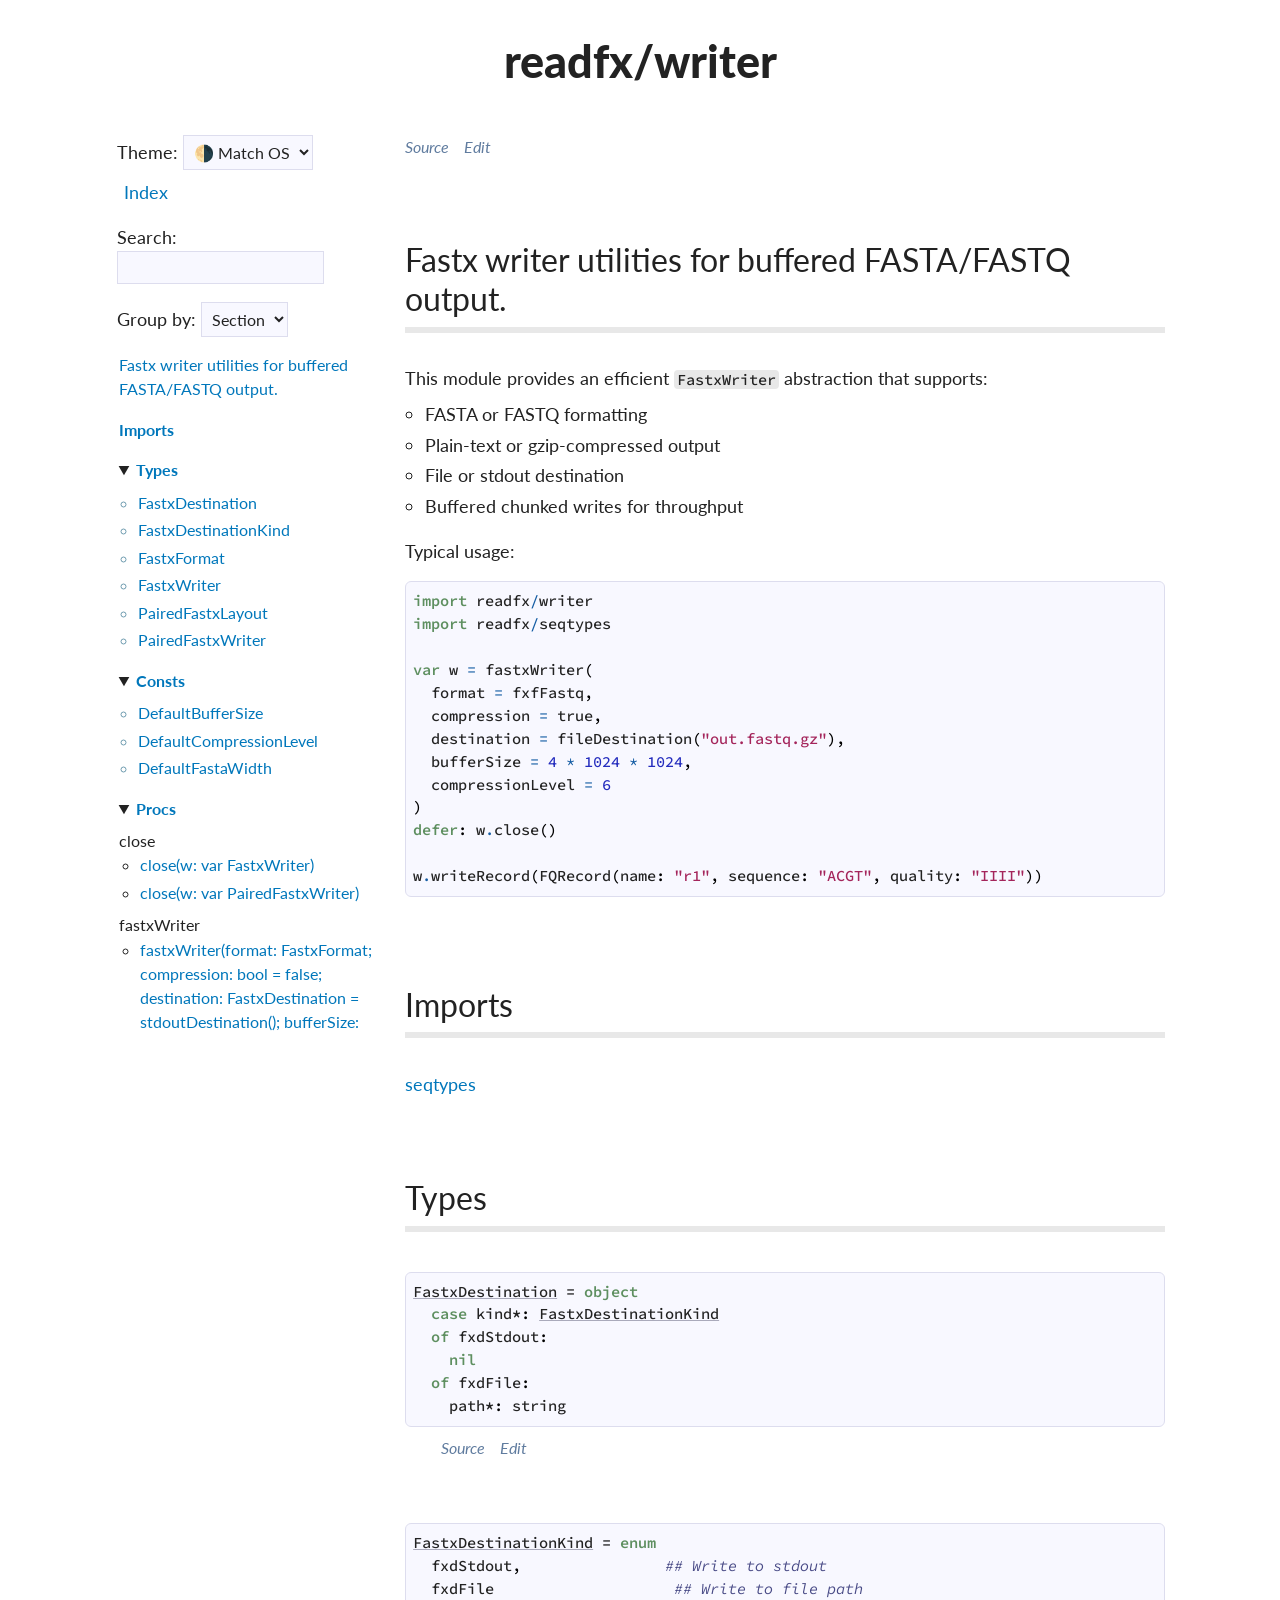
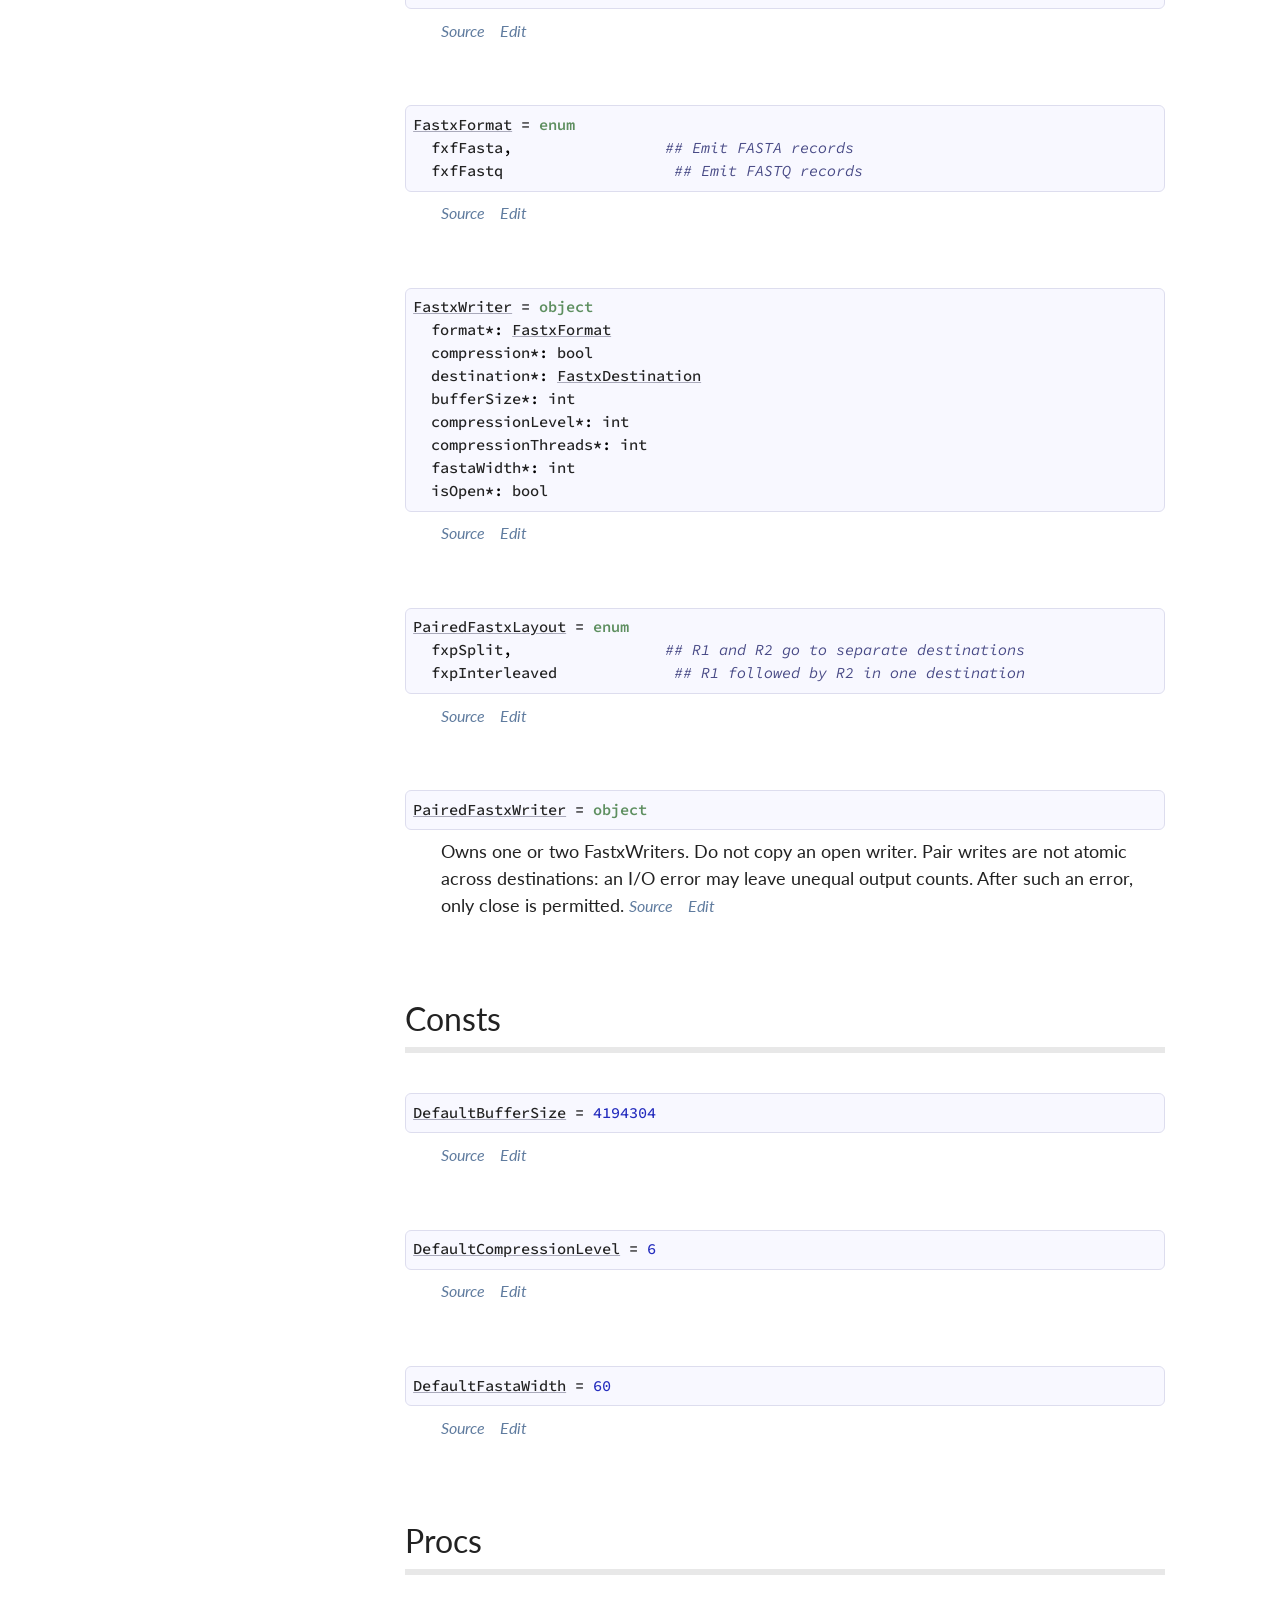
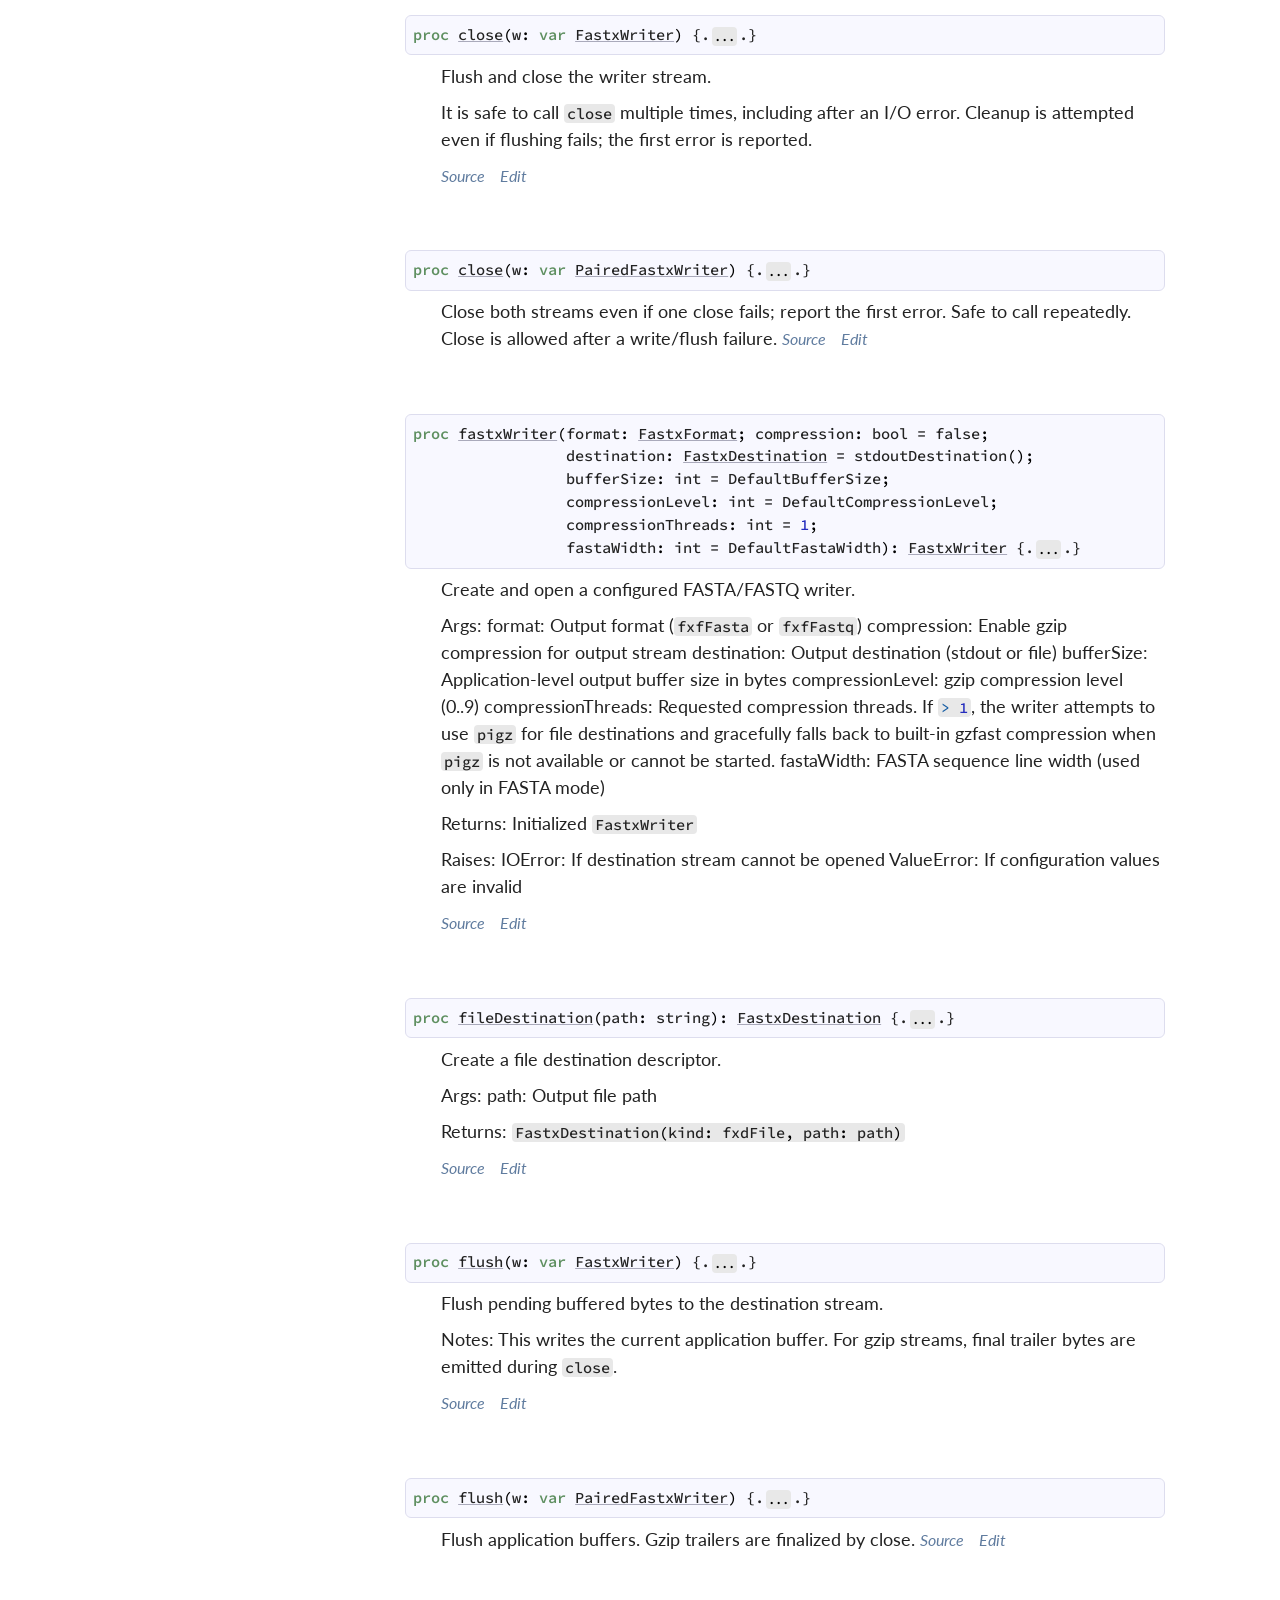
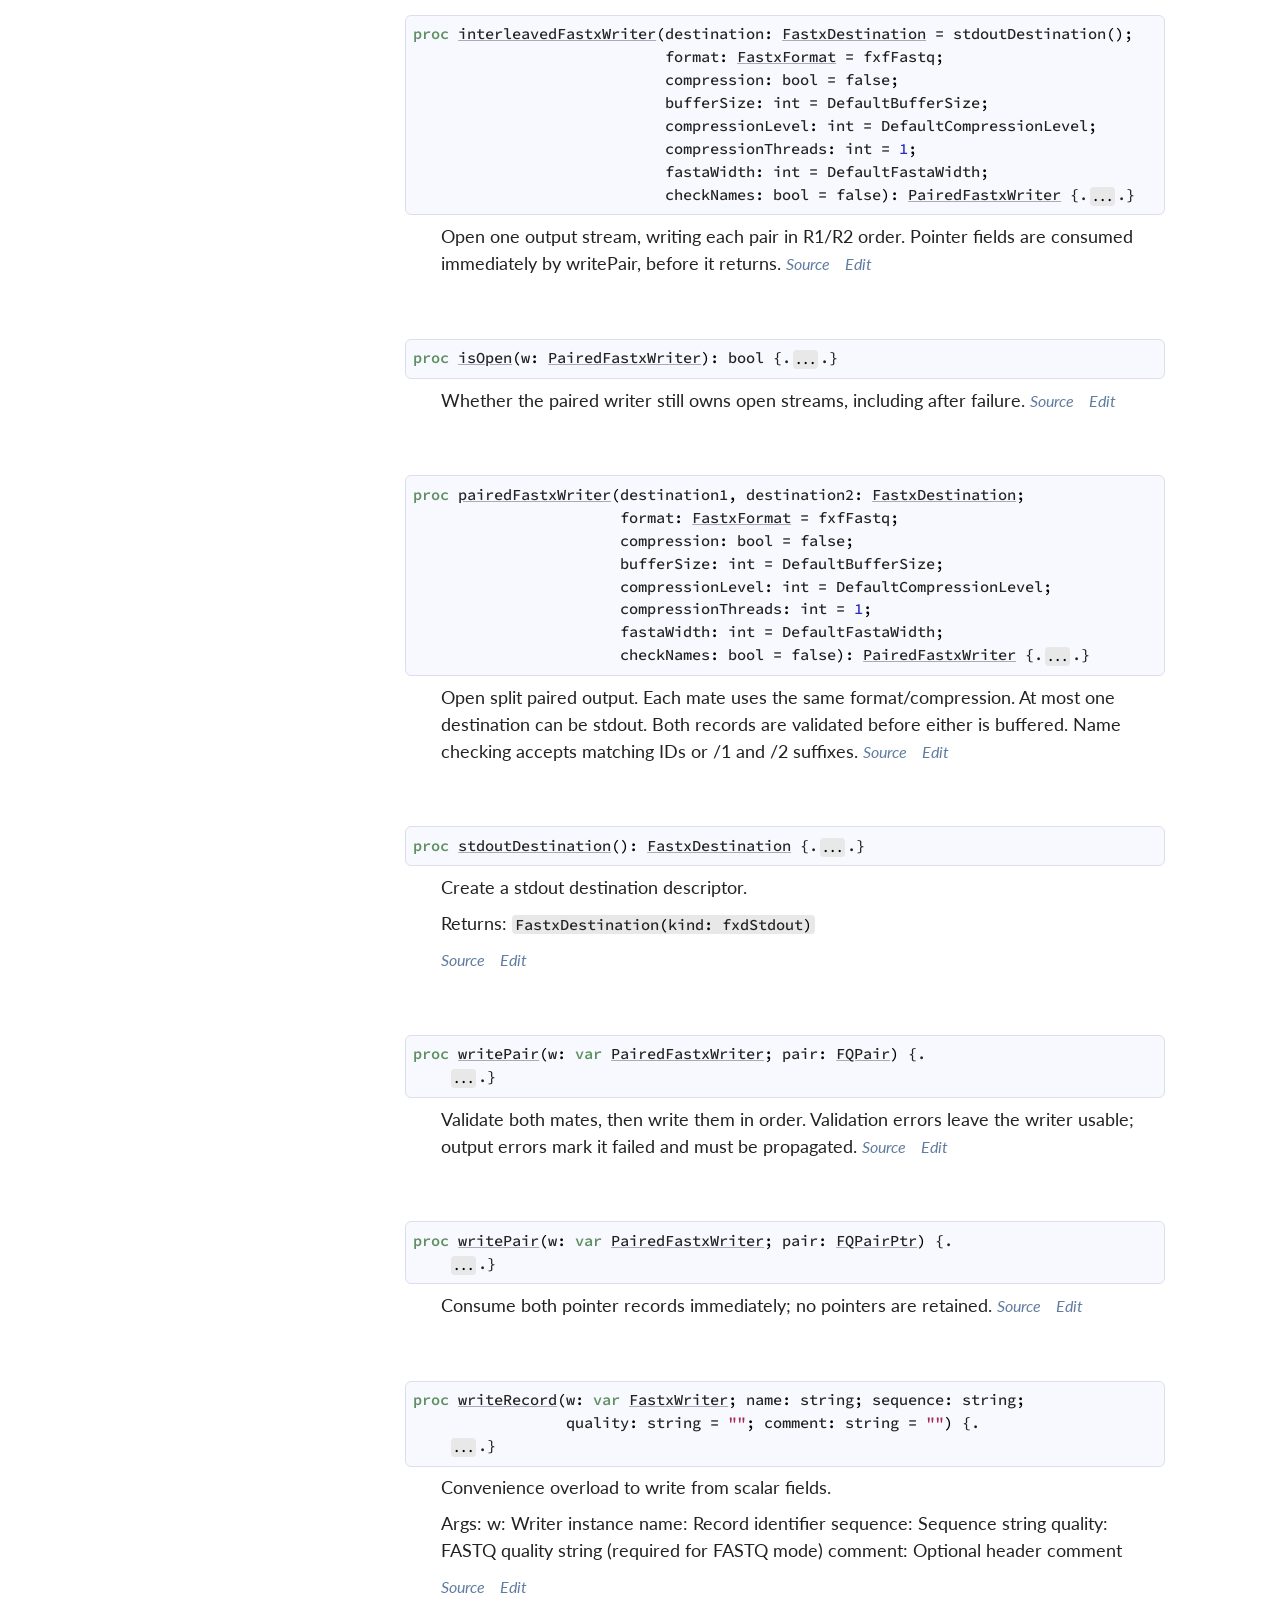
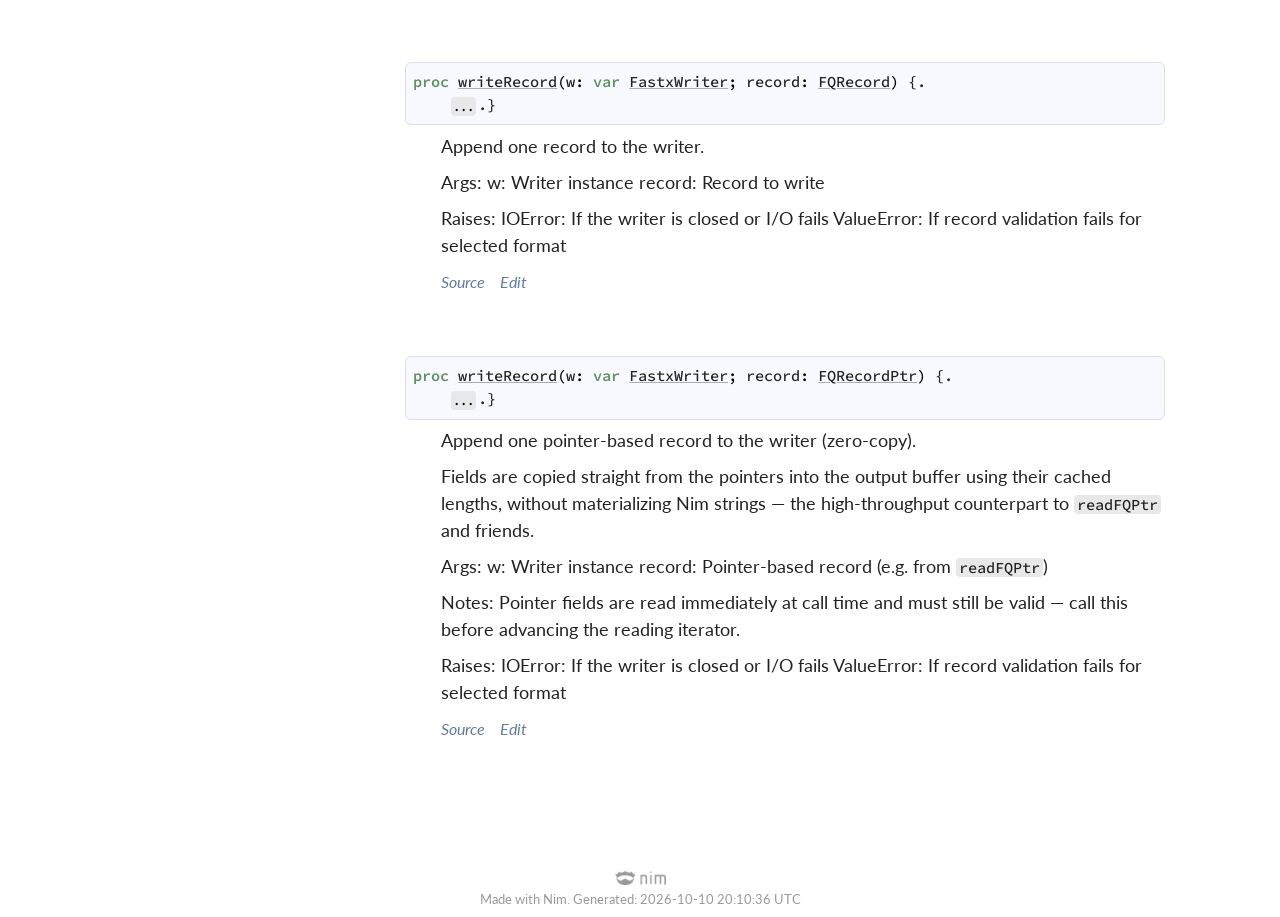
<file: docs/readfx/writer.html>
<?xml version="1.0" encoding="utf-8" ?>
<!DOCTYPE html PUBLIC "-//W3C//DTD XHTML 1.0 Transitional//EN" "https://www.w3.org/TR/xhtml1/DTD/xhtml1-transitional.dtd">
<!--  This file is generated by Nim. -->
<html xmlns="https://www.w3.org/1999/xhtml" xml:lang="en" lang="en" data-theme="auto">
<head>
<meta http-equiv="Content-Type" content="text/html; charset=utf-8" />
<meta name="viewport" content="width=device-width, initial-scale=1.0">
<title>readfx/writer</title>

<!-- Google fonts -->
<link href='https://fonts.googleapis.com/css?family=Lato:400,600,900' rel='stylesheet' type='text/css'/>
<link href='https://fonts.googleapis.com/css?family=Source+Code+Pro:400,500,600' rel='stylesheet' type='text/css'/>

<!-- Favicon -->
<link rel="shortcut icon" href="[data-uri]"/>
<link rel="icon" type="image/png" sizes="32x32" href="[data-uri]">

<!-- CSS -->
<link rel="stylesheet" type="text/css" href="../nimdoc.out.css?v=2.2.12">

<!-- JS -->
<script type="text/javascript" src="../dochack.js?v=2.2.12"></script>
</head>
<body>
  <div class="document" id="documentId">
    <input type="checkbox" id="nav-toggle" hidden>
    <label for="nav-toggle" id="nav-burger">&#9776;</label>
    <label for="nav-toggle" id="nav-overlay"></label>
    <div class="container">
      <h1 class="title">readfx/writer</h1>
      <div class="row">
  <div class="three columns">
    <div class="theme-select-wrapper">
      <label for="theme-select">Theme:&nbsp;</label>
      <select id="theme-select" onchange="setTheme(this.value)">
        <option value="auto">🌗 Match OS</option>
        <option value="dark">🌑 Dark</option>
        <option value="light">🌕 Light</option>
      </select>
    </div>
    <div id="global-links">
      <ul class="simple">
        <li><a id="indexLink" href="../theindex.html">Index</a></li>
      </ul>
    </div>
    <div id="searchInputDiv">
      Search: <input type="search" id="searchInput" oninput="search()"/>
    </div>
    <div>
      Group by:
      <select onchange="groupBy(this.value)">
        <option value="section">Section</option>
        <option value="type">Type</option>
      </select>
    </div>
    <ul class="simple simple-toc" id="toc-list">
  <li><a class="reference" id="fastx-writer-utilities-for-buffered-fastaslashfastq-outputdot_toc" href="#fastx-writer-utilities-for-buffered-fastaslashfastq-outputdot">Fastx writer utilities for buffered FASTA/FASTQ output.</a></li>
<li>
  <a class="reference reference-toplevel" href="#6" id="56">Imports</a>
</li>
<li>
  <details open>
    <summary><a class="reference reference-toplevel" href="#7" id="57">Types</a></summary>
    <ul class="simple simple-toc-section">
      <li><a class="reference" href="#FastxDestination" title="FastxDestination = object
  case kind*: FastxDestinationKind
  of fxdStdout:
    nil
  of fxdFile:
    path*: string">FastxDestination</a></li>
<li><a class="reference" href="#FastxDestinationKind" title="FastxDestinationKind = enum
  fxdStdout,                ## Write to stdout
  fxdFile                    ## Write to file path">FastxDestinationKind</a></li>
<li><a class="reference" href="#FastxFormat" title="FastxFormat = enum
  fxfFasta,                 ## Emit FASTA records
  fxfFastq                   ## Emit FASTQ records">FastxFormat</a></li>
<li><a class="reference" href="#FastxWriter" title="FastxWriter = object
  format*: FastxFormat
  compression*: bool
  destination*: FastxDestination
  bufferSize*: int
  compressionLevel*: int
  compressionThreads*: int
  fastaWidth*: int
  isOpen*: bool">FastxWriter</a></li>
<li><a class="reference" href="#PairedFastxLayout" title="PairedFastxLayout = enum
  fxpSplit,                 ## R1 and R2 go to separate destinations
  fxpInterleaved             ## R1 followed by R2 in one destination">PairedFastxLayout</a></li>
<li><a class="reference" href="#PairedFastxWriter" title="PairedFastxWriter = object">PairedFastxWriter</a></li>

    </ul>
  </details>
</li>
<li>
  <details open>
    <summary><a class="reference reference-toplevel" href="#10" id="60">Consts</a></summary>
    <ul class="simple simple-toc-section">
      <li><a class="reference" href="#DefaultBufferSize" title="DefaultBufferSize = 4194304">DefaultBufferSize</a></li>
<li><a class="reference" href="#DefaultCompressionLevel" title="DefaultCompressionLevel = 6">DefaultCompressionLevel</a></li>
<li><a class="reference" href="#DefaultFastaWidth" title="DefaultFastaWidth = 60">DefaultFastaWidth</a></li>

    </ul>
  </details>
</li>
<li>
  <details open>
    <summary><a class="reference reference-toplevel" href="#12" id="62">Procs</a></summary>
    <ul class="simple simple-toc-section">
      <ul class="simple nested-toc-section">close
  <li><a class="reference" href="#close%2CFastxWriter" title="close(w: var FastxWriter)">close(w: var FastxWriter)</a></li>
<li><a class="reference" href="#close%2CPairedFastxWriter" title="close(w: var PairedFastxWriter)">close(w: var PairedFastxWriter)</a></li>

</ul>
<ul class="simple nested-toc-section">fastxWriter
  <li><a class="reference" href="#fastxWriter%2CFastxFormat%2Cbool%2CFastxDestination%2Cint%2Cint%2Cint%2Cint" title="fastxWriter(format: FastxFormat; compression: bool = false;
            destination: FastxDestination = stdoutDestination();
            bufferSize: int = DefaultBufferSize;
            compressionLevel: int = DefaultCompressionLevel;
            compressionThreads: int = 1; fastaWidth: int = DefaultFastaWidth): FastxWriter">fastxWriter(format: FastxFormat; compression: bool = false;
            destination: FastxDestination = stdoutDestination();
            bufferSize: int = DefaultBufferSize;
            compressionLevel: int = DefaultCompressionLevel;
            compressionThreads: int = 1; fastaWidth: int = DefaultFastaWidth): FastxWriter</a></li>

</ul>
<ul class="simple nested-toc-section">fileDestination
  <li><a class="reference" href="#fileDestination%2Cstring" title="fileDestination(path: string): FastxDestination">fileDestination(path: string): FastxDestination</a></li>

</ul>
<ul class="simple nested-toc-section">flush
  <li><a class="reference" href="#flush%2CFastxWriter" title="flush(w: var FastxWriter)">flush(w: var FastxWriter)</a></li>
<li><a class="reference" href="#flush%2CPairedFastxWriter" title="flush(w: var PairedFastxWriter)">flush(w: var PairedFastxWriter)</a></li>

</ul>
<ul class="simple nested-toc-section">interleavedFastxWriter
  <li><a class="reference" href="#interleavedFastxWriter%2CFastxDestination%2CFastxFormat%2Cbool%2Cint%2Cint%2Cint%2Cint%2Cbool" title="interleavedFastxWriter(destination: FastxDestination = stdoutDestination();
                       format: FastxFormat = fxfFastq;
                       compression: bool = false;
                       bufferSize: int = DefaultBufferSize;
                       compressionLevel: int = DefaultCompressionLevel;
                       compressionThreads: int = 1;
                       fastaWidth: int = DefaultFastaWidth;
                       checkNames: bool = false): PairedFastxWriter">interleavedFastxWriter(destination: FastxDestination = stdoutDestination();
                       format: FastxFormat = fxfFastq;
                       compression: bool = false;
                       bufferSize: int = DefaultBufferSize;
                       compressionLevel: int = DefaultCompressionLevel;
                       compressionThreads: int = 1;
                       fastaWidth: int = DefaultFastaWidth;
                       checkNames: bool = false): PairedFastxWriter</a></li>

</ul>
<ul class="simple nested-toc-section">isOpen
  <li><a class="reference" href="#isOpen%2CPairedFastxWriter" title="isOpen(w: PairedFastxWriter): bool">isOpen(w: PairedFastxWriter): bool</a></li>

</ul>
<ul class="simple nested-toc-section">pairedFastxWriter
  <li><a class="reference" href="#pairedFastxWriter%2CFastxDestination%2CFastxDestination%2CFastxFormat%2Cbool%2Cint%2Cint%2Cint%2Cint%2Cbool" title="pairedFastxWriter(destination1, destination2: FastxDestination;
                  format: FastxFormat = fxfFastq; compression: bool = false;
                  bufferSize: int = DefaultBufferSize;
                  compressionLevel: int = DefaultCompressionLevel;
                  compressionThreads: int = 1;
                  fastaWidth: int = DefaultFastaWidth; checkNames: bool = false): PairedFastxWriter">pairedFastxWriter(destination1, destination2: FastxDestination;
                  format: FastxFormat = fxfFastq; compression: bool = false;
                  bufferSize: int = DefaultBufferSize;
                  compressionLevel: int = DefaultCompressionLevel;
                  compressionThreads: int = 1;
                  fastaWidth: int = DefaultFastaWidth; checkNames: bool = false): PairedFastxWriter</a></li>

</ul>
<ul class="simple nested-toc-section">stdoutDestination
  <li><a class="reference" href="#stdoutDestination" title="stdoutDestination(): FastxDestination">stdoutDestination(): FastxDestination</a></li>

</ul>
<ul class="simple nested-toc-section">writePair
  <li><a class="reference" href="#writePair%2CPairedFastxWriter%2CFQPair" title="writePair(w: var PairedFastxWriter; pair: FQPair)">writePair(w: var PairedFastxWriter; pair: FQPair)</a></li>
<li><a class="reference" href="#writePair%2CPairedFastxWriter%2CFQPairPtr" title="writePair(w: var PairedFastxWriter; pair: FQPairPtr)">writePair(w: var PairedFastxWriter; pair: FQPairPtr)</a></li>

</ul>
<ul class="simple nested-toc-section">writeRecord
  <li><a class="reference" href="#writeRecord%2CFastxWriter%2Cstring%2Cstring%2Cstring%2Cstring" title="writeRecord(w: var FastxWriter; name: string; sequence: string;
            quality: string = &quot;&quot;; comment: string = &quot;&quot;)">writeRecord(w: var FastxWriter; name: string; sequence: string;
            quality: string = &quot;&quot;; comment: string = &quot;&quot;)</a></li>
<li><a class="reference" href="#writeRecord%2CFastxWriter%2CFQRecord" title="writeRecord(w: var FastxWriter; record: FQRecord)">writeRecord(w: var FastxWriter; record: FQRecord)</a></li>
<li><a class="reference" href="#writeRecord%2CFastxWriter%2CFQRecordPtr" title="writeRecord(w: var FastxWriter; record: FQRecordPtr)">writeRecord(w: var FastxWriter; record: FQRecordPtr)</a></li>

</ul>

    </ul>
  </details>
</li>

</ul>

  </div>
  <div class="nine columns" id="content">
    <a href="https://github.com/quadram-institute-bioscience/readfx//tree/main/readfx/writer.nim#L1" class="link-seesrc" target="_blank">Source</a>&nbsp;&nbsp;
<a href="https://github.com/quadram-institute-bioscience/readfx//edit/devel/readfx/writer.nim#L1" class="link-seesrc" target="_blank" >Edit</a>&nbsp;&nbsp;

    <div id="tocRoot"></div>
    
    <p class="module-desc">
<h1><a class="toc-backref" id="fastx-writer-utilities-for-buffered-fastaslashfastq-outputdot" href="#fastx-writer-utilities-for-buffered-fastaslashfastq-outputdot">Fastx writer utilities for buffered FASTA/FASTQ output.</a></h1><p>This module provides an efficient <tt class="docutils literal"><span class="pre"><span class="Identifier">FastxWriter</span></span></tt> abstraction that supports:</p>
<ul class="simple"><li>FASTA or FASTQ formatting</li>
<li>Plain-text or gzip-compressed output</li>
<li>File or stdout destination</li>
<li>Buffered chunked writes for throughput</li>
</ul>
<p>Typical usage:</p>
<p><pre class="listing"><span class="Keyword">import</span> <span class="Identifier">readfx</span><span class="Operator">/</span><span class="Identifier">writer</span>
<span class="Keyword">import</span> <span class="Identifier">readfx</span><span class="Operator">/</span><span class="Identifier">seqtypes</span>

<span class="Keyword">var</span> <span class="Identifier">w</span> <span class="Operator">=</span> <span class="Identifier">fastxWriter</span><span class="Punctuation">(</span>
  <span class="Identifier">format</span> <span class="Operator">=</span> <span class="Identifier">fxfFastq</span><span class="Punctuation">,</span>
  <span class="Identifier">compression</span> <span class="Operator">=</span> <span class="Identifier">true</span><span class="Punctuation">,</span>
  <span class="Identifier">destination</span> <span class="Operator">=</span> <span class="Identifier">fileDestination</span><span class="Punctuation">(</span><span class="StringLit">&quot;out.fastq.gz&quot;</span><span class="Punctuation">)</span><span class="Punctuation">,</span>
  <span class="Identifier">bufferSize</span> <span class="Operator">=</span> <span class="DecNumber">4</span> <span class="Operator">*</span> <span class="DecNumber">1024</span> <span class="Operator">*</span> <span class="DecNumber">1024</span><span class="Punctuation">,</span>
  <span class="Identifier">compressionLevel</span> <span class="Operator">=</span> <span class="DecNumber">6</span>
<span class="Punctuation">)</span>
<span class="Keyword">defer</span><span class="Punctuation">:</span> <span class="Identifier">w</span><span class="Operator">.</span><span class="Identifier">close</span><span class="Punctuation">(</span><span class="Punctuation">)</span>

<span class="Identifier">w</span><span class="Operator">.</span><span class="Identifier">writeRecord</span><span class="Punctuation">(</span><span class="Identifier">FQRecord</span><span class="Punctuation">(</span><span class="Identifier">name</span><span class="Punctuation">:</span> <span class="StringLit">&quot;r1&quot;</span><span class="Punctuation">,</span> <span class="Identifier">sequence</span><span class="Punctuation">:</span> <span class="StringLit">&quot;ACGT&quot;</span><span class="Punctuation">,</span> <span class="Identifier">quality</span><span class="Punctuation">:</span> <span class="StringLit">&quot;IIII&quot;</span><span class="Punctuation">)</span><span class="Punctuation">)</span></pre></p>
</p>
    <div class="section" id="6">
  <h1><a class="toc-backref" href="#6">Imports</a></h1>
  <dl class="item">
    <a class="reference external" href="seqtypes.html">seqtypes</a>
  </dl>
</div>
<div class="section" id="7">
  <h1><a class="toc-backref" href="#7">Types</a></h1>
  <dl class="item">
    <div id="FastxDestination">
  <dt><pre><a href="#FastxDestination"><span class="Identifier">FastxDestination</span></a> <span class="Other">=</span> <span class="Keyword">object</span>
  <span class="Keyword">case</span> <span class="Identifier">kind</span><span class="Operator">*</span><span class="Other">:</span> <a href="#FastxDestinationKind"><span class="Identifier">FastxDestinationKind</span></a>
  <span class="Keyword">of</span> <span class="Identifier">fxdStdout</span><span class="Other">:</span>
    <span class="Keyword">nil</span>
  <span class="Keyword">of</span> <span class="Identifier">fxdFile</span><span class="Other">:</span>
    <span class="Identifier">path</span><span class="Operator">*</span><span class="Other">:</span> <span class="Identifier">string</span></pre></dt>
  <dd>
    
    
    <a href="https://github.com/quadram-institute-bioscience/readfx//tree/main/readfx/writer.nim#L50" class="link-seesrc" target="_blank">Source</a>&nbsp;&nbsp;
<a href="https://github.com/quadram-institute-bioscience/readfx//edit/devel/readfx/writer.nim#L50" class="link-seesrc" target="_blank" >Edit</a>&nbsp;&nbsp;

  </dd>
</div>
<div id="FastxDestinationKind">
  <dt><pre><a href="#FastxDestinationKind"><span class="Identifier">FastxDestinationKind</span></a> <span class="Other">=</span> <span class="Keyword">enum</span>
  <span class="Identifier">fxdStdout</span><span class="Other">,</span>                <span class="Comment">## Write to stdout</span>
  <span class="Identifier">fxdFile</span>                    <span class="Comment">## Write to file path</span></pre></dt>
  <dd>
    
    
    <a href="https://github.com/quadram-institute-bioscience/readfx//tree/main/readfx/writer.nim#L45" class="link-seesrc" target="_blank">Source</a>&nbsp;&nbsp;
<a href="https://github.com/quadram-institute-bioscience/readfx//edit/devel/readfx/writer.nim#L45" class="link-seesrc" target="_blank" >Edit</a>&nbsp;&nbsp;

  </dd>
</div>
<div id="FastxFormat">
  <dt><pre><a href="#FastxFormat"><span class="Identifier">FastxFormat</span></a> <span class="Other">=</span> <span class="Keyword">enum</span>
  <span class="Identifier">fxfFasta</span><span class="Other">,</span>                 <span class="Comment">## Emit FASTA records</span>
  <span class="Identifier">fxfFastq</span>                   <span class="Comment">## Emit FASTQ records</span></pre></dt>
  <dd>
    
    
    <a href="https://github.com/quadram-institute-bioscience/readfx//tree/main/readfx/writer.nim#L40" class="link-seesrc" target="_blank">Source</a>&nbsp;&nbsp;
<a href="https://github.com/quadram-institute-bioscience/readfx//edit/devel/readfx/writer.nim#L40" class="link-seesrc" target="_blank" >Edit</a>&nbsp;&nbsp;

  </dd>
</div>
<div id="FastxWriter">
  <dt><pre><a href="#FastxWriter"><span class="Identifier">FastxWriter</span></a> <span class="Other">=</span> <span class="Keyword">object</span>
  <span class="Identifier">format</span><span class="Operator">*</span><span class="Other">:</span> <a href="#FastxFormat"><span class="Identifier">FastxFormat</span></a>
  <span class="Identifier">compression</span><span class="Operator">*</span><span class="Other">:</span> <span class="Identifier">bool</span>
  <span class="Identifier">destination</span><span class="Operator">*</span><span class="Other">:</span> <a href="#FastxDestination"><span class="Identifier">FastxDestination</span></a>
  <span class="Identifier">bufferSize</span><span class="Operator">*</span><span class="Other">:</span> <span class="Identifier">int</span>
  <span class="Identifier">compressionLevel</span><span class="Operator">*</span><span class="Other">:</span> <span class="Identifier">int</span>
  <span class="Identifier">compressionThreads</span><span class="Operator">*</span><span class="Other">:</span> <span class="Identifier">int</span>
  <span class="Identifier">fastaWidth</span><span class="Operator">*</span><span class="Other">:</span> <span class="Identifier">int</span>
  <span class="Identifier">isOpen</span><span class="Operator">*</span><span class="Other">:</span> <span class="Identifier">bool</span></pre></dt>
  <dd>
    
    
    <a href="https://github.com/quadram-institute-bioscience/readfx//tree/main/readfx/writer.nim#L68" class="link-seesrc" target="_blank">Source</a>&nbsp;&nbsp;
<a href="https://github.com/quadram-institute-bioscience/readfx//edit/devel/readfx/writer.nim#L68" class="link-seesrc" target="_blank" >Edit</a>&nbsp;&nbsp;

  </dd>
</div>
<div id="PairedFastxLayout">
  <dt><pre><a href="#PairedFastxLayout"><span class="Identifier">PairedFastxLayout</span></a> <span class="Other">=</span> <span class="Keyword">enum</span>
  <span class="Identifier">fxpSplit</span><span class="Other">,</span>                 <span class="Comment">## R1 and R2 go to separate destinations</span>
  <span class="Identifier">fxpInterleaved</span>             <span class="Comment">## R1 followed by R2 in one destination</span></pre></dt>
  <dd>
    
    
    <a href="https://github.com/quadram-institute-bioscience/readfx//tree/main/readfx/writer.nim#L85" class="link-seesrc" target="_blank">Source</a>&nbsp;&nbsp;
<a href="https://github.com/quadram-institute-bioscience/readfx//edit/devel/readfx/writer.nim#L85" class="link-seesrc" target="_blank" >Edit</a>&nbsp;&nbsp;

  </dd>
</div>
<div id="PairedFastxWriter">
  <dt><pre><a href="#PairedFastxWriter"><span class="Identifier">PairedFastxWriter</span></a> <span class="Other">=</span> <span class="Keyword">object</span></pre></dt>
  <dd>
    
    Owns one or two FastxWriters. Do not copy an open writer. Pair writes are not atomic across destinations: an I/O error may leave unequal output counts. After such an error, only close is permitted.
    <a href="https://github.com/quadram-institute-bioscience/readfx//tree/main/readfx/writer.nim#L89" class="link-seesrc" target="_blank">Source</a>&nbsp;&nbsp;
<a href="https://github.com/quadram-institute-bioscience/readfx//edit/devel/readfx/writer.nim#L89" class="link-seesrc" target="_blank" >Edit</a>&nbsp;&nbsp;

  </dd>
</div>

  </dl>
</div>
<div class="section" id="10">
  <h1><a class="toc-backref" href="#10">Consts</a></h1>
  <dl class="item">
    <div id="DefaultBufferSize">
  <dt><pre><a href="#DefaultBufferSize"><span class="Identifier">DefaultBufferSize</span></a> <span class="Other">=</span> <span class="DecNumber">4194304</span></pre></dt>
  <dd>
    
    
    <a href="https://github.com/quadram-institute-bioscience/readfx//tree/main/readfx/writer.nim#L34" class="link-seesrc" target="_blank">Source</a>&nbsp;&nbsp;
<a href="https://github.com/quadram-institute-bioscience/readfx//edit/devel/readfx/writer.nim#L34" class="link-seesrc" target="_blank" >Edit</a>&nbsp;&nbsp;

  </dd>
</div>
<div id="DefaultCompressionLevel">
  <dt><pre><a href="#DefaultCompressionLevel"><span class="Identifier">DefaultCompressionLevel</span></a> <span class="Other">=</span> <span class="DecNumber">6</span></pre></dt>
  <dd>
    
    
    <a href="https://github.com/quadram-institute-bioscience/readfx//tree/main/readfx/writer.nim#L35" class="link-seesrc" target="_blank">Source</a>&nbsp;&nbsp;
<a href="https://github.com/quadram-institute-bioscience/readfx//edit/devel/readfx/writer.nim#L35" class="link-seesrc" target="_blank" >Edit</a>&nbsp;&nbsp;

  </dd>
</div>
<div id="DefaultFastaWidth">
  <dt><pre><a href="#DefaultFastaWidth"><span class="Identifier">DefaultFastaWidth</span></a> <span class="Other">=</span> <span class="DecNumber">60</span></pre></dt>
  <dd>
    
    
    <a href="https://github.com/quadram-institute-bioscience/readfx//tree/main/readfx/writer.nim#L36" class="link-seesrc" target="_blank">Source</a>&nbsp;&nbsp;
<a href="https://github.com/quadram-institute-bioscience/readfx//edit/devel/readfx/writer.nim#L36" class="link-seesrc" target="_blank" >Edit</a>&nbsp;&nbsp;

  </dd>
</div>

  </dl>
</div>
<div class="section" id="12">
  <h1><a class="toc-backref" href="#12">Procs</a></h1>
  <dl class="item">
    <div id="close-procs-all">
  <div id="close,FastxWriter">
  <dt><pre><span class="Keyword">proc</span> <a href="#close%2CFastxWriter"><span class="Identifier">close</span></a><span class="Other">(</span><span class="Identifier">w</span><span class="Other">:</span> <span class="Keyword">var</span> <a href="#FastxWriter"><span class="Identifier">FastxWriter</span></a><span class="Other">)</span> {.<span><span class="Other pragmadots">...</span></span><span class="pragmawrap"><span class="Identifier">raises</span><span class="Other">:</span> <span class="Other">[</span><span class="Identifier">CatchableError</span><span class="Other">]</span><span class="Other">,</span>
                                 <span class="Identifier">tags</span><span class="Other">:</span> <span class="Other">[</span><span class="Identifier">WriteIOEffect</span><span class="Other">,</span> <span class="Identifier">TimeEffect</span><span class="Other">]</span><span class="Other">,</span> <span class="Identifier">forbids</span><span class="Other">:</span> <span class="Other">[</span><span class="Other">]</span></span>.}</pre></dt>
  <dd>
    
    <p>Flush and close the writer stream.</p>
<p>It is safe to call <tt class="docutils literal"><span class="pre"><span class="Identifier">close</span></span></tt> multiple times, including after an I/O error. Cleanup is attempted even if flushing fails; the first error is reported.</p>

    <a href="https://github.com/quadram-institute-bioscience/readfx//tree/main/readfx/writer.nim#L335" class="link-seesrc" target="_blank">Source</a>&nbsp;&nbsp;
<a href="https://github.com/quadram-institute-bioscience/readfx//edit/devel/readfx/writer.nim#L335" class="link-seesrc" target="_blank" >Edit</a>&nbsp;&nbsp;

  </dd>
</div>
<div id="close,PairedFastxWriter">
  <dt><pre><span class="Keyword">proc</span> <a href="#close%2CPairedFastxWriter"><span class="Identifier">close</span></a><span class="Other">(</span><span class="Identifier">w</span><span class="Other">:</span> <span class="Keyword">var</span> <a href="#PairedFastxWriter"><span class="Identifier">PairedFastxWriter</span></a><span class="Other">)</span> {.<span><span class="Other pragmadots">...</span></span><span class="pragmawrap"><span class="Identifier">raises</span><span class="Other">:</span> <span class="Other">[</span><span class="Identifier">CatchableError</span><span class="Other">]</span><span class="Other">,</span>
                                       <span class="Identifier">tags</span><span class="Other">:</span> <span class="Other">[</span><span class="Identifier">WriteIOEffect</span><span class="Other">,</span> <span class="Identifier">TimeEffect</span><span class="Other">]</span><span class="Other">,</span>
                                       <span class="Identifier">forbids</span><span class="Other">:</span> <span class="Other">[</span><span class="Other">]</span></span>.}</pre></dt>
  <dd>
    
    Close both streams even if one close fails; report the first error. Safe to call repeatedly. Close is allowed after a write/flush failure.
    <a href="https://github.com/quadram-institute-bioscience/readfx//tree/main/readfx/writer.nim#L616" class="link-seesrc" target="_blank">Source</a>&nbsp;&nbsp;
<a href="https://github.com/quadram-institute-bioscience/readfx//edit/devel/readfx/writer.nim#L616" class="link-seesrc" target="_blank" >Edit</a>&nbsp;&nbsp;

  </dd>
</div>

</div>
<div id="fastxWriter-procs-all">
  <div id="fastxWriter,FastxFormat,bool,FastxDestination,int,int,int,int">
  <dt><pre><span class="Keyword">proc</span> <a href="#fastxWriter%2CFastxFormat%2Cbool%2CFastxDestination%2Cint%2Cint%2Cint%2Cint"><span class="Identifier">fastxWriter</span></a><span class="Other">(</span><span class="Identifier">format</span><span class="Other">:</span> <a href="#FastxFormat"><span class="Identifier">FastxFormat</span></a><span class="Other">;</span> <span class="Identifier">compression</span><span class="Other">:</span> <span class="Identifier">bool</span> <span class="Other">=</span> <span class="Identifier">false</span><span class="Other">;</span>
                 <span class="Identifier">destination</span><span class="Other">:</span> <a href="#FastxDestination"><span class="Identifier">FastxDestination</span></a> <span class="Other">=</span> <span class="Identifier">stdoutDestination</span><span class="Other">(</span><span class="Other">)</span><span class="Other">;</span>
                 <span class="Identifier">bufferSize</span><span class="Other">:</span> <span class="Identifier">int</span> <span class="Other">=</span> <span class="Identifier">DefaultBufferSize</span><span class="Other">;</span>
                 <span class="Identifier">compressionLevel</span><span class="Other">:</span> <span class="Identifier">int</span> <span class="Other">=</span> <span class="Identifier">DefaultCompressionLevel</span><span class="Other">;</span>
                 <span class="Identifier">compressionThreads</span><span class="Other">:</span> <span class="Identifier">int</span> <span class="Other">=</span> <span class="DecNumber">1</span><span class="Other">;</span>
                 <span class="Identifier">fastaWidth</span><span class="Other">:</span> <span class="Identifier">int</span> <span class="Other">=</span> <span class="Identifier">DefaultFastaWidth</span><span class="Other">)</span><span class="Other">:</span> <a href="#FastxWriter"><span class="Identifier">FastxWriter</span></a> {.<span><span class="Other pragmadots">...</span></span><span class="pragmawrap"><span class="Identifier">raises</span><span class="Other">:</span> <span class="Other">[</span>
    <span class="Identifier">ValueError</span><span class="Other">,</span> <span class="Identifier">OSError</span><span class="Other">,</span> <span class="Identifier">IOError</span><span class="Other">,</span> <span class="Identifier">GzFastConfigError</span><span class="Other">,</span> <span class="Identifier">GzFastError</span><span class="Other">,</span> <span class="Identifier">CatchableError</span><span class="Other">]</span><span class="Other">,</span> <span class="Identifier">tags</span><span class="Other">:</span> <span class="Other">[</span>
    <span class="Identifier">ReadDirEffect</span><span class="Other">,</span> <span class="Identifier">ReadEnvEffect</span><span class="Other">,</span> <span class="Identifier">ReadIOEffect</span><span class="Other">,</span> <span class="Identifier">ExecIOEffect</span><span class="Other">,</span> <span class="Identifier">RootEffect</span><span class="Other">,</span>
    <span class="Identifier">WriteIOEffect</span><span class="Other">]</span><span class="Other">,</span> <span class="Identifier">forbids</span><span class="Other">:</span> <span class="Other">[</span><span class="Other">]</span></span>.}</pre></dt>
  <dd>
    
    <p>Create and open a configured FASTA/FASTQ writer.</p>
<p>Args: format: Output format (<tt class="docutils literal"><span class="pre"><span class="Identifier">fxfFasta</span></span></tt> or <tt class="docutils literal"><span class="pre"><span class="Identifier">fxfFastq</span></span></tt>) compression: Enable gzip compression for output stream destination: Output destination (stdout or file) bufferSize: Application-level output buffer size in bytes compressionLevel: gzip compression level (0..9) compressionThreads: Requested compression threads. If <tt class="docutils literal"><span class="pre"><span class="Operator">&gt;</span> <span class="DecNumber">1</span></span></tt>, the writer attempts to use <tt class="docutils literal"><span class="pre"><span class="Identifier">pigz</span></span></tt> for file destinations and gracefully falls back to built-in gzfast compression when <tt class="docutils literal"><span class="pre"><span class="Identifier">pigz</span></span></tt> is not available or cannot be started. fastaWidth: FASTA sequence line width (used only in FASTA mode)</p>
<p>Returns: Initialized <tt class="docutils literal"><span class="pre"><span class="Identifier">FastxWriter</span></span></tt></p>
<p>Raises: IOError: If destination stream cannot be opened ValueError: If configuration values are invalid</p>

    <a href="https://github.com/quadram-institute-bioscience/readfx//tree/main/readfx/writer.nim#L416" class="link-seesrc" target="_blank">Source</a>&nbsp;&nbsp;
<a href="https://github.com/quadram-institute-bioscience/readfx//edit/devel/readfx/writer.nim#L416" class="link-seesrc" target="_blank" >Edit</a>&nbsp;&nbsp;

  </dd>
</div>

</div>
<div id="fileDestination-procs-all">
  <div id="fileDestination,string">
  <dt><pre><span class="Keyword">proc</span> <a href="#fileDestination%2Cstring"><span class="Identifier">fileDestination</span></a><span class="Other">(</span><span class="Identifier">path</span><span class="Other">:</span> <span class="Identifier">string</span><span class="Other">)</span><span class="Other">:</span> <a href="#FastxDestination"><span class="Identifier">FastxDestination</span></a> {.<span><span class="Other pragmadots">...</span></span><span class="pragmawrap"><span class="Identifier">raises</span><span class="Other">:</span> <span class="Other">[</span><span class="Other">]</span><span class="Other">,</span> <span class="Identifier">tags</span><span class="Other">:</span> <span class="Other">[</span><span class="Other">]</span><span class="Other">,</span>
    <span class="Identifier">forbids</span><span class="Other">:</span> <span class="Other">[</span><span class="Other">]</span></span>.}</pre></dt>
  <dd>
    
    <p>Create a file destination descriptor.</p>
<p>Args: path: Output file path</p>
<p>Returns: <tt class="docutils literal"><span class="pre"><span class="Identifier">FastxDestination</span><span class="Punctuation">(</span><span class="Identifier">kind</span><span class="Punctuation">:</span> <span class="Identifier">fxdFile</span><span class="Punctuation">,</span> <span class="Identifier">path</span><span class="Punctuation">:</span> <span class="Identifier">path</span><span class="Punctuation">)</span></span></tt></p>

    <a href="https://github.com/quadram-institute-bioscience/readfx//tree/main/readfx/writer.nim#L106" class="link-seesrc" target="_blank">Source</a>&nbsp;&nbsp;
<a href="https://github.com/quadram-institute-bioscience/readfx//edit/devel/readfx/writer.nim#L106" class="link-seesrc" target="_blank" >Edit</a>&nbsp;&nbsp;

  </dd>
</div>

</div>
<div id="flush-procs-all">
  <div id="flush,FastxWriter">
  <dt><pre><span class="Keyword">proc</span> <a href="#flush%2CFastxWriter"><span class="Identifier">flush</span></a><span class="Other">(</span><span class="Identifier">w</span><span class="Other">:</span> <span class="Keyword">var</span> <a href="#FastxWriter"><span class="Identifier">FastxWriter</span></a><span class="Other">)</span> {.<span><span class="Other pragmadots">...</span></span><span class="pragmawrap"><span class="Identifier">raises</span><span class="Other">:</span> <span class="Other">[</span><span class="Identifier">IOError</span><span class="Other">,</span> <span class="Identifier">GzFastError</span><span class="Other">,</span> <span class="Identifier">ValueError</span><span class="Other">,</span>
    <span class="Identifier">OSError</span><span class="Other">]</span><span class="Other">,</span> <span class="Identifier">tags</span><span class="Other">:</span> <span class="Other">[</span><span class="Identifier">WriteIOEffect</span><span class="Other">]</span><span class="Other">,</span> <span class="Identifier">forbids</span><span class="Other">:</span> <span class="Other">[</span><span class="Other">]</span></span>.}</pre></dt>
  <dd>
    
    <p>Flush pending buffered bytes to the destination stream.</p>
<p>Notes: This writes the current application buffer. For gzip streams, final trailer bytes are emitted during <tt class="docutils literal"><span class="pre"><span class="Identifier">close</span></span></tt>.</p>

    <a href="https://github.com/quadram-institute-bioscience/readfx//tree/main/readfx/writer.nim#L152" class="link-seesrc" target="_blank">Source</a>&nbsp;&nbsp;
<a href="https://github.com/quadram-institute-bioscience/readfx//edit/devel/readfx/writer.nim#L152" class="link-seesrc" target="_blank" >Edit</a>&nbsp;&nbsp;

  </dd>
</div>
<div id="flush,PairedFastxWriter">
  <dt><pre><span class="Keyword">proc</span> <a href="#flush%2CPairedFastxWriter"><span class="Identifier">flush</span></a><span class="Other">(</span><span class="Identifier">w</span><span class="Other">:</span> <span class="Keyword">var</span> <a href="#PairedFastxWriter"><span class="Identifier">PairedFastxWriter</span></a><span class="Other">)</span> {.<span><span class="Other pragmadots">...</span></span><span class="pragmawrap"><span class="Identifier">raises</span><span class="Other">:</span> <span class="Other">[</span><span class="Identifier">IOError</span><span class="Other">,</span> <span class="Identifier">CatchableError</span><span class="Other">]</span><span class="Other">,</span>
                                       <span class="Identifier">tags</span><span class="Other">:</span> <span class="Other">[</span><span class="Identifier">WriteIOEffect</span><span class="Other">]</span><span class="Other">,</span> <span class="Identifier">forbids</span><span class="Other">:</span> <span class="Other">[</span><span class="Other">]</span></span>.}</pre></dt>
  <dd>
    
    Flush application buffers. Gzip trailers are finalized by close.
    <a href="https://github.com/quadram-institute-bioscience/readfx//tree/main/readfx/writer.nim#L605" class="link-seesrc" target="_blank">Source</a>&nbsp;&nbsp;
<a href="https://github.com/quadram-institute-bioscience/readfx//edit/devel/readfx/writer.nim#L605" class="link-seesrc" target="_blank" >Edit</a>&nbsp;&nbsp;

  </dd>
</div>

</div>
<div id="interleavedFastxWriter-procs-all">
  <div id="interleavedFastxWriter,FastxDestination,FastxFormat,bool,int,int,int,int,bool">
  <dt><pre><span class="Keyword">proc</span> <a href="#interleavedFastxWriter%2CFastxDestination%2CFastxFormat%2Cbool%2Cint%2Cint%2Cint%2Cint%2Cbool"><span class="Identifier">interleavedFastxWriter</span></a><span class="Other">(</span><span class="Identifier">destination</span><span class="Other">:</span> <a href="#FastxDestination"><span class="Identifier">FastxDestination</span></a> <span class="Other">=</span> <span class="Identifier">stdoutDestination</span><span class="Other">(</span><span class="Other">)</span><span class="Other">;</span>
                            <span class="Identifier">format</span><span class="Other">:</span> <a href="#FastxFormat"><span class="Identifier">FastxFormat</span></a> <span class="Other">=</span> <span class="Identifier">fxfFastq</span><span class="Other">;</span>
                            <span class="Identifier">compression</span><span class="Other">:</span> <span class="Identifier">bool</span> <span class="Other">=</span> <span class="Identifier">false</span><span class="Other">;</span>
                            <span class="Identifier">bufferSize</span><span class="Other">:</span> <span class="Identifier">int</span> <span class="Other">=</span> <span class="Identifier">DefaultBufferSize</span><span class="Other">;</span>
                            <span class="Identifier">compressionLevel</span><span class="Other">:</span> <span class="Identifier">int</span> <span class="Other">=</span> <span class="Identifier">DefaultCompressionLevel</span><span class="Other">;</span>
                            <span class="Identifier">compressionThreads</span><span class="Other">:</span> <span class="Identifier">int</span> <span class="Other">=</span> <span class="DecNumber">1</span><span class="Other">;</span>
                            <span class="Identifier">fastaWidth</span><span class="Other">:</span> <span class="Identifier">int</span> <span class="Other">=</span> <span class="Identifier">DefaultFastaWidth</span><span class="Other">;</span>
                            <span class="Identifier">checkNames</span><span class="Other">:</span> <span class="Identifier">bool</span> <span class="Other">=</span> <span class="Identifier">false</span><span class="Other">)</span><span class="Other">:</span> <a href="#PairedFastxWriter"><span class="Identifier">PairedFastxWriter</span></a> {.<span><span class="Other pragmadots">...</span></span><span class="pragmawrap"><span class="Identifier">raises</span><span class="Other">:</span> <span class="Other">[</span>
    <span class="Identifier">ValueError</span><span class="Other">,</span> <span class="Identifier">OSError</span><span class="Other">,</span> <span class="Identifier">IOError</span><span class="Other">,</span> <span class="Identifier">GzFastConfigError</span><span class="Other">,</span> <span class="Identifier">GzFastError</span><span class="Other">,</span> <span class="Identifier">CatchableError</span><span class="Other">]</span><span class="Other">,</span> <span class="Identifier">tags</span><span class="Other">:</span> <span class="Other">[</span>
    <span class="Identifier">ReadDirEffect</span><span class="Other">,</span> <span class="Identifier">ReadEnvEffect</span><span class="Other">,</span> <span class="Identifier">ReadIOEffect</span><span class="Other">,</span> <span class="Identifier">ExecIOEffect</span><span class="Other">,</span> <span class="Identifier">RootEffect</span><span class="Other">,</span>
    <span class="Identifier">WriteIOEffect</span><span class="Other">]</span><span class="Other">,</span> <span class="Identifier">forbids</span><span class="Other">:</span> <span class="Other">[</span><span class="Other">]</span></span>.}</pre></dt>
  <dd>
    
    Open one output stream, writing each pair in R1/R2 order. Pointer fields are consumed immediately by writePair, before it returns.
    <a href="https://github.com/quadram-institute-bioscience/readfx//tree/main/readfx/writer.nim#L541" class="link-seesrc" target="_blank">Source</a>&nbsp;&nbsp;
<a href="https://github.com/quadram-institute-bioscience/readfx//edit/devel/readfx/writer.nim#L541" class="link-seesrc" target="_blank" >Edit</a>&nbsp;&nbsp;

  </dd>
</div>

</div>
<div id="isOpen-procs-all">
  <div id="isOpen,PairedFastxWriter">
  <dt><pre><span class="Keyword">proc</span> <a href="#isOpen%2CPairedFastxWriter"><span class="Identifier">isOpen</span></a><span class="Other">(</span><span class="Identifier">w</span><span class="Other">:</span> <a href="#PairedFastxWriter"><span class="Identifier">PairedFastxWriter</span></a><span class="Other">)</span><span class="Other">:</span> <span class="Identifier">bool</span> {.<span><span class="Other pragmadots">...</span></span><span class="pragmawrap"><span class="Identifier">raises</span><span class="Other">:</span> <span class="Other">[</span><span class="Other">]</span><span class="Other">,</span> <span class="Identifier">tags</span><span class="Other">:</span> <span class="Other">[</span><span class="Other">]</span><span class="Other">,</span> <span class="Identifier">forbids</span><span class="Other">:</span> <span class="Other">[</span><span class="Other">]</span></span>.}</pre></dt>
  <dd>
    
    Whether the paired writer still owns open streams, including after failure.
    <a href="https://github.com/quadram-institute-bioscience/readfx//tree/main/readfx/writer.nim#L491" class="link-seesrc" target="_blank">Source</a>&nbsp;&nbsp;
<a href="https://github.com/quadram-institute-bioscience/readfx//edit/devel/readfx/writer.nim#L491" class="link-seesrc" target="_blank" >Edit</a>&nbsp;&nbsp;

  </dd>
</div>

</div>
<div id="pairedFastxWriter-procs-all">
  <div id="pairedFastxWriter,FastxDestination,FastxDestination,FastxFormat,bool,int,int,int,int,bool">
  <dt><pre><span class="Keyword">proc</span> <a href="#pairedFastxWriter%2CFastxDestination%2CFastxDestination%2CFastxFormat%2Cbool%2Cint%2Cint%2Cint%2Cint%2Cbool"><span class="Identifier">pairedFastxWriter</span></a><span class="Other">(</span><span class="Identifier">destination1</span><span class="Other">,</span> <span class="Identifier">destination2</span><span class="Other">:</span> <a href="#FastxDestination"><span class="Identifier">FastxDestination</span></a><span class="Other">;</span>
                       <span class="Identifier">format</span><span class="Other">:</span> <a href="#FastxFormat"><span class="Identifier">FastxFormat</span></a> <span class="Other">=</span> <span class="Identifier">fxfFastq</span><span class="Other">;</span>
                       <span class="Identifier">compression</span><span class="Other">:</span> <span class="Identifier">bool</span> <span class="Other">=</span> <span class="Identifier">false</span><span class="Other">;</span>
                       <span class="Identifier">bufferSize</span><span class="Other">:</span> <span class="Identifier">int</span> <span class="Other">=</span> <span class="Identifier">DefaultBufferSize</span><span class="Other">;</span>
                       <span class="Identifier">compressionLevel</span><span class="Other">:</span> <span class="Identifier">int</span> <span class="Other">=</span> <span class="Identifier">DefaultCompressionLevel</span><span class="Other">;</span>
                       <span class="Identifier">compressionThreads</span><span class="Other">:</span> <span class="Identifier">int</span> <span class="Other">=</span> <span class="DecNumber">1</span><span class="Other">;</span>
                       <span class="Identifier">fastaWidth</span><span class="Other">:</span> <span class="Identifier">int</span> <span class="Other">=</span> <span class="Identifier">DefaultFastaWidth</span><span class="Other">;</span>
                       <span class="Identifier">checkNames</span><span class="Other">:</span> <span class="Identifier">bool</span> <span class="Other">=</span> <span class="Identifier">false</span><span class="Other">)</span><span class="Other">:</span> <a href="#PairedFastxWriter"><span class="Identifier">PairedFastxWriter</span></a> {.<span><span class="Other pragmadots">...</span></span><span class="pragmawrap"><span class="Identifier">raises</span><span class="Other">:</span> <span class="Other">[</span>
    <span class="Identifier">ValueError</span><span class="Other">,</span> <span class="Identifier">OSError</span><span class="Other">,</span> <span class="Identifier">IOError</span><span class="Other">,</span> <span class="Identifier">GzFastConfigError</span><span class="Other">,</span> <span class="Identifier">GzFastError</span><span class="Other">,</span>
    <span class="Identifier">CatchableError</span><span class="Other">,</span> <span class="Identifier">CatchableError</span><span class="Other">]</span><span class="Other">,</span> <span class="Identifier">tags</span><span class="Other">:</span> <span class="Other">[</span><span class="Identifier">ReadDirEffect</span><span class="Other">,</span> <span class="Identifier">ReadEnvEffect</span><span class="Other">,</span>
    <span class="Identifier">ReadIOEffect</span><span class="Other">,</span> <span class="Identifier">ExecIOEffect</span><span class="Other">,</span> <span class="Identifier">RootEffect</span><span class="Other">,</span> <span class="Identifier">WriteIOEffect</span><span class="Other">,</span> <span class="Identifier">TimeEffect</span><span class="Other">]</span><span class="Other">,</span>
    <span class="Identifier">forbids</span><span class="Other">:</span> <span class="Other">[</span><span class="Other">]</span></span>.}</pre></dt>
  <dd>
    
    Open split paired output. Each mate uses the same format/compression. At most one destination can be stdout. Both records are validated before either is buffered. Name checking accepts matching IDs or /1 and /2 suffixes.
    <a href="https://github.com/quadram-institute-bioscience/readfx//tree/main/readfx/writer.nim#L501" class="link-seesrc" target="_blank">Source</a>&nbsp;&nbsp;
<a href="https://github.com/quadram-institute-bioscience/readfx//edit/devel/readfx/writer.nim#L501" class="link-seesrc" target="_blank" >Edit</a>&nbsp;&nbsp;

  </dd>
</div>

</div>
<div id="stdoutDestination-procs-all">
  <div id="stdoutDestination">
  <dt><pre><span class="Keyword">proc</span> <a href="#stdoutDestination"><span class="Identifier">stdoutDestination</span></a><span class="Other">(</span><span class="Other">)</span><span class="Other">:</span> <a href="#FastxDestination"><span class="Identifier">FastxDestination</span></a> {.<span><span class="Other pragmadots">...</span></span><span class="pragmawrap"><span class="Identifier">raises</span><span class="Other">:</span> <span class="Other">[</span><span class="Other">]</span><span class="Other">,</span> <span class="Identifier">tags</span><span class="Other">:</span> <span class="Other">[</span><span class="Other">]</span><span class="Other">,</span> <span class="Identifier">forbids</span><span class="Other">:</span> <span class="Other">[</span><span class="Other">]</span></span>.}</pre></dt>
  <dd>
    
    <p>Create a stdout destination descriptor.</p>
<p>Returns: <tt class="docutils literal"><span class="pre"><span class="Identifier">FastxDestination</span><span class="Punctuation">(</span><span class="Identifier">kind</span><span class="Punctuation">:</span> <span class="Identifier">fxdStdout</span><span class="Punctuation">)</span></span></tt></p>

    <a href="https://github.com/quadram-institute-bioscience/readfx//tree/main/readfx/writer.nim#L99" class="link-seesrc" target="_blank">Source</a>&nbsp;&nbsp;
<a href="https://github.com/quadram-institute-bioscience/readfx//edit/devel/readfx/writer.nim#L99" class="link-seesrc" target="_blank" >Edit</a>&nbsp;&nbsp;

  </dd>
</div>

</div>
<div id="writePair-procs-all">
  <div id="writePair,PairedFastxWriter,FQPair">
  <dt><pre><span class="Keyword">proc</span> <a href="#writePair%2CPairedFastxWriter%2CFQPair"><span class="Identifier">writePair</span></a><span class="Other">(</span><span class="Identifier">w</span><span class="Other">:</span> <span class="Keyword">var</span> <a href="#PairedFastxWriter"><span class="Identifier">PairedFastxWriter</span></a><span class="Other">;</span> <span class="Identifier">pair</span><span class="Other">:</span> <a href="seqtypes.html#FQPair"><span class="Identifier">FQPair</span></a><span class="Other">)</span> {.
    <span><span class="Other pragmadots">...</span></span><span class="pragmawrap"><span class="Identifier">raises</span><span class="Other">:</span> <span class="Other">[</span><span class="Identifier">IOError</span><span class="Other">,</span> <span class="Identifier">ValueError</span><span class="Other">,</span> <span class="Identifier">CatchableError</span><span class="Other">]</span><span class="Other">,</span> <span class="Identifier">tags</span><span class="Other">:</span> <span class="Other">[</span><span class="Identifier">WriteIOEffect</span><span class="Other">]</span><span class="Other">,</span>
    <span class="Identifier">forbids</span><span class="Other">:</span> <span class="Other">[</span><span class="Other">]</span></span>.}</pre></dt>
  <dd>
    
    Validate both mates, then write them in order. Validation errors leave the writer usable; output errors mark it failed and must be propagated.
    <a href="https://github.com/quadram-institute-bioscience/readfx//tree/main/readfx/writer.nim#L596" class="link-seesrc" target="_blank">Source</a>&nbsp;&nbsp;
<a href="https://github.com/quadram-institute-bioscience/readfx//edit/devel/readfx/writer.nim#L596" class="link-seesrc" target="_blank" >Edit</a>&nbsp;&nbsp;

  </dd>
</div>
<div id="writePair,PairedFastxWriter,FQPairPtr">
  <dt><pre><span class="Keyword">proc</span> <a href="#writePair%2CPairedFastxWriter%2CFQPairPtr"><span class="Identifier">writePair</span></a><span class="Other">(</span><span class="Identifier">w</span><span class="Other">:</span> <span class="Keyword">var</span> <a href="#PairedFastxWriter"><span class="Identifier">PairedFastxWriter</span></a><span class="Other">;</span> <span class="Identifier">pair</span><span class="Other">:</span> <a href="seqtypes.html#FQPairPtr"><span class="Identifier">FQPairPtr</span></a><span class="Other">)</span> {.
    <span><span class="Other pragmadots">...</span></span><span class="pragmawrap"><span class="Identifier">raises</span><span class="Other">:</span> <span class="Other">[</span><span class="Identifier">IOError</span><span class="Other">,</span> <span class="Identifier">ValueError</span><span class="Other">,</span> <span class="Identifier">CatchableError</span><span class="Other">]</span><span class="Other">,</span> <span class="Identifier">tags</span><span class="Other">:</span> <span class="Other">[</span><span class="Identifier">WriteIOEffect</span><span class="Other">]</span><span class="Other">,</span>
    <span class="Identifier">forbids</span><span class="Other">:</span> <span class="Other">[</span><span class="Other">]</span></span>.}</pre></dt>
  <dd>
    
    Consume both pointer records immediately; no pointers are retained.
    <a href="https://github.com/quadram-institute-bioscience/readfx//tree/main/readfx/writer.nim#L601" class="link-seesrc" target="_blank">Source</a>&nbsp;&nbsp;
<a href="https://github.com/quadram-institute-bioscience/readfx//edit/devel/readfx/writer.nim#L601" class="link-seesrc" target="_blank" >Edit</a>&nbsp;&nbsp;

  </dd>
</div>

</div>
<div id="writeRecord-procs-all">
  <div id="writeRecord,FastxWriter,string,string,string,string">
  <dt><pre><span class="Keyword">proc</span> <a href="#writeRecord%2CFastxWriter%2Cstring%2Cstring%2Cstring%2Cstring"><span class="Identifier">writeRecord</span></a><span class="Other">(</span><span class="Identifier">w</span><span class="Other">:</span> <span class="Keyword">var</span> <a href="#FastxWriter"><span class="Identifier">FastxWriter</span></a><span class="Other">;</span> <span class="Identifier">name</span><span class="Other">:</span> <span class="Identifier">string</span><span class="Other">;</span> <span class="Identifier">sequence</span><span class="Other">:</span> <span class="Identifier">string</span><span class="Other">;</span>
                 <span class="Identifier">quality</span><span class="Other">:</span> <span class="Identifier">string</span> <span class="Other">=</span> <span class="StringLit">&quot;&quot;</span><span class="Other">;</span> <span class="Identifier">comment</span><span class="Other">:</span> <span class="Identifier">string</span> <span class="Other">=</span> <span class="StringLit">&quot;&quot;</span><span class="Other">)</span> {.
    <span><span class="Other pragmadots">...</span></span><span class="pragmawrap"><span class="Identifier">raises</span><span class="Other">:</span> <span class="Other">[</span><span class="Identifier">IOError</span><span class="Other">,</span> <span class="Identifier">ValueError</span><span class="Other">,</span> <span class="Identifier">GzFastError</span><span class="Other">,</span> <span class="Identifier">OSError</span><span class="Other">]</span><span class="Other">,</span> <span class="Identifier">tags</span><span class="Other">:</span> <span class="Other">[</span><span class="Identifier">WriteIOEffect</span><span class="Other">]</span><span class="Other">,</span>
    <span class="Identifier">forbids</span><span class="Other">:</span> <span class="Other">[</span><span class="Other">]</span></span>.}</pre></dt>
  <dd>
    
    <p>Convenience overload to write from scalar fields.</p>
<p>Args: w: Writer instance name: Record identifier sequence: Sequence string quality: FASTQ quality string (required for FASTQ mode) comment: Optional header comment</p>

    <a href="https://github.com/quadram-institute-bioscience/readfx//tree/main/readfx/writer.nim#L289" class="link-seesrc" target="_blank">Source</a>&nbsp;&nbsp;
<a href="https://github.com/quadram-institute-bioscience/readfx//edit/devel/readfx/writer.nim#L289" class="link-seesrc" target="_blank" >Edit</a>&nbsp;&nbsp;

  </dd>
</div>
<div id="writeRecord,FastxWriter,FQRecord">
  <dt><pre><span class="Keyword">proc</span> <a href="#writeRecord%2CFastxWriter%2CFQRecord"><span class="Identifier">writeRecord</span></a><span class="Other">(</span><span class="Identifier">w</span><span class="Other">:</span> <span class="Keyword">var</span> <a href="#FastxWriter"><span class="Identifier">FastxWriter</span></a><span class="Other">;</span> <span class="Identifier">record</span><span class="Other">:</span> <a href="seqtypes.html#FQRecord"><span class="Identifier">FQRecord</span></a><span class="Other">)</span> {.
    <span><span class="Other pragmadots">...</span></span><span class="pragmawrap"><span class="Identifier">raises</span><span class="Other">:</span> <span class="Other">[</span><span class="Identifier">IOError</span><span class="Other">,</span> <span class="Identifier">ValueError</span><span class="Other">,</span> <span class="Identifier">GzFastError</span><span class="Other">,</span> <span class="Identifier">OSError</span><span class="Other">]</span><span class="Other">,</span> <span class="Identifier">tags</span><span class="Other">:</span> <span class="Other">[</span><span class="Identifier">WriteIOEffect</span><span class="Other">]</span><span class="Other">,</span>
    <span class="Identifier">forbids</span><span class="Other">:</span> <span class="Other">[</span><span class="Other">]</span></span>.}</pre></dt>
  <dd>
    
    <p>Append one record to the writer.</p>
<p>Args: w: Writer instance record: Record to write</p>
<p>Raises: IOError: If the writer is closed or I/O fails ValueError: If record validation fails for selected format</p>

    <a href="https://github.com/quadram-institute-bioscience/readfx//tree/main/readfx/writer.nim#L268" class="link-seesrc" target="_blank">Source</a>&nbsp;&nbsp;
<a href="https://github.com/quadram-institute-bioscience/readfx//edit/devel/readfx/writer.nim#L268" class="link-seesrc" target="_blank" >Edit</a>&nbsp;&nbsp;

  </dd>
</div>
<div id="writeRecord,FastxWriter,FQRecordPtr">
  <dt><pre><span class="Keyword">proc</span> <a href="#writeRecord%2CFastxWriter%2CFQRecordPtr"><span class="Identifier">writeRecord</span></a><span class="Other">(</span><span class="Identifier">w</span><span class="Other">:</span> <span class="Keyword">var</span> <a href="#FastxWriter"><span class="Identifier">FastxWriter</span></a><span class="Other">;</span> <span class="Identifier">record</span><span class="Other">:</span> <a href="seqtypes.html#FQRecordPtr"><span class="Identifier">FQRecordPtr</span></a><span class="Other">)</span> {.
    <span><span class="Other pragmadots">...</span></span><span class="pragmawrap"><span class="Identifier">raises</span><span class="Other">:</span> <span class="Other">[</span><span class="Identifier">IOError</span><span class="Other">,</span> <span class="Identifier">ValueError</span><span class="Other">,</span> <span class="Identifier">GzFastError</span><span class="Other">,</span> <span class="Identifier">OSError</span><span class="Other">]</span><span class="Other">,</span> <span class="Identifier">tags</span><span class="Other">:</span> <span class="Other">[</span><span class="Identifier">WriteIOEffect</span><span class="Other">]</span><span class="Other">,</span>
    <span class="Identifier">forbids</span><span class="Other">:</span> <span class="Other">[</span><span class="Other">]</span></span>.}</pre></dt>
  <dd>
    
    <p>Append one pointer-based record to the writer (zero-copy).</p>
<p>Fields are copied straight from the pointers into the output buffer using their cached lengths, without materializing Nim strings — the high-throughput counterpart to <tt class="docutils literal"><span class="pre"><span class="Identifier">readFQPtr</span></span></tt> and friends.</p>
<p>Args: w: Writer instance record: Pointer-based record (e.g. from <tt class="docutils literal"><span class="pre"><span class="Identifier">readFQPtr</span></span></tt>)</p>
<p>Notes: Pointer fields are read immediately at call time and must still be valid — call this before advancing the reading iterator.</p>
<p>Raises: IOError: If the writer is closed or I/O fails ValueError: If record validation fails for selected format</p>

    <a href="https://github.com/quadram-institute-bioscience/readfx//tree/main/readfx/writer.nim#L306" class="link-seesrc" target="_blank">Source</a>&nbsp;&nbsp;
<a href="https://github.com/quadram-institute-bioscience/readfx//edit/devel/readfx/writer.nim#L306" class="link-seesrc" target="_blank" >Edit</a>&nbsp;&nbsp;

  </dd>
</div>

</div>

  </dl>
</div>

  </div>
</div>

      <div class="twelve-columns footer">
        <span class="nim-sprite"></span>
        <br>
        <small style="color: var(--hint);">Made with Nim. Generated: 2026-10-10 20:10:36 UTC</small>
      </div>
    </div>
  </div>
  
</body>
</html>
</file>
<file: docs/nimdoc.out.css>
/*
Stylesheet for use with Docutils/rst2html.

See http://docutils.sf.net/docs/howto/html-stylesheets.html for how to
customize this style sheet.

Modified from Chad Skeeters' rst2html-style
https://bitbucket.org/cskeeters/rst2html-style/

Modified by Boyd Greenfield and narimiran
*/

:root {
  color-scheme: light;
  --primary-background: #fff;
  --secondary-background: ghostwhite;
  --third-background: #e8e8e8;
  --info-background: #50c050;
  --warning-background: #c0a000;
  --error-background: #e04040;
  --border: #dde;
  --text: #222;
  --anchor: #07b;
  --anchor-focus: #607c9f;
  --input-focus: #1fa0eb;
  --strong: #3c3c3c;
  --hint: #9A9A9A;
  --nim-sprite-base64: url("[data-uri]");

  --keyword: #5e8f60;
  --identifier: #222;
  --comment: #484a86;
  --operator: #155da4;
  --punctuation: black;
  --other: black;
  --escapeSequence: #c4891b;
  --number: #252dbe;
  --literal: #a4255b;
  --program: #6060c0;
  --option: #508000;
  --raw-data: #a4255b;

  --clipboard-image-normal: url("data:image/svg+xml,%3Csvg xmlns='http://www.w3.org/2000/svg' style='color: black' fill='none' viewBox='0 0 24 24' stroke='currentColor'%3E %3Cpath stroke-linecap='round' stroke-linejoin='round' stroke-width='2' d='M9 5H7a2 2 0 00-2 2v12a2 2 0 002 2h10a2 2 0 002-2V7a2 2 0 00-2-2h-2M9 5a2 2 0 002 2h2a2 2 0 002-2M9 5a2 2 0 012-2h2a2 2 0 012 2' /%3E %3C/svg%3E");
  --clipboard-image-selected: url("data:image/svg+xml,%3Csvg xmlns='http://www.w3.org/2000/svg' style='color: black' viewBox='0 0 20 20' fill='currentColor'%3E %3Cpath d='M8 3a1 1 0 011-1h2a1 1 0 110 2H9a1 1 0 01-1-1z' /%3E %3Cpath d='M6 3a2 2 0 00-2 2v11a2 2 0 002 2h8a2 2 0 002-2V5a2 2 0 00-2-2 3 3 0 01-3 3H9a3 3 0 01-3-3z' /%3E %3C/svg%3E");
  --clipboard-image: var(--clipboard-image-normal)
}

[data-theme="dark"] {
  color-scheme: dark;
  --primary-background: #171921;
  --secondary-background: #1e202a;
  --third-background: #2b2e3b;
  --info-background: #008000;
  --warning-background: #807000;
  --error-background: #c03000;
  --border: #0e1014;
  --text: #fff;
  --anchor: #8be9fd;
  --anchor-focus: #8be9fd;
  --input-focus: #8be9fd;
  --strong: #bd93f9;
  --hint: #7A7C85;
  --nim-sprite-base64: url("[data-uri]");

  --keyword: #ff79c6;
  --identifier: #f8f8f2;
  --comment: #6272a4;
  --operator: #ff79c6;
  --punctuation: #f8f8f2;
  --other: #f8f8f2;
  --escapeSequence: #bd93f9;
  --number: #bd93f9;
  --literal: #f1fa8c;
  --program: #9090c0;
  --option: #90b010;
  --raw-data: #8be9fd;

  --clipboard-image-normal: url("data:image/svg+xml,%3Csvg xmlns='http://www.w3.org/2000/svg' style='color: lightgray' fill='none' viewBox='0 0 24 24' stroke='currentColor'%3E %3Cpath stroke-linecap='round' stroke-linejoin='round' stroke-width='2' d='M9 5H7a2 2 0 00-2 2v12a2 2 0 002 2h10a2 2 0 002-2V7a2 2 0 00-2-2h-2M9 5a2 2 0 002 2h2a2 2 0 002-2M9 5a2 2 0 012-2h2a2 2 0 012 2' /%3E %3C/svg%3E");
  --clipboard-image-selected: url("data:image/svg+xml,%3Csvg xmlns='http://www.w3.org/2000/svg' style='color: lightgray' viewBox='0 0 20 20' fill='currentColor'%3E %3Cpath d='M8 3a1 1 0 011-1h2a1 1 0 110 2H9a1 1 0 01-1-1z' /%3E %3Cpath d='M6 3a2 2 0 00-2 2v11a2 2 0 002 2h8a2 2 0 002-2V5a2 2 0 00-2-2 3 3 0 01-3 3H9a3 3 0 01-3-3z' /%3E %3C/svg%3E");
  --clipboard-image: var(--clipboard-image-normal);
}

@media (prefers-color-scheme: dark) {
  [data-theme="auto"] {
    color-scheme: dark;
    --primary-background: #171921;
    --secondary-background: #1e202a;
    --third-background: #2b2e3b;
    --info-background: #008000;
    --warning-background: #807000;
    --error-background: #c03000;
    --border: #0e1014;
    --text: #fff;
    --anchor: #8be9fd;
    --anchor-focus: #8be9fd;
    --input-focus: #8be9fd;
    --strong: #bd93f9;
    --hint: #7A7C85;
    --nim-sprite-base64: url("[data-uri]");

    --keyword: #ff79c6;
    --identifier: #f8f8f2;
    --comment: #6272a4;
    --operator: #ff79c6;
    --punctuation: #f8f8f2;
    --other: #f8f8f2;
    --escapeSequence: #bd93f9;
    --number: #bd93f9;
    --literal: #f1fa8c;
    --program: #9090c0;
    --option: #90b010;
    --raw-data: #8be9fd;

    --clipboard-image-normal: url("data:image/svg+xml,%3Csvg xmlns='http://www.w3.org/2000/svg' style='color: lightgray' fill='none' viewBox='0 0 24 24' stroke='currentColor'%3E %3Cpath stroke-linecap='round' stroke-linejoin='round' stroke-width='2' d='M9 5H7a2 2 0 00-2 2v12a2 2 0 002 2h10a2 2 0 002-2V7a2 2 0 00-2-2h-2M9 5a2 2 0 002 2h2a2 2 0 002-2M9 5a2 2 0 012-2h2a2 2 0 012 2' /%3E %3C/svg%3E");
    --clipboard-image-selected: url("data:image/svg+xml,%3Csvg xmlns='http://www.w3.org/2000/svg' style='color: lightgray' viewBox='0 0 20 20' fill='currentColor'%3E %3Cpath d='M8 3a1 1 0 011-1h2a1 1 0 110 2H9a1 1 0 01-1-1z' /%3E %3Cpath d='M6 3a2 2 0 00-2 2v11a2 2 0 002 2h8a2 2 0 002-2V5a2 2 0 00-2-2 3 3 0 01-3 3H9a3 3 0 01-3-3z' /%3E %3C/svg%3E");
    --clipboard-image: var(--clipboard-image-normal);
  }
}

.theme-select-wrapper {
  display: flex;
  align-items: center;
}

html {
  max-width: 100%;
  box-sizing: border-box;
  font-size: 100%;
  -webkit-text-size-adjust: 100%;
  -ms-text-size-adjust: 100%; }

body {
  max-width: 100%;
  box-sizing: border-box;
  font-family: "Lato", "Helvetica Neue", "HelveticaNeue", Helvetica, Arial, sans-serif;
  font-weight: 400;
  font-size: 1.125em;
  line-height: 1.5;
  color: var(--text);
  background-color: var(--primary-background); }

/* Skeleton grid */
.container {
  position: relative;
  width: 100%;
  max-width: 1050px;
  margin: 0 auto;
  padding: 0;
  box-sizing: border-box; }

.column, .columns {
  width: 100%;
  float: left;
  box-sizing: border-box;
  margin-left: 1%; }

@media print {
  #global-links, .link-seesrc, .theme-switch-wrapper, #searchInputDiv, .search-groupby,
  #nav-burger, #nav-overlay, .three.columns  {
    display:none;
  }
  .columns {
    width:100% !important;
  }
}

.column:first-child, .columns:first-child {
  margin-left: 0; }

.container .row {
  display: flex; }

.three.columns {
  width: 25.0%;
  height: 100vh;
  position: sticky;
  top: 0px;
  left: 0px;
  overflow-y: auto;
  padding: 2px;
}

.nine.columns {
  width: 75.0%;
  margin-left: 0;
  padding-left: 1.5em; }

.twelve.columns {
  width: 100%;
  margin-left: 0; }

#nav-burger, #nav-overlay {
  display: none;
}

@media screen and (max-width: 860px) {
  #nav-burger {
    display: flex;
    align-items: center;
    justify-content: center;
    position: fixed;
    top: 0.25em;
    left: 0.25em;
    z-index: 200;
    width: 1.6rem;
    height: 1.6rem;
    font-size: 1.25em;
    cursor: pointer;
    border-radius: 4px;
    background-color: var(--secondary-background);
    color: var(--text);
    border: 1px solid var(--border);
    user-select: none;
    opacity: 0.55;
  }
  #nav-burger:hover {
    background-color: var(--third-background);
  }
  #nav-toggle:checked ~ .container .three.columns {
    transform: translateX(0);
  }
  #nav-toggle:checked ~ #nav-overlay {
    opacity: 1;
    pointer-events: auto;
  }
  #nav-overlay {
    display: block;
    position: fixed;
    top: 0;
    left: 0;
    bottom: 0;
    right: 0;
    z-index: 99; /* below sidebar */
    background: rgba(0, 0, 0, 0.35);
    opacity: 0;
    pointer-events: none;
    transition: opacity 0.22s ease;
  }
  .three.columns {
    display: block;
    position: fixed;
    left: 0;
    width: min(80vw, 24em);
    padding-top: 1.6em;
    height: 100vh;  /* Fallback */
    height: 100dvh;
    overflow-y: auto;
    z-index: 100;
    background-color: var(--secondary-background);
    box-shadow: 2px 0 12px rgba(0,0,0,0.25);
    transform: translateX(-110%);
    transition: transform 0.25s ease;
  }
  .nine.columns {
    width: 100%;
    margin-left: 0;
    padding-left: 0;
  }
  body {
    font-size: 1em;
    line-height: 1.35;
    margin-left: 0.35em;
    margin-right: 0.35em;
  }
}

cite {
  font-style: italic !important; }


/* Nim search input */
div#searchInputDiv {
  margin-bottom: 1em;
}
input#searchInput {
  width: 80%;
}

/*
 * Some custom formatting for input forms.
 * This also fixes input form colors on Firefox with a dark system theme on Linux.
 */
input {
  -moz-appearance: none;
  background-color: var(--secondary-background);
  color: var(--text);
  border: 1px solid var(--border);
  font-family: "Lato", "Helvetica Neue", "HelveticaNeue", Helvetica, Arial, sans-serif;
  font-size: 0.9em;
  padding: 6px;
}

input:focus {
  border: 1px solid var(--input-focus);
  box-shadow: 0 0 3px var(--input-focus);
}

select {
  -moz-appearance: none;
  background-color: var(--secondary-background);
  color: var(--text);
  border: 1px solid var(--border);
  font-family: "Lato", "Helvetica Neue", "HelveticaNeue", Helvetica, Arial, sans-serif;
  font-size: 0.9em;
  padding: 6px;
}

select:focus {
  border: 1px solid var(--input-focus);
  box-shadow: 0 0 3px var(--input-focus);
}

/* Docgen styles */

:target {
  border: 2px solid #B5651D;
  border-style: dotted;
}

/* Links */
a {
  color: var(--anchor);
  text-decoration: none;
}

a span.Identifier {
  text-decoration: underline;
  text-decoration-color: #aab;
}

a.reference-toplevel {
  font-weight: bold;
}

a.nimdoc {
  word-spacing: 0.3em;
}

a.toc-backref {
  text-decoration: none;
  color: var(--text);
}

a.link-seesrc {
  color: #607c9f;
  font-size: 0.9em;
  font-style: italic;
}

a:hover, a:focus {
  color: var(--anchor-focus);
  text-decoration: underline;
}

a:hover span.Identifier {
  color: var(--anchor);
}


sub, sup {
  position: relative;
  font-size: 75%;
  line-height: 0;
  vertical-align: baseline; }

sup {
  top: -0.5em; }

sub {
  bottom: -0.25em; }

img {
  width: auto;
  height: auto;
  max-width: 100%;
  vertical-align: middle;
  border: 0;
  -ms-interpolation-mode: bicubic; }

@media print {
  * {
    color: black !important;
    text-shadow: none !important;
    background: transparent !important;
    box-shadow: none !important; }

  a, a:visited {
    text-decoration: underline; }

  a[href]:after {
    content: " (" attr(href) ")"; }

  abbr[title]:after {
    content: " (" attr(title) ")"; }

  .ir a:after,
  a[href^="javascript:"]:after,
  a[href^="#"]:after {
    content: ""; }

  pre, blockquote {
    border: 1px solid #999;
    page-break-inside: avoid; }

  thead {
    display: table-header-group; }

  tr, img {
    page-break-inside: avoid; }

  img {
    max-width: 100% !important; }

  @page {
    margin: 0.5cm; }

  h1 {
    page-break-before: always; }

  h1.title {
    page-break-before: avoid; }
	
  .nine.columns h1:first-of-type {
    page-break-before: avoid;
  }

  p, h2, h3 {
    orphans: 3;
    widows: 3; }

  h2, h3 {
    page-break-after: avoid; }
}


p {
  margin-top: 0.5em;
  margin-bottom: 0.5em; }

small {
  font-size: 85%; }

strong {
  font-weight: 600;
  font-size: 0.95em;
  color: var(--strong); }

em {
  font-style: italic; }

h1 {
  font-size: 1.8em;
  font-weight: 400;
  padding-bottom: .25em;
  border-bottom: 6px solid var(--third-background);
  margin-top: 2.5em;
  margin-bottom: 1em;
  line-height: 1.2em; }

h1.title {
  padding-bottom: 1em;
  border-bottom: 0px;
  font-size: 2.5em;
  text-align: center;
  font-weight: 900;
  margin-top: 0.75em;
  margin-bottom: 0em; }

h2 {
  font-size: 1.3em;
  margin-top: 2em; }

h2.subtitle {
  margin-top: 0em;
  text-align: center; }

h3 {
  font-size: 1.125em;
  font-style: italic;
  margin-top: 1.5em; }

h4 {
  font-size: 1.125em;
  margin-top: 1em; }

h5 {
  font-size: 1.125em;
  margin-top: 0.75em; }

h6 {
  font-size: 1.1em; }

@media screen and (max-width: 860px) {
  h1.title {
    font-size: 2em;
  }
  h1 {
    font-size: 1.5em;
    margin-top: 1.5em;
    margin-bottom: 0.75em;
  }
  h2 {
    margin-top: 1.3em;
  }
  h3 {
    margin-top: 1.2em;
  }
}

ul, ol {
  padding: 0;
  margin-top: 0.5em;
  margin-left: 0.75em; }

ul ul, ul ol, ol ol, ol ul {
  margin-bottom: 0;
  margin-left: 1.25em; }

ul.simple > li {
  list-style-type: circle; }

ul.simple-boot li {
  list-style-type: none;
  margin-left: 0em;
  margin-bottom: 0.5em; }

ol.simple > li, ul.simple > li {
  margin-bottom: 0.2em;
  margin-left: 0.4em }

ul.simple.simple-toc > li {
  margin-top: 1em; }

ul.simple-toc {
  list-style: none;
  font-size: 0.9em;
  margin-left: -0.3em;
  margin-top: 1em; }

ul.simple-toc > li {
  list-style-type: none; }

ul.simple-toc-section {
  list-style-type: circle;
  margin-left: 0.8em;
  color: #6c9aae; }

ul.nested-toc-section {
  list-style-type: circle;
  margin-left: -0.75em;
  color: var(--text); }

ul.nested-toc-section > li {
  margin-left: 1.25em; }


ol.arabic {
  list-style: decimal; }

ol.loweralpha {
  list-style: lower-alpha; }

ol.upperalpha {
  list-style: upper-alpha; }

ol.lowerroman {
  list-style: lower-roman; }

ol.upperroman {
  list-style: upper-roman; }

ul.auto-toc {
  list-style-type: none; }


dl {
  margin-bottom: 1.5em; }

dt {
  margin-bottom: -0.5em;
  margin-left: 0.0em; }

dd {
  margin-left: 2.0em;
  margin-bottom: 3.0em;
  margin-top: 0.5em; }


hr {
  margin: 2em 0;
  border: 0;
  border-top: 1px solid #aaa; }

hr.footnote {
  width: 25%;
  border-top: 0.15em solid #999;
  margin-bottom: 0.15em;
  margin-top: 0.15em;
}
div.footnote-group {
  margin-left: 1em;
}
div.footnote-label {
  display: inline-block;
  min-width: 1.7em;
}

div.option-list {
  border: 0.1em solid var(--border);
}
div.option-list-item {
  padding-left: 12em;
  padding-right: 0;
  padding-bottom: 0.3em;
  padding-top: 0.3em;
}
div.odd {
  background-color: var(--secondary-background);
}
div.option-list-label {
  margin-left: -11.5em;
  margin-right: 0em;
  min-width: 11.5em;
  display: inline-block;
  vertical-align: top;
}
div.option-list-description {
  width: calc(100% - 1em);
  padding-left: 1em;
  padding-right: 0;
  display: inline-block;
}

blockquote {
  font-size: 0.9em;
  font-style: italic;
  padding-left: 0.5em;
  margin-left: 0;
  border-left: 5px solid #bbc;
}

blockquote.markdown-quote {
  font-size: 0.9rem;  /* use rem to avoid recursion */
  font-style: normal;
}

.pre, span.tok {
  font-family: "Source Code Pro", Monaco, Menlo, Consolas, "Courier New", monospace;
  font-weight: 500;
  font-size: 0.85em;
  color: var(--text);
  background-color: var(--third-background);
  padding-left: 3px;
  padding-right: 3px;
  border-radius: 4px;
  white-space: pre-wrap;
  overflow-wrap: break-word;
}

span.tok {
  border: 1px solid #808080;
  padding-bottom: 0.1em;
  margin-right: 0.2em;
}

.copyToClipBoard {
  position: relative;
}

pre {
  font-family: "Source Code Pro", Monaco, Menlo, Consolas, "Courier New", monospace;
  color: var(--text);
  font-weight: 500;
  display: inline-block;
  box-sizing: border-box;
  min-width: 100%;
  max-width: 100%;
  padding: 0.5em;
  margin-top: 0.5em;
  margin-bottom: 0.5em;
  font-size: 0.85em;
  white-space: pre !important;
  overflow-y: hidden;
  overflow-x: auto;
  background-color: var(--secondary-background);
  border: 1px solid var(--border);
  -webkit-border-radius: 6px;
  -moz-border-radius: 6px;
  border-radius: 6px;
}

@media screen and (max-width: 860px) {
  pre {
    font-stretch: semi-condensed;
    letter-spacing: -0.25px;
    line-height: 1.25;
    padding: 0.33em;
  }
}

.copyToClipBoardBtn {
  visibility: hidden;
  position: absolute;
  width: 24px;
  border-radius: 4px;
  background-image: var(--clipboard-image);
  right: 5px;
  top: 13px;
  background-color: var(--secondary-background);
  padding: 11px;
  border: 0;
}

.copyToClipBoard:hover .copyToClipBoardBtn {
  visibility: visible;
}

.pre-scrollable {
  max-height: 340px;
  overflow-y: scroll; }


/* Nim line-numbered tables */
.line-nums-table {
  width: 100%;
  table-layout: fixed; }

table.line-nums-table {
  border-radius: 4px;
  border: 1px solid var(--border);
  background-color: var(--secondary-background);
  border-collapse: separate;
  margin-top: 15px;
  margin-bottom: 25px; }

.line-nums-table tbody {
  border: none; }

.line-nums-table td pre {
  border: none;
  background-color: transparent; }

.line-nums-table td.blob-line-nums {
  width: 28px; }

.line-nums-table td.blob-line-nums pre {
  color: #b0b0b0;
  -webkit-filter: opacity(75%);
  filter: opacity(75%);
  text-align: right;
  border-color: transparent;
  background-color: transparent;
  padding-left: 0px;
  margin-left: 0px;
  padding-right: 0px;
  margin-right: 0px; }


table {
  max-width: 100%;
  background-color: transparent;
  margin-top: 0.5em;
  margin-bottom: 1.5em;
  border-collapse: collapse;
  border-color: var(--third-background);
  border-spacing: 0;
  display: block;
  overflow-x: auto;
}

table:not(.line-nums-table) {
  font-size: 0.9em;
}

table th, table td {
  padding: 0px 0.5em 0px;
  border-color: var(--third-background);
}

table th {
  background-color: var(--third-background);
  border-color: var(--third-background);
  font-weight: bold; }

table th.docinfo-name {
  background-color: transparent;
  text-align: right;
}

table:not(.line-nums-table) tr:hover {
  background-color: var(--third-background); }


/* rst2html default used to remove borders from tables and images */
.borderless, table.borderless td, table.borderless th {
  border: 0; }

table.borderless td, table.borderless th {
  /* Override padding for "table.docutils td" with "! important".
     The right padding separates the table cells. */
  padding: 0 0.5em 0 0 !important; }

.admonition {
  padding: 0.3em;
  background-color: var(--secondary-background);
  border-left: 0.4em solid #7f7f84;
  margin-bottom: 0.5em;
  -webkit-box-shadow: 0 5px 8px -6px rgba(0,0,0,.2);
      -moz-box-shadow: 0 5px 8px -6px rgba(0,0,0,.2);
          box-shadow: 0 5px 8px -6px rgba(0,0,0,.2);
}
.admonition-info {
  border-color: var(--info-background);
}
.admonition-info-text {
  color: var(--info-background);
}
.admonition-warning {
  border-color: var(--warning-background);
}
.admonition-warning-text {
  color: var(--warning-background);
}
.admonition-error {
  border-color: var(--error-background);
}
.admonition-error-text {
  color: var(--error-background);
}

.first {
  /* Override more specific margin styles with "! important". */
  margin-top: 0 !important; }

.last, .with-subtitle {
  margin-bottom: 0 !important; }

.hidden {
  display: none; }

blockquote.epigraph {
  margin: 2em 5em; }

dl.docutils dd {
  margin-bottom: 0.5em; }

object[type="image/svg+xml"], object[type="application/x-shockwave-flash"] {
  overflow: hidden; }


div.figure {
  margin-left: 2em;
  margin-right: 2em; }

div.footer, div.header {
  clear: both;
  text-align: center;
  color: #666;
  font-size: smaller; }

div.footer {
  padding-top: 5em; }

div.line-block {
  display: block;
  margin-top: 1em;
  margin-bottom: 1em; }

div.line-block div.line-block {
  margin-top: 0;
  margin-bottom: 0;
  margin-left: 1.5em; }

div.topic {
  margin: 2em; }

div.search_results {
  background-color: var(--third-background);
  padding: 1em;
  border: 1px solid #4d4d4d;
  position: sticky;
  top: 1em;
  isolation: isolate;
  max-width: calc(100vw - 6em);
  z-index: 1;
  max-height: calc(100vh - 6em);
  overflow-y: scroll;}

div#global-links ul {
  margin-left: 0;
  list-style-type: none; }

div#global-links > simple-boot {
  margin-left: 3em; }

hr.docutils {
  width: 75%; }

img.align-left, .figure.align-left, object.align-left {
  clear: left;
  float: left;
  margin-right: 1em; }

img.align-right, .figure.align-right, object.align-right {
  clear: right;
  float: right;
  margin-left: 1em; }

img.align-center, .figure.align-center, object.align-center {
  display: block;
  margin-left: auto;
  margin-right: auto; }

.align-left {
  text-align: left; }

.align-center {
  clear: both;
  text-align: center; }

.align-right {
  text-align: right; }

/* reset inner alignment in figures */
div.align-right {
  text-align: inherit; }

p.attribution {
  text-align: right;
  margin-left: 50%; }

p.caption {
  font-style: italic; }

p.credits {
  font-style: italic;
  font-size: smaller; }

p.label {
  white-space: nowrap; }

p.rubric {
  font-weight: bold;
  font-size: larger;
  color: maroon;
  text-align: center; }

p.topic-title {
  font-weight: bold; }

pre.address {
  margin-bottom: 0;
  margin-top: 0;
  font: inherit; }

pre.literal-block, pre.doctest-block, pre.math, pre.code {
  margin-left: 2em;
  margin-right: 2em; }

pre.code .ln {
  color: grey; }

/* line numbers */
pre.code, code {
  background-color: #eeeeee; }

pre.code .comment, code .comment {
  color: #5c6576; }

pre.code .keyword, code .keyword {
  color: #3B0D06;
  font-weight: bold; }

pre.code .literal.string, code .literal.string {
  color: #0c5404; }

pre.code .name.builtin, code .name.builtin {
  color: #352b84; }

pre.code .deleted, code .deleted {
  background-color: #DEB0A1; }

pre.code .inserted, code .inserted {
  background-color: #A3D289; }

span.classifier {
  font-style: oblique; }

span.classifier-delimiter {
  font-weight: bold; }

span.problematic {
  color: #b30000; }

span.section-subtitle {
  /* font-size relative to parent (h1..h6 element) */
  font-size: 80%; }

span.DecNumber {
  color: var(--number); }

span.BinNumber {
  color: var(--number); }

span.HexNumber {
  color: var(--number); }

span.OctNumber {
  color: var(--number); }

span.FloatNumber {
  color: var(--number); }

span.Identifier {
  color: var(--identifier); }

span.Keyword {
  font-weight: 600;
  color: var(--keyword); }

span.StringLit {
  color: var(--literal); }

span.LongStringLit {
  color: var(--literal); }

span.CharLit {
  color: var(--literal); }

span.EscapeSequence {
  color: var(--escapeSequence); }

span.Operator {
  color: var(--operator); }

span.Punctuation {
  color: var(--punctuation); }

span.Comment, span.LongComment {
  font-style: italic;
  font-weight: 400;
  color: var(--comment); }

span.RegularExpression {
  color: darkviolet; }

span.TagStart {
  color: darkviolet; }

span.TagEnd {
  color: darkviolet; }

span.Key {
  color: #252dbe; }

span.Value {
  color: #252dbe; }

span.RawData {
  color: var(--raw-data); }

span.Assembler {
  color: #252dbe; }

span.Preprocessor {
  color: #252dbe; }

span.Directive {
  color: #252dbe; }

span.option {
  font-weight: bold;
  font-family: "Source Code Pro", Monaco, Menlo, Consolas, "Courier New", monospace;
  color: var(--option); }

span.Prompt {
  font-weight: bold;
  color: red; }

span.ProgramOutput {
  font-weight: bold;
  color: #808080; }

span.program {
  font-weight: bold;
  color: var(--program);
  text-decoration: underline;
  text-decoration-color: var(--hint);
  text-decoration-thickness: 0.05em;
  text-underline-offset: 0.15em; }

span.Command, span.Rule, span.Hyperlink,
span.Label, span.Reference, span.Other {
  color: var(--other); }

/* Pop type, const, proc, and iterator defs in nim def blocks */
dt pre > span.Identifier, dt pre > span.Operator {
  color: var(--identifier);
  font-weight: 700; }

dt pre > span.Keyword ~ span.Identifier, dt pre > span.Identifier ~ span.Identifier,
dt pre > span.Operator ~ span.Identifier, dt pre > span.Other ~ span.Identifier {
  color: var(--identifier);
  font-weight: inherit; }

/* Nim sprite for the footer (taken from main page favicon) */
.nim-sprite {
  display: inline-block;
  width: 51px;
  height: 14px;
  background-position: 0 0;
  background-size: 51px 14px;
  -webkit-filter: opacity(50%);
  filter: opacity(50%);
  background-repeat: no-repeat;
  background-image: var(--nim-sprite-base64);
  margin-bottom: 5px; }

span.pragmadots {
  /* Position: relative frees us up to make the dots
  look really nice without fucking up the layout and
  causing bulging in the parent container */
  position: relative;
  /* 1px down looks slightly nicer */
  top: 1px;
  padding: 2px;
  background-color: var(--third-background);
  border-radius: 4px;
  margin: 0 2px;
  cursor: pointer;
  font-size: 0.8em; }

span.pragmadots:hover {
  background-color: var(--hint); }

span.pragmawrap {
  display: none; }

span.attachedType {
  display: none;
  visibility: hidden; }
</file>
